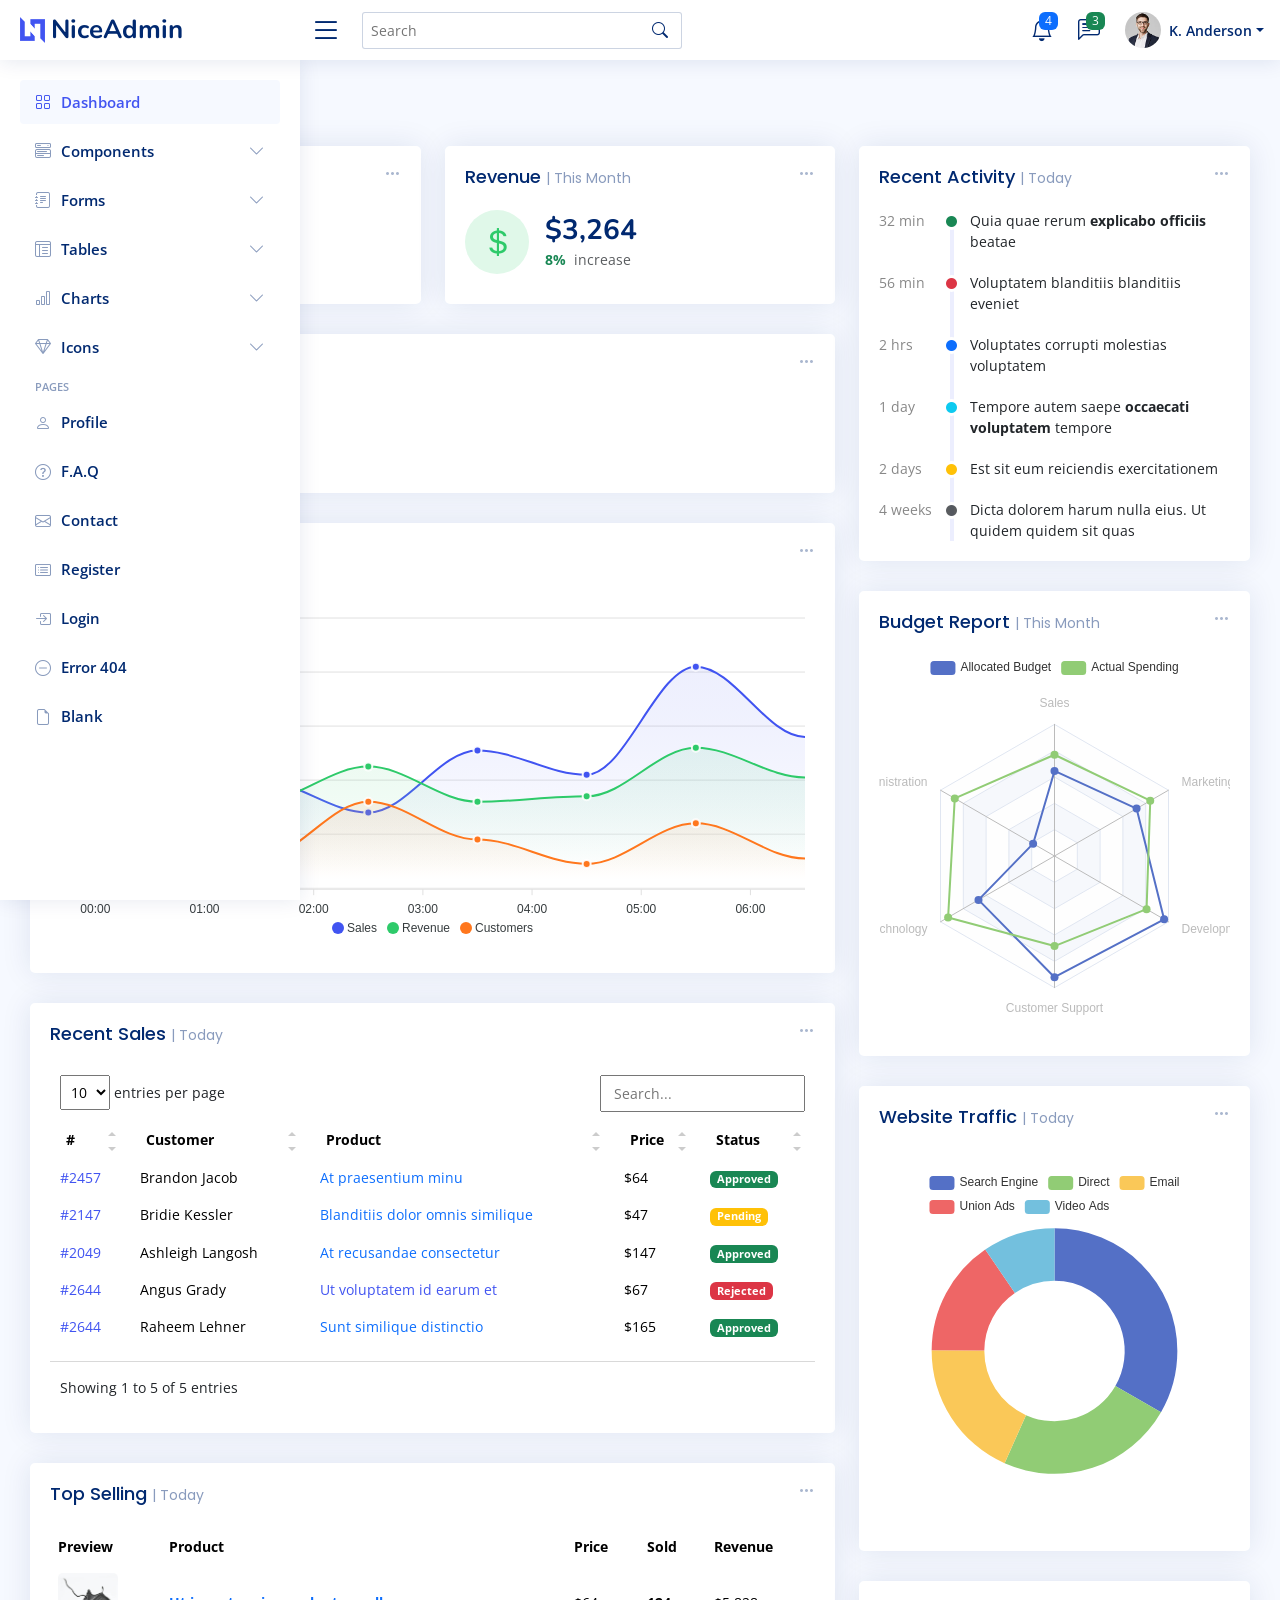
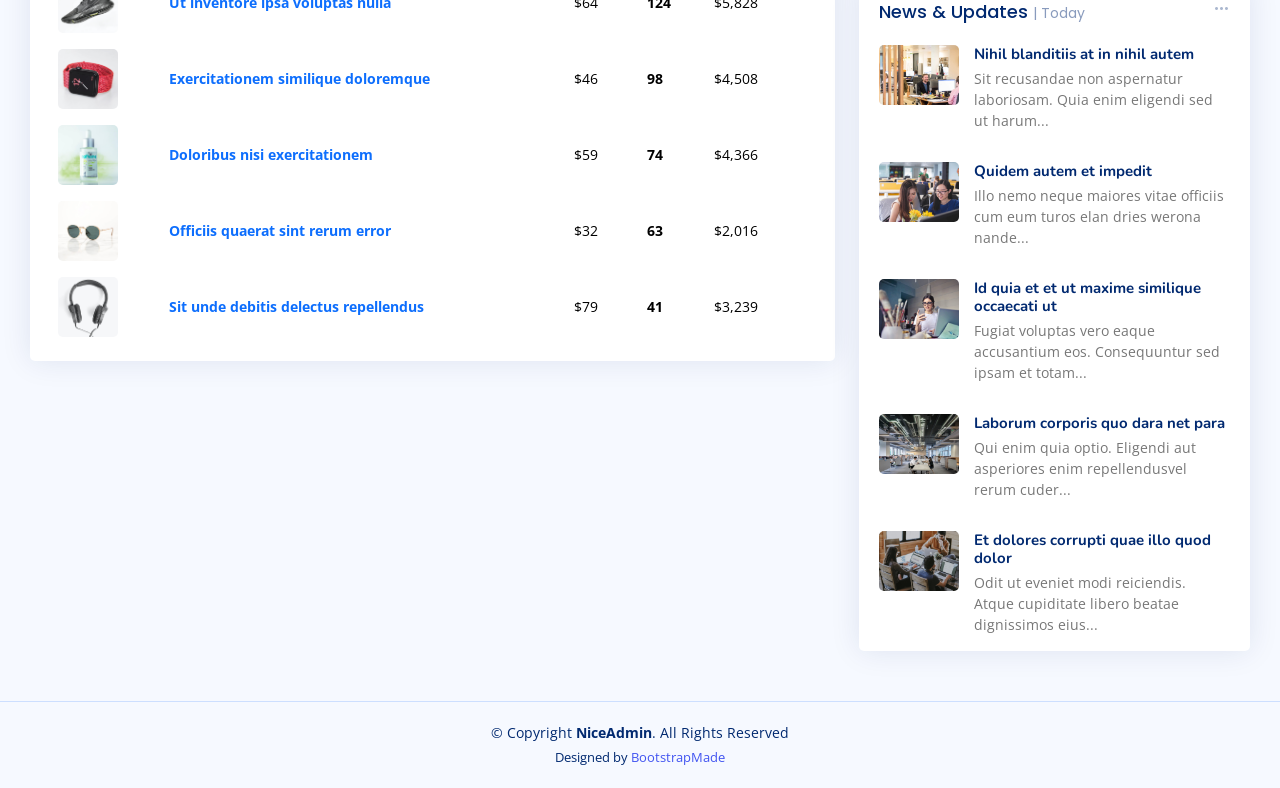
<file: public/asset/NiceAdmin/index.html>
<!DOCTYPE html>
<html lang="en">

<head>
  <meta charset="utf-8">
  <meta content="width=device-width, initial-scale=1.0" name="viewport">

  <title>Dashboard - NiceAdmin Bootstrap Template</title>
  <meta content="" name="description">
  <meta content="" name="keywords">

  <!-- Favicons -->
  <link href="assets/img/favicon.png" rel="icon">
  <link href="assets/img/apple-touch-icon.png" rel="apple-touch-icon">

  <!-- Google Fonts -->
  <link href="https://fonts.gstatic.com" rel="preconnect">
  <link href="https://fonts.googleapis.com/css?family=Open+Sans:300,300i,400,400i,600,600i,700,700i|Nunito:300,300i,400,400i,600,600i,700,700i|Poppins:300,300i,400,400i,500,500i,600,600i,700,700i" rel="stylesheet">

  <!-- Vendor CSS Files -->
  <link href="assets/vendor/bootstrap/css/bootstrap.min.css" rel="stylesheet">
  <link href="assets/vendor/bootstrap-icons/bootstrap-icons.css" rel="stylesheet">
  <link href="assets/vendor/boxicons/css/boxicons.min.css" rel="stylesheet">
  <link href="assets/vendor/quill/quill.snow.css" rel="stylesheet">
  <link href="assets/vendor/quill/quill.bubble.css" rel="stylesheet">
  <link href="assets/vendor/remixicon/remixicon.css" rel="stylesheet">
  <link href="assets/vendor/simple-datatables/style.css" rel="stylesheet">

  <!-- Template Main CSS File -->
  <link href="assets/css/style.css" rel="stylesheet">

  <!-- =======================================================
  * Template Name: NiceAdmin
  * Updated: Sep 18 2023 with Bootstrap v5.3.2
  * Template URL: https://bootstrapmade.com/nice-admin-bootstrap-admin-html-template/
  * Author: BootstrapMade.com
  * License: https://bootstrapmade.com/license/
  ======================================================== -->
</head>

<body>

  <!-- ======= Header ======= -->
  <header id="header" class="header fixed-top d-flex align-items-center">

    <div class="d-flex align-items-center justify-content-between">
      <a href="index.html" class="logo d-flex align-items-center">
        <img src="assets/img/logo.png" alt="">
        <span class="d-none d-lg-block">NiceAdmin</span>
      </a>
      <i class="bi bi-list toggle-sidebar-btn"></i>
    </div><!-- End Logo -->

    <div class="search-bar">
      <form class="search-form d-flex align-items-center" method="POST" action="#">
        <input type="text" name="query" placeholder="Search" title="Enter search keyword">
        <button type="submit" title="Search"><i class="bi bi-search"></i></button>
      </form>
    </div><!-- End Search Bar -->

    <nav class="header-nav ms-auto">
      <ul class="d-flex align-items-center">

        <li class="nav-item d-block d-lg-none">
          <a class="nav-link nav-icon search-bar-toggle " href="#">
            <i class="bi bi-search"></i>
          </a>
        </li><!-- End Search Icon-->

        <li class="nav-item dropdown">

          <a class="nav-link nav-icon" href="#" data-bs-toggle="dropdown">
            <i class="bi bi-bell"></i>
            <span class="badge bg-primary badge-number">4</span>
          </a><!-- End Notification Icon -->

          <ul class="dropdown-menu dropdown-menu-end dropdown-menu-arrow notifications">
            <li class="dropdown-header">
              You have 4 new notifications
              <a href="#"><span class="badge rounded-pill bg-primary p-2 ms-2">View all</span></a>
            </li>
            <li>
              <hr class="dropdown-divider">
            </li>

            <li class="notification-item">
              <i class="bi bi-exclamation-circle text-warning"></i>
              <div>
                <h4>Lorem Ipsum</h4>
                <p>Quae dolorem earum veritatis oditseno</p>
                <p>30 min. ago</p>
              </div>
            </li>

            <li>
              <hr class="dropdown-divider">
            </li>

            <li class="notification-item">
              <i class="bi bi-x-circle text-danger"></i>
              <div>
                <h4>Atque rerum nesciunt</h4>
                <p>Quae dolorem earum veritatis oditseno</p>
                <p>1 hr. ago</p>
              </div>
            </li>

            <li>
              <hr class="dropdown-divider">
            </li>

            <li class="notification-item">
              <i class="bi bi-check-circle text-success"></i>
              <div>
                <h4>Sit rerum fuga</h4>
                <p>Quae dolorem earum veritatis oditseno</p>
                <p>2 hrs. ago</p>
              </div>
            </li>

            <li>
              <hr class="dropdown-divider">
            </li>

            <li class="notification-item">
              <i class="bi bi-info-circle text-primary"></i>
              <div>
                <h4>Dicta reprehenderit</h4>
                <p>Quae dolorem earum veritatis oditseno</p>
                <p>4 hrs. ago</p>
              </div>
            </li>

            <li>
              <hr class="dropdown-divider">
            </li>
            <li class="dropdown-footer">
              <a href="#">Show all notifications</a>
            </li>

          </ul><!-- End Notification Dropdown Items -->

        </li><!-- End Notification Nav -->

        <li class="nav-item dropdown">

          <a class="nav-link nav-icon" href="#" data-bs-toggle="dropdown">
            <i class="bi bi-chat-left-text"></i>
            <span class="badge bg-success badge-number">3</span>
          </a><!-- End Messages Icon -->

          <ul class="dropdown-menu dropdown-menu-end dropdown-menu-arrow messages">
            <li class="dropdown-header">
              You have 3 new messages
              <a href="#"><span class="badge rounded-pill bg-primary p-2 ms-2">View all</span></a>
            </li>
            <li>
              <hr class="dropdown-divider">
            </li>

            <li class="message-item">
              <a href="#">
                <img src="assets/img/messages-1.jpg" alt="" class="rounded-circle">
                <div>
                  <h4>Maria Hudson</h4>
                  <p>Velit asperiores et ducimus soluta repudiandae labore officia est ut...</p>
                  <p>4 hrs. ago</p>
                </div>
              </a>
            </li>
            <li>
              <hr class="dropdown-divider">
            </li>

            <li class="message-item">
              <a href="#">
                <img src="assets/img/messages-2.jpg" alt="" class="rounded-circle">
                <div>
                  <h4>Anna Nelson</h4>
                  <p>Velit asperiores et ducimus soluta repudiandae labore officia est ut...</p>
                  <p>6 hrs. ago</p>
                </div>
              </a>
            </li>
            <li>
              <hr class="dropdown-divider">
            </li>

            <li class="message-item">
              <a href="#">
                <img src="assets/img/messages-3.jpg" alt="" class="rounded-circle">
                <div>
                  <h4>David Muldon</h4>
                  <p>Velit asperiores et ducimus soluta repudiandae labore officia est ut...</p>
                  <p>8 hrs. ago</p>
                </div>
              </a>
            </li>
            <li>
              <hr class="dropdown-divider">
            </li>

            <li class="dropdown-footer">
              <a href="#">Show all messages</a>
            </li>

          </ul><!-- End Messages Dropdown Items -->

        </li><!-- End Messages Nav -->

        <li class="nav-item dropdown pe-3">

          <a class="nav-link nav-profile d-flex align-items-center pe-0" href="#" data-bs-toggle="dropdown">
            <img src="assets/img/profile-img.jpg" alt="Profile" class="rounded-circle">
            <span class="d-none d-md-block dropdown-toggle ps-2">K. Anderson</span>
          </a><!-- End Profile Iamge Icon -->

          <ul class="dropdown-menu dropdown-menu-end dropdown-menu-arrow profile">
            <li class="dropdown-header">
              <h6>Kevin Anderson</h6>
              <span>Web Designer</span>
            </li>
            <li>
              <hr class="dropdown-divider">
            </li>

            <li>
              <a class="dropdown-item d-flex align-items-center" href="users-profile.html">
                <i class="bi bi-person"></i>
                <span>My Profile</span>
              </a>
            </li>
            <li>
              <hr class="dropdown-divider">
            </li>

            <li>
              <a class="dropdown-item d-flex align-items-center" href="users-profile.html">
                <i class="bi bi-gear"></i>
                <span>Account Settings</span>
              </a>
            </li>
            <li>
              <hr class="dropdown-divider">
            </li>

            <li>
              <a class="dropdown-item d-flex align-items-center" href="pages-faq.html">
                <i class="bi bi-question-circle"></i>
                <span>Need Help?</span>
              </a>
            </li>
            <li>
              <hr class="dropdown-divider">
            </li>

            <li>
              <a class="dropdown-item d-flex align-items-center" href="#">
                <i class="bi bi-box-arrow-right"></i>
                <span>Sign Out</span>
              </a>
            </li>

          </ul><!-- End Profile Dropdown Items -->
        </li><!-- End Profile Nav -->

      </ul>
    </nav><!-- End Icons Navigation -->

  </header><!-- End Header -->

  <!-- ======= Sidebar ======= -->
  <aside id="sidebar" class="sidebar">

    <ul class="sidebar-nav" id="sidebar-nav">

      <li class="nav-item">
        <a class="nav-link " href="index.html">
          <i class="bi bi-grid"></i>
          <span>Dashboard</span>
        </a>
      </li><!-- End Dashboard Nav -->

      <li class="nav-item">
        <a class="nav-link collapsed" data-bs-target="#components-nav" data-bs-toggle="collapse" href="#">
          <i class="bi bi-menu-button-wide"></i><span>Components</span><i class="bi bi-chevron-down ms-auto"></i>
        </a>
        <ul id="components-nav" class="nav-content collapse " data-bs-parent="#sidebar-nav">
          <li>
            <a href="components-alerts.html">
              <i class="bi bi-circle"></i><span>Alerts</span>
            </a>
          </li>
          <li>
            <a href="components-accordion.html">
              <i class="bi bi-circle"></i><span>Accordion</span>
            </a>
          </li>
          <li>
            <a href="components-badges.html">
              <i class="bi bi-circle"></i><span>Badges</span>
            </a>
          </li>
          <li>
            <a href="components-breadcrumbs.html">
              <i class="bi bi-circle"></i><span>Breadcrumbs</span>
            </a>
          </li>
          <li>
            <a href="components-buttons.html">
              <i class="bi bi-circle"></i><span>Buttons</span>
            </a>
          </li>
          <li>
            <a href="components-cards.html">
              <i class="bi bi-circle"></i><span>Cards</span>
            </a>
          </li>
          <li>
            <a href="components-carousel.html">
              <i class="bi bi-circle"></i><span>Carousel</span>
            </a>
          </li>
          <li>
            <a href="components-list-group.html">
              <i class="bi bi-circle"></i><span>List group</span>
            </a>
          </li>
          <li>
            <a href="components-modal.html">
              <i class="bi bi-circle"></i><span>Modal</span>
            </a>
          </li>
          <li>
            <a href="components-tabs.html">
              <i class="bi bi-circle"></i><span>Tabs</span>
            </a>
          </li>
          <li>
            <a href="components-pagination.html">
              <i class="bi bi-circle"></i><span>Pagination</span>
            </a>
          </li>
          <li>
            <a href="components-progress.html">
              <i class="bi bi-circle"></i><span>Progress</span>
            </a>
          </li>
          <li>
            <a href="components-spinners.html">
              <i class="bi bi-circle"></i><span>Spinners</span>
            </a>
          </li>
          <li>
            <a href="components-tooltips.html">
              <i class="bi bi-circle"></i><span>Tooltips</span>
            </a>
          </li>
        </ul>
      </li><!-- End Components Nav -->

      <li class="nav-item">
        <a class="nav-link collapsed" data-bs-target="#forms-nav" data-bs-toggle="collapse" href="#">
          <i class="bi bi-journal-text"></i><span>Forms</span><i class="bi bi-chevron-down ms-auto"></i>
        </a>
        <ul id="forms-nav" class="nav-content collapse " data-bs-parent="#sidebar-nav">
          <li>
            <a href="forms-elements.html">
              <i class="bi bi-circle"></i><span>Form Elements</span>
            </a>
          </li>
          <li>
            <a href="forms-layouts.html">
              <i class="bi bi-circle"></i><span>Form Layouts</span>
            </a>
          </li>
          <li>
            <a href="forms-editors.html">
              <i class="bi bi-circle"></i><span>Form Editors</span>
            </a>
          </li>
          <li>
            <a href="forms-validation.html">
              <i class="bi bi-circle"></i><span>Form Validation</span>
            </a>
          </li>
        </ul>
      </li><!-- End Forms Nav -->

      <li class="nav-item">
        <a class="nav-link collapsed" data-bs-target="#tables-nav" data-bs-toggle="collapse" href="#">
          <i class="bi bi-layout-text-window-reverse"></i><span>Tables</span><i class="bi bi-chevron-down ms-auto"></i>
        </a>
        <ul id="tables-nav" class="nav-content collapse " data-bs-parent="#sidebar-nav">
          <li>
            <a href="tables-general.html">
              <i class="bi bi-circle"></i><span>General Tables</span>
            </a>
          </li>
          <li>
            <a href="tables-data.html">
              <i class="bi bi-circle"></i><span>Data Tables</span>
            </a>
          </li>
        </ul>
      </li><!-- End Tables Nav -->

      <li class="nav-item">
        <a class="nav-link collapsed" data-bs-target="#charts-nav" data-bs-toggle="collapse" href="#">
          <i class="bi bi-bar-chart"></i><span>Charts</span><i class="bi bi-chevron-down ms-auto"></i>
        </a>
        <ul id="charts-nav" class="nav-content collapse " data-bs-parent="#sidebar-nav">
          <li>
            <a href="charts-chartjs.html">
              <i class="bi bi-circle"></i><span>Chart.js</span>
            </a>
          </li>
          <li>
            <a href="charts-apexcharts.html">
              <i class="bi bi-circle"></i><span>ApexCharts</span>
            </a>
          </li>
          <li>
            <a href="charts-echarts.html">
              <i class="bi bi-circle"></i><span>ECharts</span>
            </a>
          </li>
        </ul>
      </li><!-- End Charts Nav -->

      <li class="nav-item">
        <a class="nav-link collapsed" data-bs-target="#icons-nav" data-bs-toggle="collapse" href="#">
          <i class="bi bi-gem"></i><span>Icons</span><i class="bi bi-chevron-down ms-auto"></i>
        </a>
        <ul id="icons-nav" class="nav-content collapse " data-bs-parent="#sidebar-nav">
          <li>
            <a href="icons-bootstrap.html">
              <i class="bi bi-circle"></i><span>Bootstrap Icons</span>
            </a>
          </li>
          <li>
            <a href="icons-remix.html">
              <i class="bi bi-circle"></i><span>Remix Icons</span>
            </a>
          </li>
          <li>
            <a href="icons-boxicons.html">
              <i class="bi bi-circle"></i><span>Boxicons</span>
            </a>
          </li>
        </ul>
      </li><!-- End Icons Nav -->

      <li class="nav-heading">Pages</li>

      <li class="nav-item">
        <a class="nav-link collapsed" href="users-profile.html">
          <i class="bi bi-person"></i>
          <span>Profile</span>
        </a>
      </li><!-- End Profile Page Nav -->

      <li class="nav-item">
        <a class="nav-link collapsed" href="pages-faq.html">
          <i class="bi bi-question-circle"></i>
          <span>F.A.Q</span>
        </a>
      </li><!-- End F.A.Q Page Nav -->

      <li class="nav-item">
        <a class="nav-link collapsed" href="pages-contact.html">
          <i class="bi bi-envelope"></i>
          <span>Contact</span>
        </a>
      </li><!-- End Contact Page Nav -->

      <li class="nav-item">
        <a class="nav-link collapsed" href="pages-register.html">
          <i class="bi bi-card-list"></i>
          <span>Register</span>
        </a>
      </li><!-- End Register Page Nav -->

      <li class="nav-item">
        <a class="nav-link collapsed" href="pages-login.html">
          <i class="bi bi-box-arrow-in-right"></i>
          <span>Login</span>
        </a>
      </li><!-- End Login Page Nav -->

      <li class="nav-item">
        <a class="nav-link collapsed" href="pages-error-404.html">
          <i class="bi bi-dash-circle"></i>
          <span>Error 404</span>
        </a>
      </li><!-- End Error 404 Page Nav -->

      <li class="nav-item">
        <a class="nav-link collapsed" href="pages-blank.html">
          <i class="bi bi-file-earmark"></i>
          <span>Blank</span>
        </a>
      </li><!-- End Blank Page Nav -->

    </ul>

  </aside><!-- End Sidebar-->

  <main id="main" class="main">

    <div class="pagetitle">
      <h1>Dashboard</h1>
      <nav>
        <ol class="breadcrumb">
          <li class="breadcrumb-item"><a href="index.html">Home</a></li>
          <li class="breadcrumb-item active">Dashboard</li>
        </ol>
      </nav>
    </div><!-- End Page Title -->

    <section class="section dashboard">
      <div class="row">

        <!-- Left side columns -->
        <div class="col-lg-8">
          <div class="row">

            <!-- Sales Card -->
            <div class="col-xxl-4 col-md-6">
              <div class="card info-card sales-card">

                <div class="filter">
                  <a class="icon" href="#" data-bs-toggle="dropdown"><i class="bi bi-three-dots"></i></a>
                  <ul class="dropdown-menu dropdown-menu-end dropdown-menu-arrow">
                    <li class="dropdown-header text-start">
                      <h6>Filter</h6>
                    </li>

                    <li><a class="dropdown-item" href="#">Today</a></li>
                    <li><a class="dropdown-item" href="#">This Month</a></li>
                    <li><a class="dropdown-item" href="#">This Year</a></li>
                  </ul>
                </div>

                <div class="card-body">
                  <h5 class="card-title">Sales <span>| Today</span></h5>

                  <div class="d-flex align-items-center">
                    <div class="card-icon rounded-circle d-flex align-items-center justify-content-center">
                      <i class="bi bi-cart"></i>
                    </div>
                    <div class="ps-3">
                      <h6>145</h6>
                      <span class="text-success small pt-1 fw-bold">12%</span> <span class="text-muted small pt-2 ps-1">increase</span>

                    </div>
                  </div>
                </div>

              </div>
            </div><!-- End Sales Card -->

            <!-- Revenue Card -->
            <div class="col-xxl-4 col-md-6">
              <div class="card info-card revenue-card">

                <div class="filter">
                  <a class="icon" href="#" data-bs-toggle="dropdown"><i class="bi bi-three-dots"></i></a>
                  <ul class="dropdown-menu dropdown-menu-end dropdown-menu-arrow">
                    <li class="dropdown-header text-start">
                      <h6>Filter</h6>
                    </li>

                    <li><a class="dropdown-item" href="#">Today</a></li>
                    <li><a class="dropdown-item" href="#">This Month</a></li>
                    <li><a class="dropdown-item" href="#">This Year</a></li>
                  </ul>
                </div>

                <div class="card-body">
                  <h5 class="card-title">Revenue <span>| This Month</span></h5>

                  <div class="d-flex align-items-center">
                    <div class="card-icon rounded-circle d-flex align-items-center justify-content-center">
                      <i class="bi bi-currency-dollar"></i>
                    </div>
                    <div class="ps-3">
                      <h6>$3,264</h6>
                      <span class="text-success small pt-1 fw-bold">8%</span> <span class="text-muted small pt-2 ps-1">increase</span>

                    </div>
                  </div>
                </div>

              </div>
            </div><!-- End Revenue Card -->

            <!-- Customers Card -->
            <div class="col-xxl-4 col-xl-12">

              <div class="card info-card customers-card">

                <div class="filter">
                  <a class="icon" href="#" data-bs-toggle="dropdown"><i class="bi bi-three-dots"></i></a>
                  <ul class="dropdown-menu dropdown-menu-end dropdown-menu-arrow">
                    <li class="dropdown-header text-start">
                      <h6>Filter</h6>
                    </li>

                    <li><a class="dropdown-item" href="#">Today</a></li>
                    <li><a class="dropdown-item" href="#">This Month</a></li>
                    <li><a class="dropdown-item" href="#">This Year</a></li>
                  </ul>
                </div>

                <div class="card-body">
                  <h5 class="card-title">Customers <span>| This Year</span></h5>

                  <div class="d-flex align-items-center">
                    <div class="card-icon rounded-circle d-flex align-items-center justify-content-center">
                      <i class="bi bi-people"></i>
                    </div>
                    <div class="ps-3">
                      <h6>1244</h6>
                      <span class="text-danger small pt-1 fw-bold">12%</span> <span class="text-muted small pt-2 ps-1">decrease</span>

                    </div>
                  </div>

                </div>
              </div>

            </div><!-- End Customers Card -->

            <!-- Reports -->
            <div class="col-12">
              <div class="card">

                <div class="filter">
                  <a class="icon" href="#" data-bs-toggle="dropdown"><i class="bi bi-three-dots"></i></a>
                  <ul class="dropdown-menu dropdown-menu-end dropdown-menu-arrow">
                    <li class="dropdown-header text-start">
                      <h6>Filter</h6>
                    </li>

                    <li><a class="dropdown-item" href="#">Today</a></li>
                    <li><a class="dropdown-item" href="#">This Month</a></li>
                    <li><a class="dropdown-item" href="#">This Year</a></li>
                  </ul>
                </div>

                <div class="card-body">
                  <h5 class="card-title">Reports <span>/Today</span></h5>

                  <!-- Line Chart -->
                  <div id="reportsChart"></div>

                  <script>
                    document.addEventListener("DOMContentLoaded", () => {
                      new ApexCharts(document.querySelector("#reportsChart"), {
                        series: [{
                          name: 'Sales',
                          data: [31, 40, 28, 51, 42, 82, 56],
                        }, {
                          name: 'Revenue',
                          data: [11, 32, 45, 32, 34, 52, 41]
                        }, {
                          name: 'Customers',
                          data: [15, 11, 32, 18, 9, 24, 11]
                        }],
                        chart: {
                          height: 350,
                          type: 'area',
                          toolbar: {
                            show: false
                          },
                        },
                        markers: {
                          size: 4
                        },
                        colors: ['#4154f1', '#2eca6a', '#ff771d'],
                        fill: {
                          type: "gradient",
                          gradient: {
                            shadeIntensity: 1,
                            opacityFrom: 0.3,
                            opacityTo: 0.4,
                            stops: [0, 90, 100]
                          }
                        },
                        dataLabels: {
                          enabled: false
                        },
                        stroke: {
                          curve: 'smooth',
                          width: 2
                        },
                        xaxis: {
                          type: 'datetime',
                          categories: ["2018-09-19T00:00:00.000Z", "2018-09-19T01:30:00.000Z", "2018-09-19T02:30:00.000Z", "2018-09-19T03:30:00.000Z", "2018-09-19T04:30:00.000Z", "2018-09-19T05:30:00.000Z", "2018-09-19T06:30:00.000Z"]
                        },
                        tooltip: {
                          x: {
                            format: 'dd/MM/yy HH:mm'
                          },
                        }
                      }).render();
                    });
                  </script>
                  <!-- End Line Chart -->

                </div>

              </div>
            </div><!-- End Reports -->

            <!-- Recent Sales -->
            <div class="col-12">
              <div class="card recent-sales overflow-auto">

                <div class="filter">
                  <a class="icon" href="#" data-bs-toggle="dropdown"><i class="bi bi-three-dots"></i></a>
                  <ul class="dropdown-menu dropdown-menu-end dropdown-menu-arrow">
                    <li class="dropdown-header text-start">
                      <h6>Filter</h6>
                    </li>

                    <li><a class="dropdown-item" href="#">Today</a></li>
                    <li><a class="dropdown-item" href="#">This Month</a></li>
                    <li><a class="dropdown-item" href="#">This Year</a></li>
                  </ul>
                </div>

                <div class="card-body">
                  <h5 class="card-title">Recent Sales <span>| Today</span></h5>

                  <table class="table table-borderless datatable">
                    <thead>
                      <tr>
                        <th scope="col">#</th>
                        <th scope="col">Customer</th>
                        <th scope="col">Product</th>
                        <th scope="col">Price</th>
                        <th scope="col">Status</th>
                      </tr>
                    </thead>
                    <tbody>
                      <tr>
                        <th scope="row"><a href="#">#2457</a></th>
                        <td>Brandon Jacob</td>
                        <td><a href="#" class="text-primary">At praesentium minu</a></td>
                        <td>$64</td>
                        <td><span class="badge bg-success">Approved</span></td>
                      </tr>
                      <tr>
                        <th scope="row"><a href="#">#2147</a></th>
                        <td>Bridie Kessler</td>
                        <td><a href="#" class="text-primary">Blanditiis dolor omnis similique</a></td>
                        <td>$47</td>
                        <td><span class="badge bg-warning">Pending</span></td>
                      </tr>
                      <tr>
                        <th scope="row"><a href="#">#2049</a></th>
                        <td>Ashleigh Langosh</td>
                        <td><a href="#" class="text-primary">At recusandae consectetur</a></td>
                        <td>$147</td>
                        <td><span class="badge bg-success">Approved</span></td>
                      </tr>
                      <tr>
                        <th scope="row"><a href="#">#2644</a></th>
                        <td>Angus Grady</td>
                        <td><a href="#" class="text-primar">Ut voluptatem id earum et</a></td>
                        <td>$67</td>
                        <td><span class="badge bg-danger">Rejected</span></td>
                      </tr>
                      <tr>
                        <th scope="row"><a href="#">#2644</a></th>
                        <td>Raheem Lehner</td>
                        <td><a href="#" class="text-primary">Sunt similique distinctio</a></td>
                        <td>$165</td>
                        <td><span class="badge bg-success">Approved</span></td>
                      </tr>
                    </tbody>
                  </table>

                </div>

              </div>
            </div><!-- End Recent Sales -->

            <!-- Top Selling -->
            <div class="col-12">
              <div class="card top-selling overflow-auto">

                <div class="filter">
                  <a class="icon" href="#" data-bs-toggle="dropdown"><i class="bi bi-three-dots"></i></a>
                  <ul class="dropdown-menu dropdown-menu-end dropdown-menu-arrow">
                    <li class="dropdown-header text-start">
                      <h6>Filter</h6>
                    </li>

                    <li><a class="dropdown-item" href="#">Today</a></li>
                    <li><a class="dropdown-item" href="#">This Month</a></li>
                    <li><a class="dropdown-item" href="#">This Year</a></li>
                  </ul>
                </div>

                <div class="card-body pb-0">
                  <h5 class="card-title">Top Selling <span>| Today</span></h5>

                  <table class="table table-borderless">
                    <thead>
                      <tr>
                        <th scope="col">Preview</th>
                        <th scope="col">Product</th>
                        <th scope="col">Price</th>
                        <th scope="col">Sold</th>
                        <th scope="col">Revenue</th>
                      </tr>
                    </thead>
                    <tbody>
                      <tr>
                        <th scope="row"><a href="#"><img src="assets/img/product-1.jpg" alt=""></a></th>
                        <td><a href="#" class="text-primary fw-bold">Ut inventore ipsa voluptas nulla</a></td>
                        <td>$64</td>
                        <td class="fw-bold">124</td>
                        <td>$5,828</td>
                      </tr>
                      <tr>
                        <th scope="row"><a href="#"><img src="assets/img/product-2.jpg" alt=""></a></th>
                        <td><a href="#" class="text-primary fw-bold">Exercitationem similique doloremque</a></td>
                        <td>$46</td>
                        <td class="fw-bold">98</td>
                        <td>$4,508</td>
                      </tr>
                      <tr>
                        <th scope="row"><a href="#"><img src="assets/img/product-3.jpg" alt=""></a></th>
                        <td><a href="#" class="text-primary fw-bold">Doloribus nisi exercitationem</a></td>
                        <td>$59</td>
                        <td class="fw-bold">74</td>
                        <td>$4,366</td>
                      </tr>
                      <tr>
                        <th scope="row"><a href="#"><img src="assets/img/product-4.jpg" alt=""></a></th>
                        <td><a href="#" class="text-primary fw-bold">Officiis quaerat sint rerum error</a></td>
                        <td>$32</td>
                        <td class="fw-bold">63</td>
                        <td>$2,016</td>
                      </tr>
                      <tr>
                        <th scope="row"><a href="#"><img src="assets/img/product-5.jpg" alt=""></a></th>
                        <td><a href="#" class="text-primary fw-bold">Sit unde debitis delectus repellendus</a></td>
                        <td>$79</td>
                        <td class="fw-bold">41</td>
                        <td>$3,239</td>
                      </tr>
                    </tbody>
                  </table>

                </div>

              </div>
            </div><!-- End Top Selling -->

          </div>
        </div><!-- End Left side columns -->

        <!-- Right side columns -->
        <div class="col-lg-4">

          <!-- Recent Activity -->
          <div class="card">
            <div class="filter">
              <a class="icon" href="#" data-bs-toggle="dropdown"><i class="bi bi-three-dots"></i></a>
              <ul class="dropdown-menu dropdown-menu-end dropdown-menu-arrow">
                <li class="dropdown-header text-start">
                  <h6>Filter</h6>
                </li>

                <li><a class="dropdown-item" href="#">Today</a></li>
                <li><a class="dropdown-item" href="#">This Month</a></li>
                <li><a class="dropdown-item" href="#">This Year</a></li>
              </ul>
            </div>

            <div class="card-body">
              <h5 class="card-title">Recent Activity <span>| Today</span></h5>

              <div class="activity">

                <div class="activity-item d-flex">
                  <div class="activite-label">32 min</div>
                  <i class='bi bi-circle-fill activity-badge text-success align-self-start'></i>
                  <div class="activity-content">
                    Quia quae rerum <a href="#" class="fw-bold text-dark">explicabo officiis</a> beatae
                  </div>
                </div><!-- End activity item-->

                <div class="activity-item d-flex">
                  <div class="activite-label">56 min</div>
                  <i class='bi bi-circle-fill activity-badge text-danger align-self-start'></i>
                  <div class="activity-content">
                    Voluptatem blanditiis blanditiis eveniet
                  </div>
                </div><!-- End activity item-->

                <div class="activity-item d-flex">
                  <div class="activite-label">2 hrs</div>
                  <i class='bi bi-circle-fill activity-badge text-primary align-self-start'></i>
                  <div class="activity-content">
                    Voluptates corrupti molestias voluptatem
                  </div>
                </div><!-- End activity item-->

                <div class="activity-item d-flex">
                  <div class="activite-label">1 day</div>
                  <i class='bi bi-circle-fill activity-badge text-info align-self-start'></i>
                  <div class="activity-content">
                    Tempore autem saepe <a href="#" class="fw-bold text-dark">occaecati voluptatem</a> tempore
                  </div>
                </div><!-- End activity item-->

                <div class="activity-item d-flex">
                  <div class="activite-label">2 days</div>
                  <i class='bi bi-circle-fill activity-badge text-warning align-self-start'></i>
                  <div class="activity-content">
                    Est sit eum reiciendis exercitationem
                  </div>
                </div><!-- End activity item-->

                <div class="activity-item d-flex">
                  <div class="activite-label">4 weeks</div>
                  <i class='bi bi-circle-fill activity-badge text-muted align-self-start'></i>
                  <div class="activity-content">
                    Dicta dolorem harum nulla eius. Ut quidem quidem sit quas
                  </div>
                </div><!-- End activity item-->

              </div>

            </div>
          </div><!-- End Recent Activity -->

          <!-- Budget Report -->
          <div class="card">
            <div class="filter">
              <a class="icon" href="#" data-bs-toggle="dropdown"><i class="bi bi-three-dots"></i></a>
              <ul class="dropdown-menu dropdown-menu-end dropdown-menu-arrow">
                <li class="dropdown-header text-start">
                  <h6>Filter</h6>
                </li>

                <li><a class="dropdown-item" href="#">Today</a></li>
                <li><a class="dropdown-item" href="#">This Month</a></li>
                <li><a class="dropdown-item" href="#">This Year</a></li>
              </ul>
            </div>

            <div class="card-body pb-0">
              <h5 class="card-title">Budget Report <span>| This Month</span></h5>

              <div id="budgetChart" style="min-height: 400px;" class="echart"></div>

              <script>
                document.addEventListener("DOMContentLoaded", () => {
                  var budgetChart = echarts.init(document.querySelector("#budgetChart")).setOption({
                    legend: {
                      data: ['Allocated Budget', 'Actual Spending']
                    },
                    radar: {
                      // shape: 'circle',
                      indicator: [{
                          name: 'Sales',
                          max: 6500
                        },
                        {
                          name: 'Administration',
                          max: 16000
                        },
                        {
                          name: 'Information Technology',
                          max: 30000
                        },
                        {
                          name: 'Customer Support',
                          max: 38000
                        },
                        {
                          name: 'Development',
                          max: 52000
                        },
                        {
                          name: 'Marketing',
                          max: 25000
                        }
                      ]
                    },
                    series: [{
                      name: 'Budget vs spending',
                      type: 'radar',
                      data: [{
                          value: [4200, 3000, 20000, 35000, 50000, 18000],
                          name: 'Allocated Budget'
                        },
                        {
                          value: [5000, 14000, 28000, 26000, 42000, 21000],
                          name: 'Actual Spending'
                        }
                      ]
                    }]
                  });
                });
              </script>

            </div>
          </div><!-- End Budget Report -->

          <!-- Website Traffic -->
          <div class="card">
            <div class="filter">
              <a class="icon" href="#" data-bs-toggle="dropdown"><i class="bi bi-three-dots"></i></a>
              <ul class="dropdown-menu dropdown-menu-end dropdown-menu-arrow">
                <li class="dropdown-header text-start">
                  <h6>Filter</h6>
                </li>

                <li><a class="dropdown-item" href="#">Today</a></li>
                <li><a class="dropdown-item" href="#">This Month</a></li>
                <li><a class="dropdown-item" href="#">This Year</a></li>
              </ul>
            </div>

            <div class="card-body pb-0">
              <h5 class="card-title">Website Traffic <span>| Today</span></h5>

              <div id="trafficChart" style="min-height: 400px;" class="echart"></div>

              <script>
                document.addEventListener("DOMContentLoaded", () => {
                  echarts.init(document.querySelector("#trafficChart")).setOption({
                    tooltip: {
                      trigger: 'item'
                    },
                    legend: {
                      top: '5%',
                      left: 'center'
                    },
                    series: [{
                      name: 'Access From',
                      type: 'pie',
                      radius: ['40%', '70%'],
                      avoidLabelOverlap: false,
                      label: {
                        show: false,
                        position: 'center'
                      },
                      emphasis: {
                        label: {
                          show: true,
                          fontSize: '18',
                          fontWeight: 'bold'
                        }
                      },
                      labelLine: {
                        show: false
                      },
                      data: [{
                          value: 1048,
                          name: 'Search Engine'
                        },
                        {
                          value: 735,
                          name: 'Direct'
                        },
                        {
                          value: 580,
                          name: 'Email'
                        },
                        {
                          value: 484,
                          name: 'Union Ads'
                        },
                        {
                          value: 300,
                          name: 'Video Ads'
                        }
                      ]
                    }]
                  });
                });
              </script>

            </div>
          </div><!-- End Website Traffic -->

          <!-- News & Updates Traffic -->
          <div class="card">
            <div class="filter">
              <a class="icon" href="#" data-bs-toggle="dropdown"><i class="bi bi-three-dots"></i></a>
              <ul class="dropdown-menu dropdown-menu-end dropdown-menu-arrow">
                <li class="dropdown-header text-start">
                  <h6>Filter</h6>
                </li>

                <li><a class="dropdown-item" href="#">Today</a></li>
                <li><a class="dropdown-item" href="#">This Month</a></li>
                <li><a class="dropdown-item" href="#">This Year</a></li>
              </ul>
            </div>

            <div class="card-body pb-0">
              <h5 class="card-title">News &amp; Updates <span>| Today</span></h5>

              <div class="news">
                <div class="post-item clearfix">
                  <img src="assets/img/news-1.jpg" alt="">
                  <h4><a href="#">Nihil blanditiis at in nihil autem</a></h4>
                  <p>Sit recusandae non aspernatur laboriosam. Quia enim eligendi sed ut harum...</p>
                </div>

                <div class="post-item clearfix">
                  <img src="assets/img/news-2.jpg" alt="">
                  <h4><a href="#">Quidem autem et impedit</a></h4>
                  <p>Illo nemo neque maiores vitae officiis cum eum turos elan dries werona nande...</p>
                </div>

                <div class="post-item clearfix">
                  <img src="assets/img/news-3.jpg" alt="">
                  <h4><a href="#">Id quia et et ut maxime similique occaecati ut</a></h4>
                  <p>Fugiat voluptas vero eaque accusantium eos. Consequuntur sed ipsam et totam...</p>
                </div>

                <div class="post-item clearfix">
                  <img src="assets/img/news-4.jpg" alt="">
                  <h4><a href="#">Laborum corporis quo dara net para</a></h4>
                  <p>Qui enim quia optio. Eligendi aut asperiores enim repellendusvel rerum cuder...</p>
                </div>

                <div class="post-item clearfix">
                  <img src="assets/img/news-5.jpg" alt="">
                  <h4><a href="#">Et dolores corrupti quae illo quod dolor</a></h4>
                  <p>Odit ut eveniet modi reiciendis. Atque cupiditate libero beatae dignissimos eius...</p>
                </div>

              </div><!-- End sidebar recent posts-->

            </div>
          </div><!-- End News & Updates -->

        </div><!-- End Right side columns -->

      </div>
    </section>

  </main><!-- End #main -->

  <!-- ======= Footer ======= -->
  <footer id="footer" class="footer">
    <div class="copyright">
      &copy; Copyright <strong><span>NiceAdmin</span></strong>. All Rights Reserved
    </div>
    <div class="credits">
      <!-- All the links in the footer should remain intact. -->
      <!-- You can delete the links only if you purchased the pro version. -->
      <!-- Licensing information: https://bootstrapmade.com/license/ -->
      <!-- Purchase the pro version with working PHP/AJAX contact form: https://bootstrapmade.com/nice-admin-bootstrap-admin-html-template/ -->
      Designed by <a href="https://bootstrapmade.com/">BootstrapMade</a>
    </div>
  </footer><!-- End Footer -->

  <a href="#" class="back-to-top d-flex align-items-center justify-content-center"><i class="bi bi-arrow-up-short"></i></a>

  <!-- Vendor JS Files -->
  <script src="assets/vendor/apexcharts/apexcharts.min.js"></script>
  <script src="assets/vendor/bootstrap/js/bootstrap.bundle.min.js"></script>
  <script src="assets/vendor/chart.js/chart.umd.js"></script>
  <script src="assets/vendor/echarts/echarts.min.js"></script>
  <script src="assets/vendor/quill/quill.min.js"></script>
  <script src="assets/vendor/simple-datatables/simple-datatables.js"></script>
  <script src="assets/vendor/tinymce/tinymce.min.js"></script>
  <script src="assets/vendor/php-email-form/validate.js"></script>

  <!-- Template Main JS File -->
  <script src="assets/js/main.js"></script>

</body>

</html>
</file>
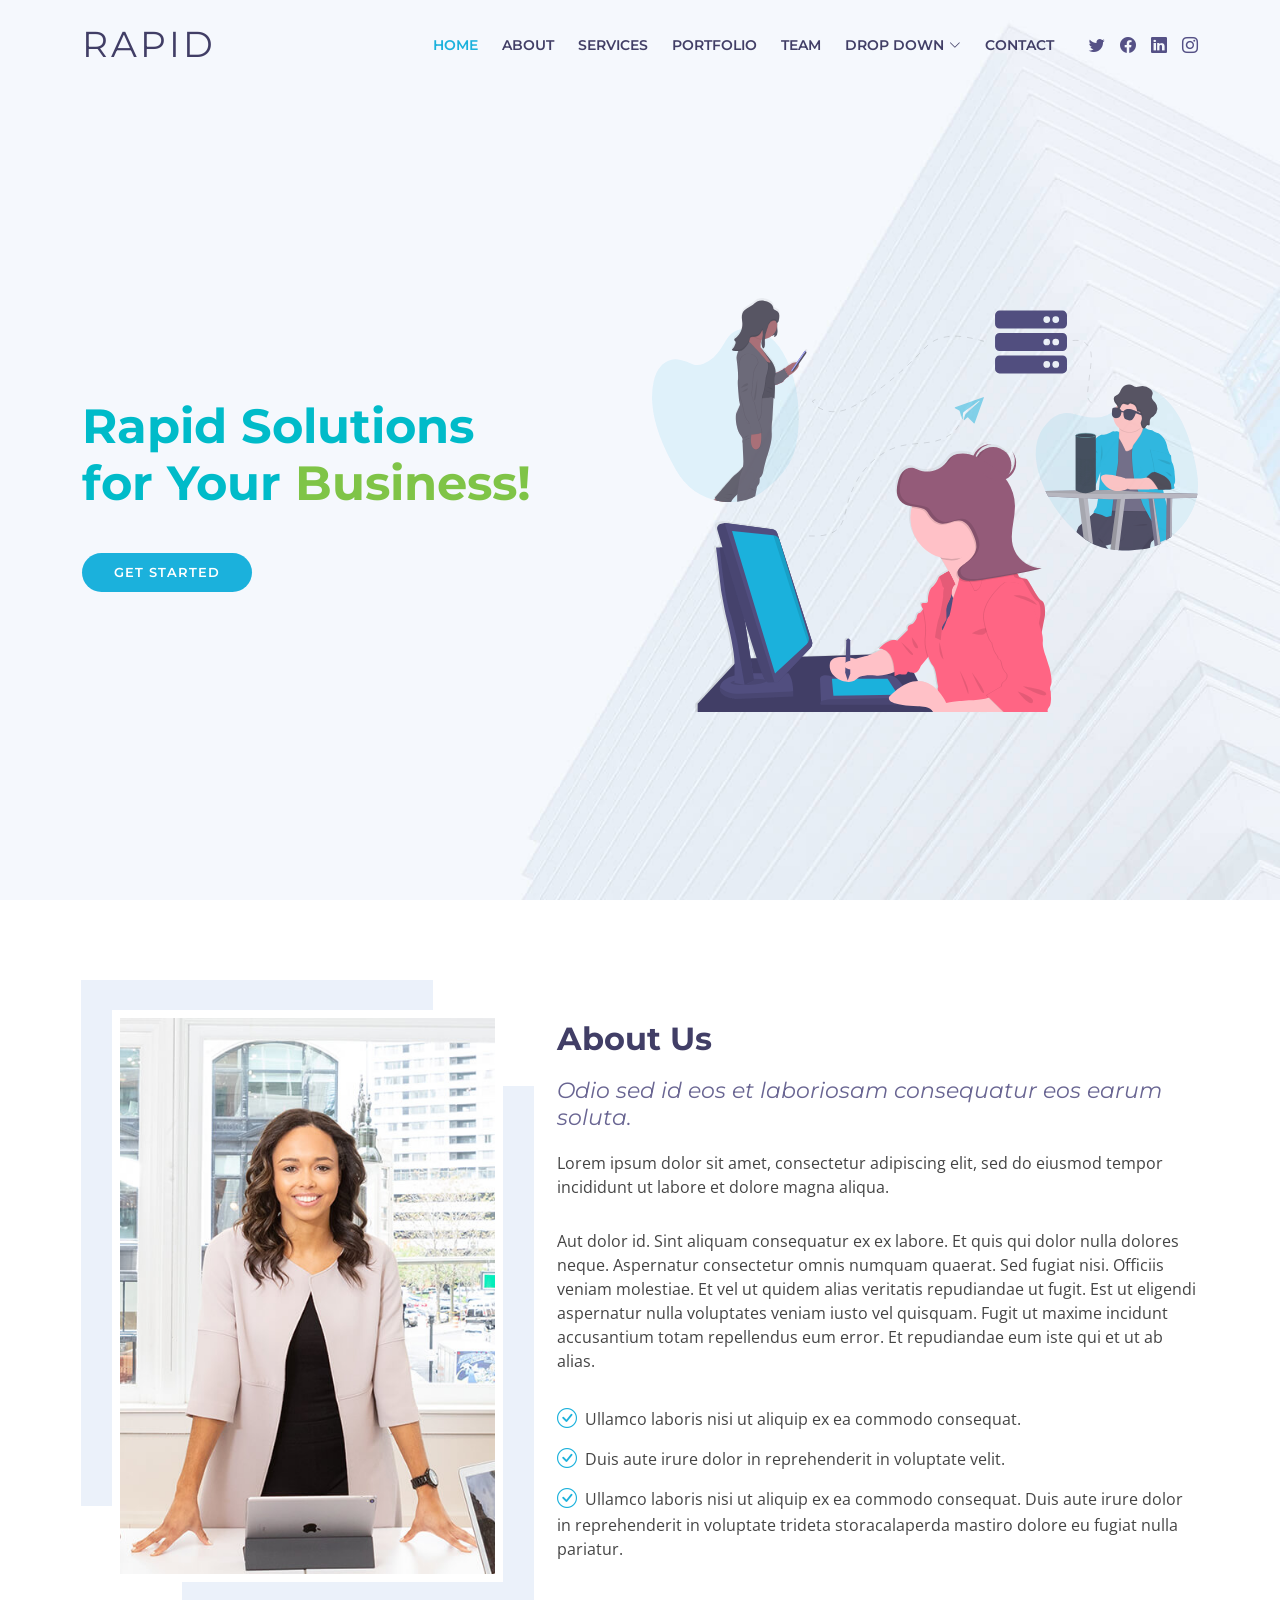
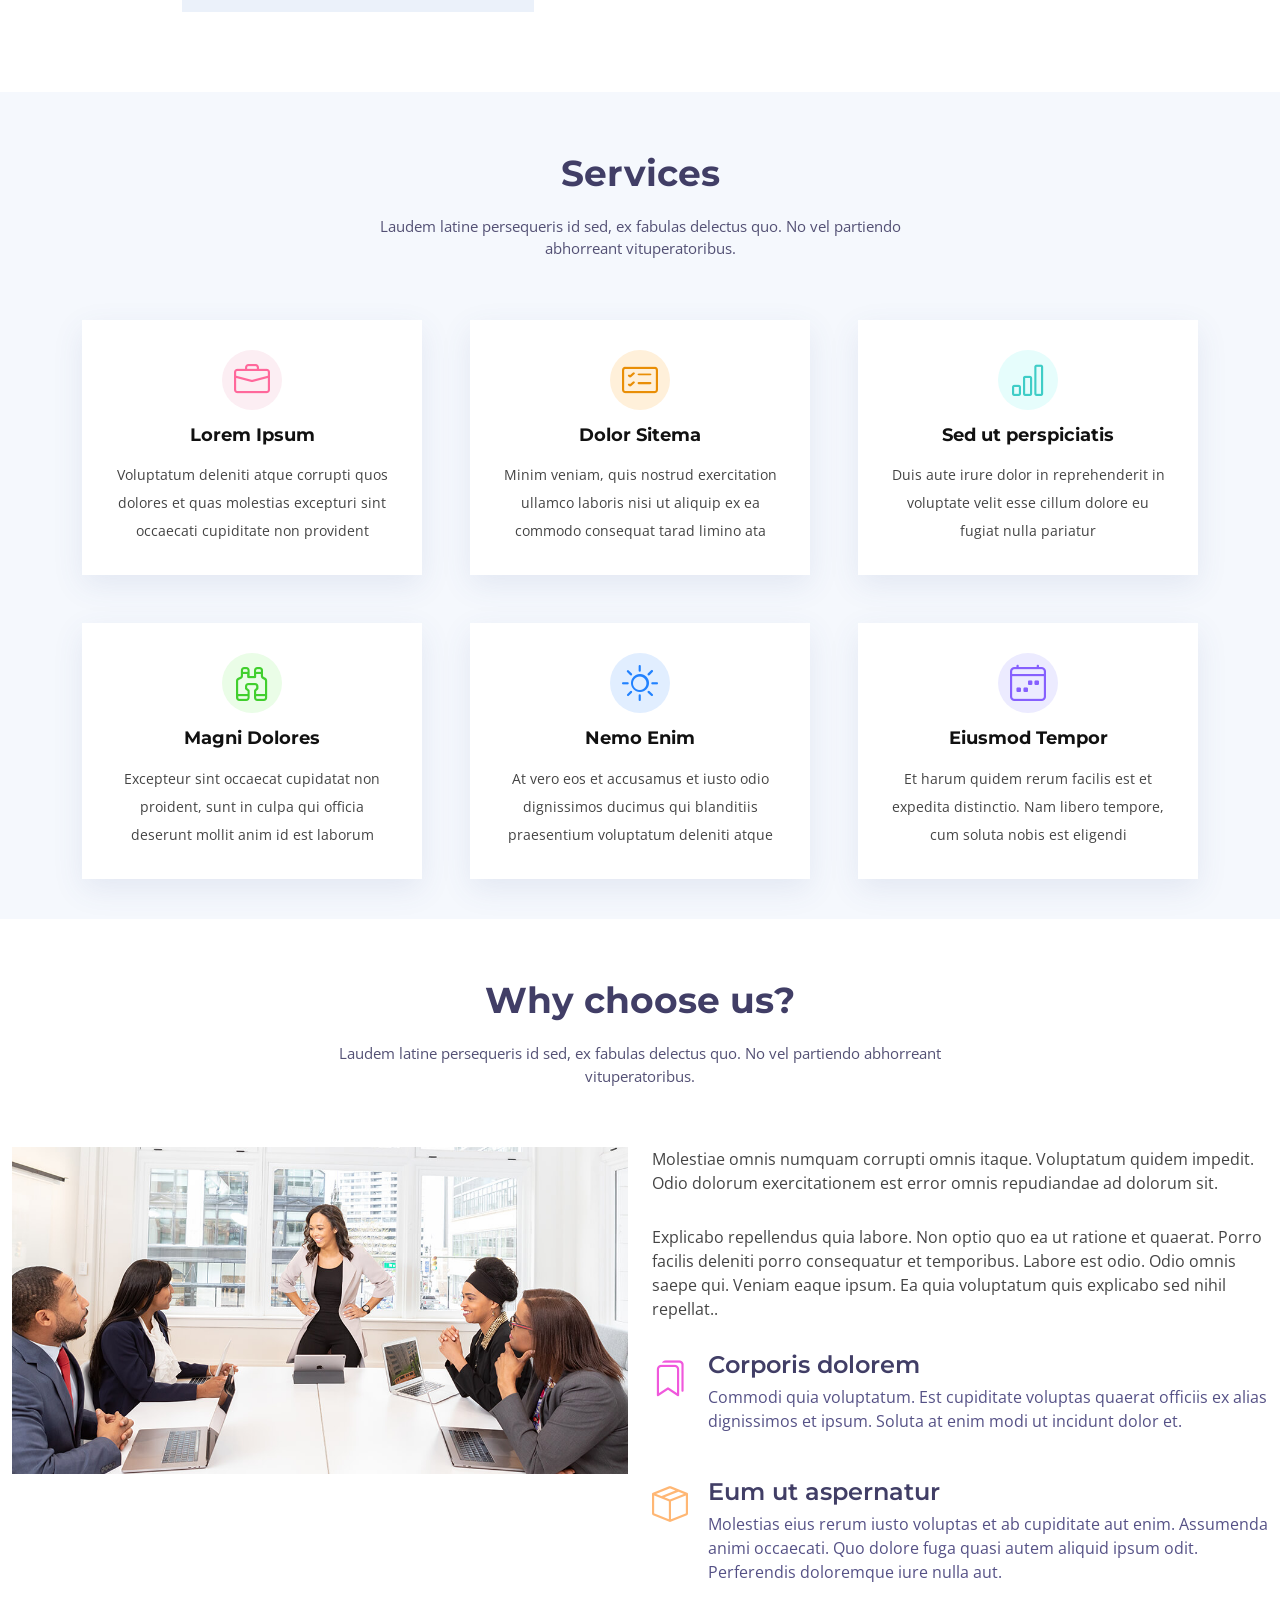
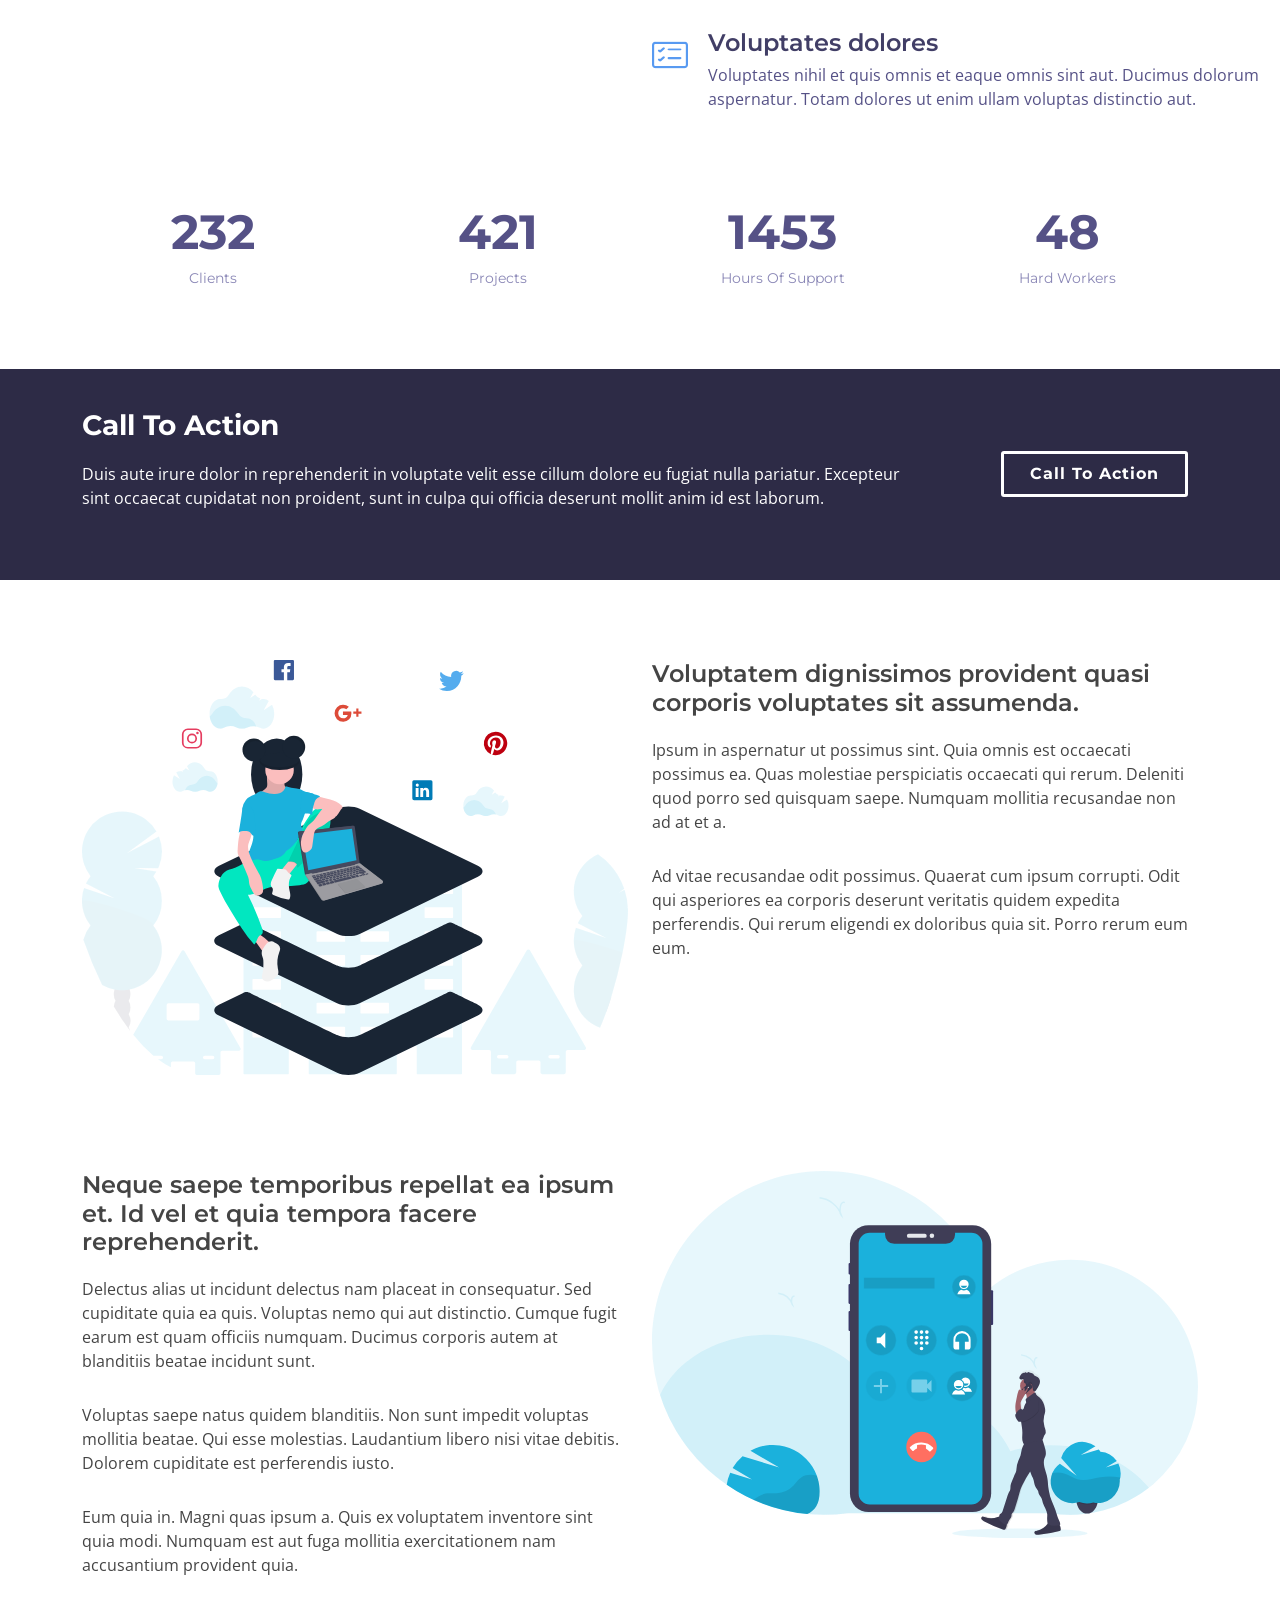
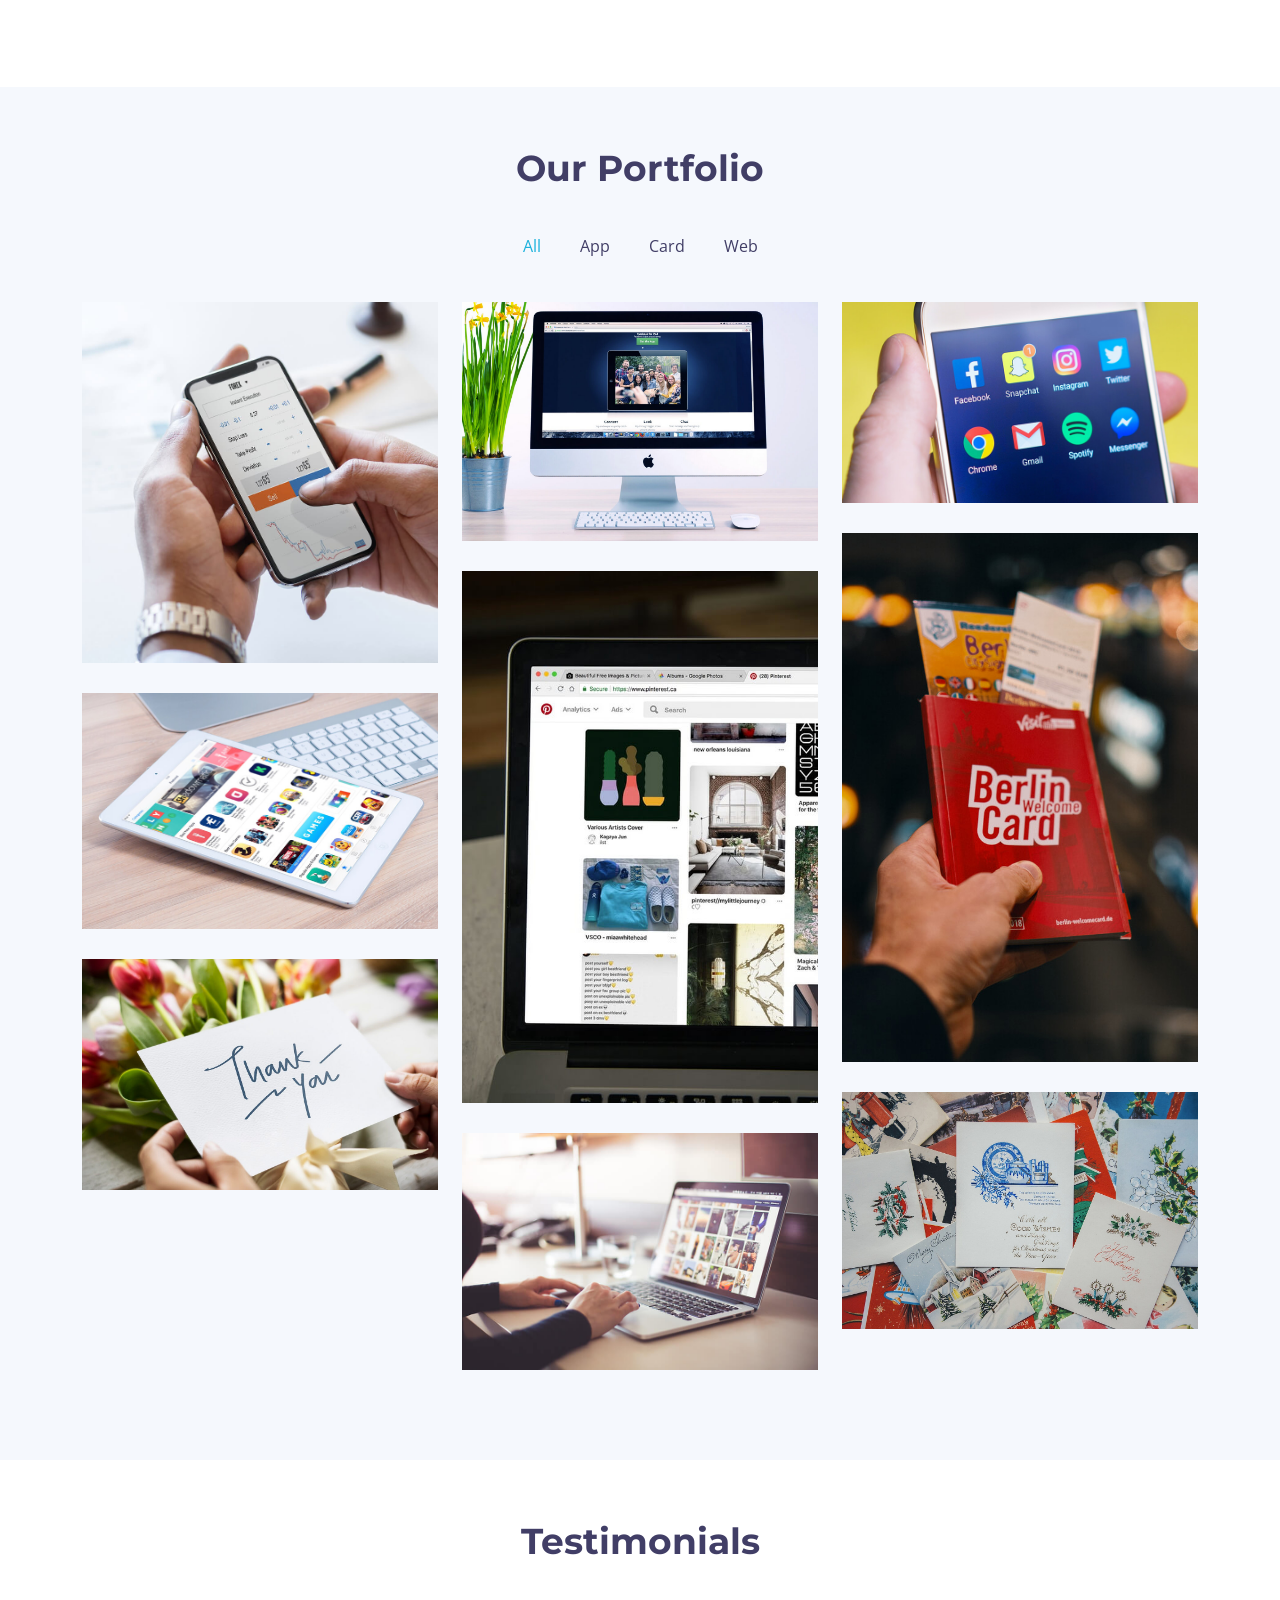
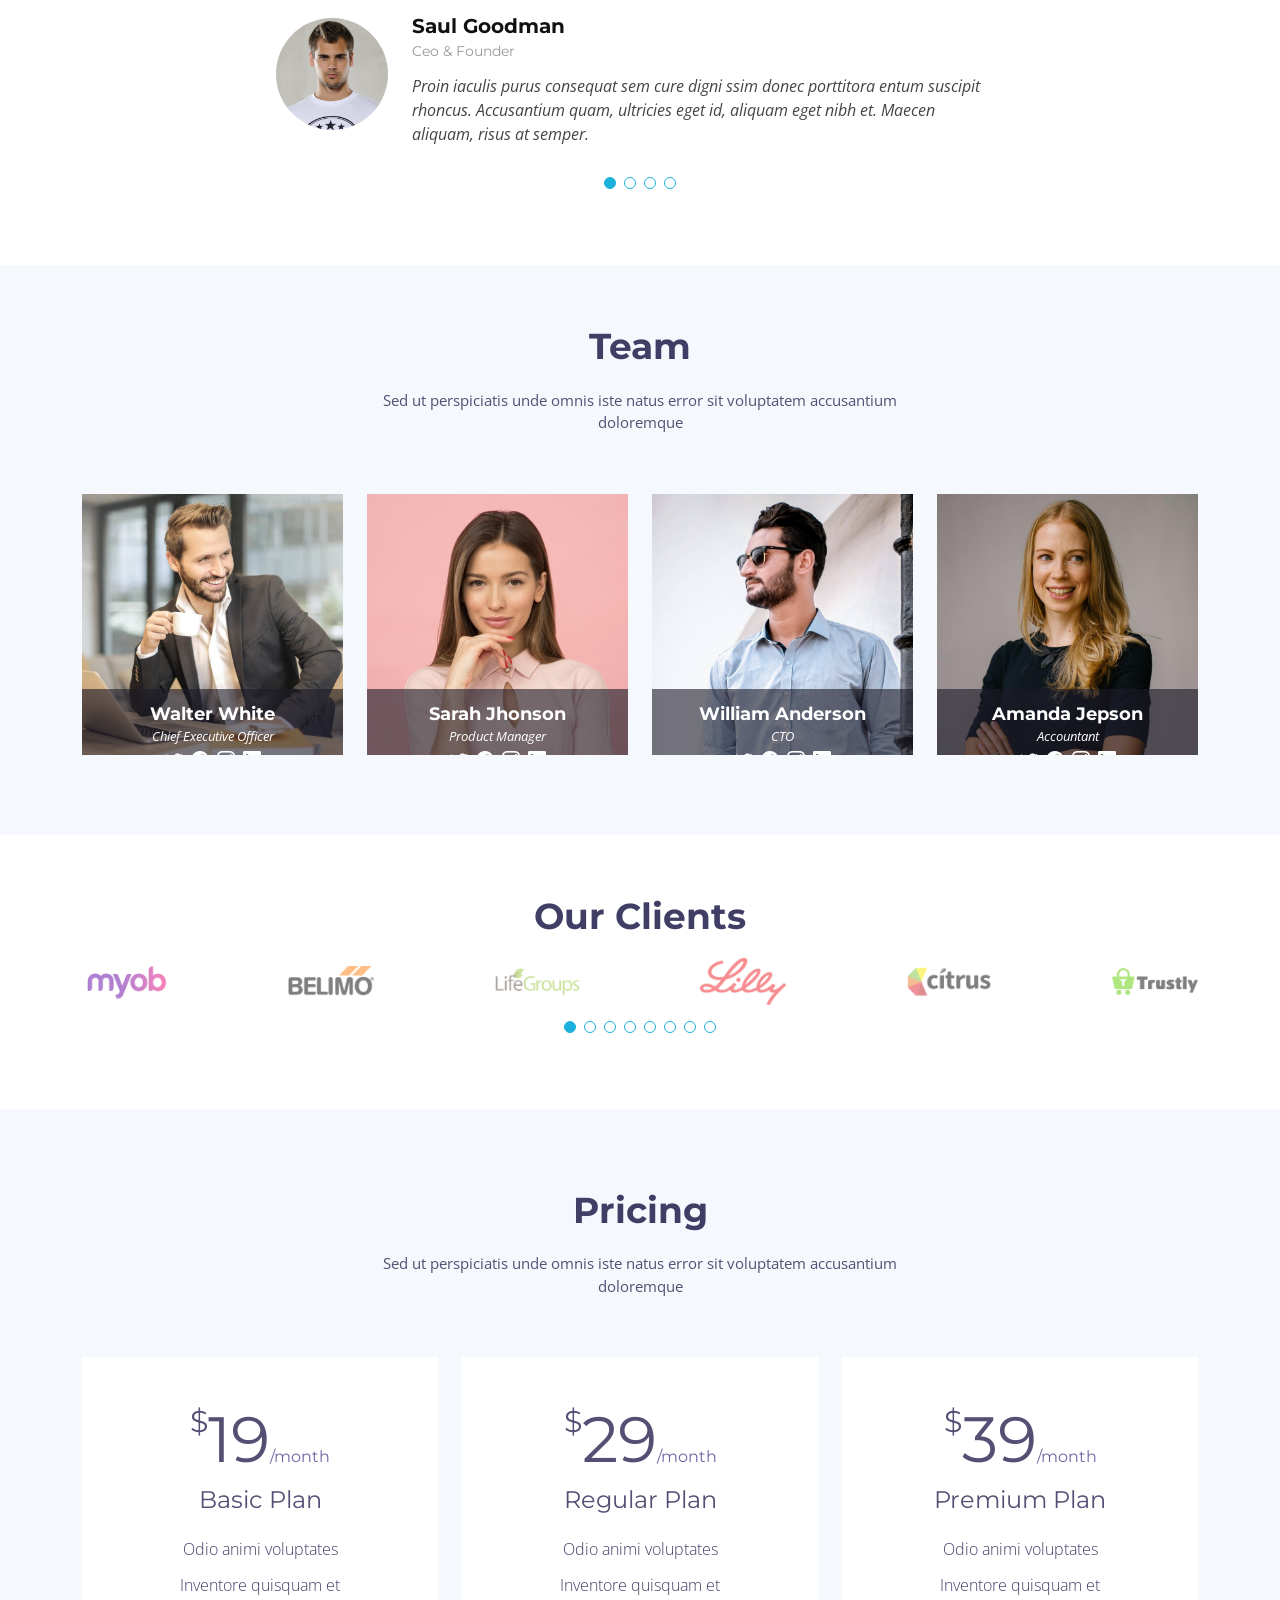
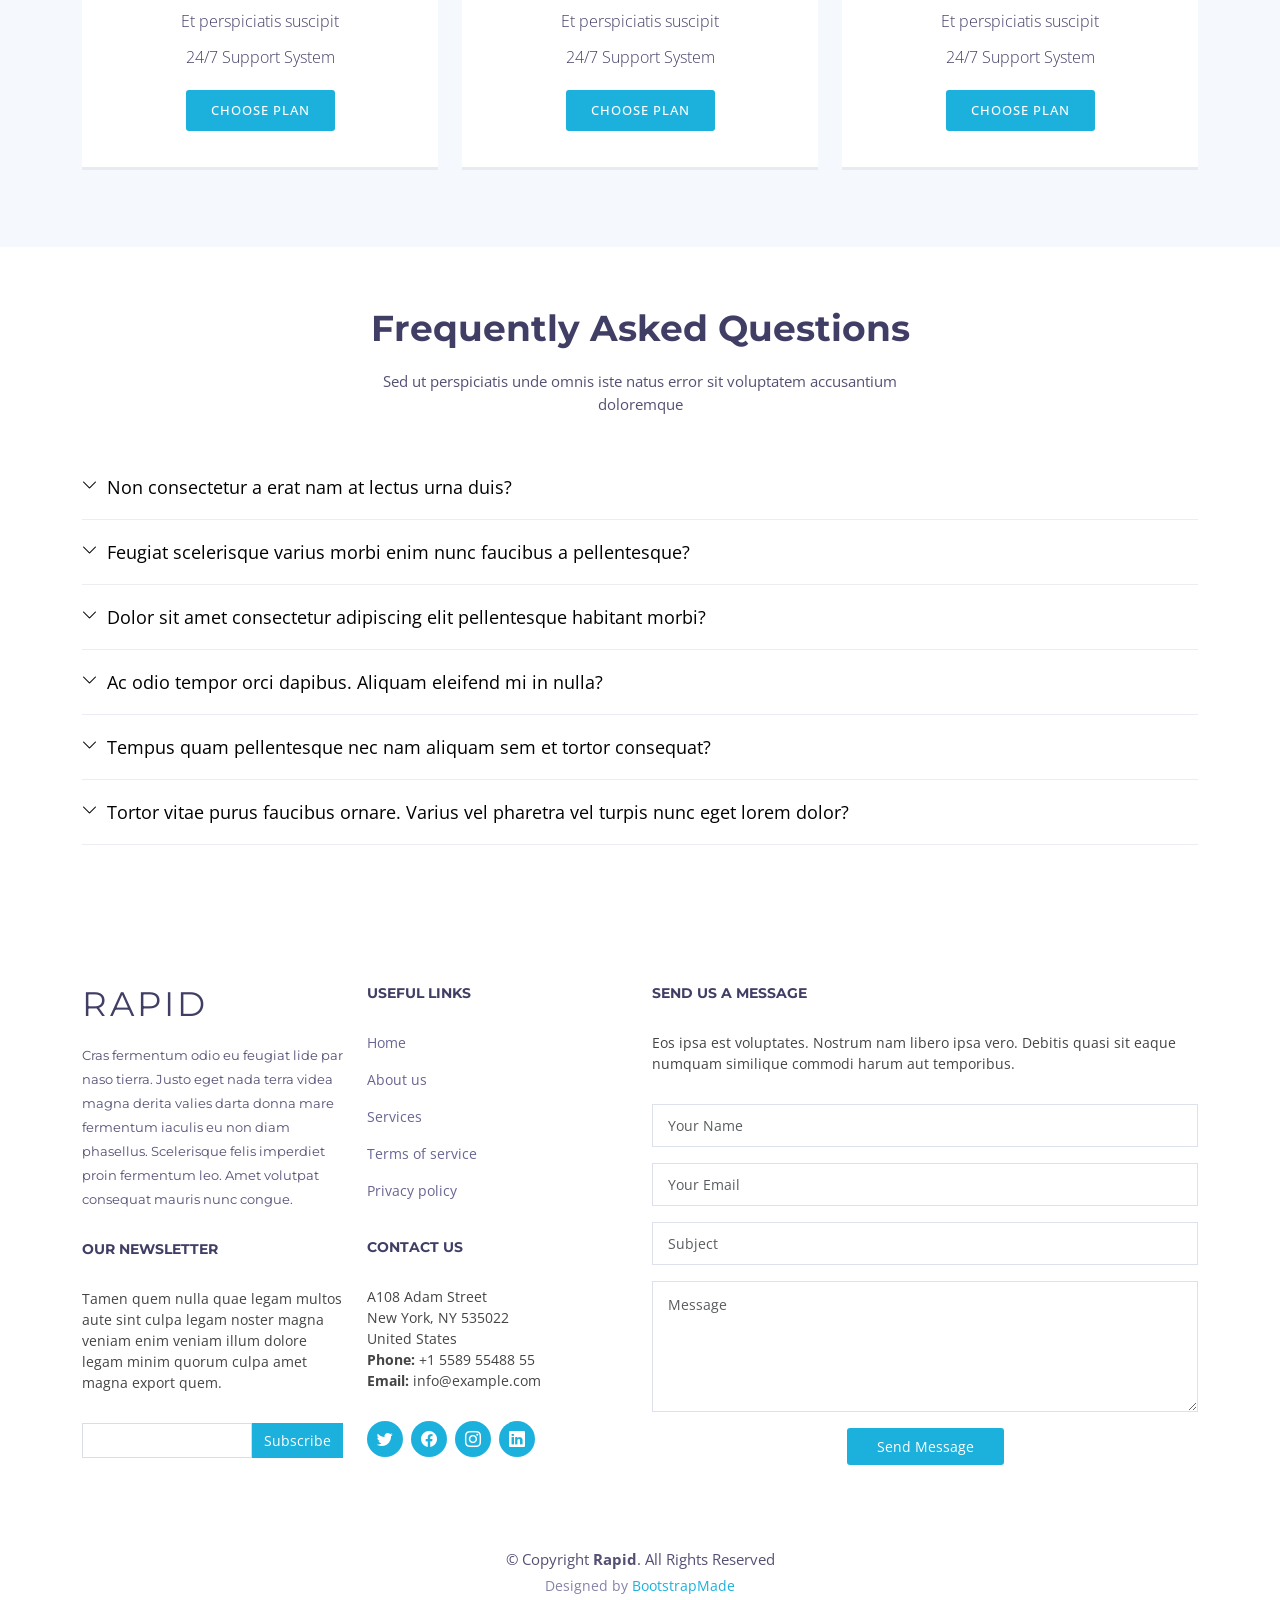
<file: public/asset/Rapid/index.html>
<!DOCTYPE html>
<html lang="en">

<head>
  <meta charset="utf-8">
  <meta content="width=device-width, initial-scale=1.0" name="viewport">

  <title>Rapid Bootstrap Template - Index</title>
  <meta content="" name="description">
  <meta content="" name="keywords">

  <!-- Favicons -->
  <link href="assets/img/favicon.png" rel="icon">
  <link href="assets/img/apple-touch-icon.png" rel="apple-touch-icon">

  <!-- Google Fonts -->
  <link href="https://fonts.googleapis.com/css?family=Open+Sans:300,300i,400,400i,600,600i,700,700i|Montserrat:300,400,500,600,700" rel="stylesheet">

  <!-- Vendor CSS Files -->
  <link href="assets/vendor/aos/aos.css" rel="stylesheet">
  <link href="assets/vendor/bootstrap/css/bootstrap.min.css" rel="stylesheet">
  <link href="assets/vendor/bootstrap-icons/bootstrap-icons.css" rel="stylesheet">
  <link href="assets/vendor/glightbox/css/glightbox.min.css" rel="stylesheet">
  <link href="assets/vendor/swiper/swiper-bundle.min.css" rel="stylesheet">

  <!-- Template Main CSS File -->
  <link href="assets/css/style.css" rel="stylesheet">

  <!-- =======================================================
  * Template Name: Rapid
  * Updated: Sep 18 2023 with Bootstrap v5.3.2
  * Template URL: https://bootstrapmade.com/rapid-multipurpose-bootstrap-business-template/
  * Author: BootstrapMade.com
  * License: https://bootstrapmade.com/license/
  ======================================================== -->
</head>

<body>

  <!-- ======= Header ======= -->
  <header id="header" class="fixed-top d-flex align-items-center header-transparent">
    <div class="container d-flex align-items-center">

      <h1 class="logo me-auto"><a href="index.html">Rapid</a></h1>
      <!-- Uncomment below if you prefer to use an image logo -->
      <!-- <a href="index.html" class="logo me-auto"><img src="assets/img/logo.png" alt="" class="img-fluid"></a>-->

      <nav id="navbar" class="navbar order-last order-lg-0">
        <ul>
          <li><a class="nav-link scrollto active" href="#hero">Home</a></li>
          <li><a class="nav-link scrollto" href="#about">About</a></li>
          <li><a class="nav-link scrollto" href="#services">Services</a></li>
          <li><a class="nav-link scrollto " href="#portfolio">Portfolio</a></li>
          <li><a class="nav-link scrollto" href="#team">Team</a></li>
          <li class="dropdown"><a href="#"><span>Drop Down</span> <i class="bi bi-chevron-down"></i></a>
            <ul>
              <li><a href="#">Drop Down 1</a></li>
              <li class="dropdown"><a href="#"><span>Deep Drop Down</span> <i class="bi bi-chevron-right"></i></a>
                <ul>
                  <li><a href="#">Deep Drop Down 1</a></li>
                  <li><a href="#">Deep Drop Down 2</a></li>
                  <li><a href="#">Deep Drop Down 3</a></li>
                  <li><a href="#">Deep Drop Down 4</a></li>
                  <li><a href="#">Deep Drop Down 5</a></li>
                </ul>
              </li>
              <li><a href="#">Drop Down 2</a></li>
              <li><a href="#">Drop Down 3</a></li>
              <li><a href="#">Drop Down 4</a></li>
            </ul>
          </li>
          <li><a class="nav-link scrollto" href="#footer">Contact</a></li>
        </ul>
        <i class="bi bi-list mobile-nav-toggle"></i>
      </nav><!-- .navbar -->

      <div class="social-links">
        <a href="#" class="twitter"><i class="bi bi-twitter"></i></a>
        <a href="#" class="facebook"><i class="bi bi-facebook"></i></a>
        <a href="#" class="linkedin"><i class="bi bi-linkedin"></i></a>
        <a href="#" class="instagram"><i class="bi bi-instagram"></i></a>
      </div>

    </div>
  </header><!-- End Header -->

  <!-- ======= Hero Section ======= -->
  <section id="hero" class="clearfix">
    <div class="container d-flex h-100">
      <div class="row justify-content-center align-self-center" data-aos="fade-up">
        <div class="col-lg-6 intro-info order-lg-first order-last" data-aos="zoom-in" data-aos-delay="100">
          <h2>Rapid Solutions<br>for Your <span>Business!</span></h2>
          <div>
            <a href="#about" class="btn-get-started scrollto">Get Started</a>
          </div>
        </div>

        <div class="col-lg-6 intro-img order-lg-last order-first" data-aos="zoom-out" data-aos-delay="200">
          <img src="assets/img/intro-img.svg" alt="" class="img-fluid">
        </div>
      </div>

    </div>
  </section><!-- End Hero -->

  <main id="main">

    <!-- ======= About Section ======= -->
    <section id="about" class="about">

      <div class="container" data-aos="fade-up">
        <div class="row">

          <div class="col-lg-5 col-md-6">
            <div class="about-img" data-aos="fade-right" data-aos-delay="100">
              <img src="assets/img/about-img.jpg" alt="">
            </div>
          </div>

          <div class="col-lg-7 col-md-6">
            <div class="about-content" data-aos="fade-left" data-aos-delay="100">
              <h2>About Us</h2>
              <h3>Odio sed id eos et laboriosam consequatur eos earum soluta.</h3>
              <p>Lorem ipsum dolor sit amet, consectetur adipiscing elit, sed do eiusmod tempor incididunt ut labore et dolore magna aliqua.</p>
              <p>Aut dolor id. Sint aliquam consequatur ex ex labore. Et quis qui dolor nulla dolores neque. Aspernatur consectetur omnis numquam quaerat. Sed fugiat nisi. Officiis veniam molestiae. Et vel ut quidem alias veritatis repudiandae ut fugit. Est ut eligendi aspernatur nulla voluptates veniam iusto vel quisquam. Fugit ut maxime incidunt accusantium totam repellendus eum error. Et repudiandae eum iste qui et ut ab alias.</p>
              <ul>
                <li><i class="bi bi-check-circle"></i> Ullamco laboris nisi ut aliquip ex ea commodo consequat.</li>
                <li><i class="bi bi-check-circle"></i> Duis aute irure dolor in reprehenderit in voluptate velit.</li>
                <li><i class="bi bi-check-circle"></i> Ullamco laboris nisi ut aliquip ex ea commodo consequat. Duis aute irure dolor in reprehenderit in voluptate trideta storacalaperda mastiro dolore eu fugiat nulla pariatur.</li>
              </ul>
            </div>
          </div>
        </div>
      </div>

    </section><!-- End About Section -->

    <!-- ======= Services Section ======= -->
    <section id="services" class="services section-bg">
      <div class="container" data-aos="fade-up">

        <header class="section-header">
          <h3>Services</h3>
          <p>Laudem latine persequeris id sed, ex fabulas delectus quo. No vel partiendo abhorreant vituperatoribus.</p>
        </header>

        <div class="row g-5">

          <div class="col-md-6 col-lg-4 wow bounceInUp" data-aos="zoom-in" data-aos-delay="100">
            <div class="box">
              <div class="icon" style="background: #fceef3;"><i class="bi bi-briefcase" style="color: #ff689b;"></i></div>
              <h4 class="title"><a href="">Lorem Ipsum</a></h4>
              <p class="description">Voluptatum deleniti atque corrupti quos dolores et quas molestias excepturi sint occaecati cupiditate non provident</p>
            </div>
          </div>
          <div class="col-md-6 col-lg-4" data-aos="zoom-in" data-aos-delay="200">
            <div class="box">
              <div class="icon" style="background: #fff0da;"><i class="bi bi-card-checklist" style="color: #e98e06;"></i></div>
              <h4 class="title"><a href="">Dolor Sitema</a></h4>
              <p class="description">Minim veniam, quis nostrud exercitation ullamco laboris nisi ut aliquip ex ea commodo consequat tarad limino ata</p>
            </div>
          </div>

          <div class="col-md-6 col-lg-4" data-aos="zoom-in" data-aos-delay="300">
            <div class="box">
              <div class="icon" style="background: #e6fdfc;"><i class="bi bi-bar-chart" style="color: #3fcdc7;"></i></div>
              <h4 class="title"><a href="">Sed ut perspiciatis</a></h4>
              <p class="description">Duis aute irure dolor in reprehenderit in voluptate velit esse cillum dolore eu fugiat nulla pariatur</p>
            </div>
          </div>
          <div class="col-md-6 col-lg-4 wow" data-aos="zoom-in" data-aos-delay="100">
            <div class="box">
              <div class="icon" style="background: #eafde7;"><i class="bi bi-binoculars" style="color:#41cf2e;"></i></div>
              <h4 class="title"><a href="">Magni Dolores</a></h4>
              <p class="description">Excepteur sint occaecat cupidatat non proident, sunt in culpa qui officia deserunt mollit anim id est laborum</p>
            </div>
          </div>

          <div class="col-md-6 col-lg-4" data-aos="zoom-in" data-aos-delay="200"">
        <div class=" box">
            <div class="icon" style="background: #e1eeff;"><i class="bi bi-brightness-high" style="color: #2282ff;"></i></div>
            <h4 class="title"><a href="">Nemo Enim</a></h4>
            <p class="description">At vero eos et accusamus et iusto odio dignissimos ducimus qui blanditiis praesentium voluptatum deleniti atque</p>
          </div>
        </div>

        <div class="col-md-6 col-lg-4" data-aos="zoom-in" data-aos-delay="300">
          <div class="box">
            <div class="icon" style="background: #ecebff;"><i class="bi bi-calendar4-week" style="color: #8660fe;"></i></div>
            <h4 class="title"><a href="">Eiusmod Tempor</a></h4>
            <p class="description">Et harum quidem rerum facilis est et expedita distinctio. Nam libero tempore, cum soluta nobis est eligendi</p>
          </div>
        </div>

      </div>

      </div>
    </section><!-- End Services Section -->

    <!-- ======= Why Us Section ======= -->
    <section id="why-us" class="why-us">
      <div class="container-fluid" data-aos="fade-up">

        <header class="section-header">
          <h3>Why choose us?</h3>
          <p>Laudem latine persequeris id sed, ex fabulas delectus quo. No vel partiendo abhorreant vituperatoribus.</p>
        </header>

        <div class="row">

          <div class="col-lg-6" data-aos="zoom-in" data-aos-delay="100">
            <div class="why-us-img">
              <img src="assets/img/why-us.jpg" alt="" class="img-fluid">
            </div>
          </div>

          <div class="col-lg-6">
            <div class="why-us-content">
              <p>Molestiae omnis numquam corrupti omnis itaque. Voluptatum quidem impedit. Odio dolorum exercitationem est error omnis repudiandae ad dolorum sit.</p>
              <p>
                Explicabo repellendus quia labore. Non optio quo ea ut ratione et quaerat. Porro facilis deleniti porro consequatur
                et temporibus. Labore est odio.

                Odio omnis saepe qui. Veniam eaque ipsum. Ea quia voluptatum quis explicabo sed nihil repellat..
              </p>

              <div class="features clearfix" data-aos="fade-up" data-aos-delay="100">
                <i class="bi bi-bookmarks" style="color: #f058dc;"></i>
                <h4>Corporis dolorem</h4>
                <p>Commodi quia voluptatum. Est cupiditate voluptas quaerat officiis ex alias dignissimos et ipsum. Soluta at enim modi ut incidunt dolor et.</p>
              </div>

              <div class="features clearfix" data-aos="fade-up" data-aos-delay="200">
                <i class="bi bi-box-seam" style="color: #ffb774;"></i>
                <h4>Eum ut aspernatur</h4>
                <p>Molestias eius rerum iusto voluptas et ab cupiditate aut enim. Assumenda animi occaecati. Quo dolore fuga quasi autem aliquid ipsum odit. Perferendis doloremque iure nulla aut.</p>
              </div>

              <div class="features clearfix" data-aos="fade-up" data-aos-delay="300">
                <i class="bi bi-card-checklist" style="color: #589af1;"></i>
                <h4>Voluptates dolores</h4>
                <p>Voluptates nihil et quis omnis et eaque omnis sint aut. Ducimus dolorum aspernatur. Totam dolores ut enim ullam voluptas distinctio aut.</p>
              </div>

            </div>

          </div>

        </div>

      </div>

      <div class="container">
        <div class="row counters" data-aos="fade-up" data-aos-delay="100">

          <div class="col-lg-3 col-6 text-center">
            <span data-purecounter-start="0" data-purecounter-end="232" data-purecounter-duration="1" class="purecounter"></span>
            <p>Clients</p>
          </div>

          <div class="col-lg-3 col-6 text-center">
            <span data-purecounter-start="0" data-purecounter-end="421" data-purecounter-duration="1" class="purecounter"></span>
            <p>Projects</p>
          </div>

          <div class="col-lg-3 col-6 text-center">
            <span data-purecounter-start="0" data-purecounter-end="1453" data-purecounter-duration="1" class="purecounter"></span>
            <p>Hours Of Support</p>
          </div>

          <div class="col-lg-3 col-6 text-center">
            <span data-purecounter-start="0" data-purecounter-end="48" data-purecounter-duration="1" class="purecounter"></span>
            <p>Hard Workers</p>
          </div>

        </div>

      </div>
    </section><!-- End Why Us Section -->

    <!-- ======= Call To Action Section ======= -->
    <section id="call-to-action" class="call-to-action">
      <div class="container" data-aos="zoom-out">
        <div class="row">
          <div class="col-lg-9 text-center text-lg-start">
            <h3 class="cta-title">Call To Action</h3>
            <p class="cta-text"> Duis aute irure dolor in reprehenderit in voluptate velit esse cillum dolore eu fugiat nulla pariatur. Excepteur sint occaecat cupidatat non proident, sunt in culpa qui officia deserunt mollit anim id est laborum.</p>
          </div>
          <div class="col-lg-3 cta-btn-container text-center">
            <a class="cta-btn align-middle" href="#">Call To Action</a>
          </div>
        </div>

      </div>
    </section><!--  End Call To Action Section -->

    <!-- ======= Features Section ======= -->
    <section id="features" class="features">
      <div class="container" data-aos="fade-up">

        <div class="row feature-item">
          <div class="col-lg-6" data-aos="fade-right" data-aos-delay="100">
            <img src="assets/img/features-1.svg" class="img-fluid" alt="">
          </div>
          <div class="col-lg-6 wow fadeInUp pt-5 pt-lg-0" data-aos="fade-left" data-aos-delay="150">
            <h4>Voluptatem dignissimos provident quasi corporis voluptates sit assumenda.</h4>
            <p>
              Ipsum in aspernatur ut possimus sint. Quia omnis est occaecati possimus ea. Quas molestiae perspiciatis occaecati qui rerum. Deleniti quod porro sed quisquam saepe. Numquam mollitia recusandae non ad at et a.
            </p>
            <p>
              Ad vitae recusandae odit possimus. Quaerat cum ipsum corrupti. Odit qui asperiores ea corporis deserunt veritatis quidem expedita perferendis. Qui rerum eligendi ex doloribus quia sit. Porro rerum eum eum.
            </p>
          </div>
        </div>

        <div class="row feature-item mt-5 pt-5">
          <div class="col-lg-6 wow fadeInUp order-1 order-lg-2" data-aos="fade-left" data-aos-delay="100">
            <img src="assets/img/features-2.svg" class="img-fluid" alt="">
          </div>

          <div class="col-lg-6 wow fadeInUp pt-4 pt-lg-0 order-2 order-lg-1" data-aos="fade-right" data-aos-delay="150">
            <h4>Neque saepe temporibus repellat ea ipsum et. Id vel et quia tempora facere reprehenderit.</h4>
            <p>
              Delectus alias ut incidunt delectus nam placeat in consequatur. Sed cupiditate quia ea quis. Voluptas nemo qui aut distinctio. Cumque fugit earum est quam officiis numquam. Ducimus corporis autem at blanditiis beatae incidunt sunt.
            </p>
            <p>
              Voluptas saepe natus quidem blanditiis. Non sunt impedit voluptas mollitia beatae. Qui esse molestias. Laudantium libero nisi vitae debitis. Dolorem cupiditate est perferendis iusto.
            </p>
            <p>
              Eum quia in. Magni quas ipsum a. Quis ex voluptatem inventore sint quia modi. Numquam est aut fuga mollitia exercitationem nam accusantium provident quia.
            </p>
          </div>

        </div>

      </div>
    </section><!-- End Features Section -->

    <!-- ======= Portfolio Section ======= -->
    <section id="portfolio" class="portfolio section-bg">
      <div class="container" data-aos="fade-up">

        <header class="section-header">
          <h3 class="section-title">Our Portfolio</h3>
        </header>

        <div class="row" data-aos="fade-up" data-aos-delay="100">
          <div class="col-lg-12">
            <ul id="portfolio-flters">
              <li data-filter="*" class="filter-active">All</li>
              <li data-filter=".filter-app">App</li>
              <li data-filter=".filter-card">Card</li>
              <li data-filter=".filter-web">Web</li>
            </ul>
          </div>
        </div>

        <div class="row portfolio-container" data-aos="fade-up" data-aos-delay="200">

          <div class="col-lg-4 col-md-6 portfolio-item filter-app">
            <div class="portfolio-wrap">
              <img src="assets/img/portfolio/app1.jpg" class="img-fluid" alt="">
              <div class="portfolio-info">
                <h4><a href="portfolio-details.html">App 1</a></h4>
                <p>App</p>
                <div>
                  <a href="assets/img/portfolio/app1.jpg" data-gallery="portfolioGallery" title="App 1" class="link-preview portfolio-lightbox"><i class="bi bi-plus"></i></a>
                  <a href="portfolio-details.html" class="link-details" title="More Details"><i class="bi bi-link"></i></a>
                </div>
              </div>
            </div>
          </div>

          <div class="col-lg-4 col-md-6 portfolio-item filter-web" data-wow-delay="0.1s">
            <div class="portfolio-wrap">
              <img src="assets/img/portfolio/web3.jpg" class="img-fluid" alt="">
              <div class="portfolio-info">
                <h4><a href="portfolio-details.html">Web 3</a></h4>
                <p>Web</p>
                <div>
                  <a href="assets/img/portfolio/web3.jpg" class="link-preview portfolio-lightbox" data-gallery="portfolioGallery" title="Web 3"><i class="bi bi-plus"></i></a>
                  <a href="portfolio-details.html" class="link-details" title="More Details"><i class="bi bi-link"></i></a>
                </div>
              </div>
            </div>
          </div>

          <div class="col-lg-4 col-md-6 portfolio-item filter-app" data-wow-delay="0.2s">
            <div class="portfolio-wrap">
              <img src="assets/img/portfolio/app2.jpg" class="img-fluid" alt="">
              <div class="portfolio-info">
                <h4><a href="portfolio-details.html">App 2</a></h4>
                <p>App</p>
                <div>
                  <a href="assets/img/portfolio/app2.jpg" class="link-preview portfolio-lightbox" data-gallery="portfolioGallery" title="App 2"><i class="bi bi-plus"></i></a>
                  <a href="portfolio-details.html" class="link-details" title="More Details"><i class="bi bi-link"></i></a>
                </div>
              </div>
            </div>
          </div>

          <div class="col-lg-4 col-md-6 portfolio-item filter-card">
            <div class="portfolio-wrap">
              <img src="assets/img/portfolio/card2.jpg" class="img-fluid" alt="">
              <div class="portfolio-info">
                <h4><a href="portfolio-details.html">Card 2</a></h4>
                <p>Card</p>
                <div>
                  <a href="assets/img/portfolio/card2.jpg" class="link-preview portfolio-lightbox" data-gallery="portfolioGallery" title="Card 2"><i class="bi bi-plus"></i></a>
                  <a href="portfolio-details.html" class="link-details" title="More Details"><i class="bi bi-link"></i></a>
                </div>
              </div>
            </div>
          </div>

          <div class="col-lg-4 col-md-6 portfolio-item filter-web" data-wow-delay="0.1s">
            <div class="portfolio-wrap">
              <img src="assets/img/portfolio/web2.jpg" class="img-fluid" alt="">
              <div class="portfolio-info">
                <h4><a href="portfolio-details.html">Web 2</a></h4>
                <p>Web</p>
                <div>
                  <a href="assets/img/portfolio/web2.jpg" class="link-preview portfolio-lightbox" data-gallery="portfolioGallery" title="Web 2"><i class="bi bi-plus"></i></a>
                  <a href="portfolio-details.html" class="link-details" title="More Details"><i class="bi bi-link"></i></a>
                </div>
              </div>
            </div>
          </div>

          <div class="col-lg-4 col-md-6 portfolio-item filter-app" data-wow-delay="0.2s">
            <div class="portfolio-wrap">
              <img src="assets/img/portfolio/app3.jpg" class="img-fluid" alt="">
              <div class="portfolio-info">
                <h4><a href="portfolio-details.html">App 3</a></h4>
                <p>App</p>
                <div>
                  <a href="assets/img/portfolio/app3.jpg" class="link-preview portfolio-lightbox" data-gallery="portfolioGallery" title="App 3"><i class="bi bi-plus"></i></a>
                  <a href="portfolio-details.html" class="link-details" title="More Details"><i class="bi bi-link"></i></a>
                </div>
              </div>
            </div>
          </div>

          <div class="col-lg-4 col-md-6 portfolio-item filter-card">
            <div class="portfolio-wrap">
              <img src="assets/img/portfolio/card1.jpg" class="img-fluid" alt="">
              <div class="portfolio-info">
                <h4><a href="portfolio-details.html">Card 1</a></h4>
                <p>Card</p>
                <div>
                  <a href="assets/img/portfolio/card1.jpg" class="link-preview portfolio-lightbox" data-gallery="portfolioGallery" title="Card 1"><i class="bi bi-plus"></i></a>
                  <a href="portfolio-details.html" class="link-details" title="More Details"><i class="bi bi-link"></i></a>
                </div>
              </div>
            </div>
          </div>

          <div class="col-lg-4 col-md-6 portfolio-item filter-card" data-wow-delay="0.1s">
            <div class="portfolio-wrap">
              <img src="assets/img/portfolio/card3.jpg" class="img-fluid" alt="">
              <div class="portfolio-info">
                <h4><a href="portfolio-details.html">Card 3</a></h4>
                <p>Card</p>
                <div>
                  <a href="assets/img/portfolio/card3.jpg" class="link-preview portfolio-lightbox" data-gallery="portfolioGallery" title="Card 3"><i class="bi bi-plus"></i></a>
                  <a href="portfolio-details.html" class="link-details" title="More Details"><i class="bi bi-link"></i></a>
                </div>
              </div>
            </div>
          </div>

          <div class="col-lg-4 col-md-6 portfolio-item filter-web" data-wow-delay="0.2s">
            <div class="portfolio-wrap">
              <img src="assets/img/portfolio/web1.jpg" class="img-fluid" alt="">
              <div class="portfolio-info">
                <h4><a href="portfolio-details.html">Web 1</a></h4>
                <p>Web</p>
                <div>
                  <a href="assets/img/portfolio/web1.jpg" class="link-preview portfolio-lightbox" data-gallery="portfolioGallery" title="Web 1"><i class="bi bi-plus"></i></a>
                  <a href="portfolio-details.html" class="link-details" title="More Details"><i class="bi bi-link"></i></a>
                </div>
              </div>
            </div>
          </div>

        </div>

      </div>
    </section><!-- End Portfolio Section -->

    <!-- ======= Testimonials Section ======= -->
    <section id="testimonials" class="testimonials">
      <div class="container" data-aos="zoom-in">

        <header class="section-header">
          <h3>Testimonials</h3>
        </header>

        <div class="row justify-content-center">
          <div class="col-lg-8">

            <div class="testimonials-slider swiper" data-aos="fade-up" data-aos-delay="100">
              <div class="swiper-wrapper">

                <div class="swiper-slide">
                  <div class="testimonial-item">
                    <img src="assets/img/testimonial-1.jpg" class="testimonial-img" alt="">
                    <h3>Saul Goodman</h3>
                    <h4>Ceo &amp; Founder</h4>
                    <p>
                      Proin iaculis purus consequat sem cure digni ssim donec porttitora entum suscipit rhoncus. Accusantium quam, ultricies eget id, aliquam eget nibh et. Maecen aliquam, risus at semper.
                    </p>
                  </div>
                </div><!-- End testimonial item -->

                <div class="swiper-slide">
                  <div class="testimonial-item">
                    <img src="assets/img/testimonial-2.jpg" class="testimonial-img" alt="">
                    <h3>Sara Wilsson</h3>
                    <h4>Designer</h4>
                    <p>
                      Export tempor illum tamen malis malis eram quae irure esse labore quem cillum quid cillum eram malis quorum velit fore eram velit sunt aliqua noster fugiat irure amet legam anim culpa.
                    </p>
                  </div>
                </div><!-- End testimonial item -->

                <div class="swiper-slide">
                  <div class="testimonial-item">
                    <img src="assets/img/testimonial-3.jpg" class="testimonial-img" alt="">
                    <h3>Jena Karlis</h3>
                    <h4>Store Owner</h4>
                    <p>
                      Enim nisi quem export duis labore cillum quae magna enim sint quorum nulla quem veniam duis minim tempor labore quem eram duis noster aute amet eram fore quis sint minim.
                    </p>
                  </div>
                </div><!-- End testimonial item -->

                <div class="swiper-slide">
                  <div class="testimonial-item">
                    <img src="assets/img/testimonial-4.jpg" class="testimonial-img" alt="">
                    <h3>Matt Brandon</h3>
                    <h4>Freelancer</h4>
                    <p>
                      Fugiat enim eram quae cillum dolore dolor amet nulla culpa multos export minim fugiat minim velit minim dolor enim duis veniam ipsum anim magna sunt elit fore quem dolore labore illum veniam.
                    </p>
                  </div>
                </div><!-- End testimonial item -->

              </div>
              <div class="swiper-pagination"></div>
            </div>
          </div>
        </div>

      </div>
    </section><!-- End Testimonials Section -->

    <!-- ======= Team Section ======= -->
    <section id="team" class="team section-bg">
      <div class="container" data-aos="fade-up">
        <div class="section-header">
          <h3>Team</h3>
          <p>Sed ut perspiciatis unde omnis iste natus error sit voluptatem accusantium doloremque</p>
        </div>

        <div class="row">

          <div class="col-lg-3 col-md-6" data-aos="fade-up" data-aos-delay="100">
            <div class="member">
              <img src="assets/img/team-1.jpg" class="img-fluid" alt="">
              <div class="member-info">
                <div class="member-info-content">
                  <h4>Walter White</h4>
                  <span>Chief Executive Officer</span>
                  <div class="social">
                    <a href=""><i class="bi bi-twitter"></i></a>
                    <a href=""><i class="bi bi-facebook"></i></a>
                    <a href=""><i class="bi bi-instagram"></i></a>
                    <a href=""><i class="bi bi-linkedin"></i></a>
                  </div>
                </div>
              </div>
            </div>
          </div>

          <div class="col-lg-3 col-md-6" data-aos="fade-up" data-aos-delay="200">
            <div class="member">
              <img src="assets/img/team-2.jpg" class="img-fluid" alt="">
              <div class="member-info">
                <div class="member-info-content">
                  <h4>Sarah Jhonson</h4>
                  <span>Product Manager</span>
                  <div class="social">
                    <a href=""><i class="bi bi-twitter"></i></a>
                    <a href=""><i class="bi bi-facebook"></i></a>
                    <a href=""><i class="bi bi-instagram"></i></a>
                    <a href=""><i class="bi bi-linkedin"></i></a>
                  </div>
                </div>
              </div>
            </div>
          </div>

          <div class="col-lg-3 col-md-6" data-aos="fade-up" data-aos-delay="300">
            <div class="member">
              <img src="assets/img/team-3.jpg" class="img-fluid" alt="">
              <div class="member-info">
                <div class="member-info-content">
                  <h4>William Anderson</h4>
                  <span>CTO</span>
                  <div class="social">
                    <a href=""><i class="bi bi-twitter"></i></a>
                    <a href=""><i class="bi bi-facebook"></i></a>
                    <a href=""><i class="bi bi-instagram"></i></a>
                    <a href=""><i class="bi bi-linkedin"></i></a>
                  </div>
                </div>
              </div>
            </div>
          </div>

          <div class="col-lg-3 col-md-6" data-aos="fade-up" data-aos-delay="400">
            <div class="member">
              <img src="assets/img/team-4.jpg" class="img-fluid" alt="">
              <div class="member-info">
                <div class="member-info-content">
                  <h4>Amanda Jepson</h4>
                  <span>Accountant</span>
                  <div class="social">
                    <a href=""><i class="bi bi-twitter"></i></a>
                    <a href=""><i class="bi bi-facebook"></i></a>
                    <a href=""><i class="bi bi-instagram"></i></a>
                    <a href=""><i class="bi bi-linkedin"></i></a>
                  </div>
                </div>
              </div>
            </div>
          </div>

        </div>

      </div>
    </section><!-- End Team Section -->

    <!-- ======= Clients Section ======= -->
    <section id="clients" class="clients">
      <div class="container" data-aos="zoom-in">

        <header class="section-header">
          <h3>Our Clients</h3>
        </header>

        <div class="clients-slider swiper">
          <div class="swiper-wrapper align-items-center">
            <div class="swiper-slide"><img src="assets/img/clients/client-1.png" class="img-fluid" alt=""></div>
            <div class="swiper-slide"><img src="assets/img/clients/client-2.png" class="img-fluid" alt=""></div>
            <div class="swiper-slide"><img src="assets/img/clients/client-3.png" class="img-fluid" alt=""></div>
            <div class="swiper-slide"><img src="assets/img/clients/client-4.png" class="img-fluid" alt=""></div>
            <div class="swiper-slide"><img src="assets/img/clients/client-5.png" class="img-fluid" alt=""></div>
            <div class="swiper-slide"><img src="assets/img/clients/client-6.png" class="img-fluid" alt=""></div>
            <div class="swiper-slide"><img src="assets/img/clients/client-7.png" class="img-fluid" alt=""></div>
            <div class="swiper-slide"><img src="assets/img/clients/client-8.png" class="img-fluid" alt=""></div>
          </div>
          <div class="swiper-pagination"></div>
        </div>

      </div>
    </section><!-- End Clients Section -->

    <!-- ======= Pricing Section ======= -->
    <section id="pricing" class="pricing section-bg wow fadeInUp">

      <div class="container" data-aos="fade-up">

        <header class="section-header">
          <h3>Pricing</h3>
          <p>Sed ut perspiciatis unde omnis iste natus error sit voluptatem accusantium doloremque</p>
        </header>

        <div class="row flex-items-xs-middle flex-items-xs-center">

          <!-- Basic Plan  -->
          <div class="col-xs-12 col-lg-4" data-aos="fade-up" data-aos-delay="100">
            <div class="card">
              <div class="card-header">
                <h3><span class="currency">$</span>19<span class="period">/month</span></h3>
              </div>
              <div class="card-block">
                <h4 class="card-title">
                  Basic Plan
                </h4>
                <ul class="list-group">
                  <li class="list-group-item">Odio animi voluptates</li>
                  <li class="list-group-item">Inventore quisquam et</li>
                  <li class="list-group-item">Et perspiciatis suscipit</li>
                  <li class="list-group-item">24/7 Support System</li>
                </ul>
                <a href="#" class="btn">Choose Plan</a>
              </div>
            </div>
          </div>

          <!-- Regular Plan  -->
          <div class="col-xs-12 col-lg-4" data-aos="fade-up" data-aos-delay="200">
            <div class="card">
              <div class="card-header">
                <h3><span class="currency">$</span>29<span class="period">/month</span></h3>
              </div>
              <div class="card-block">
                <h4 class="card-title">
                  Regular Plan
                </h4>
                <ul class="list-group">
                  <li class="list-group-item">Odio animi voluptates</li>
                  <li class="list-group-item">Inventore quisquam et</li>
                  <li class="list-group-item">Et perspiciatis suscipit</li>
                  <li class="list-group-item">24/7 Support System</li>
                </ul>
                <a href="#" class="btn">Choose Plan</a>
              </div>
            </div>
          </div>

          <!-- Premium Plan  -->
          <div class="col-xs-12 col-lg-4" data-aos="fade-up" data-aos-delay="300">
            <div class="card">
              <div class="card-header">
                <h3><span class="currency">$</span>39<span class="period">/month</span></h3>
              </div>
              <div class="card-block">
                <h4 class="card-title">
                  Premium Plan
                </h4>
                <ul class="list-group">
                  <li class="list-group-item">Odio animi voluptates</li>
                  <li class="list-group-item">Inventore quisquam et</li>
                  <li class="list-group-item">Et perspiciatis suscipit</li>
                  <li class="list-group-item">24/7 Support System</li>
                </ul>
                <a href="#" class="btn">Choose Plan</a>
              </div>
            </div>
          </div>

        </div>
      </div>

    </section><!-- End Pricing Section -->

    <!-- ======= F.A.Q Section ======= -->
    <section id="faq" class="faq">
      <div class="container" data-aos="fade-up">
        <header class="section-header">
          <h3>Frequently Asked Questions</h3>
          <p>Sed ut perspiciatis unde omnis iste natus error sit voluptatem accusantium doloremque</p>
        </header>

        <ul class="faq-list" data-aso="fade-up" data-aos-delay="100">

          <li>
            <div data-bs-toggle="collapse" class="collapsed question" href="#faq1">Non consectetur a erat nam at lectus urna duis? <i class="bi bi-chevron-down icon-show"></i><i class="bi bi-chevron-up icon-close"></i></div>
            <div id="faq1" class="collapse" data-bs-parent=".faq-list">
              <p>
                Feugiat pretium nibh ipsum consequat. Tempus iaculis urna id volutpat lacus laoreet non curabitur gravida. Venenatis lectus magna fringilla urna porttitor rhoncus dolor purus non.
              </p>
            </div>
          </li>

          <li>
            <div data-bs-toggle="collapse" href="#faq2" class="collapsed question">Feugiat scelerisque varius morbi enim nunc faucibus a pellentesque? <i class="bi bi-chevron-down icon-show"></i><i class="bi bi-chevron-up icon-close"></i></div>
            <div id="faq2" class="collapse" data-bs-parent=".faq-list">
              <p>
                Dolor sit amet consectetur adipiscing elit pellentesque habitant morbi. Id interdum velit laoreet id donec ultrices. Fringilla phasellus faucibus scelerisque eleifend donec pretium. Est pellentesque elit ullamcorper dignissim. Mauris ultrices eros in cursus turpis massa tincidunt dui.
              </p>
            </div>
          </li>

          <li>
            <div data-bs-toggle="collapse" href="#faq3" class="collapsed question">Dolor sit amet consectetur adipiscing elit pellentesque habitant morbi? <i class="bi bi-chevron-down icon-show"></i><i class="bi bi-chevron-up icon-close"></i></div>
            <div id="faq3" class="collapse" data-bs-parent=".faq-list">
              <p>
                Eleifend mi in nulla posuere sollicitudin aliquam ultrices sagittis orci. Faucibus pulvinar elementum integer enim. Sem nulla pharetra diam sit amet nisl suscipit. Rutrum tellus pellentesque eu tincidunt. Lectus urna duis convallis convallis tellus. Urna molestie at elementum eu facilisis sed odio morbi quis
              </p>
            </div>
          </li>

          <li>
            <div data-bs-toggle="collapse" href="#faq4" class="collapsed question">Ac odio tempor orci dapibus. Aliquam eleifend mi in nulla? <i class="bi bi-chevron-down icon-show"></i><i class="bi bi-chevron-up icon-close"></i></div>
            <div id="faq4" class="collapse" data-bs-parent=".faq-list">
              <p>
                Dolor sit amet consectetur adipiscing elit pellentesque habitant morbi. Id interdum velit laoreet id donec ultrices. Fringilla phasellus faucibus scelerisque eleifend donec pretium. Est pellentesque elit ullamcorper dignissim. Mauris ultrices eros in cursus turpis massa tincidunt dui.
              </p>
            </div>
          </li>

          <li>
            <div data-bs-toggle="collapse" href="#faq5" class="collapsed question">Tempus quam pellentesque nec nam aliquam sem et tortor consequat? <i class="bi bi-chevron-down icon-show"></i><i class="bi bi-chevron-up icon-close"></i></div>
            <div id="faq5" class="collapse" data-bs-parent=".faq-list">
              <p>
                Molestie a iaculis at erat pellentesque adipiscing commodo. Dignissim suspendisse in est ante in. Nunc vel risus commodo viverra maecenas accumsan. Sit amet nisl suscipit adipiscing bibendum est. Purus gravida quis blandit turpis cursus in
              </p>
            </div>
          </li>

          <li>
            <div data-bs-toggle="collapse" href="#faq6" class="collapsed question">Tortor vitae purus faucibus ornare. Varius vel pharetra vel turpis nunc eget lorem dolor? <i class="bi bi-chevron-down icon-show"></i><i class="bi bi-chevron-up icon-close"></i></div>
            <div id="faq6" class="collapse" data-bs-parent=".faq-list">
              <p>
                Laoreet sit amet cursus sit amet dictum sit amet justo. Mauris vitae ultricies leo integer malesuada nunc vel. Tincidunt eget nullam non nisi est sit amet. Turpis nunc eget lorem dolor sed. Ut venenatis tellus in metus vulputate eu scelerisque. Pellentesque diam volutpat commodo sed egestas egestas fringilla phasellus faucibus. Nibh tellus molestie nunc non blandit massa enim nec.
              </p>
            </div>
          </li>

        </ul>

      </div>
    </section><!-- End F.A.Q Section -->

  </main><!-- End #main -->

  <!-- ======= Footer ======= -->
  <footer id="footer" class="section-bg">
    <div class="footer-top">
      <div class="container">

        <div class="row">

          <div class="col-lg-6">

            <div class="row">

              <div class="col-sm-6">

                <div class="footer-info">
                  <h3>Rapid</h3>
                  <p>Cras fermentum odio eu feugiat lide par naso tierra. Justo eget nada terra videa magna derita valies darta donna mare fermentum iaculis eu non diam phasellus. Scelerisque felis imperdiet proin fermentum leo. Amet volutpat consequat mauris nunc congue.</p>
                </div>

                <div class="footer-newsletter">
                  <h4>Our Newsletter</h4>
                  <p>Tamen quem nulla quae legam multos aute sint culpa legam noster magna veniam enim veniam illum dolore legam minim quorum culpa amet magna export quem.</p>
                  <form action="" method="post">
                    <input type="email" name="email"><input type="submit" value="Subscribe">
                  </form>
                </div>

              </div>

              <div class="col-sm-6">
                <div class="footer-links">
                  <h4>Useful Links</h4>
                  <ul>
                    <li><a href="#">Home</a></li>
                    <li><a href="#about">About us</a></li>
                    <li><a href="#">Services</a></li>
                    <li><a href="#">Terms of service</a></li>
                    <li><a href="#">Privacy policy</a></li>
                  </ul>
                </div>

                <div class="footer-links">
                  <h4>Contact Us</h4>
                  <p>
                    A108 Adam Street <br>
                    New York, NY 535022<br>
                    United States <br>
                    <strong>Phone:</strong> +1 5589 55488 55<br>
                    <strong>Email:</strong> info@example.com<br>
                  </p>
                </div>

                <div class="social-links">
                  <a href="#" class="twitter"><i class="bi bi-twitter"></i></a>
                  <a href="#" class="facebook"><i class="bi bi-facebook"></i></a>
                  <a href="#" class="instagram"><i class="bi bi-instagram"></i></a>
                  <a href="#" class="linkedin"><i class="bi bi-linkedin"></i></a>
                </div>

              </div>

            </div>

          </div>

          <div class="col-lg-6">

            <div class="form">

              <h4>Send us a message</h4>
              <p>Eos ipsa est voluptates. Nostrum nam libero ipsa vero. Debitis quasi sit eaque numquam similique commodi harum aut temporibus.</p>

              <form action="forms/contact.php" method="post" role="form" class="php-email-form">
                <div class="form-group">
                  <input type="text" name="name" class="form-control" id="name" placeholder="Your Name" required>
                </div>
                <div class="form-group mt-3">
                  <input type="email" class="form-control" name="email" id="email" placeholder="Your Email" required>
                </div>
                <div class="form-group mt-3">
                  <input type="text" class="form-control" name="subject" id="subject" placeholder="Subject" required>
                </div>
                <div class="form-group mt-3">
                  <textarea class="form-control" name="message" rows="5" placeholder="Message" required></textarea>
                </div>

                <div class="my-3">
                  <div class="loading">Loading</div>
                  <div class="error-message"></div>
                  <div class="sent-message">Your message has been sent. Thank you!</div>
                </div>

                <div class="text-center"><button type="submit" title="Send Message">Send Message</button></div>
              </form>

            </div>

          </div>

        </div>

      </div>
    </div>

    <div class="container">
      <div class="copyright">
        &copy; Copyright <strong>Rapid</strong>. All Rights Reserved
      </div>
      <div class="credits">
        <!--
        All the links in the footer should remain intact.
        You can delete the links only if you purchased the pro version.
        Licensing information: https://bootstrapmade.com/license/
        Purchase the pro version with working PHP/AJAX contact form: https://bootstrapmade.com/buy/?theme=Rapid
      -->
        Designed by <a href="https://bootstrapmade.com/">BootstrapMade</a>
      </div>
    </div>
  </footer><!-- End  Footer -->

  <a href="#" class="back-to-top d-flex align-items-center justify-content-center"><i class="bi bi-arrow-up-short"></i></a>

  <!-- Vendor JS Files -->
  <script src="assets/vendor/purecounter/purecounter_vanilla.js"></script>
  <script src="assets/vendor/aos/aos.js"></script>
  <script src="assets/vendor/bootstrap/js/bootstrap.bundle.min.js"></script>
  <script src="assets/vendor/glightbox/js/glightbox.min.js"></script>
  <script src="assets/vendor/isotope-layout/isotope.pkgd.min.js"></script>
  <script src="assets/vendor/swiper/swiper-bundle.min.js"></script>
  <script src="assets/vendor/php-email-form/validate.js"></script>

  <!-- Template Main JS File -->
  <script src="assets/js/main.js"></script>

</body>

</html>
</file>
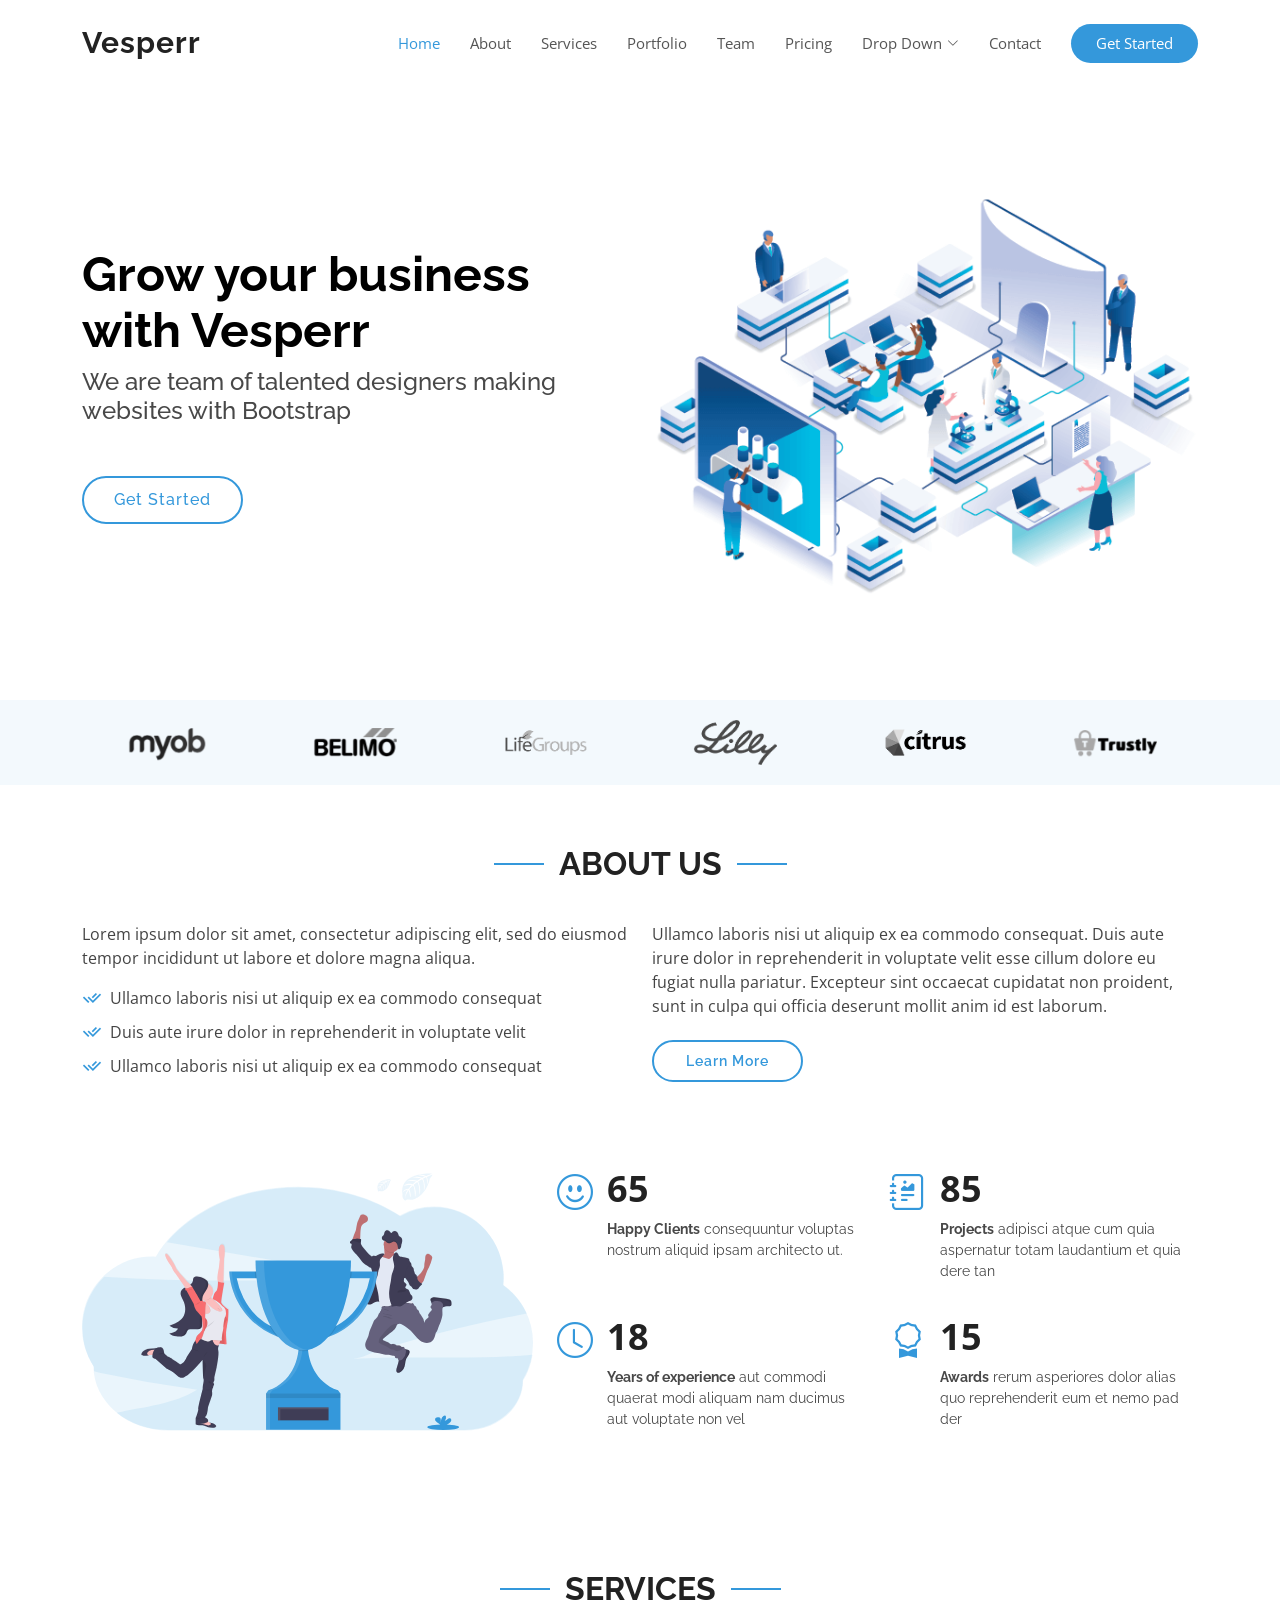
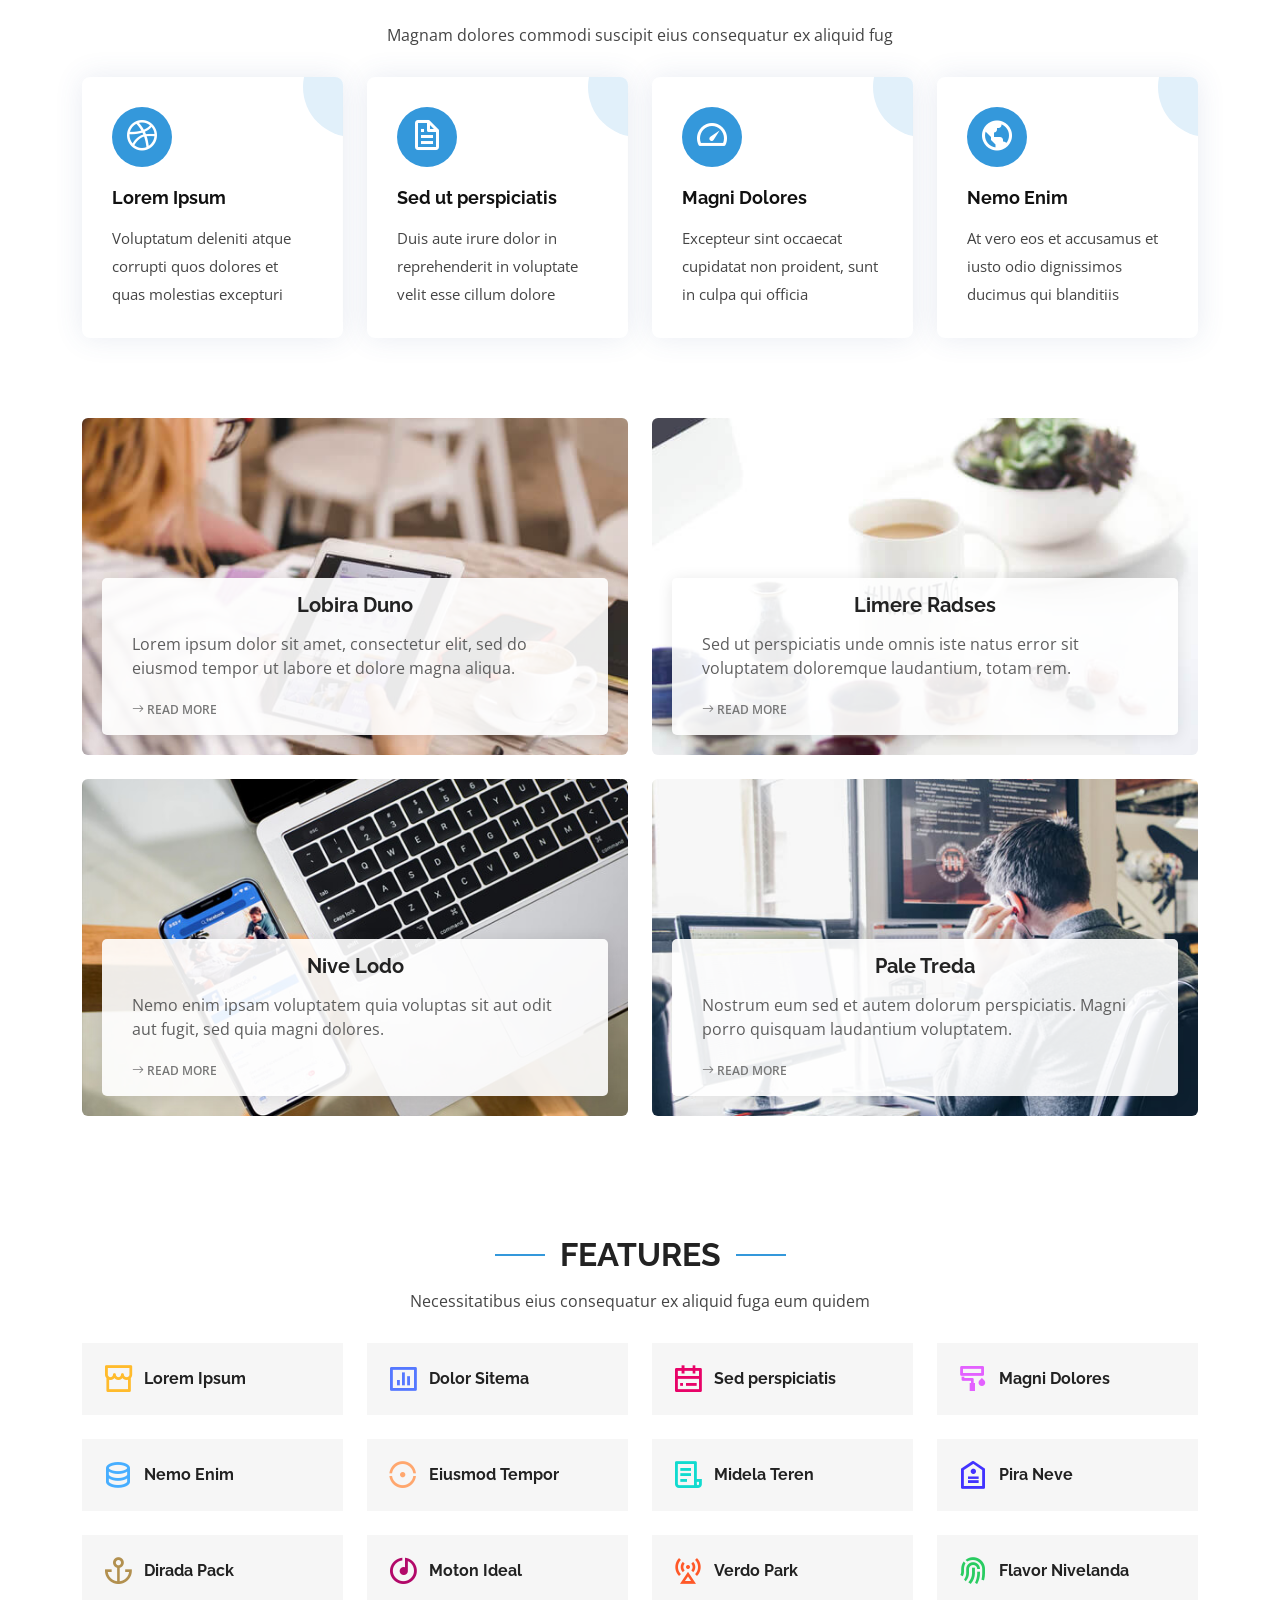
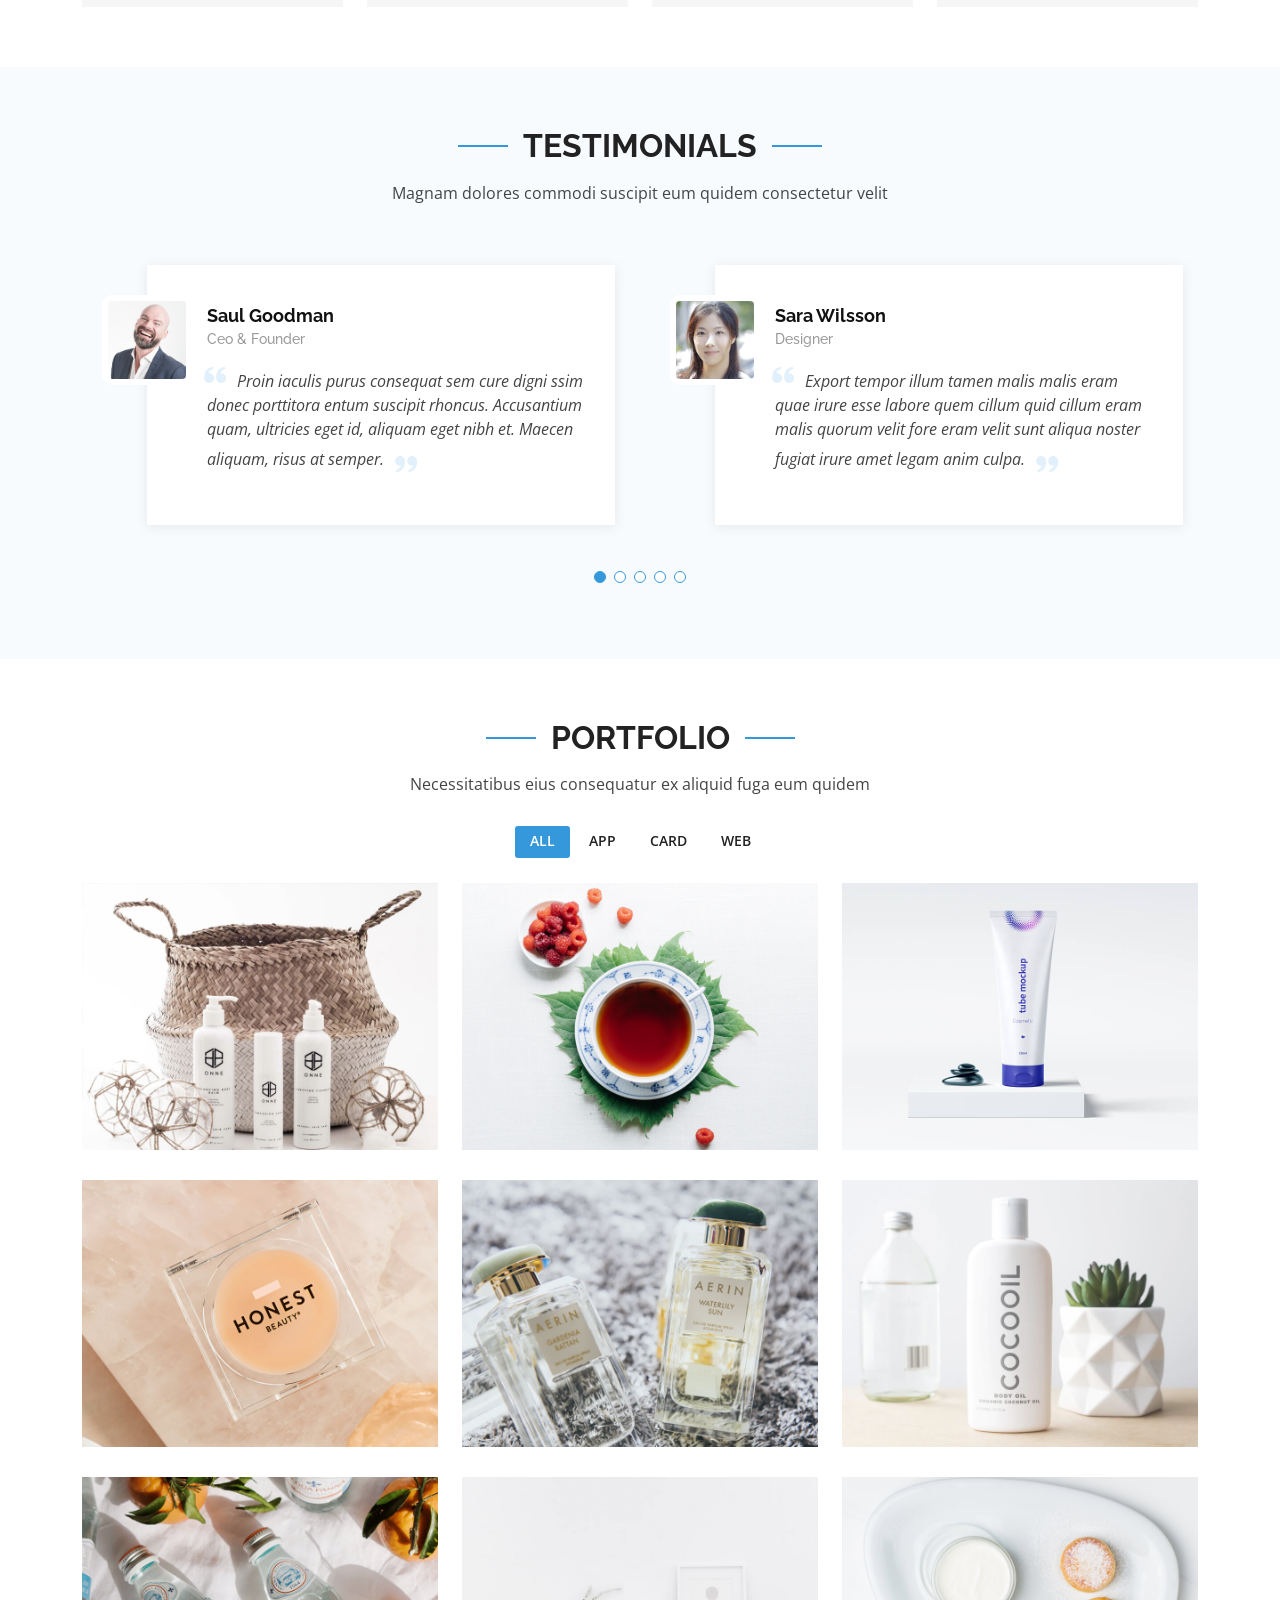
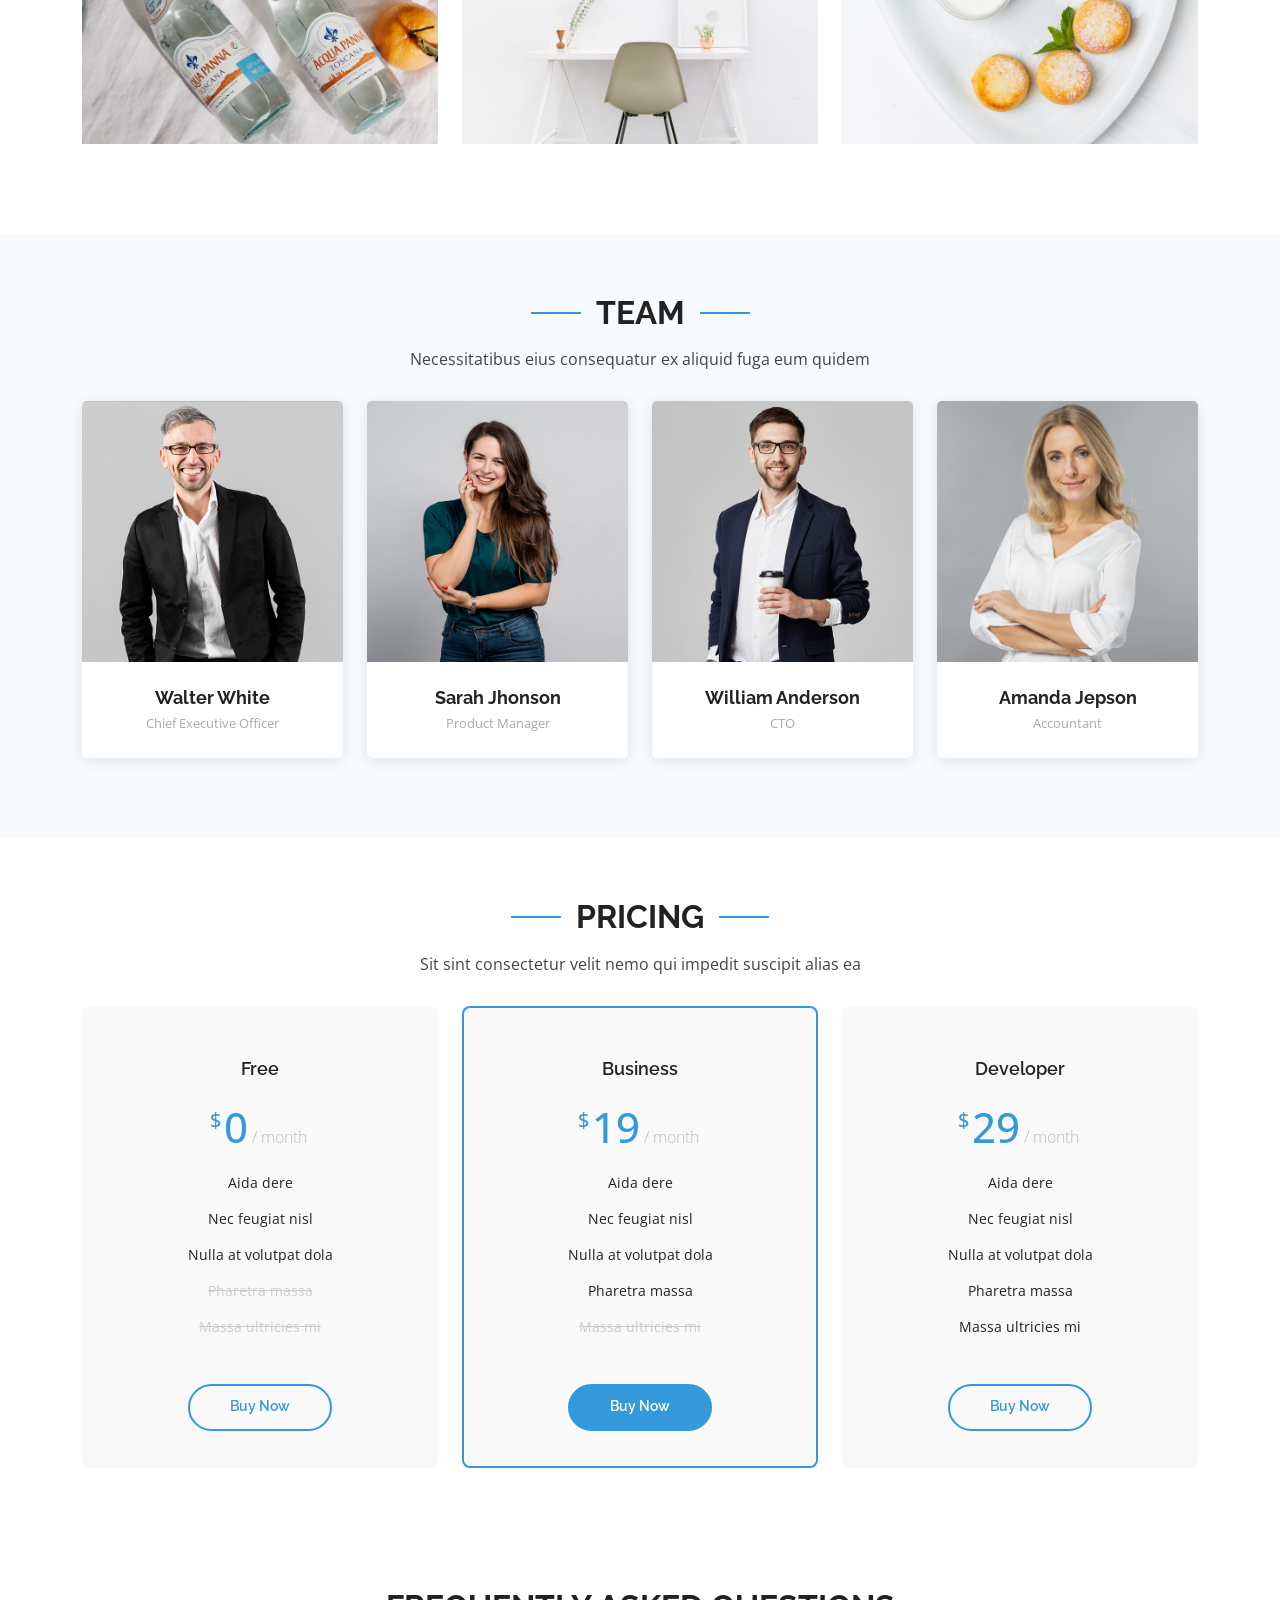
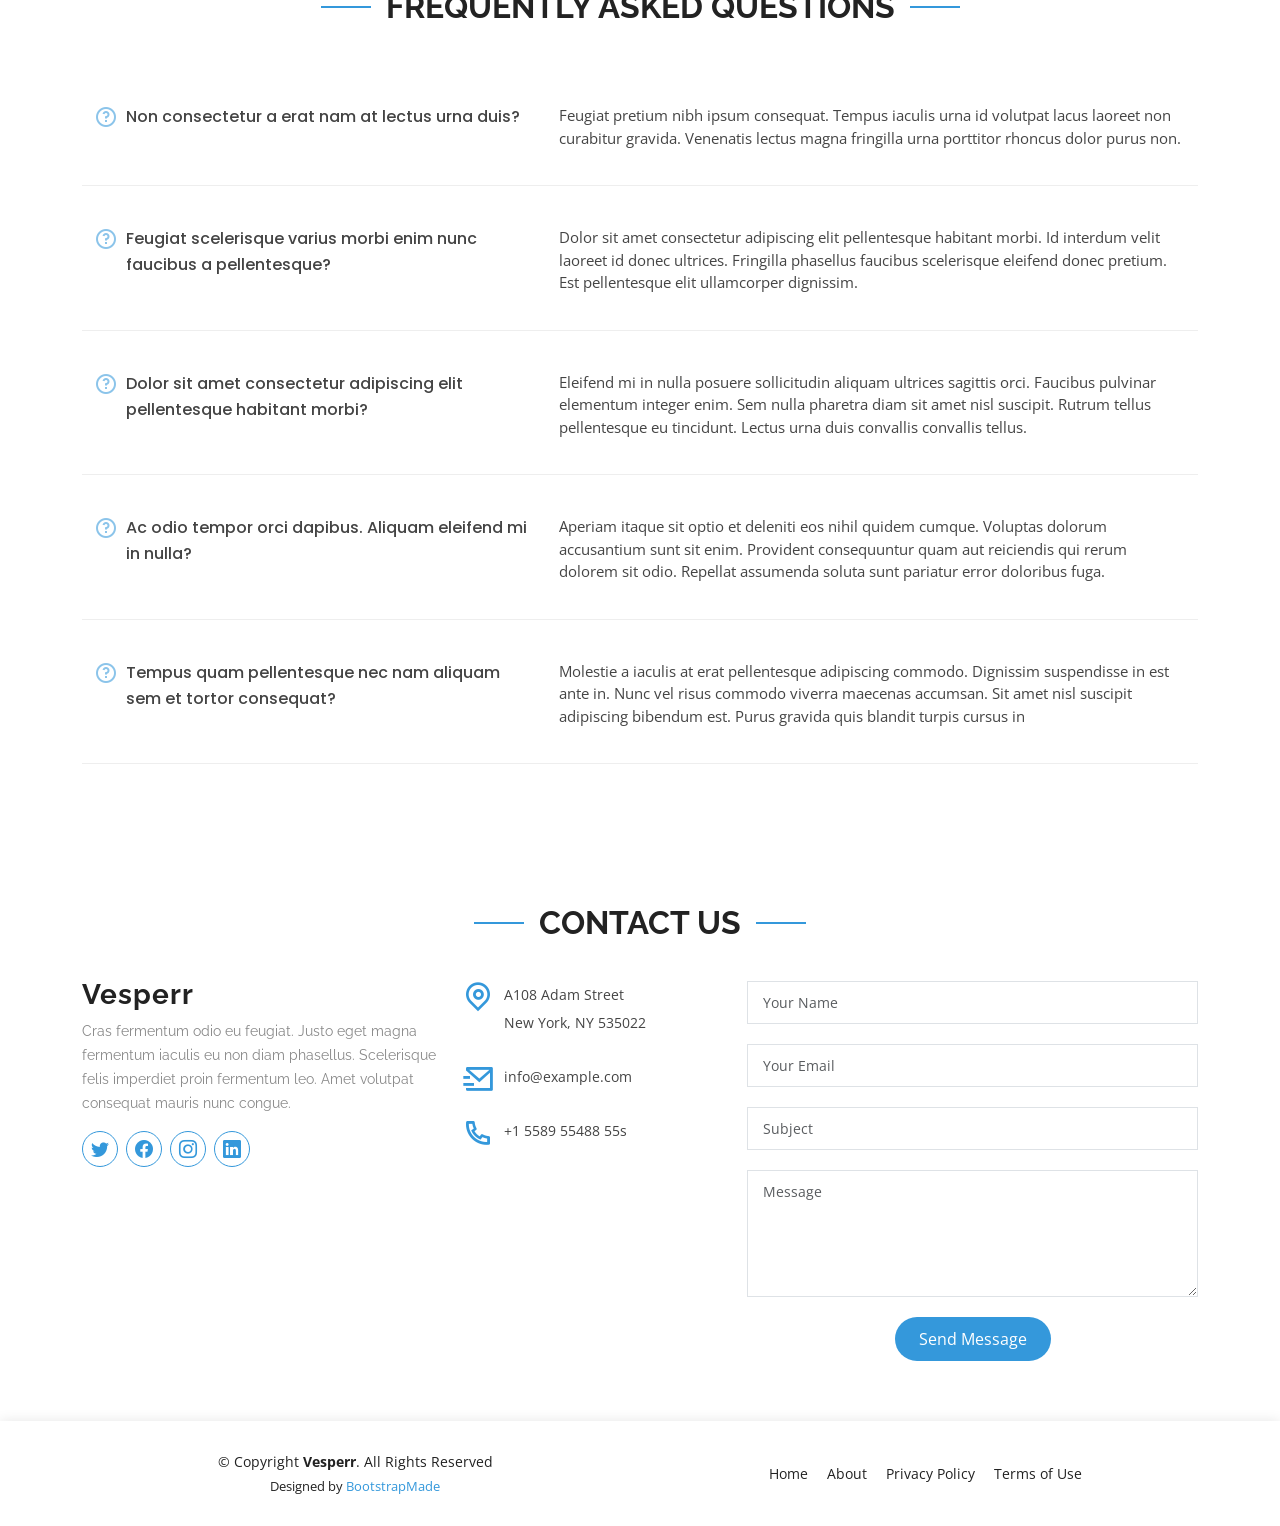
<file: public/asset/Vesperr/index.html>
<!DOCTYPE html>
<html lang="en">

<head>
  <meta charset="utf-8">
  <meta content="width=device-width, initial-scale=1.0" name="viewport">

  <title>Vesperr Bootstrap Template - Index</title>
  <meta content="" name="description">
  <meta content="" name="keywords">

  <!-- Favicons -->
  <link href="assets/img/favicon.png" rel="icon">
  <link href="assets/img/apple-touch-icon.png" rel="apple-touch-icon">

  <!-- Google Fonts -->
  <link href="https://fonts.googleapis.com/css?family=Open+Sans:300,300i,400,400i,600,600i,700,700i|Raleway:300,300i,400,400i,500,500i,600,600i,700,700i|Poppins:300,300i,400,400i,500,500i,600,600i,700,700i" rel="stylesheet">

  <!-- Vendor CSS Files -->
  <link href="assets/vendor/aos/aos.css" rel="stylesheet">
  <link href="assets/vendor/bootstrap/css/bootstrap.min.css" rel="stylesheet">
  <link href="assets/vendor/bootstrap-icons/bootstrap-icons.css" rel="stylesheet">
  <link href="assets/vendor/boxicons/css/boxicons.min.css" rel="stylesheet">
  <link href="assets/vendor/glightbox/css/glightbox.min.css" rel="stylesheet">
  <link href="assets/vendor/remixicon/remixicon.css" rel="stylesheet">
  <link href="assets/vendor/swiper/swiper-bundle.min.css" rel="stylesheet">

  <!-- Template Main CSS File -->
  <link href="assets/css/style.css" rel="stylesheet">

  <!-- =======================================================
  * Template Name: Vesperr
  * Updated: Sep 18 2023 with Bootstrap v5.3.2
  * Template URL: https://bootstrapmade.com/vesperr-free-bootstrap-template/
  * Author: BootstrapMade.com
  * License: https://bootstrapmade.com/license/
  ======================================================== -->
</head>

<body>

  <!-- ======= Header ======= -->
  <header id="header" class="fixed-top d-flex align-items-center">
    <div class="container d-flex align-items-center justify-content-between">

      <div class="logo">
        <h1><a href="index.html">Vesperr</a></h1>
        <!-- Uncomment below if you prefer to use an image logo -->
        <!-- <a href="index.html"><img src="assets/img/logo.png" alt="" class="img-fluid"></a>-->
      </div>

      <nav id="navbar" class="navbar">
        <ul>
          <li><a class="nav-link scrollto active" href="#hero">Home</a></li>
          <li><a class="nav-link scrollto" href="#about">About</a></li>
          <li><a class="nav-link scrollto" href="#services">Services</a></li>
          <li><a class="nav-link scrollto " href="#portfolio">Portfolio</a></li>
          <li><a class="nav-link scrollto" href="#team">Team</a></li>
          <li><a class="nav-link scrollto" href="#pricing">Pricing</a></li>
          <li class="dropdown"><a href="#"><span>Drop Down</span> <i class="bi bi-chevron-down"></i></a>
            <ul>
              <li><a href="#">Drop Down 1</a></li>
              <li class="dropdown"><a href="#"><span>Deep Drop Down</span> <i class="bi bi-chevron-right"></i></a>
                <ul>
                  <li><a href="#">Deep Drop Down 1</a></li>
                  <li><a href="#">Deep Drop Down 2</a></li>
                  <li><a href="#">Deep Drop Down 3</a></li>
                  <li><a href="#">Deep Drop Down 4</a></li>
                  <li><a href="#">Deep Drop Down 5</a></li>
                </ul>
              </li>
              <li><a href="#">Drop Down 2</a></li>
              <li><a href="#">Drop Down 3</a></li>
              <li><a href="#">Drop Down 4</a></li>
            </ul>
          </li>
          <li><a class="nav-link scrollto" href="#contact">Contact</a></li>
          <li><a class="getstarted scrollto" href="#about">Get Started</a></li>
        </ul>
        <i class="bi bi-list mobile-nav-toggle"></i>
      </nav><!-- .navbar -->

    </div>
  </header><!-- End Header -->

  <!-- ======= Hero Section ======= -->
  <section id="hero" class="d-flex align-items-center">

    <div class="container">
      <div class="row">
        <div class="col-lg-6 pt-5 pt-lg-0 order-2 order-lg-1 d-flex flex-column justify-content-center">
          <h1 data-aos="fade-up">Grow your business with Vesperr</h1>
          <h2 data-aos="fade-up" data-aos-delay="400">We are team of talented designers making websites with Bootstrap</h2>
          <div data-aos="fade-up" data-aos-delay="800">
            <a href="#about" class="btn-get-started scrollto">Get Started</a>
          </div>
        </div>
        <div class="col-lg-6 order-1 order-lg-2 hero-img" data-aos="fade-left" data-aos-delay="200">
          <img src="assets/img/hero-img.png" class="img-fluid animated" alt="">
        </div>
      </div>
    </div>

  </section><!-- End Hero -->

  <main id="main">

    <!-- ======= Clients Section ======= -->
    <section id="clients" class="clients clients">
      <div class="container">

        <div class="row">

          <div class="col-lg-2 col-md-4 col-6">
            <img src="assets/img/clients/client-1.png" class="img-fluid" alt="" data-aos="zoom-in">
          </div>

          <div class="col-lg-2 col-md-4 col-6">
            <img src="assets/img/clients/client-2.png" class="img-fluid" alt="" data-aos="zoom-in" data-aos-delay="100">
          </div>

          <div class="col-lg-2 col-md-4 col-6">
            <img src="assets/img/clients/client-3.png" class="img-fluid" alt="" data-aos="zoom-in" data-aos-delay="200">
          </div>

          <div class="col-lg-2 col-md-4 col-6">
            <img src="assets/img/clients/client-4.png" class="img-fluid" alt="" data-aos="zoom-in" data-aos-delay="300">
          </div>

          <div class="col-lg-2 col-md-4 col-6">
            <img src="assets/img/clients/client-5.png" class="img-fluid" alt="" data-aos="zoom-in" data-aos-delay="400">
          </div>

          <div class="col-lg-2 col-md-4 col-6">
            <img src="assets/img/clients/client-6.png" class="img-fluid" alt="" data-aos="zoom-in" data-aos-delay="500">
          </div>

        </div>

      </div>
    </section><!-- End Clients Section -->

    <!-- ======= About Us Section ======= -->
    <section id="about" class="about">
      <div class="container">

        <div class="section-title" data-aos="fade-up">
          <h2>About Us</h2>
        </div>

        <div class="row content">
          <div class="col-lg-6" data-aos="fade-up" data-aos-delay="150">
            <p>
              Lorem ipsum dolor sit amet, consectetur adipiscing elit, sed do eiusmod tempor incididunt ut labore et dolore
              magna aliqua.
            </p>
            <ul>
              <li><i class="ri-check-double-line"></i> Ullamco laboris nisi ut aliquip ex ea commodo consequat</li>
              <li><i class="ri-check-double-line"></i> Duis aute irure dolor in reprehenderit in voluptate velit</li>
              <li><i class="ri-check-double-line"></i> Ullamco laboris nisi ut aliquip ex ea commodo consequat</li>
            </ul>
          </div>
          <div class="col-lg-6 pt-4 pt-lg-0" data-aos="fade-up" data-aos-delay="300">
            <p>
              Ullamco laboris nisi ut aliquip ex ea commodo consequat. Duis aute irure dolor in reprehenderit in voluptate
              velit esse cillum dolore eu fugiat nulla pariatur. Excepteur sint occaecat cupidatat non proident, sunt in
              culpa qui officia deserunt mollit anim id est laborum.
            </p>
            <a href="#" class="btn-learn-more">Learn More</a>
          </div>
        </div>

      </div>
    </section><!-- End About Us Section -->

    <!-- ======= Counts Section ======= -->
    <section id="counts" class="counts">
      <div class="container">

        <div class="row">
          <div class="image col-xl-5 d-flex align-items-stretch justify-content-center justify-content-xl-start" data-aos="fade-right" data-aos-delay="150">
            <img src="assets/img/counts-img.svg" alt="" class="img-fluid">
          </div>

          <div class="col-xl-7 d-flex align-items-stretch pt-4 pt-xl-0" data-aos="fade-left" data-aos-delay="300">
            <div class="content d-flex flex-column justify-content-center">
              <div class="row">
                <div class="col-md-6 d-md-flex align-items-md-stretch">
                  <div class="count-box">
                    <i class="bi bi-emoji-smile"></i>
                    <span data-purecounter-start="0" data-purecounter-end="65" data-purecounter-duration="1" class="purecounter"></span>
                    <p><strong>Happy Clients</strong> consequuntur voluptas nostrum aliquid ipsam architecto ut.</p>
                  </div>
                </div>

                <div class="col-md-6 d-md-flex align-items-md-stretch">
                  <div class="count-box">
                    <i class="bi bi-journal-richtext"></i>
                    <span data-purecounter-start="0" data-purecounter-end="85" data-purecounter-duration="1" class="purecounter"></span>
                    <p><strong>Projects</strong> adipisci atque cum quia aspernatur totam laudantium et quia dere tan</p>
                  </div>
                </div>

                <div class="col-md-6 d-md-flex align-items-md-stretch">
                  <div class="count-box">
                    <i class="bi bi-clock"></i>
                    <span data-purecounter-start="0" data-purecounter-end="18" data-purecounter-duration="1" class="purecounter"></span>
                    <p><strong>Years of experience</strong> aut commodi quaerat modi aliquam nam ducimus aut voluptate non vel</p>
                  </div>
                </div>

                <div class="col-md-6 d-md-flex align-items-md-stretch">
                  <div class="count-box">
                    <i class="bi bi-award"></i>
                    <span data-purecounter-start="0" data-purecounter-end="15" data-purecounter-duration="1" class="purecounter"></span>
                    <p><strong>Awards</strong> rerum asperiores dolor alias quo reprehenderit eum et nemo pad der</p>
                  </div>
                </div>
              </div>
            </div><!-- End .content-->
          </div>
        </div>

      </div>
    </section><!-- End Counts Section -->

    <!-- ======= Services Section ======= -->
    <section id="services" class="services">
      <div class="container">

        <div class="section-title" data-aos="fade-up">
          <h2>Services</h2>
          <p>Magnam dolores commodi suscipit eius consequatur ex aliquid fug</p>
        </div>

        <div class="row">
          <div class="col-md-6 col-lg-3 d-flex align-items-stretch mb-5 mb-lg-0">
            <div class="icon-box" data-aos="fade-up" data-aos-delay="100">
              <div class="icon"><i class="bx bxl-dribbble"></i></div>
              <h4 class="title"><a href="">Lorem Ipsum</a></h4>
              <p class="description">Voluptatum deleniti atque corrupti quos dolores et quas molestias excepturi</p>
            </div>
          </div>

          <div class="col-md-6 col-lg-3 d-flex align-items-stretch mb-5 mb-lg-0">
            <div class="icon-box" data-aos="fade-up" data-aos-delay="200">
              <div class="icon"><i class="bx bx-file"></i></div>
              <h4 class="title"><a href="">Sed ut perspiciatis</a></h4>
              <p class="description">Duis aute irure dolor in reprehenderit in voluptate velit esse cillum dolore</p>
            </div>
          </div>

          <div class="col-md-6 col-lg-3 d-flex align-items-stretch mb-5 mb-lg-0">
            <div class="icon-box" data-aos="fade-up" data-aos-delay="300">
              <div class="icon"><i class="bx bx-tachometer"></i></div>
              <h4 class="title"><a href="">Magni Dolores</a></h4>
              <p class="description">Excepteur sint occaecat cupidatat non proident, sunt in culpa qui officia</p>
            </div>
          </div>

          <div class="col-md-6 col-lg-3 d-flex align-items-stretch mb-5 mb-lg-0">
            <div class="icon-box" data-aos="fade-up" data-aos-delay="400">
              <div class="icon"><i class="bx bx-world"></i></div>
              <h4 class="title"><a href="">Nemo Enim</a></h4>
              <p class="description">At vero eos et accusamus et iusto odio dignissimos ducimus qui blanditiis</p>
            </div>
          </div>

        </div>

      </div>
    </section><!-- End Services Section -->

    <!-- ======= More Services Section ======= -->
    <section id="more-services" class="more-services">
      <div class="container">

        <div class="row">
          <div class="col-md-6 d-flex align-items-stretch">
            <div class="card" style='background-image: url("assets/img/more-services-1.jpg");' data-aos="fade-up" data-aos-delay="100">
              <div class="card-body">
                <h5 class="card-title"><a href="">Lobira Duno</a></h5>
                <p class="card-text">Lorem ipsum dolor sit amet, consectetur elit, sed do eiusmod tempor ut labore et dolore magna aliqua.</p>
                <div class="read-more"><a href="#"><i class="bi bi-arrow-right"></i> Read More</a></div>
              </div>
            </div>
          </div>
          <div class="col-md-6 d-flex align-items-stretch mt-4 mt-md-0">
            <div class="card" style='background-image: url("assets/img/more-services-2.jpg");' data-aos="fade-up" data-aos-delay="200">
              <div class="card-body">
                <h5 class="card-title"><a href="">Limere Radses</a></h5>
                <p class="card-text">Sed ut perspiciatis unde omnis iste natus error sit voluptatem doloremque laudantium, totam rem.</p>
                <div class="read-more"><a href="#"><i class="bi bi-arrow-right"></i> Read More</a></div>
              </div>
            </div>

          </div>
          <div class="col-md-6 d-flex align-items-stretch mt-4">
            <div class="card" style='background-image: url("assets/img/more-services-3.jpg");' data-aos="fade-up" data-aos-delay="100">
              <div class="card-body">
                <h5 class="card-title"><a href="">Nive Lodo</a></h5>
                <p class="card-text">Nemo enim ipsam voluptatem quia voluptas sit aut odit aut fugit, sed quia magni dolores.</p>
                <div class="read-more"><a href="#"><i class="bi bi-arrow-right"></i> Read More</a></div>
              </div>
            </div>
          </div>
          <div class="col-md-6 d-flex align-items-stretch mt-4">
            <div class="card" style='background-image: url("assets/img/more-services-4.jpg");' data-aos="fade-up" data-aos-delay="200">
              <div class="card-body">
                <h5 class="card-title"><a href="">Pale Treda</a></h5>
                <p class="card-text">Nostrum eum sed et autem dolorum perspiciatis. Magni porro quisquam laudantium voluptatem.</p>
                <div class="read-more"><a href="#"><i class="bi bi-arrow-right"></i> Read More</a></div>
              </div>
            </div>
          </div>
        </div>

      </div>
    </section><!-- End More Services Section -->

    <!-- ======= Features Section ======= -->
    <section id="features" class="features">
      <div class="container">

        <div class="section-title" data-aos="fade-up">
          <h2>Features</h2>
          <p>Necessitatibus eius consequatur ex aliquid fuga eum quidem</p>
        </div>

        <div class="row" data-aos="fade-up" data-aos-delay="300">
          <div class="col-lg-3 col-md-4">
            <div class="icon-box">
              <i class="ri-store-line" style="color: #ffbb2c;"></i>
              <h3><a href="">Lorem Ipsum</a></h3>
            </div>
          </div>
          <div class="col-lg-3 col-md-4 mt-4 mt-md-0">
            <div class="icon-box">
              <i class="ri-bar-chart-box-line" style="color: #5578ff;"></i>
              <h3><a href="">Dolor Sitema</a></h3>
            </div>
          </div>
          <div class="col-lg-3 col-md-4 mt-4 mt-md-0">
            <div class="icon-box">
              <i class="ri-calendar-todo-line" style="color: #e80368;"></i>
              <h3><a href="">Sed perspiciatis</a></h3>
            </div>
          </div>
          <div class="col-lg-3 col-md-4 mt-4 mt-lg-0">
            <div class="icon-box">
              <i class="ri-paint-brush-line" style="color: #e361ff;"></i>
              <h3><a href="">Magni Dolores</a></h3>
            </div>
          </div>
          <div class="col-lg-3 col-md-4 mt-4">
            <div class="icon-box">
              <i class="ri-database-2-line" style="color: #47aeff;"></i>
              <h3><a href="">Nemo Enim</a></h3>
            </div>
          </div>
          <div class="col-lg-3 col-md-4 mt-4">
            <div class="icon-box">
              <i class="ri-gradienter-line" style="color: #ffa76e;"></i>
              <h3><a href="">Eiusmod Tempor</a></h3>
            </div>
          </div>
          <div class="col-lg-3 col-md-4 mt-4">
            <div class="icon-box">
              <i class="ri-file-list-3-line" style="color: #11dbcf;"></i>
              <h3><a href="">Midela Teren</a></h3>
            </div>
          </div>
          <div class="col-lg-3 col-md-4 mt-4">
            <div class="icon-box">
              <i class="ri-price-tag-2-line" style="color: #4233ff;"></i>
              <h3><a href="">Pira Neve</a></h3>
            </div>
          </div>
          <div class="col-lg-3 col-md-4 mt-4">
            <div class="icon-box">
              <i class="ri-anchor-line" style="color: #b2904f;"></i>
              <h3><a href="">Dirada Pack</a></h3>
            </div>
          </div>
          <div class="col-lg-3 col-md-4 mt-4">
            <div class="icon-box">
              <i class="ri-disc-line" style="color: #b20969;"></i>
              <h3><a href="">Moton Ideal</a></h3>
            </div>
          </div>
          <div class="col-lg-3 col-md-4 mt-4">
            <div class="icon-box">
              <i class="ri-base-station-line" style="color: #ff5828;"></i>
              <h3><a href="">Verdo Park</a></h3>
            </div>
          </div>
          <div class="col-lg-3 col-md-4 mt-4">
            <div class="icon-box">
              <i class="ri-fingerprint-line" style="color: #29cc61;"></i>
              <h3><a href="">Flavor Nivelanda</a></h3>
            </div>
          </div>
        </div>

      </div>
    </section><!-- End Features Section -->

    <!-- ======= Testimonials Section ======= -->
    <section id="testimonials" class="testimonials section-bg">
      <div class="container">

        <div class="section-title" data-aos="fade-up">
          <h2>Testimonials</h2>
          <p>Magnam dolores commodi suscipit eum quidem consectetur velit</p>
        </div>

        <div class="testimonials-slider swiper" data-aos="fade-up" data-aos-delay="100">
          <div class="swiper-wrapper">

            <div class="swiper-slide">
              <div class="testimonial-wrap">
                <div class="testimonial-item">
                  <img src="assets/img/testimonials/testimonials-1.jpg" class="testimonial-img" alt="">
                  <h3>Saul Goodman</h3>
                  <h4>Ceo &amp; Founder</h4>
                  <p>
                    <i class="bx bxs-quote-alt-left quote-icon-left"></i>
                    Proin iaculis purus consequat sem cure digni ssim donec porttitora entum suscipit rhoncus. Accusantium quam, ultricies eget id, aliquam eget nibh et. Maecen aliquam, risus at semper.
                    <i class="bx bxs-quote-alt-right quote-icon-right"></i>
                  </p>
                </div>
              </div>
            </div><!-- End testimonial item -->

            <div class="swiper-slide">
              <div class="testimonial-wrap">
                <div class="testimonial-item">
                  <img src="assets/img/testimonials/testimonials-2.jpg" class="testimonial-img" alt="">
                  <h3>Sara Wilsson</h3>
                  <h4>Designer</h4>
                  <p>
                    <i class="bx bxs-quote-alt-left quote-icon-left"></i>
                    Export tempor illum tamen malis malis eram quae irure esse labore quem cillum quid cillum eram malis quorum velit fore eram velit sunt aliqua noster fugiat irure amet legam anim culpa.
                    <i class="bx bxs-quote-alt-right quote-icon-right"></i>
                  </p>
                </div>
              </div>
            </div><!-- End testimonial item -->

            <div class="swiper-slide">
              <div class="testimonial-wrap">
                <div class="testimonial-item">
                  <img src="assets/img/testimonials/testimonials-3.jpg" class="testimonial-img" alt="">
                  <h3>Jena Karlis</h3>
                  <h4>Store Owner</h4>
                  <p>
                    <i class="bx bxs-quote-alt-left quote-icon-left"></i>
                    Enim nisi quem export duis labore cillum quae magna enim sint quorum nulla quem veniam duis minim tempor labore quem eram duis noster aute amet eram fore quis sint minim.
                    <i class="bx bxs-quote-alt-right quote-icon-right"></i>
                  </p>
                </div>
              </div>
            </div><!-- End testimonial item -->

            <div class="swiper-slide">
              <div class="testimonial-wrap">
                <div class="testimonial-item">
                  <img src="assets/img/testimonials/testimonials-4.jpg" class="testimonial-img" alt="">
                  <h3>Matt Brandon</h3>
                  <h4>Freelancer</h4>
                  <p>
                    <i class="bx bxs-quote-alt-left quote-icon-left"></i>
                    Fugiat enim eram quae cillum dolore dolor amet nulla culpa multos export minim fugiat minim velit minim dolor enim duis veniam ipsum anim magna sunt elit fore quem dolore labore illum veniam.
                    <i class="bx bxs-quote-alt-right quote-icon-right"></i>
                  </p>
                </div>
              </div>
            </div><!-- End testimonial item -->

            <div class="swiper-slide">
              <div class="testimonial-wrap">
                <div class="testimonial-item">
                  <img src="assets/img/testimonials/testimonials-5.jpg" class="testimonial-img" alt="">
                  <h3>John Larson</h3>
                  <h4>Entrepreneur</h4>
                  <p>
                    <i class="bx bxs-quote-alt-left quote-icon-left"></i>
                    Quis quorum aliqua sint quem legam fore sunt eram irure aliqua veniam tempor noster veniam enim culpa labore duis sunt culpa nulla illum cillum fugiat legam esse veniam culpa fore nisi cillum quid.
                    <i class="bx bxs-quote-alt-right quote-icon-right"></i>
                  </p>
                </div>
              </div>
            </div><!-- End testimonial item -->

          </div>
          <div class="swiper-pagination"></div>
        </div>

      </div>
    </section><!-- End Testimonials Section -->

    <!-- ======= Portfolio Section ======= -->
    <section id="portfolio" class="portfolio">
      <div class="container">

        <div class="section-title" data-aos="fade-up">
          <h2>Portfolio</h2>
          <p>Necessitatibus eius consequatur ex aliquid fuga eum quidem</p>
        </div>

        <div class="row" data-aos="fade-up" data-aos-delay="200">
          <div class="col-lg-12 d-flex justify-content-center">
            <ul id="portfolio-flters">
              <li data-filter="*" class="filter-active">All</li>
              <li data-filter=".filter-app">App</li>
              <li data-filter=".filter-card">Card</li>
              <li data-filter=".filter-web">Web</li>
            </ul>
          </div>
        </div>

        <div class="row portfolio-container" data-aos="fade-up" data-aos-delay="400">

          <div class="col-lg-4 col-md-6 portfolio-item filter-app">
            <div class="portfolio-wrap">
              <img src="assets/img/portfolio/portfolio-1.jpg" class="img-fluid" alt="">
              <div class="portfolio-info">
                <h4>App 1</h4>
                <p>App</p>
                <div class="portfolio-links">
                  <a href="assets/img/portfolio/portfolio-1.jpg" data-gallery="portfolioGallery" class="portfolio-lightbox" title="App 1"><i class="bx bx-plus"></i></a>
                  <a href="portfolio-details.html" title="More Details"><i class="bx bx-link"></i></a>
                </div>
              </div>
            </div>
          </div>

          <div class="col-lg-4 col-md-6 portfolio-item filter-web">
            <div class="portfolio-wrap">
              <img src="assets/img/portfolio/portfolio-2.jpg" class="img-fluid" alt="">
              <div class="portfolio-info">
                <h4>Web 3</h4>
                <p>Web</p>
                <div class="portfolio-links">
                  <a href="assets/img/portfolio/portfolio-2.jpg" data-gallery="portfolioGallery" class="portfolio-lightbox" title="Web 3"><i class="bx bx-plus"></i></a>
                  <a href="portfolio-details.html" title="More Details"><i class="bx bx-link"></i></a>
                </div>
              </div>
            </div>
          </div>

          <div class="col-lg-4 col-md-6 portfolio-item filter-app">
            <div class="portfolio-wrap">
              <img src="assets/img/portfolio/portfolio-3.jpg" class="img-fluid" alt="">
              <div class="portfolio-info">
                <h4>App 2</h4>
                <p>App</p>
                <div class="portfolio-links">
                  <a href="assets/img/portfolio/portfolio-3.jpg" data-gallery="portfolioGallery" class="portfolio-lightbox" title="App 2"><i class="bx bx-plus"></i></a>
                  <a href="portfolio-details.html" title="More Details"><i class="bx bx-link"></i></a>
                </div>
              </div>
            </div>
          </div>

          <div class="col-lg-4 col-md-6 portfolio-item filter-card">
            <div class="portfolio-wrap">
              <img src="assets/img/portfolio/portfolio-4.jpg" class="img-fluid" alt="">
              <div class="portfolio-info">
                <h4>Card 2</h4>
                <p>Card</p>
                <div class="portfolio-links">
                  <a href="assets/img/portfolio/portfolio-4.jpg" data-gallery="portfolioGallery" class="portfolio-lightbox" title="Card 2"><i class="bx bx-plus"></i></a>
                  <a href="portfolio-details.html" title="More Details"><i class="bx bx-link"></i></a>
                </div>
              </div>
            </div>
          </div>

          <div class="col-lg-4 col-md-6 portfolio-item filter-web">
            <div class="portfolio-wrap">
              <img src="assets/img/portfolio/portfolio-5.jpg" class="img-fluid" alt="">
              <div class="portfolio-info">
                <h4>Web 2</h4>
                <p>Web</p>
                <div class="portfolio-links">
                  <a href="assets/img/portfolio/portfolio-5.jpg" data-gallery="portfolioGallery" class="portfolio-lightbox" title="Web 2"><i class="bx bx-plus"></i></a>
                  <a href="portfolio-details.html" title="More Details"><i class="bx bx-link"></i></a>
                </div>
              </div>
            </div>
          </div>

          <div class="col-lg-4 col-md-6 portfolio-item filter-app">
            <div class="portfolio-wrap">
              <img src="assets/img/portfolio/portfolio-6.jpg" class="img-fluid" alt="">
              <div class="portfolio-info">
                <h4>App 3</h4>
                <p>App</p>
                <div class="portfolio-links">
                  <a href="assets/img/portfolio/portfolio-6.jpg" data-gallery="portfolioGallery" class="portfolio-lightbox" title="App 3"><i class="bx bx-plus"></i></a>
                  <a href="portfolio-details.html" title="More Details"><i class="bx bx-link"></i></a>
                </div>
              </div>
            </div>
          </div>

          <div class="col-lg-4 col-md-6 portfolio-item filter-card">
            <div class="portfolio-wrap">
              <img src="assets/img/portfolio/portfolio-7.jpg" class="img-fluid" alt="">
              <div class="portfolio-info">
                <h4>Card 1</h4>
                <p>Card</p>
                <div class="portfolio-links">
                  <a href="assets/img/portfolio/portfolio-7.jpg" data-gallery="portfolioGallery" class="portfolio-lightbox" title="Card 1"><i class="bx bx-plus"></i></a>
                  <a href="portfolio-details.html" title="More Details"><i class="bx bx-link"></i></a>
                </div>
              </div>
            </div>
          </div>

          <div class="col-lg-4 col-md-6 portfolio-item filter-card">
            <div class="portfolio-wrap">
              <img src="assets/img/portfolio/portfolio-8.jpg" class="img-fluid" alt="">
              <div class="portfolio-info">
                <h4>Card 3</h4>
                <p>Card</p>
                <div class="portfolio-links">
                  <a href="assets/img/portfolio/portfolio-8.jpg" data-gallery="portfolioGallery" class="portfolio-lightbox" title="Card 3"><i class="bx bx-plus"></i></a>
                  <a href="portfolio-details.html" title="More Details"><i class="bx bx-link"></i></a>
                </div>
              </div>
            </div>
          </div>

          <div class="col-lg-4 col-md-6 portfolio-item filter-web">
            <div class="portfolio-wrap">
              <img src="assets/img/portfolio/portfolio-9.jpg" class="img-fluid" alt="">
              <div class="portfolio-info">
                <h4>Web 3</h4>
                <p>Web</p>
                <div class="portfolio-links">
                  <a href="assets/img/portfolio/portfolio-9.jpg" data-gallery="portfolioGallery" class="portfolio-lightbox" title="Web 3"><i class="bx bx-plus"></i></a>
                  <a href="portfolio-details.html" title="More Details"><i class="bx bx-link"></i></a>
                </div>
              </div>
            </div>
          </div>

        </div>

      </div>
    </section><!-- End Portfolio Section -->

    <!-- ======= Team Section ======= -->
    <section id="team" class="team section-bg">
      <div class="container">

        <div class="section-title" data-aos="fade-up">
          <h2>Team</h2>
          <p>Necessitatibus eius consequatur ex aliquid fuga eum quidem</p>
        </div>

        <div class="row">

          <div class="col-lg-3 col-md-6 d-flex align-items-stretch">
            <div class="member" data-aos="fade-up" data-aos-delay="100">
              <div class="member-img">
                <img src="assets/img/team/team-1.jpg" class="img-fluid" alt="">
                <div class="social">
                  <a href=""><i class="bi bi-twitter"></i></a>
                  <a href=""><i class="bi bi-facebook"></i></a>
                  <a href=""><i class="bi bi-instagram"></i></a>
                  <a href=""><i class="bi bi-linkedin"></i></a>
                </div>
              </div>
              <div class="member-info">
                <h4>Walter White</h4>
                <span>Chief Executive Officer</span>
              </div>
            </div>
          </div>

          <div class="col-lg-3 col-md-6 d-flex align-items-stretch">
            <div class="member" data-aos="fade-up" data-aos-delay="200">
              <div class="member-img">
                <img src="assets/img/team/team-2.jpg" class="img-fluid" alt="">
                <div class="social">
                  <a href=""><i class="bi bi-twitter"></i></a>
                  <a href=""><i class="bi bi-facebook"></i></a>
                  <a href=""><i class="bi bi-instagram"></i></a>
                  <a href=""><i class="bi bi-linkedin"></i></a>
                </div>
              </div>
              <div class="member-info">
                <h4>Sarah Jhonson</h4>
                <span>Product Manager</span>
              </div>
            </div>
          </div>

          <div class="col-lg-3 col-md-6 d-flex align-items-stretch">
            <div class="member" data-aos="fade-up" data-aos-delay="300">
              <div class="member-img">
                <img src="assets/img/team/team-3.jpg" class="img-fluid" alt="">
                <div class="social">
                  <a href=""><i class="bi bi-twitter"></i></a>
                  <a href=""><i class="bi bi-facebook"></i></a>
                  <a href=""><i class="bi bi-instagram"></i></a>
                  <a href=""><i class="bi bi-linkedin"></i></a>
                </div>
              </div>
              <div class="member-info">
                <h4>William Anderson</h4>
                <span>CTO</span>
              </div>
            </div>
          </div>

          <div class="col-lg-3 col-md-6 d-flex align-items-stretch">
            <div class="member" data-aos="fade-up" data-aos-delay="400">
              <div class="member-img">
                <img src="assets/img/team/team-4.jpg" class="img-fluid" alt="">
                <div class="social">
                  <a href=""><i class="bi bi-twitter"></i></a>
                  <a href=""><i class="bi bi-facebook"></i></a>
                  <a href=""><i class="bi bi-instagram"></i></a>
                  <a href=""><i class="bi bi-linkedin"></i></a>
                </div>
              </div>
              <div class="member-info">
                <h4>Amanda Jepson</h4>
                <span>Accountant</span>
              </div>
            </div>
          </div>

        </div>

      </div>
    </section><!-- End Team Section -->

    <!-- ======= Pricing Section ======= -->
    <section id="pricing" class="pricing">
      <div class="container">

        <div class="section-title">
          <h2>Pricing</h2>
          <p>Sit sint consectetur velit nemo qui impedit suscipit alias ea</p>
        </div>

        <div class="row">

          <div class="col-lg-4 col-md-6">
            <div class="box" data-aos="zoom-in-right" data-aos-delay="200">
              <h3>Free</h3>
              <h4><sup>$</sup>0<span> / month</span></h4>
              <ul>
                <li>Aida dere</li>
                <li>Nec feugiat nisl</li>
                <li>Nulla at volutpat dola</li>
                <li class="na">Pharetra massa</li>
                <li class="na">Massa ultricies mi</li>
              </ul>
              <div class="btn-wrap">
                <a href="#" class="btn-buy">Buy Now</a>
              </div>
            </div>
          </div>

          <div class="col-lg-4 col-md-6 mt-4 mt-md-0">
            <div class="box recommended" data-aos="zoom-in" data-aos-delay="100">
              <h3>Business</h3>
              <h4><sup>$</sup>19<span> / month</span></h4>
              <ul>
                <li>Aida dere</li>
                <li>Nec feugiat nisl</li>
                <li>Nulla at volutpat dola</li>
                <li>Pharetra massa</li>
                <li class="na">Massa ultricies mi</li>
              </ul>
              <div class="btn-wrap">
                <a href="#" class="btn-buy">Buy Now</a>
              </div>
            </div>
          </div>

          <div class="col-lg-4 col-md-6 mt-4 mt-lg-0">
            <div class="box" data-aos="zoom-in-left" data-aos-delay="200">
              <h3>Developer</h3>
              <h4><sup>$</sup>29<span> / month</span></h4>
              <ul>
                <li>Aida dere</li>
                <li>Nec feugiat nisl</li>
                <li>Nulla at volutpat dola</li>
                <li>Pharetra massa</li>
                <li>Massa ultricies mi</li>
              </ul>
              <div class="btn-wrap">
                <a href="#" class="btn-buy">Buy Now</a>
              </div>
            </div>
          </div>

        </div>

      </div>
    </section><!-- End Pricing Section -->

    <!-- ======= F.A.Q Section ======= -->
    <section id="faq" class="faq">
      <div class="container">

        <div class="section-title" data-aos="fade-up">
          <h2>Frequently Asked Questions</h2>
        </div>

        <div class="row faq-item d-flex align-items-stretch" data-aos="fade-up" data-aos-delay="100">
          <div class="col-lg-5">
            <i class="ri-question-line"></i>
            <h4>Non consectetur a erat nam at lectus urna duis?</h4>
          </div>
          <div class="col-lg-7">
            <p>
              Feugiat pretium nibh ipsum consequat. Tempus iaculis urna id volutpat lacus laoreet non curabitur gravida. Venenatis lectus magna fringilla urna porttitor rhoncus dolor purus non.
            </p>
          </div>
        </div><!-- End F.A.Q Item-->

        <div class="row faq-item d-flex align-items-stretch" data-aos="fade-up" data-aos-delay="200">
          <div class="col-lg-5">
            <i class="ri-question-line"></i>
            <h4>Feugiat scelerisque varius morbi enim nunc faucibus a pellentesque?</h4>
          </div>
          <div class="col-lg-7">
            <p>
              Dolor sit amet consectetur adipiscing elit pellentesque habitant morbi. Id interdum velit laoreet id donec ultrices. Fringilla phasellus faucibus scelerisque eleifend donec pretium. Est pellentesque elit ullamcorper dignissim.
            </p>
          </div>
        </div><!-- End F.A.Q Item-->

        <div class="row faq-item d-flex align-items-stretch" data-aos="fade-up" data-aos-delay="300">
          <div class="col-lg-5">
            <i class="ri-question-line"></i>
            <h4>Dolor sit amet consectetur adipiscing elit pellentesque habitant morbi?</h4>
          </div>
          <div class="col-lg-7">
            <p>
              Eleifend mi in nulla posuere sollicitudin aliquam ultrices sagittis orci. Faucibus pulvinar elementum integer enim. Sem nulla pharetra diam sit amet nisl suscipit. Rutrum tellus pellentesque eu tincidunt. Lectus urna duis convallis convallis tellus.
            </p>
          </div>
        </div><!-- End F.A.Q Item-->

        <div class="row faq-item d-flex align-items-stretch" data-aos="fade-up" data-aos-delay="400">
          <div class="col-lg-5">
            <i class="ri-question-line"></i>
            <h4>Ac odio tempor orci dapibus. Aliquam eleifend mi in nulla?</h4>
          </div>
          <div class="col-lg-7">
            <p>
              Aperiam itaque sit optio et deleniti eos nihil quidem cumque. Voluptas dolorum accusantium sunt sit enim. Provident consequuntur quam aut reiciendis qui rerum dolorem sit odio. Repellat assumenda soluta sunt pariatur error doloribus fuga.
            </p>
          </div>
        </div><!-- End F.A.Q Item-->

        <div class="row faq-item d-flex align-items-stretch" data-aos="fade-up" data-aos-delay="500">
          <div class="col-lg-5">
            <i class="ri-question-line"></i>
            <h4>Tempus quam pellentesque nec nam aliquam sem et tortor consequat?</h4>
          </div>
          <div class="col-lg-7">
            <p>
              Molestie a iaculis at erat pellentesque adipiscing commodo. Dignissim suspendisse in est ante in. Nunc vel risus commodo viverra maecenas accumsan. Sit amet nisl suscipit adipiscing bibendum est. Purus gravida quis blandit turpis cursus in
            </p>
          </div>
        </div><!-- End F.A.Q Item-->

      </div>
    </section><!-- End F.A.Q Section -->

    <!-- ======= Contact Section ======= -->
    <section id="contact" class="contact">
      <div class="container">

        <div class="section-title" data-aos="fade-up">
          <h2>Contact Us</h2>
        </div>

        <div class="row">

          <div class="col-lg-4 col-md-6" data-aos="fade-up" data-aos-delay="100">
            <div class="contact-about">
              <h3>Vesperr</h3>
              <p>Cras fermentum odio eu feugiat. Justo eget magna fermentum iaculis eu non diam phasellus. Scelerisque felis imperdiet proin fermentum leo. Amet volutpat consequat mauris nunc congue.</p>
              <div class="social-links">
                <a href="#" class="twitter"><i class="bi bi-twitter"></i></a>
                <a href="#" class="facebook"><i class="bi bi-facebook"></i></a>
                <a href="#" class="instagram"><i class="bi bi-instagram"></i></a>
                <a href="#" class="linkedin"><i class="bi bi-linkedin"></i></a>
              </div>
            </div>
          </div>

          <div class="col-lg-3 col-md-6 mt-4 mt-md-0" data-aos="fade-up" data-aos-delay="200">
            <div class="info">
              <div>
                <i class="ri-map-pin-line"></i>
                <p>A108 Adam Street<br>New York, NY 535022</p>
              </div>

              <div>
                <i class="ri-mail-send-line"></i>
                <p>info@example.com</p>
              </div>

              <div>
                <i class="ri-phone-line"></i>
                <p>+1 5589 55488 55s</p>
              </div>

            </div>
          </div>

          <div class="col-lg-5 col-md-12" data-aos="fade-up" data-aos-delay="300">
            <form action="forms/contact.php" method="post" role="form" class="php-email-form">
              <div class="form-group">
                <input type="text" name="name" class="form-control" id="name" placeholder="Your Name" required>
              </div>
              <div class="form-group">
                <input type="email" class="form-control" name="email" id="email" placeholder="Your Email" required>
              </div>
              <div class="form-group">
                <input type="text" class="form-control" name="subject" id="subject" placeholder="Subject" required>
              </div>
              <div class="form-group">
                <textarea class="form-control" name="message" rows="5" placeholder="Message" required></textarea>
              </div>
              <div class="my-3">
                <div class="loading">Loading</div>
                <div class="error-message"></div>
                <div class="sent-message">Your message has been sent. Thank you!</div>
              </div>
              <div class="text-center"><button type="submit">Send Message</button></div>
            </form>
          </div>

        </div>

      </div>
    </section><!-- End Contact Section -->

  </main><!-- End #main -->

  <!-- ======= Footer ======= -->
  <footer id="footer">
    <div class="container">
      <div class="row d-flex align-items-center">
        <div class="col-lg-6 text-lg-left text-center">
          <div class="copyright">
            &copy; Copyright <strong>Vesperr</strong>. All Rights Reserved
          </div>
          <div class="credits">
            <!-- All the links in the footer should remain intact. -->
            <!-- You can delete the links only if you purchased the pro version. -->
            <!-- Licensing information: https://bootstrapmade.com/license/ -->
            <!-- Purchase the pro version with working PHP/AJAX contact form: https://bootstrapmade.com/vesperr-free-bootstrap-template/ -->
            Designed by <a href="https://bootstrapmade.com/">BootstrapMade</a>
          </div>
        </div>
        <div class="col-lg-6">
          <nav class="footer-links text-lg-right text-center pt-2 pt-lg-0">
            <a href="#intro" class="scrollto">Home</a>
            <a href="#about" class="scrollto">About</a>
            <a href="#">Privacy Policy</a>
            <a href="#">Terms of Use</a>
          </nav>
        </div>
      </div>
    </div>
  </footer><!-- End Footer -->

  <a href="#" class="back-to-top d-flex align-items-center justify-content-center"><i class="bi bi-arrow-up-short"></i></a>

  <!-- Vendor JS Files -->
  <script src="assets/vendor/purecounter/purecounter_vanilla.js"></script>
  <script src="assets/vendor/aos/aos.js"></script>
  <script src="assets/vendor/bootstrap/js/bootstrap.bundle.min.js"></script>
  <script src="assets/vendor/glightbox/js/glightbox.min.js"></script>
  <script src="assets/vendor/isotope-layout/isotope.pkgd.min.js"></script>
  <script src="assets/vendor/swiper/swiper-bundle.min.js"></script>
  <script src="assets/vendor/php-email-form/validate.js"></script>

  <!-- Template Main JS File -->
  <script src="assets/js/main.js"></script>

</body>

</html>
</file>
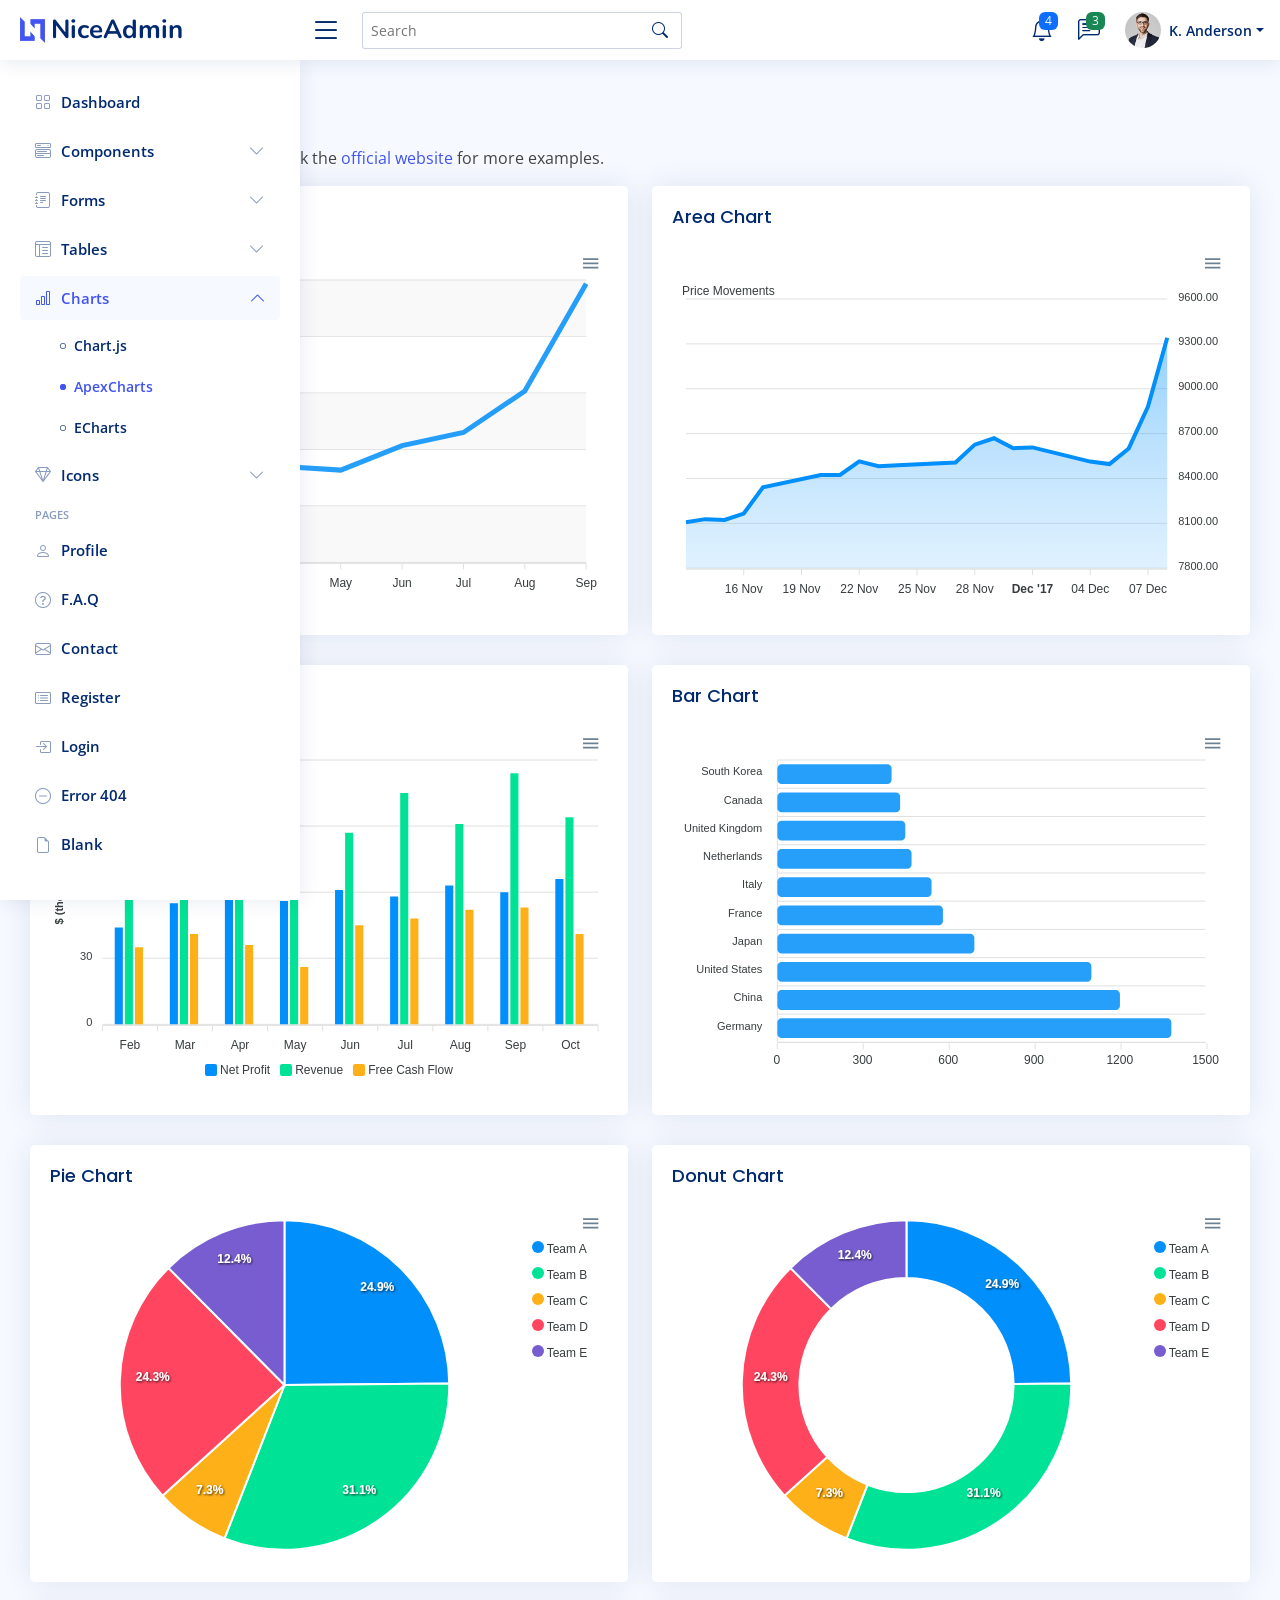
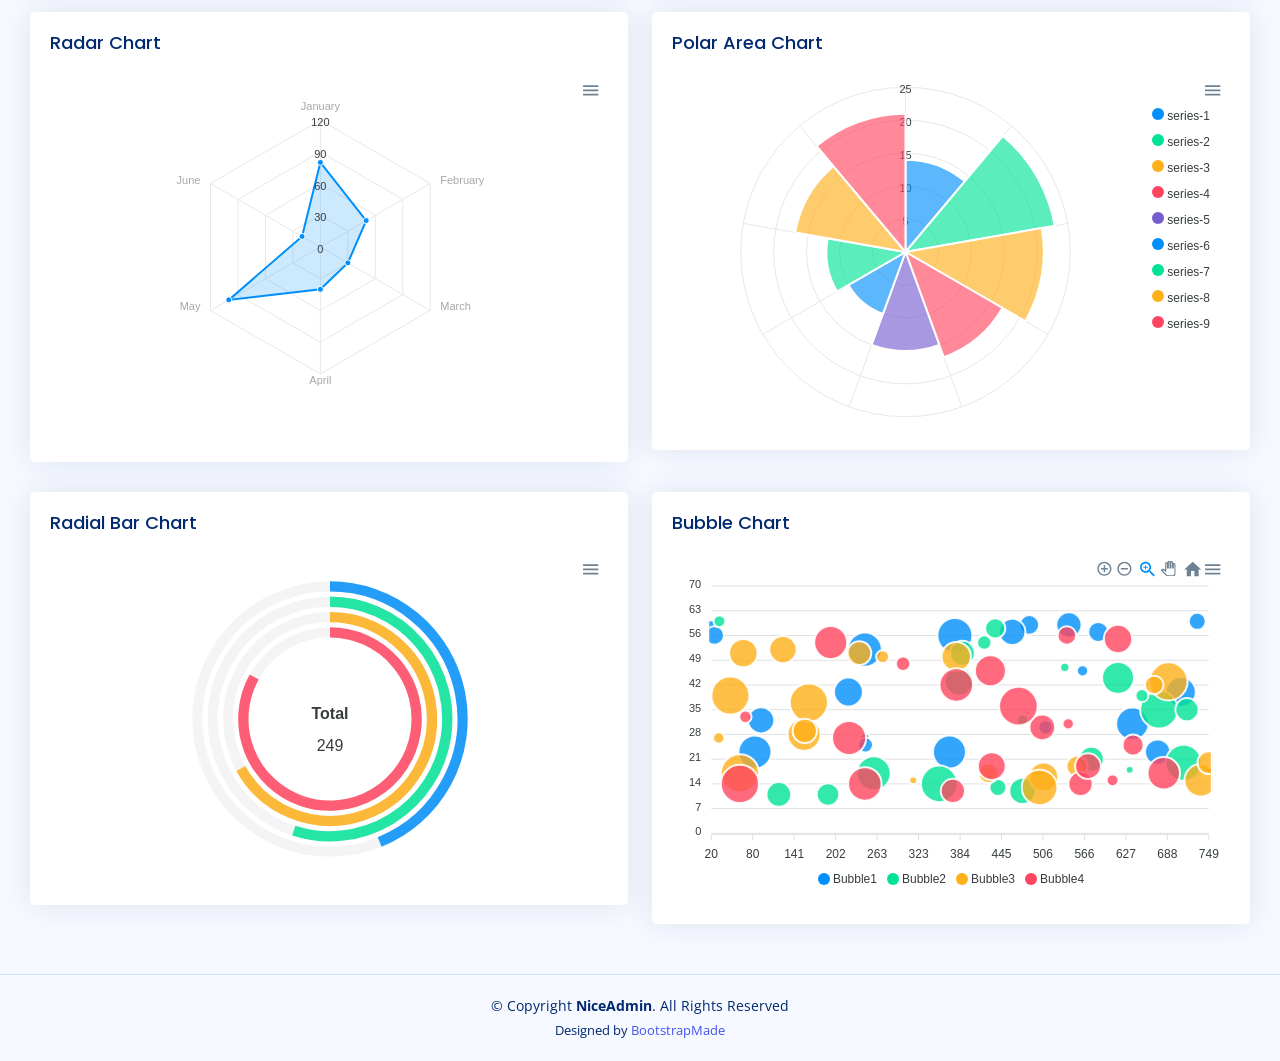
<file: public/asset/NiceAdmin/charts-apexcharts.html>
<!DOCTYPE html>
<html lang="en">

<head>
  <meta charset="utf-8">
  <meta content="width=device-width, initial-scale=1.0" name="viewport">

  <title>Charts / ApexCharts - NiceAdmin Bootstrap Template</title>
  <meta content="" name="description">
  <meta content="" name="keywords">

  <!-- Favicons -->
  <link href="assets/img/favicon.png" rel="icon">
  <link href="assets/img/apple-touch-icon.png" rel="apple-touch-icon">

  <!-- Google Fonts -->
  <link href="https://fonts.gstatic.com" rel="preconnect">
  <link href="https://fonts.googleapis.com/css?family=Open+Sans:300,300i,400,400i,600,600i,700,700i|Nunito:300,300i,400,400i,600,600i,700,700i|Poppins:300,300i,400,400i,500,500i,600,600i,700,700i" rel="stylesheet">

  <!-- Vendor CSS Files -->
  <link href="assets/vendor/bootstrap/css/bootstrap.min.css" rel="stylesheet">
  <link href="assets/vendor/bootstrap-icons/bootstrap-icons.css" rel="stylesheet">
  <link href="assets/vendor/boxicons/css/boxicons.min.css" rel="stylesheet">
  <link href="assets/vendor/quill/quill.snow.css" rel="stylesheet">
  <link href="assets/vendor/quill/quill.bubble.css" rel="stylesheet">
  <link href="assets/vendor/remixicon/remixicon.css" rel="stylesheet">
  <link href="assets/vendor/simple-datatables/style.css" rel="stylesheet">

  <!-- Template Main CSS File -->
  <link href="assets/css/style.css" rel="stylesheet">

  <!-- =======================================================
  * Template Name: NiceAdmin
  * Updated: Sep 18 2023 with Bootstrap v5.3.2
  * Template URL: https://bootstrapmade.com/nice-admin-bootstrap-admin-html-template/
  * Author: BootstrapMade.com
  * License: https://bootstrapmade.com/license/
  ======================================================== -->
</head>

<body>

  <!-- ======= Header ======= -->
  <header id="header" class="header fixed-top d-flex align-items-center">

    <div class="d-flex align-items-center justify-content-between">
      <a href="index.html" class="logo d-flex align-items-center">
        <img src="assets/img/logo.png" alt="">
        <span class="d-none d-lg-block">NiceAdmin</span>
      </a>
      <i class="bi bi-list toggle-sidebar-btn"></i>
    </div><!-- End Logo -->

    <div class="search-bar">
      <form class="search-form d-flex align-items-center" method="POST" action="#">
        <input type="text" name="query" placeholder="Search" title="Enter search keyword">
        <button type="submit" title="Search"><i class="bi bi-search"></i></button>
      </form>
    </div><!-- End Search Bar -->

    <nav class="header-nav ms-auto">
      <ul class="d-flex align-items-center">

        <li class="nav-item d-block d-lg-none">
          <a class="nav-link nav-icon search-bar-toggle " href="#">
            <i class="bi bi-search"></i>
          </a>
        </li><!-- End Search Icon-->

        <li class="nav-item dropdown">

          <a class="nav-link nav-icon" href="#" data-bs-toggle="dropdown">
            <i class="bi bi-bell"></i>
            <span class="badge bg-primary badge-number">4</span>
          </a><!-- End Notification Icon -->

          <ul class="dropdown-menu dropdown-menu-end dropdown-menu-arrow notifications">
            <li class="dropdown-header">
              You have 4 new notifications
              <a href="#"><span class="badge rounded-pill bg-primary p-2 ms-2">View all</span></a>
            </li>
            <li>
              <hr class="dropdown-divider">
            </li>

            <li class="notification-item">
              <i class="bi bi-exclamation-circle text-warning"></i>
              <div>
                <h4>Lorem Ipsum</h4>
                <p>Quae dolorem earum veritatis oditseno</p>
                <p>30 min. ago</p>
              </div>
            </li>

            <li>
              <hr class="dropdown-divider">
            </li>

            <li class="notification-item">
              <i class="bi bi-x-circle text-danger"></i>
              <div>
                <h4>Atque rerum nesciunt</h4>
                <p>Quae dolorem earum veritatis oditseno</p>
                <p>1 hr. ago</p>
              </div>
            </li>

            <li>
              <hr class="dropdown-divider">
            </li>

            <li class="notification-item">
              <i class="bi bi-check-circle text-success"></i>
              <div>
                <h4>Sit rerum fuga</h4>
                <p>Quae dolorem earum veritatis oditseno</p>
                <p>2 hrs. ago</p>
              </div>
            </li>

            <li>
              <hr class="dropdown-divider">
            </li>

            <li class="notification-item">
              <i class="bi bi-info-circle text-primary"></i>
              <div>
                <h4>Dicta reprehenderit</h4>
                <p>Quae dolorem earum veritatis oditseno</p>
                <p>4 hrs. ago</p>
              </div>
            </li>

            <li>
              <hr class="dropdown-divider">
            </li>
            <li class="dropdown-footer">
              <a href="#">Show all notifications</a>
            </li>

          </ul><!-- End Notification Dropdown Items -->

        </li><!-- End Notification Nav -->

        <li class="nav-item dropdown">

          <a class="nav-link nav-icon" href="#" data-bs-toggle="dropdown">
            <i class="bi bi-chat-left-text"></i>
            <span class="badge bg-success badge-number">3</span>
          </a><!-- End Messages Icon -->

          <ul class="dropdown-menu dropdown-menu-end dropdown-menu-arrow messages">
            <li class="dropdown-header">
              You have 3 new messages
              <a href="#"><span class="badge rounded-pill bg-primary p-2 ms-2">View all</span></a>
            </li>
            <li>
              <hr class="dropdown-divider">
            </li>

            <li class="message-item">
              <a href="#">
                <img src="assets/img/messages-1.jpg" alt="" class="rounded-circle">
                <div>
                  <h4>Maria Hudson</h4>
                  <p>Velit asperiores et ducimus soluta repudiandae labore officia est ut...</p>
                  <p>4 hrs. ago</p>
                </div>
              </a>
            </li>
            <li>
              <hr class="dropdown-divider">
            </li>

            <li class="message-item">
              <a href="#">
                <img src="assets/img/messages-2.jpg" alt="" class="rounded-circle">
                <div>
                  <h4>Anna Nelson</h4>
                  <p>Velit asperiores et ducimus soluta repudiandae labore officia est ut...</p>
                  <p>6 hrs. ago</p>
                </div>
              </a>
            </li>
            <li>
              <hr class="dropdown-divider">
            </li>

            <li class="message-item">
              <a href="#">
                <img src="assets/img/messages-3.jpg" alt="" class="rounded-circle">
                <div>
                  <h4>David Muldon</h4>
                  <p>Velit asperiores et ducimus soluta repudiandae labore officia est ut...</p>
                  <p>8 hrs. ago</p>
                </div>
              </a>
            </li>
            <li>
              <hr class="dropdown-divider">
            </li>

            <li class="dropdown-footer">
              <a href="#">Show all messages</a>
            </li>

          </ul><!-- End Messages Dropdown Items -->

        </li><!-- End Messages Nav -->

        <li class="nav-item dropdown pe-3">

          <a class="nav-link nav-profile d-flex align-items-center pe-0" href="#" data-bs-toggle="dropdown">
            <img src="assets/img/profile-img.jpg" alt="Profile" class="rounded-circle">
            <span class="d-none d-md-block dropdown-toggle ps-2">K. Anderson</span>
          </a><!-- End Profile Iamge Icon -->

          <ul class="dropdown-menu dropdown-menu-end dropdown-menu-arrow profile">
            <li class="dropdown-header">
              <h6>Kevin Anderson</h6>
              <span>Web Designer</span>
            </li>
            <li>
              <hr class="dropdown-divider">
            </li>

            <li>
              <a class="dropdown-item d-flex align-items-center" href="users-profile.html">
                <i class="bi bi-person"></i>
                <span>My Profile</span>
              </a>
            </li>
            <li>
              <hr class="dropdown-divider">
            </li>

            <li>
              <a class="dropdown-item d-flex align-items-center" href="users-profile.html">
                <i class="bi bi-gear"></i>
                <span>Account Settings</span>
              </a>
            </li>
            <li>
              <hr class="dropdown-divider">
            </li>

            <li>
              <a class="dropdown-item d-flex align-items-center" href="pages-faq.html">
                <i class="bi bi-question-circle"></i>
                <span>Need Help?</span>
              </a>
            </li>
            <li>
              <hr class="dropdown-divider">
            </li>

            <li>
              <a class="dropdown-item d-flex align-items-center" href="#">
                <i class="bi bi-box-arrow-right"></i>
                <span>Sign Out</span>
              </a>
            </li>

          </ul><!-- End Profile Dropdown Items -->
        </li><!-- End Profile Nav -->

      </ul>
    </nav><!-- End Icons Navigation -->

  </header><!-- End Header -->

  <!-- ======= Sidebar ======= -->
  <aside id="sidebar" class="sidebar">

    <ul class="sidebar-nav" id="sidebar-nav">

      <li class="nav-item">
        <a class="nav-link collapsed" href="index.html">
          <i class="bi bi-grid"></i>
          <span>Dashboard</span>
        </a>
      </li><!-- End Dashboard Nav -->

      <li class="nav-item">
        <a class="nav-link collapsed" data-bs-target="#components-nav" data-bs-toggle="collapse" href="#">
          <i class="bi bi-menu-button-wide"></i><span>Components</span><i class="bi bi-chevron-down ms-auto"></i>
        </a>
        <ul id="components-nav" class="nav-content collapse " data-bs-parent="#sidebar-nav">
          <li>
            <a href="components-alerts.html">
              <i class="bi bi-circle"></i><span>Alerts</span>
            </a>
          </li>
          <li>
            <a href="components-accordion.html">
              <i class="bi bi-circle"></i><span>Accordion</span>
            </a>
          </li>
          <li>
            <a href="components-badges.html">
              <i class="bi bi-circle"></i><span>Badges</span>
            </a>
          </li>
          <li>
            <a href="components-breadcrumbs.html">
              <i class="bi bi-circle"></i><span>Breadcrumbs</span>
            </a>
          </li>
          <li>
            <a href="components-buttons.html">
              <i class="bi bi-circle"></i><span>Buttons</span>
            </a>
          </li>
          <li>
            <a href="components-cards.html">
              <i class="bi bi-circle"></i><span>Cards</span>
            </a>
          </li>
          <li>
            <a href="components-carousel.html">
              <i class="bi bi-circle"></i><span>Carousel</span>
            </a>
          </li>
          <li>
            <a href="components-list-group.html">
              <i class="bi bi-circle"></i><span>List group</span>
            </a>
          </li>
          <li>
            <a href="components-modal.html">
              <i class="bi bi-circle"></i><span>Modal</span>
            </a>
          </li>
          <li>
            <a href="components-tabs.html">
              <i class="bi bi-circle"></i><span>Tabs</span>
            </a>
          </li>
          <li>
            <a href="components-pagination.html">
              <i class="bi bi-circle"></i><span>Pagination</span>
            </a>
          </li>
          <li>
            <a href="components-progress.html">
              <i class="bi bi-circle"></i><span>Progress</span>
            </a>
          </li>
          <li>
            <a href="components-spinners.html">
              <i class="bi bi-circle"></i><span>Spinners</span>
            </a>
          </li>
          <li>
            <a href="components-tooltips.html">
              <i class="bi bi-circle"></i><span>Tooltips</span>
            </a>
          </li>
        </ul>
      </li><!-- End Components Nav -->

      <li class="nav-item">
        <a class="nav-link collapsed" data-bs-target="#forms-nav" data-bs-toggle="collapse" href="#">
          <i class="bi bi-journal-text"></i><span>Forms</span><i class="bi bi-chevron-down ms-auto"></i>
        </a>
        <ul id="forms-nav" class="nav-content collapse " data-bs-parent="#sidebar-nav">
          <li>
            <a href="forms-elements.html">
              <i class="bi bi-circle"></i><span>Form Elements</span>
            </a>
          </li>
          <li>
            <a href="forms-layouts.html">
              <i class="bi bi-circle"></i><span>Form Layouts</span>
            </a>
          </li>
          <li>
            <a href="forms-editors.html">
              <i class="bi bi-circle"></i><span>Form Editors</span>
            </a>
          </li>
          <li>
            <a href="forms-validation.html">
              <i class="bi bi-circle"></i><span>Form Validation</span>
            </a>
          </li>
        </ul>
      </li><!-- End Forms Nav -->

      <li class="nav-item">
        <a class="nav-link collapsed" data-bs-target="#tables-nav" data-bs-toggle="collapse" href="#">
          <i class="bi bi-layout-text-window-reverse"></i><span>Tables</span><i class="bi bi-chevron-down ms-auto"></i>
        </a>
        <ul id="tables-nav" class="nav-content collapse " data-bs-parent="#sidebar-nav">
          <li>
            <a href="tables-general.html">
              <i class="bi bi-circle"></i><span>General Tables</span>
            </a>
          </li>
          <li>
            <a href="tables-data.html">
              <i class="bi bi-circle"></i><span>Data Tables</span>
            </a>
          </li>
        </ul>
      </li><!-- End Tables Nav -->

      <li class="nav-item">
        <a class="nav-link " data-bs-target="#charts-nav" data-bs-toggle="collapse" href="#">
          <i class="bi bi-bar-chart"></i><span>Charts</span><i class="bi bi-chevron-down ms-auto"></i>
        </a>
        <ul id="charts-nav" class="nav-content collapse show" data-bs-parent="#sidebar-nav">
          <li>
            <a href="charts-chartjs.html">
              <i class="bi bi-circle"></i><span>Chart.js</span>
            </a>
          </li>
          <li>
            <a href="charts-apexcharts.html" class="active">
              <i class="bi bi-circle"></i><span>ApexCharts</span>
            </a>
          </li>
          <li>
            <a href="charts-echarts.html">
              <i class="bi bi-circle"></i><span>ECharts</span>
            </a>
          </li>
        </ul>
      </li><!-- End Charts Nav -->

      <li class="nav-item">
        <a class="nav-link collapsed" data-bs-target="#icons-nav" data-bs-toggle="collapse" href="#">
          <i class="bi bi-gem"></i><span>Icons</span><i class="bi bi-chevron-down ms-auto"></i>
        </a>
        <ul id="icons-nav" class="nav-content collapse " data-bs-parent="#sidebar-nav">
          <li>
            <a href="icons-bootstrap.html">
              <i class="bi bi-circle"></i><span>Bootstrap Icons</span>
            </a>
          </li>
          <li>
            <a href="icons-remix.html">
              <i class="bi bi-circle"></i><span>Remix Icons</span>
            </a>
          </li>
          <li>
            <a href="icons-boxicons.html">
              <i class="bi bi-circle"></i><span>Boxicons</span>
            </a>
          </li>
        </ul>
      </li><!-- End Icons Nav -->

      <li class="nav-heading">Pages</li>

      <li class="nav-item">
        <a class="nav-link collapsed" href="users-profile.html">
          <i class="bi bi-person"></i>
          <span>Profile</span>
        </a>
      </li><!-- End Profile Page Nav -->

      <li class="nav-item">
        <a class="nav-link collapsed" href="pages-faq.html">
          <i class="bi bi-question-circle"></i>
          <span>F.A.Q</span>
        </a>
      </li><!-- End F.A.Q Page Nav -->

      <li class="nav-item">
        <a class="nav-link collapsed" href="pages-contact.html">
          <i class="bi bi-envelope"></i>
          <span>Contact</span>
        </a>
      </li><!-- End Contact Page Nav -->

      <li class="nav-item">
        <a class="nav-link collapsed" href="pages-register.html">
          <i class="bi bi-card-list"></i>
          <span>Register</span>
        </a>
      </li><!-- End Register Page Nav -->

      <li class="nav-item">
        <a class="nav-link collapsed" href="pages-login.html">
          <i class="bi bi-box-arrow-in-right"></i>
          <span>Login</span>
        </a>
      </li><!-- End Login Page Nav -->

      <li class="nav-item">
        <a class="nav-link collapsed" href="pages-error-404.html">
          <i class="bi bi-dash-circle"></i>
          <span>Error 404</span>
        </a>
      </li><!-- End Error 404 Page Nav -->

      <li class="nav-item">
        <a class="nav-link collapsed" href="pages-blank.html">
          <i class="bi bi-file-earmark"></i>
          <span>Blank</span>
        </a>
      </li><!-- End Blank Page Nav -->

    </ul>

  </aside><!-- End Sidebar-->

  <main id="main" class="main">

    <div class="pagetitle">
      <h1>ApexCharts</h1>
      <nav>
        <ol class="breadcrumb">
          <li class="breadcrumb-item"><a href="index.html">Home</a></li>
          <li class="breadcrumb-item">Charts</li>
          <li class="breadcrumb-item active">ApexCharts</li>
        </ol>
      </nav>
    </div><!-- End Page Title -->

    <p>ApexCharts Examples. You can check the <a href="https://apexcharts.com/javascript-chart-demos/" target="_blank">official website</a> for more examples.</p>

    <section class="section">
      <div class="row">

        <div class="col-lg-6">
          <div class="card">
            <div class="card-body">
              <h5 class="card-title">Line Chart</h5>

              <!-- Line Chart -->
              <div id="lineChart"></div>

              <script>
                document.addEventListener("DOMContentLoaded", () => {
                  new ApexCharts(document.querySelector("#lineChart"), {
                    series: [{
                      name: "Desktops",
                      data: [10, 41, 35, 51, 49, 62, 69, 91, 148]
                    }],
                    chart: {
                      height: 350,
                      type: 'line',
                      zoom: {
                        enabled: false
                      }
                    },
                    dataLabels: {
                      enabled: false
                    },
                    stroke: {
                      curve: 'straight'
                    },
                    grid: {
                      row: {
                        colors: ['#f3f3f3', 'transparent'], // takes an array which will be repeated on columns
                        opacity: 0.5
                      },
                    },
                    xaxis: {
                      categories: ['Jan', 'Feb', 'Mar', 'Apr', 'May', 'Jun', 'Jul', 'Aug', 'Sep'],
                    }
                  }).render();
                });
              </script>
              <!-- End Line Chart -->

            </div>
          </div>
        </div>

        <div class="col-lg-6">
          <div class="card">
            <div class="card-body">
              <h5 class="card-title">Area Chart</h5>

              <!-- Area Chart -->
              <div id="areaChart"></div>

              <script>
                document.addEventListener("DOMContentLoaded", () => {
                  const series = {
                    "monthDataSeries1": {
                      "prices": [
                        8107.85,
                        8128.0,
                        8122.9,
                        8165.5,
                        8340.7,
                        8423.7,
                        8423.5,
                        8514.3,
                        8481.85,
                        8487.7,
                        8506.9,
                        8626.2,
                        8668.95,
                        8602.3,
                        8607.55,
                        8512.9,
                        8496.25,
                        8600.65,
                        8881.1,
                        9340.85
                      ],
                      "dates": [
                        "13 Nov 2017",
                        "14 Nov 2017",
                        "15 Nov 2017",
                        "16 Nov 2017",
                        "17 Nov 2017",
                        "20 Nov 2017",
                        "21 Nov 2017",
                        "22 Nov 2017",
                        "23 Nov 2017",
                        "24 Nov 2017",
                        "27 Nov 2017",
                        "28 Nov 2017",
                        "29 Nov 2017",
                        "30 Nov 2017",
                        "01 Dec 2017",
                        "04 Dec 2017",
                        "05 Dec 2017",
                        "06 Dec 2017",
                        "07 Dec 2017",
                        "08 Dec 2017"
                      ]
                    },
                    "monthDataSeries2": {
                      "prices": [
                        8423.7,
                        8423.5,
                        8514.3,
                        8481.85,
                        8487.7,
                        8506.9,
                        8626.2,
                        8668.95,
                        8602.3,
                        8607.55,
                        8512.9,
                        8496.25,
                        8600.65,
                        8881.1,
                        9040.85,
                        8340.7,
                        8165.5,
                        8122.9,
                        8107.85,
                        8128.0
                      ],
                      "dates": [
                        "13 Nov 2017",
                        "14 Nov 2017",
                        "15 Nov 2017",
                        "16 Nov 2017",
                        "17 Nov 2017",
                        "20 Nov 2017",
                        "21 Nov 2017",
                        "22 Nov 2017",
                        "23 Nov 2017",
                        "24 Nov 2017",
                        "27 Nov 2017",
                        "28 Nov 2017",
                        "29 Nov 2017",
                        "30 Nov 2017",
                        "01 Dec 2017",
                        "04 Dec 2017",
                        "05 Dec 2017",
                        "06 Dec 2017",
                        "07 Dec 2017",
                        "08 Dec 2017"
                      ]
                    },
                    "monthDataSeries3": {
                      "prices": [
                        7114.25,
                        7126.6,
                        7116.95,
                        7203.7,
                        7233.75,
                        7451.0,
                        7381.15,
                        7348.95,
                        7347.75,
                        7311.25,
                        7266.4,
                        7253.25,
                        7215.45,
                        7266.35,
                        7315.25,
                        7237.2,
                        7191.4,
                        7238.95,
                        7222.6,
                        7217.9,
                        7359.3,
                        7371.55,
                        7371.15,
                        7469.2,
                        7429.25,
                        7434.65,
                        7451.1,
                        7475.25,
                        7566.25,
                        7556.8,
                        7525.55,
                        7555.45,
                        7560.9,
                        7490.7,
                        7527.6,
                        7551.9,
                        7514.85,
                        7577.95,
                        7592.3,
                        7621.95,
                        7707.95,
                        7859.1,
                        7815.7,
                        7739.0,
                        7778.7,
                        7839.45,
                        7756.45,
                        7669.2,
                        7580.45,
                        7452.85,
                        7617.25,
                        7701.6,
                        7606.8,
                        7620.05,
                        7513.85,
                        7498.45,
                        7575.45,
                        7601.95,
                        7589.1,
                        7525.85,
                        7569.5,
                        7702.5,
                        7812.7,
                        7803.75,
                        7816.3,
                        7851.15,
                        7912.2,
                        7972.8,
                        8145.0,
                        8161.1,
                        8121.05,
                        8071.25,
                        8088.2,
                        8154.45,
                        8148.3,
                        8122.05,
                        8132.65,
                        8074.55,
                        7952.8,
                        7885.55,
                        7733.9,
                        7897.15,
                        7973.15,
                        7888.5,
                        7842.8,
                        7838.4,
                        7909.85,
                        7892.75,
                        7897.75,
                        7820.05,
                        7904.4,
                        7872.2,
                        7847.5,
                        7849.55,
                        7789.6,
                        7736.35,
                        7819.4,
                        7875.35,
                        7871.8,
                        8076.5,
                        8114.8,
                        8193.55,
                        8217.1,
                        8235.05,
                        8215.3,
                        8216.4,
                        8301.55,
                        8235.25,
                        8229.75,
                        8201.95,
                        8164.95,
                        8107.85,
                        8128.0,
                        8122.9,
                        8165.5,
                        8340.7,
                        8423.7,
                        8423.5,
                        8514.3,
                        8481.85,
                        8487.7,
                        8506.9,
                        8626.2
                      ],
                      "dates": [
                        "02 Jun 2017",
                        "05 Jun 2017",
                        "06 Jun 2017",
                        "07 Jun 2017",
                        "08 Jun 2017",
                        "09 Jun 2017",
                        "12 Jun 2017",
                        "13 Jun 2017",
                        "14 Jun 2017",
                        "15 Jun 2017",
                        "16 Jun 2017",
                        "19 Jun 2017",
                        "20 Jun 2017",
                        "21 Jun 2017",
                        "22 Jun 2017",
                        "23 Jun 2017",
                        "27 Jun 2017",
                        "28 Jun 2017",
                        "29 Jun 2017",
                        "30 Jun 2017",
                        "03 Jul 2017",
                        "04 Jul 2017",
                        "05 Jul 2017",
                        "06 Jul 2017",
                        "07 Jul 2017",
                        "10 Jul 2017",
                        "11 Jul 2017",
                        "12 Jul 2017",
                        "13 Jul 2017",
                        "14 Jul 2017",
                        "17 Jul 2017",
                        "18 Jul 2017",
                        "19 Jul 2017",
                        "20 Jul 2017",
                        "21 Jul 2017",
                        "24 Jul 2017",
                        "25 Jul 2017",
                        "26 Jul 2017",
                        "27 Jul 2017",
                        "28 Jul 2017",
                        "31 Jul 2017",
                        "01 Aug 2017",
                        "02 Aug 2017",
                        "03 Aug 2017",
                        "04 Aug 2017",
                        "07 Aug 2017",
                        "08 Aug 2017",
                        "09 Aug 2017",
                        "10 Aug 2017",
                        "11 Aug 2017",
                        "14 Aug 2017",
                        "16 Aug 2017",
                        "17 Aug 2017",
                        "18 Aug 2017",
                        "21 Aug 2017",
                        "22 Aug 2017",
                        "23 Aug 2017",
                        "24 Aug 2017",
                        "28 Aug 2017",
                        "29 Aug 2017",
                        "30 Aug 2017",
                        "31 Aug 2017",
                        "01 Sep 2017",
                        "04 Sep 2017",
                        "05 Sep 2017",
                        "06 Sep 2017",
                        "07 Sep 2017",
                        "08 Sep 2017",
                        "11 Sep 2017",
                        "12 Sep 2017",
                        "13 Sep 2017",
                        "14 Sep 2017",
                        "15 Sep 2017",
                        "18 Sep 2017",
                        "19 Sep 2017",
                        "20 Sep 2017",
                        "21 Sep 2017",
                        "22 Sep 2017",
                        "25 Sep 2017",
                        "26 Sep 2017",
                        "27 Sep 2017",
                        "28 Sep 2017",
                        "29 Sep 2017",
                        "03 Oct 2017",
                        "04 Oct 2017",
                        "05 Oct 2017",
                        "06 Oct 2017",
                        "09 Oct 2017",
                        "10 Oct 2017",
                        "11 Oct 2017",
                        "12 Oct 2017",
                        "13 Oct 2017",
                        "16 Oct 2017",
                        "17 Oct 2017",
                        "18 Oct 2017",
                        "19 Oct 2017",
                        "23 Oct 2017",
                        "24 Oct 2017",
                        "25 Oct 2017",
                        "26 Oct 2017",
                        "27 Oct 2017",
                        "30 Oct 2017",
                        "31 Oct 2017",
                        "01 Nov 2017",
                        "02 Nov 2017",
                        "03 Nov 2017",
                        "06 Nov 2017",
                        "07 Nov 2017",
                        "08 Nov 2017",
                        "09 Nov 2017",
                        "10 Nov 2017",
                        "13 Nov 2017",
                        "14 Nov 2017",
                        "15 Nov 2017",
                        "16 Nov 2017",
                        "17 Nov 2017",
                        "20 Nov 2017",
                        "21 Nov 2017",
                        "22 Nov 2017",
                        "23 Nov 2017",
                        "24 Nov 2017",
                        "27 Nov 2017",
                        "28 Nov 2017"
                      ]
                    }
                  }
                  new ApexCharts(document.querySelector("#areaChart"), {
                    series: [{
                      name: "STOCK ABC",
                      data: series.monthDataSeries1.prices
                    }],
                    chart: {
                      type: 'area',
                      height: 350,
                      zoom: {
                        enabled: false
                      }
                    },
                    dataLabels: {
                      enabled: false
                    },
                    stroke: {
                      curve: 'straight'
                    },
                    subtitle: {
                      text: 'Price Movements',
                      align: 'left'
                    },
                    labels: series.monthDataSeries1.dates,
                    xaxis: {
                      type: 'datetime',
                    },
                    yaxis: {
                      opposite: true
                    },
                    legend: {
                      horizontalAlign: 'left'
                    }
                  }).render();
                });
              </script>
              <!-- End Area Chart -->

            </div>
          </div>
        </div>

        <div class="col-lg-6">
          <div class="card">
            <div class="card-body">
              <h5 class="card-title">Column Chart</h5>

              <!-- Column Chart -->
              <div id="columnChart"></div>

              <script>
                document.addEventListener("DOMContentLoaded", () => {
                  new ApexCharts(document.querySelector("#columnChart"), {
                    series: [{
                      name: 'Net Profit',
                      data: [44, 55, 57, 56, 61, 58, 63, 60, 66]
                    }, {
                      name: 'Revenue',
                      data: [76, 85, 101, 98, 87, 105, 91, 114, 94]
                    }, {
                      name: 'Free Cash Flow',
                      data: [35, 41, 36, 26, 45, 48, 52, 53, 41]
                    }],
                    chart: {
                      type: 'bar',
                      height: 350
                    },
                    plotOptions: {
                      bar: {
                        horizontal: false,
                        columnWidth: '55%',
                        endingShape: 'rounded'
                      },
                    },
                    dataLabels: {
                      enabled: false
                    },
                    stroke: {
                      show: true,
                      width: 2,
                      colors: ['transparent']
                    },
                    xaxis: {
                      categories: ['Feb', 'Mar', 'Apr', 'May', 'Jun', 'Jul', 'Aug', 'Sep', 'Oct'],
                    },
                    yaxis: {
                      title: {
                        text: '$ (thousands)'
                      }
                    },
                    fill: {
                      opacity: 1
                    },
                    tooltip: {
                      y: {
                        formatter: function(val) {
                          return "$ " + val + " thousands"
                        }
                      }
                    }
                  }).render();
                });
              </script>
              <!-- End Column Chart -->

            </div>
          </div>
        </div>

        <div class="col-lg-6">
          <div class="card">
            <div class="card-body">
              <h5 class="card-title">Bar Chart</h5>

              <!-- Bar Chart -->
              <div id="barChart"></div>

              <script>
                document.addEventListener("DOMContentLoaded", () => {
                  new ApexCharts(document.querySelector("#barChart"), {
                    series: [{
                      data: [400, 430, 448, 470, 540, 580, 690, 1100, 1200, 1380]
                    }],
                    chart: {
                      type: 'bar',
                      height: 350
                    },
                    plotOptions: {
                      bar: {
                        borderRadius: 4,
                        horizontal: true,
                      }
                    },
                    dataLabels: {
                      enabled: false
                    },
                    xaxis: {
                      categories: ['South Korea', 'Canada', 'United Kingdom', 'Netherlands', 'Italy', 'France', 'Japan',
                        'United States', 'China', 'Germany'
                      ],
                    }
                  }).render();
                });
              </script>
              <!-- End Bar Chart -->

            </div>
          </div>
        </div>

        <div class="col-lg-6">
          <div class="card">
            <div class="card-body">
              <h5 class="card-title">Pie Chart</h5>

              <!-- Pie Chart -->
              <div id="pieChart"></div>

              <script>
                document.addEventListener("DOMContentLoaded", () => {
                  new ApexCharts(document.querySelector("#pieChart"), {
                    series: [44, 55, 13, 43, 22],
                    chart: {
                      height: 350,
                      type: 'pie',
                      toolbar: {
                        show: true
                      }
                    },
                    labels: ['Team A', 'Team B', 'Team C', 'Team D', 'Team E']
                  }).render();
                });
              </script>
              <!-- End Pie Chart -->

            </div>
          </div>
        </div>

        <div class="col-lg-6">
          <div class="card">
            <div class="card-body">
              <h5 class="card-title">Donut Chart</h5>

              <!-- Donut Chart -->
              <div id="donutChart"></div>

              <script>
                document.addEventListener("DOMContentLoaded", () => {
                  new ApexCharts(document.querySelector("#donutChart"), {
                    series: [44, 55, 13, 43, 22],
                    chart: {
                      height: 350,
                      type: 'donut',
                      toolbar: {
                        show: true
                      }
                    },
                    labels: ['Team A', 'Team B', 'Team C', 'Team D', 'Team E'],
                  }).render();
                });
              </script>
              <!-- End Donut Chart -->

            </div>
          </div>
        </div>

        <div class="col-lg-6">
          <div class="card">
            <div class="card-body">
              <h5 class="card-title">Radar Chart</h5>

              <!-- Radar Chart -->
              <div id="radarChart"></div>

              <script>
                document.addEventListener("DOMContentLoaded", () => {
                  new ApexCharts(document.querySelector("#radarChart"), {
                    series: [{
                      name: 'Series 1',
                      data: [80, 50, 30, 40, 100, 20],
                    }],
                    chart: {
                      height: 350,
                      type: 'radar',
                    },
                    xaxis: {
                      categories: ['January', 'February', 'March', 'April', 'May', 'June']
                    }
                  }).render();
                });
              </script>
              <!-- End Radar Chart -->

            </div>
          </div>
        </div>

        <div class="col-lg-6">
          <div class="card">
            <div class="card-body">
              <h5 class="card-title">Polar Area Chart</h5>

              <!-- Polar Area Chart -->
              <div id="polarAreaChart"></div>

              <script>
                document.addEventListener("DOMContentLoaded", () => {
                  new ApexCharts(document.querySelector("#polarAreaChart"), {
                    series: [14, 23, 21, 17, 15, 10, 12, 17, 21],
                    chart: {
                      type: 'polarArea',
                      height: 350,
                      toolbar: {
                        show: true
                      }
                    },
                    stroke: {
                      colors: ['#fff']
                    },
                    fill: {
                      opacity: 0.8
                    }
                  }).render();
                });
              </script>
              <!-- End Polar Area Chart -->

            </div>
          </div>
        </div>

        <div class="col-lg-6">
          <div class="card">
            <div class="card-body">
              <h5 class="card-title">Radial Bar Chart</h5>

              <!-- Radial Bar Chart -->
              <div id="radialBarChart"></div>

              <script>
                document.addEventListener("DOMContentLoaded", () => {
                  new ApexCharts(document.querySelector("#radialBarChart"), {
                    series: [44, 55, 67, 83],
                    chart: {
                      height: 350,
                      type: 'radialBar',
                      toolbar: {
                        show: true
                      }
                    },
                    plotOptions: {
                      radialBar: {
                        dataLabels: {
                          name: {
                            fontSize: '22px',
                          },
                          value: {
                            fontSize: '16px',
                          },
                          total: {
                            show: true,
                            label: 'Total',
                            formatter: function(w) {
                              // By default this function returns the average of all series. The below is just an example to show the use of custom formatter function
                              return 249
                            }
                          }
                        }
                      }
                    },
                    labels: ['Apples', 'Oranges', 'Bananas', 'Berries'],
                  }).render();
                });
              </script>
              <!-- End Radial Bar Chart -->

            </div>
          </div>
        </div>

        <div class="col-lg-6">
          <div class="card">
            <div class="card-body">
              <h5 class="card-title">Bubble Chart</h5>

              <!-- Bubble Chart -->
              <div id="bubbleChart"></div>

              <script>
                document.addEventListener("DOMContentLoaded", () => {
                  function generateData(baseval, count, yrange) {
                    var i = 0;
                    var series = [];
                    while (i < count) {
                      var x = Math.floor(Math.random() * (750 - 1 + 1)) + 1;;
                      var y = Math.floor(Math.random() * (yrange.max - yrange.min + 1)) + yrange.min;
                      var z = Math.floor(Math.random() * (75 - 15 + 1)) + 15;
                      series.push([x, y, z]);
                      baseval += 86400000;
                      i++;
                    }
                    return series;
                  }
                  new ApexCharts(document.querySelector("#bubbleChart"), {
                    series: [{
                        name: 'Bubble1',
                        data: generateData(new Date('11 Feb 2017 GMT').getTime(), 20, {
                          min: 10,
                          max: 60
                        })
                      },
                      {
                        name: 'Bubble2',
                        data: generateData(new Date('11 Feb 2017 GMT').getTime(), 20, {
                          min: 10,
                          max: 60
                        })
                      },
                      {
                        name: 'Bubble3',
                        data: generateData(new Date('11 Feb 2017 GMT').getTime(), 20, {
                          min: 10,
                          max: 60
                        })
                      },
                      {
                        name: 'Bubble4',
                        data: generateData(new Date('11 Feb 2017 GMT').getTime(), 20, {
                          min: 10,
                          max: 60
                        })
                      }
                    ],
                    chart: {
                      height: 333,
                      type: 'bubble',
                    },
                    dataLabels: {
                      enabled: false
                    },
                    fill: {
                      opacity: 0.8
                    },
                    xaxis: {
                      tickAmount: 12,
                      type: 'category',
                    },
                    yaxis: {
                      max: 70
                    }
                  }).render();
                });
              </script>
              <!-- End Bubble Chart -->

            </div>
          </div>
        </div>

      </div>
    </section>

  </main><!-- End #main -->

  <!-- ======= Footer ======= -->
  <footer id="footer" class="footer">
    <div class="copyright">
      &copy; Copyright <strong><span>NiceAdmin</span></strong>. All Rights Reserved
    </div>
    <div class="credits">
      <!-- All the links in the footer should remain intact. -->
      <!-- You can delete the links only if you purchased the pro version. -->
      <!-- Licensing information: https://bootstrapmade.com/license/ -->
      <!-- Purchase the pro version with working PHP/AJAX contact form: https://bootstrapmade.com/nice-admin-bootstrap-admin-html-template/ -->
      Designed by <a href="https://bootstrapmade.com/">BootstrapMade</a>
    </div>
  </footer><!-- End Footer -->

  <a href="#" class="back-to-top d-flex align-items-center justify-content-center"><i class="bi bi-arrow-up-short"></i></a>

  <!-- Vendor JS Files -->
  <script src="assets/vendor/apexcharts/apexcharts.min.js"></script>
  <script src="assets/vendor/bootstrap/js/bootstrap.bundle.min.js"></script>
  <script src="assets/vendor/chart.js/chart.umd.js"></script>
  <script src="assets/vendor/echarts/echarts.min.js"></script>
  <script src="assets/vendor/quill/quill.min.js"></script>
  <script src="assets/vendor/simple-datatables/simple-datatables.js"></script>
  <script src="assets/vendor/tinymce/tinymce.min.js"></script>
  <script src="assets/vendor/php-email-form/validate.js"></script>

  <!-- Template Main JS File -->
  <script src="assets/js/main.js"></script>

</body>

</html>
</file>
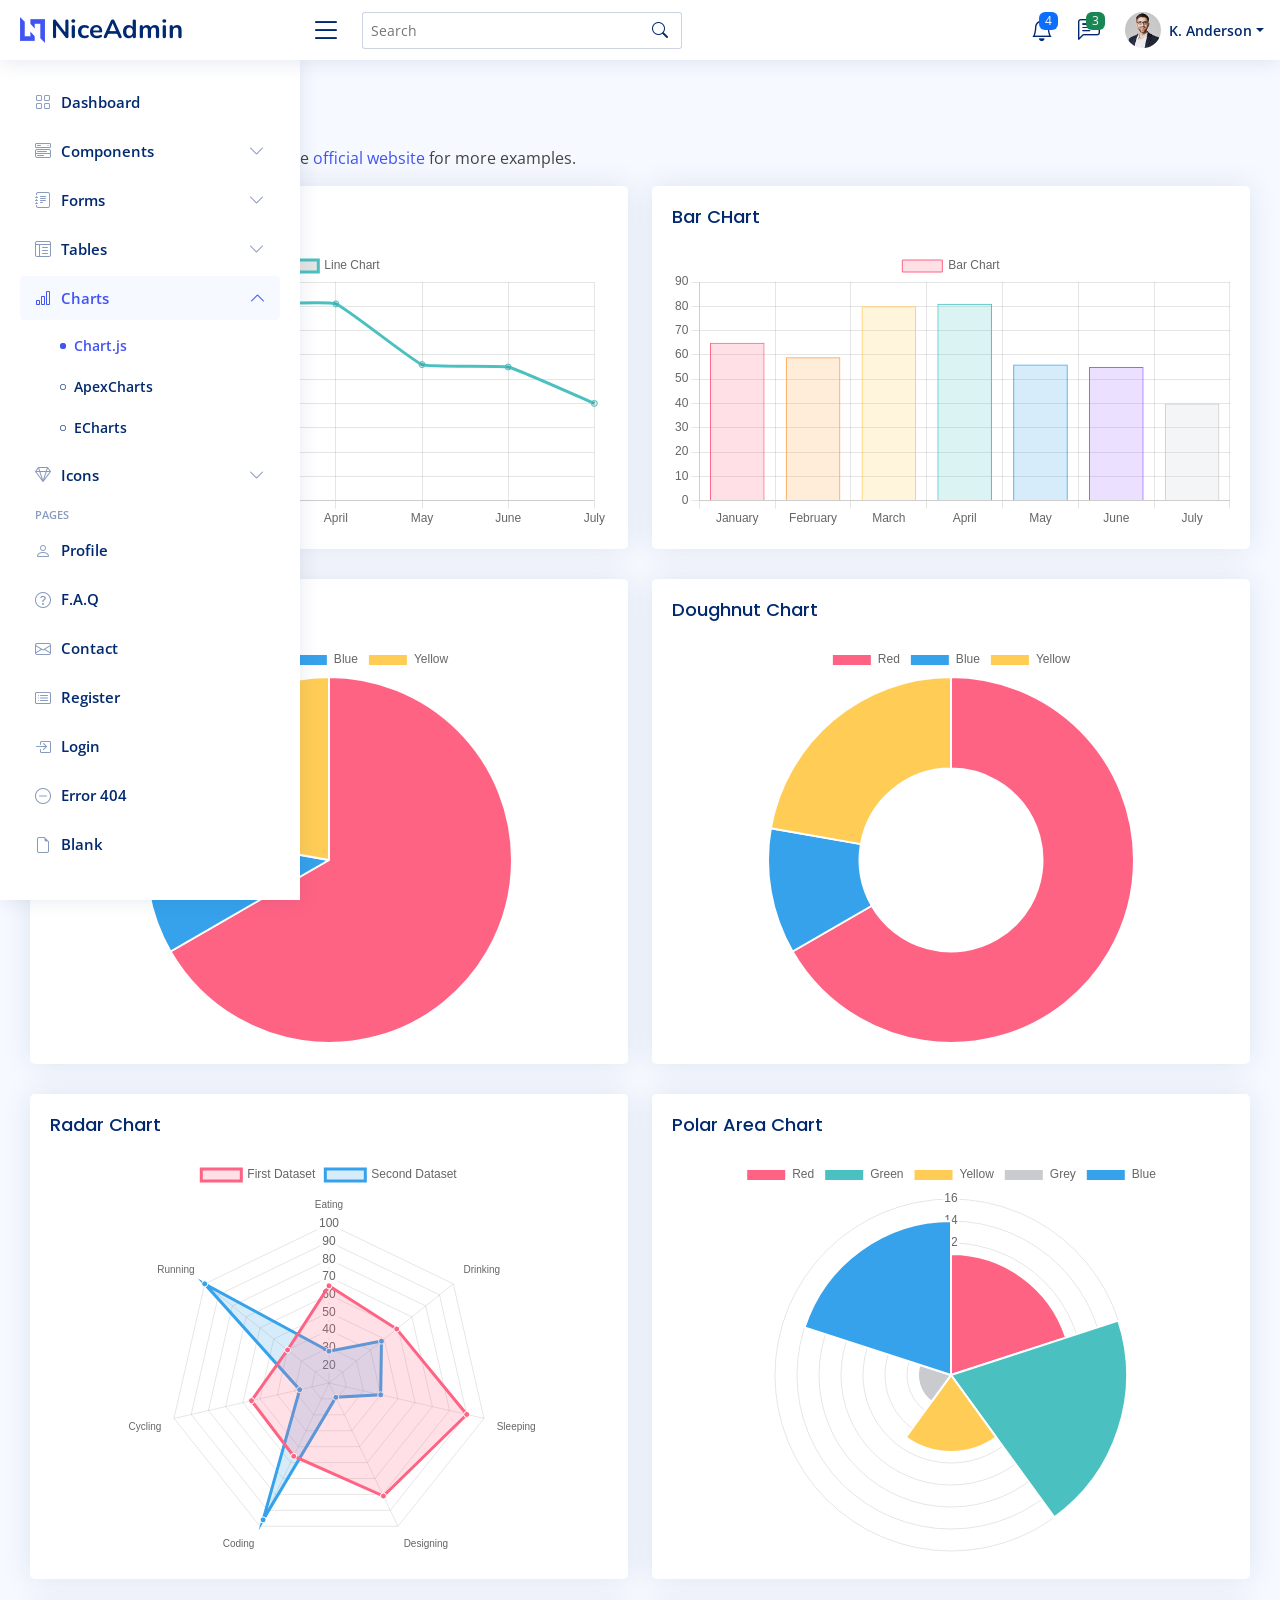
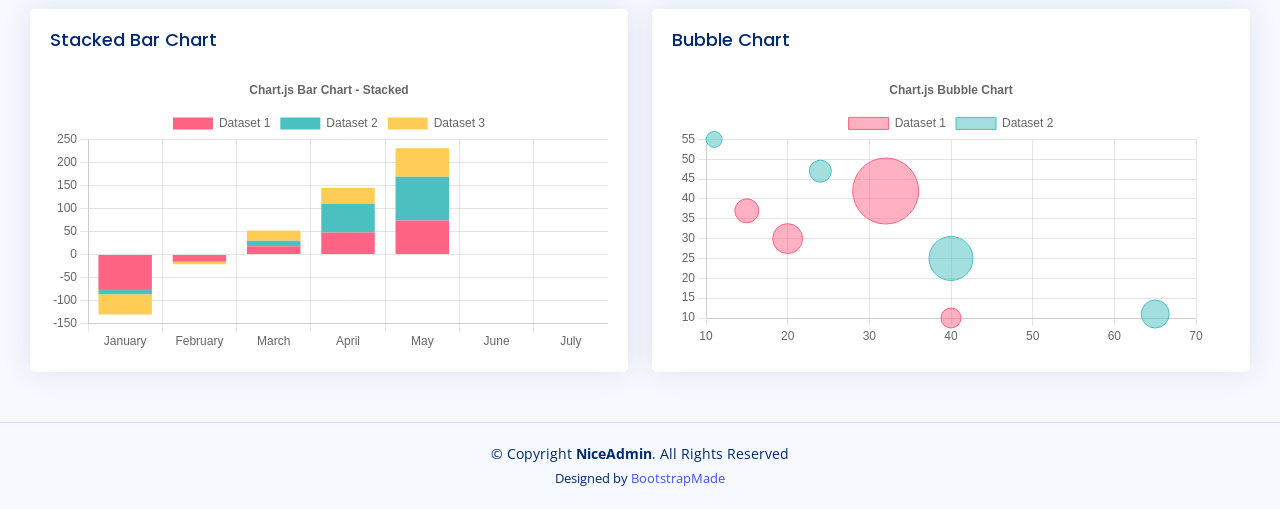
<file: public/asset/NiceAdmin/charts-chartjs.html>
<!DOCTYPE html>
<html lang="en">

<head>
  <meta charset="utf-8">
  <meta content="width=device-width, initial-scale=1.0" name="viewport">

  <title>Charts / Chart.js - NiceAdmin Bootstrap Template</title>
  <meta content="" name="description">
  <meta content="" name="keywords">

  <!-- Favicons -->
  <link href="assets/img/favicon.png" rel="icon">
  <link href="assets/img/apple-touch-icon.png" rel="apple-touch-icon">

  <!-- Google Fonts -->
  <link href="https://fonts.gstatic.com" rel="preconnect">
  <link href="https://fonts.googleapis.com/css?family=Open+Sans:300,300i,400,400i,600,600i,700,700i|Nunito:300,300i,400,400i,600,600i,700,700i|Poppins:300,300i,400,400i,500,500i,600,600i,700,700i" rel="stylesheet">

  <!-- Vendor CSS Files -->
  <link href="assets/vendor/bootstrap/css/bootstrap.min.css" rel="stylesheet">
  <link href="assets/vendor/bootstrap-icons/bootstrap-icons.css" rel="stylesheet">
  <link href="assets/vendor/boxicons/css/boxicons.min.css" rel="stylesheet">
  <link href="assets/vendor/quill/quill.snow.css" rel="stylesheet">
  <link href="assets/vendor/quill/quill.bubble.css" rel="stylesheet">
  <link href="assets/vendor/remixicon/remixicon.css" rel="stylesheet">
  <link href="assets/vendor/simple-datatables/style.css" rel="stylesheet">

  <!-- Template Main CSS File -->
  <link href="assets/css/style.css" rel="stylesheet">

  <!-- =======================================================
  * Template Name: NiceAdmin
  * Updated: Sep 18 2023 with Bootstrap v5.3.2
  * Template URL: https://bootstrapmade.com/nice-admin-bootstrap-admin-html-template/
  * Author: BootstrapMade.com
  * License: https://bootstrapmade.com/license/
  ======================================================== -->
</head>

<body>

  <!-- ======= Header ======= -->
  <header id="header" class="header fixed-top d-flex align-items-center">

    <div class="d-flex align-items-center justify-content-between">
      <a href="index.html" class="logo d-flex align-items-center">
        <img src="assets/img/logo.png" alt="">
        <span class="d-none d-lg-block">NiceAdmin</span>
      </a>
      <i class="bi bi-list toggle-sidebar-btn"></i>
    </div><!-- End Logo -->

    <div class="search-bar">
      <form class="search-form d-flex align-items-center" method="POST" action="#">
        <input type="text" name="query" placeholder="Search" title="Enter search keyword">
        <button type="submit" title="Search"><i class="bi bi-search"></i></button>
      </form>
    </div><!-- End Search Bar -->

    <nav class="header-nav ms-auto">
      <ul class="d-flex align-items-center">

        <li class="nav-item d-block d-lg-none">
          <a class="nav-link nav-icon search-bar-toggle " href="#">
            <i class="bi bi-search"></i>
          </a>
        </li><!-- End Search Icon-->

        <li class="nav-item dropdown">

          <a class="nav-link nav-icon" href="#" data-bs-toggle="dropdown">
            <i class="bi bi-bell"></i>
            <span class="badge bg-primary badge-number">4</span>
          </a><!-- End Notification Icon -->

          <ul class="dropdown-menu dropdown-menu-end dropdown-menu-arrow notifications">
            <li class="dropdown-header">
              You have 4 new notifications
              <a href="#"><span class="badge rounded-pill bg-primary p-2 ms-2">View all</span></a>
            </li>
            <li>
              <hr class="dropdown-divider">
            </li>

            <li class="notification-item">
              <i class="bi bi-exclamation-circle text-warning"></i>
              <div>
                <h4>Lorem Ipsum</h4>
                <p>Quae dolorem earum veritatis oditseno</p>
                <p>30 min. ago</p>
              </div>
            </li>

            <li>
              <hr class="dropdown-divider">
            </li>

            <li class="notification-item">
              <i class="bi bi-x-circle text-danger"></i>
              <div>
                <h4>Atque rerum nesciunt</h4>
                <p>Quae dolorem earum veritatis oditseno</p>
                <p>1 hr. ago</p>
              </div>
            </li>

            <li>
              <hr class="dropdown-divider">
            </li>

            <li class="notification-item">
              <i class="bi bi-check-circle text-success"></i>
              <div>
                <h4>Sit rerum fuga</h4>
                <p>Quae dolorem earum veritatis oditseno</p>
                <p>2 hrs. ago</p>
              </div>
            </li>

            <li>
              <hr class="dropdown-divider">
            </li>

            <li class="notification-item">
              <i class="bi bi-info-circle text-primary"></i>
              <div>
                <h4>Dicta reprehenderit</h4>
                <p>Quae dolorem earum veritatis oditseno</p>
                <p>4 hrs. ago</p>
              </div>
            </li>

            <li>
              <hr class="dropdown-divider">
            </li>
            <li class="dropdown-footer">
              <a href="#">Show all notifications</a>
            </li>

          </ul><!-- End Notification Dropdown Items -->

        </li><!-- End Notification Nav -->

        <li class="nav-item dropdown">

          <a class="nav-link nav-icon" href="#" data-bs-toggle="dropdown">
            <i class="bi bi-chat-left-text"></i>
            <span class="badge bg-success badge-number">3</span>
          </a><!-- End Messages Icon -->

          <ul class="dropdown-menu dropdown-menu-end dropdown-menu-arrow messages">
            <li class="dropdown-header">
              You have 3 new messages
              <a href="#"><span class="badge rounded-pill bg-primary p-2 ms-2">View all</span></a>
            </li>
            <li>
              <hr class="dropdown-divider">
            </li>

            <li class="message-item">
              <a href="#">
                <img src="assets/img/messages-1.jpg" alt="" class="rounded-circle">
                <div>
                  <h4>Maria Hudson</h4>
                  <p>Velit asperiores et ducimus soluta repudiandae labore officia est ut...</p>
                  <p>4 hrs. ago</p>
                </div>
              </a>
            </li>
            <li>
              <hr class="dropdown-divider">
            </li>

            <li class="message-item">
              <a href="#">
                <img src="assets/img/messages-2.jpg" alt="" class="rounded-circle">
                <div>
                  <h4>Anna Nelson</h4>
                  <p>Velit asperiores et ducimus soluta repudiandae labore officia est ut...</p>
                  <p>6 hrs. ago</p>
                </div>
              </a>
            </li>
            <li>
              <hr class="dropdown-divider">
            </li>

            <li class="message-item">
              <a href="#">
                <img src="assets/img/messages-3.jpg" alt="" class="rounded-circle">
                <div>
                  <h4>David Muldon</h4>
                  <p>Velit asperiores et ducimus soluta repudiandae labore officia est ut...</p>
                  <p>8 hrs. ago</p>
                </div>
              </a>
            </li>
            <li>
              <hr class="dropdown-divider">
            </li>

            <li class="dropdown-footer">
              <a href="#">Show all messages</a>
            </li>

          </ul><!-- End Messages Dropdown Items -->

        </li><!-- End Messages Nav -->

        <li class="nav-item dropdown pe-3">

          <a class="nav-link nav-profile d-flex align-items-center pe-0" href="#" data-bs-toggle="dropdown">
            <img src="assets/img/profile-img.jpg" alt="Profile" class="rounded-circle">
            <span class="d-none d-md-block dropdown-toggle ps-2">K. Anderson</span>
          </a><!-- End Profile Iamge Icon -->

          <ul class="dropdown-menu dropdown-menu-end dropdown-menu-arrow profile">
            <li class="dropdown-header">
              <h6>Kevin Anderson</h6>
              <span>Web Designer</span>
            </li>
            <li>
              <hr class="dropdown-divider">
            </li>

            <li>
              <a class="dropdown-item d-flex align-items-center" href="users-profile.html">
                <i class="bi bi-person"></i>
                <span>My Profile</span>
              </a>
            </li>
            <li>
              <hr class="dropdown-divider">
            </li>

            <li>
              <a class="dropdown-item d-flex align-items-center" href="users-profile.html">
                <i class="bi bi-gear"></i>
                <span>Account Settings</span>
              </a>
            </li>
            <li>
              <hr class="dropdown-divider">
            </li>

            <li>
              <a class="dropdown-item d-flex align-items-center" href="pages-faq.html">
                <i class="bi bi-question-circle"></i>
                <span>Need Help?</span>
              </a>
            </li>
            <li>
              <hr class="dropdown-divider">
            </li>

            <li>
              <a class="dropdown-item d-flex align-items-center" href="#">
                <i class="bi bi-box-arrow-right"></i>
                <span>Sign Out</span>
              </a>
            </li>

          </ul><!-- End Profile Dropdown Items -->
        </li><!-- End Profile Nav -->

      </ul>
    </nav><!-- End Icons Navigation -->

  </header><!-- End Header -->

  <!-- ======= Sidebar ======= -->
  <aside id="sidebar" class="sidebar">

    <ul class="sidebar-nav" id="sidebar-nav">

      <li class="nav-item">
        <a class="nav-link collapsed" href="index.html">
          <i class="bi bi-grid"></i>
          <span>Dashboard</span>
        </a>
      </li><!-- End Dashboard Nav -->

      <li class="nav-item">
        <a class="nav-link collapsed" data-bs-target="#components-nav" data-bs-toggle="collapse" href="#">
          <i class="bi bi-menu-button-wide"></i><span>Components</span><i class="bi bi-chevron-down ms-auto"></i>
        </a>
        <ul id="components-nav" class="nav-content collapse " data-bs-parent="#sidebar-nav">
          <li>
            <a href="components-alerts.html">
              <i class="bi bi-circle"></i><span>Alerts</span>
            </a>
          </li>
          <li>
            <a href="components-accordion.html">
              <i class="bi bi-circle"></i><span>Accordion</span>
            </a>
          </li>
          <li>
            <a href="components-badges.html">
              <i class="bi bi-circle"></i><span>Badges</span>
            </a>
          </li>
          <li>
            <a href="components-breadcrumbs.html">
              <i class="bi bi-circle"></i><span>Breadcrumbs</span>
            </a>
          </li>
          <li>
            <a href="components-buttons.html">
              <i class="bi bi-circle"></i><span>Buttons</span>
            </a>
          </li>
          <li>
            <a href="components-cards.html">
              <i class="bi bi-circle"></i><span>Cards</span>
            </a>
          </li>
          <li>
            <a href="components-carousel.html">
              <i class="bi bi-circle"></i><span>Carousel</span>
            </a>
          </li>
          <li>
            <a href="components-list-group.html">
              <i class="bi bi-circle"></i><span>List group</span>
            </a>
          </li>
          <li>
            <a href="components-modal.html">
              <i class="bi bi-circle"></i><span>Modal</span>
            </a>
          </li>
          <li>
            <a href="components-tabs.html">
              <i class="bi bi-circle"></i><span>Tabs</span>
            </a>
          </li>
          <li>
            <a href="components-pagination.html">
              <i class="bi bi-circle"></i><span>Pagination</span>
            </a>
          </li>
          <li>
            <a href="components-progress.html">
              <i class="bi bi-circle"></i><span>Progress</span>
            </a>
          </li>
          <li>
            <a href="components-spinners.html">
              <i class="bi bi-circle"></i><span>Spinners</span>
            </a>
          </li>
          <li>
            <a href="components-tooltips.html">
              <i class="bi bi-circle"></i><span>Tooltips</span>
            </a>
          </li>
        </ul>
      </li><!-- End Components Nav -->

      <li class="nav-item">
        <a class="nav-link collapsed" data-bs-target="#forms-nav" data-bs-toggle="collapse" href="#">
          <i class="bi bi-journal-text"></i><span>Forms</span><i class="bi bi-chevron-down ms-auto"></i>
        </a>
        <ul id="forms-nav" class="nav-content collapse " data-bs-parent="#sidebar-nav">
          <li>
            <a href="forms-elements.html">
              <i class="bi bi-circle"></i><span>Form Elements</span>
            </a>
          </li>
          <li>
            <a href="forms-layouts.html">
              <i class="bi bi-circle"></i><span>Form Layouts</span>
            </a>
          </li>
          <li>
            <a href="forms-editors.html">
              <i class="bi bi-circle"></i><span>Form Editors</span>
            </a>
          </li>
          <li>
            <a href="forms-validation.html">
              <i class="bi bi-circle"></i><span>Form Validation</span>
            </a>
          </li>
        </ul>
      </li><!-- End Forms Nav -->

      <li class="nav-item">
        <a class="nav-link collapsed" data-bs-target="#tables-nav" data-bs-toggle="collapse" href="#">
          <i class="bi bi-layout-text-window-reverse"></i><span>Tables</span><i class="bi bi-chevron-down ms-auto"></i>
        </a>
        <ul id="tables-nav" class="nav-content collapse " data-bs-parent="#sidebar-nav">
          <li>
            <a href="tables-general.html">
              <i class="bi bi-circle"></i><span>General Tables</span>
            </a>
          </li>
          <li>
            <a href="tables-data.html">
              <i class="bi bi-circle"></i><span>Data Tables</span>
            </a>
          </li>
        </ul>
      </li><!-- End Tables Nav -->

      <li class="nav-item">
        <a class="nav-link " data-bs-target="#charts-nav" data-bs-toggle="collapse" href="#">
          <i class="bi bi-bar-chart"></i><span>Charts</span><i class="bi bi-chevron-down ms-auto"></i>
        </a>
        <ul id="charts-nav" class="nav-content collapse show" data-bs-parent="#sidebar-nav">
          <li>
            <a href="charts-chartjs.html" class="active">
              <i class="bi bi-circle"></i><span>Chart.js</span>
            </a>
          </li>
          <li>
            <a href="charts-apexcharts.html">
              <i class="bi bi-circle"></i><span>ApexCharts</span>
            </a>
          </li>
          <li>
            <a href="charts-echarts.html">
              <i class="bi bi-circle"></i><span>ECharts</span>
            </a>
          </li>
        </ul>
      </li><!-- End Charts Nav -->

      <li class="nav-item">
        <a class="nav-link collapsed" data-bs-target="#icons-nav" data-bs-toggle="collapse" href="#">
          <i class="bi bi-gem"></i><span>Icons</span><i class="bi bi-chevron-down ms-auto"></i>
        </a>
        <ul id="icons-nav" class="nav-content collapse " data-bs-parent="#sidebar-nav">
          <li>
            <a href="icons-bootstrap.html">
              <i class="bi bi-circle"></i><span>Bootstrap Icons</span>
            </a>
          </li>
          <li>
            <a href="icons-remix.html">
              <i class="bi bi-circle"></i><span>Remix Icons</span>
            </a>
          </li>
          <li>
            <a href="icons-boxicons.html">
              <i class="bi bi-circle"></i><span>Boxicons</span>
            </a>
          </li>
        </ul>
      </li><!-- End Icons Nav -->

      <li class="nav-heading">Pages</li>

      <li class="nav-item">
        <a class="nav-link collapsed" href="users-profile.html">
          <i class="bi bi-person"></i>
          <span>Profile</span>
        </a>
      </li><!-- End Profile Page Nav -->

      <li class="nav-item">
        <a class="nav-link collapsed" href="pages-faq.html">
          <i class="bi bi-question-circle"></i>
          <span>F.A.Q</span>
        </a>
      </li><!-- End F.A.Q Page Nav -->

      <li class="nav-item">
        <a class="nav-link collapsed" href="pages-contact.html">
          <i class="bi bi-envelope"></i>
          <span>Contact</span>
        </a>
      </li><!-- End Contact Page Nav -->

      <li class="nav-item">
        <a class="nav-link collapsed" href="pages-register.html">
          <i class="bi bi-card-list"></i>
          <span>Register</span>
        </a>
      </li><!-- End Register Page Nav -->

      <li class="nav-item">
        <a class="nav-link collapsed" href="pages-login.html">
          <i class="bi bi-box-arrow-in-right"></i>
          <span>Login</span>
        </a>
      </li><!-- End Login Page Nav -->

      <li class="nav-item">
        <a class="nav-link collapsed" href="pages-error-404.html">
          <i class="bi bi-dash-circle"></i>
          <span>Error 404</span>
        </a>
      </li><!-- End Error 404 Page Nav -->

      <li class="nav-item">
        <a class="nav-link collapsed" href="pages-blank.html">
          <i class="bi bi-file-earmark"></i>
          <span>Blank</span>
        </a>
      </li><!-- End Blank Page Nav -->

    </ul>

  </aside><!-- End Sidebar-->

  <main id="main" class="main">

    <div class="pagetitle">
      <h1>Chart.js</h1>
      <nav>
        <ol class="breadcrumb">
          <li class="breadcrumb-item"><a href="index.html">Home</a></li>
          <li class="breadcrumb-item">Charts</li>
          <li class="breadcrumb-item active">Chart.js</li>
        </ol>
      </nav>
    </div><!-- End Page Title -->

    <p>Chart.JS Examples. You can check the <a href="https://www.chartjs.org/docs/latest/samples/" target="_blank">official website</a> for more examples.</p>

    <section class="section">
      <div class="row">

        <div class="col-lg-6">
          <div class="card">
            <div class="card-body">
              <h5 class="card-title">Line Chart</h5>

              <!-- Line Chart -->
              <canvas id="lineChart" style="max-height: 400px;"></canvas>
              <script>
                document.addEventListener("DOMContentLoaded", () => {
                  new Chart(document.querySelector('#lineChart'), {
                    type: 'line',
                    data: {
                      labels: ['January', 'February', 'March', 'April', 'May', 'June', 'July'],
                      datasets: [{
                        label: 'Line Chart',
                        data: [65, 59, 80, 81, 56, 55, 40],
                        fill: false,
                        borderColor: 'rgb(75, 192, 192)',
                        tension: 0.1
                      }]
                    },
                    options: {
                      scales: {
                        y: {
                          beginAtZero: true
                        }
                      }
                    }
                  });
                });
              </script>
              <!-- End Line CHart -->

            </div>
          </div>
        </div>

        <div class="col-lg-6">
          <div class="card">
            <div class="card-body">
              <h5 class="card-title">Bar CHart</h5>

              <!-- Bar Chart -->
              <canvas id="barChart" style="max-height: 400px;"></canvas>
              <script>
                document.addEventListener("DOMContentLoaded", () => {
                  new Chart(document.querySelector('#barChart'), {
                    type: 'bar',
                    data: {
                      labels: ['January', 'February', 'March', 'April', 'May', 'June', 'July'],
                      datasets: [{
                        label: 'Bar Chart',
                        data: [65, 59, 80, 81, 56, 55, 40],
                        backgroundColor: [
                          'rgba(255, 99, 132, 0.2)',
                          'rgba(255, 159, 64, 0.2)',
                          'rgba(255, 205, 86, 0.2)',
                          'rgba(75, 192, 192, 0.2)',
                          'rgba(54, 162, 235, 0.2)',
                          'rgba(153, 102, 255, 0.2)',
                          'rgba(201, 203, 207, 0.2)'
                        ],
                        borderColor: [
                          'rgb(255, 99, 132)',
                          'rgb(255, 159, 64)',
                          'rgb(255, 205, 86)',
                          'rgb(75, 192, 192)',
                          'rgb(54, 162, 235)',
                          'rgb(153, 102, 255)',
                          'rgb(201, 203, 207)'
                        ],
                        borderWidth: 1
                      }]
                    },
                    options: {
                      scales: {
                        y: {
                          beginAtZero: true
                        }
                      }
                    }
                  });
                });
              </script>
              <!-- End Bar CHart -->

            </div>
          </div>
        </div>

        <div class="col-lg-6">
          <div class="card">
            <div class="card-body">
              <h5 class="card-title">Pie Chart</h5>

              <!-- Pie Chart -->
              <canvas id="pieChart" style="max-height: 400px;"></canvas>
              <script>
                document.addEventListener("DOMContentLoaded", () => {
                  new Chart(document.querySelector('#pieChart'), {
                    type: 'pie',
                    data: {
                      labels: [
                        'Red',
                        'Blue',
                        'Yellow'
                      ],
                      datasets: [{
                        label: 'My First Dataset',
                        data: [300, 50, 100],
                        backgroundColor: [
                          'rgb(255, 99, 132)',
                          'rgb(54, 162, 235)',
                          'rgb(255, 205, 86)'
                        ],
                        hoverOffset: 4
                      }]
                    }
                  });
                });
              </script>
              <!-- End Pie CHart -->

            </div>
          </div>
        </div>

        <div class="col-lg-6">
          <div class="card">
            <div class="card-body">
              <h5 class="card-title">Doughnut Chart</h5>

              <!-- Doughnut Chart -->
              <canvas id="doughnutChart" style="max-height: 400px;"></canvas>
              <script>
                document.addEventListener("DOMContentLoaded", () => {
                  new Chart(document.querySelector('#doughnutChart'), {
                    type: 'doughnut',
                    data: {
                      labels: [
                        'Red',
                        'Blue',
                        'Yellow'
                      ],
                      datasets: [{
                        label: 'My First Dataset',
                        data: [300, 50, 100],
                        backgroundColor: [
                          'rgb(255, 99, 132)',
                          'rgb(54, 162, 235)',
                          'rgb(255, 205, 86)'
                        ],
                        hoverOffset: 4
                      }]
                    }
                  });
                });
              </script>
              <!-- End Doughnut CHart -->

            </div>
          </div>
        </div>

        <div class="col-lg-6">
          <div class="card">
            <div class="card-body">
              <h5 class="card-title">Radar Chart</h5>

              <!-- Radar Chart -->
              <canvas id="radarChart" style="max-height: 400px;"></canvas>
              <script>
                document.addEventListener("DOMContentLoaded", () => {
                  new Chart(document.querySelector('#radarChart'), {
                    type: 'radar',
                    data: {
                      labels: [
                        'Eating',
                        'Drinking',
                        'Sleeping',
                        'Designing',
                        'Coding',
                        'Cycling',
                        'Running'
                      ],
                      datasets: [{
                        label: 'First Dataset',
                        data: [65, 59, 90, 81, 56, 55, 40],
                        fill: true,
                        backgroundColor: 'rgba(255, 99, 132, 0.2)',
                        borderColor: 'rgb(255, 99, 132)',
                        pointBackgroundColor: 'rgb(255, 99, 132)',
                        pointBorderColor: '#fff',
                        pointHoverBackgroundColor: '#fff',
                        pointHoverBorderColor: 'rgb(255, 99, 132)'
                      }, {
                        label: 'Second Dataset',
                        data: [28, 48, 40, 19, 96, 27, 100],
                        fill: true,
                        backgroundColor: 'rgba(54, 162, 235, 0.2)',
                        borderColor: 'rgb(54, 162, 235)',
                        pointBackgroundColor: 'rgb(54, 162, 235)',
                        pointBorderColor: '#fff',
                        pointHoverBackgroundColor: '#fff',
                        pointHoverBorderColor: 'rgb(54, 162, 235)'
                      }]
                    },
                    options: {
                      elements: {
                        line: {
                          borderWidth: 3
                        }
                      }
                    }
                  });
                });
              </script>
              <!-- End Radar CHart -->

            </div>
          </div>
        </div>

        <div class="col-lg-6">
          <div class="card">
            <div class="card-body">
              <h5 class="card-title">Polar Area Chart</h5>

              <!-- Polar Area Chart -->
              <canvas id="polarAreaChart" style="max-height: 400px;"></canvas>
              <script>
                document.addEventListener("DOMContentLoaded", () => {
                  new Chart(document.querySelector('#polarAreaChart'), {
                    type: 'polarArea',
                    data: {
                      labels: [
                        'Red',
                        'Green',
                        'Yellow',
                        'Grey',
                        'Blue'
                      ],
                      datasets: [{
                        label: 'My First Dataset',
                        data: [11, 16, 7, 3, 14],
                        backgroundColor: [
                          'rgb(255, 99, 132)',
                          'rgb(75, 192, 192)',
                          'rgb(255, 205, 86)',
                          'rgb(201, 203, 207)',
                          'rgb(54, 162, 235)'
                        ]
                      }]
                    }
                  });
                });
              </script>
              <!-- End Polar Area Chart -->

            </div>
          </div>
        </div>

        <div class="col-lg-6">
          <div class="card">
            <div class="card-body">
              <h5 class="card-title">Stacked Bar Chart</h5>

              <!-- Stacked Bar Chart -->
              <canvas id="stakedBarChart" style="max-height: 400px;"></canvas>
              <script>
                document.addEventListener("DOMContentLoaded", () => {
                  new Chart(document.querySelector('#stakedBarChart'), {
                    type: 'bar',
                    data: {
                      labels: ['January', 'February', 'March', 'April', 'May', 'June', 'July'],
                      datasets: [{
                          label: 'Dataset 1',
                          data: [-75, -15, 18, 48, 74],
                          backgroundColor: 'rgb(255, 99, 132)',
                        },
                        {
                          label: 'Dataset 2',
                          data: [-11, -1, 12, 62, 95],
                          backgroundColor: 'rgb(75, 192, 192)',
                        },
                        {
                          label: 'Dataset 3',
                          data: [-44, -5, 22, 35, 62],
                          backgroundColor: 'rgb(255, 205, 86)',
                        },
                      ]
                    },
                    options: {
                      plugins: {
                        title: {
                          display: true,
                          text: 'Chart.js Bar Chart - Stacked'
                        },
                      },
                      responsive: true,
                      scales: {
                        x: {
                          stacked: true,
                        },
                        y: {
                          stacked: true
                        }
                      }
                    }
                  });
                });
              </script>
              <!-- End Stacked Bar Chart -->

            </div>
          </div>
        </div>

        <div class="col-lg-6">
          <div class="card">
            <div class="card-body">
              <h5 class="card-title">Bubble Chart</h5>

              <!-- Bubble Chart -->
              <canvas id="bubbleChart" style="max-height: 400px;"></canvas>
              <script>
                document.addEventListener("DOMContentLoaded", () => {
                  new Chart(document.querySelector('#bubbleChart'), {
                    type: 'bubble',
                    data: {
                      labels: ['January', 'February', 'March', 'April', 'May', 'June', 'July'],
                      datasets: [{
                          label: 'Dataset 1',
                          data: [{
                              x: 20,
                              y: 30,
                              r: 15
                            },
                            {
                              x: 40,
                              y: 10,
                              r: 10
                            },
                            {
                              x: 15,
                              y: 37,
                              r: 12
                            },
                            {
                              x: 32,
                              y: 42,
                              r: 33
                            }
                          ],
                          borderColor: 'rgb(255, 99, 132)',
                          backgroundColor: 'rgba(255, 99, 132, 0.5)'
                        },
                        {
                          label: 'Dataset 2',
                          data: [{
                              x: 40,
                              y: 25,
                              r: 22
                            },
                            {
                              x: 24,
                              y: 47,
                              r: 11
                            },
                            {
                              x: 65,
                              y: 11,
                              r: 14
                            },
                            {
                              x: 11,
                              y: 55,
                              r: 8
                            }
                          ],
                          borderColor: 'rgb(75, 192, 192)',
                          backgroundColor: 'rgba(75, 192, 192, 0.5)'
                        }
                      ]
                    },
                    options: {
                      responsive: true,
                      plugins: {
                        legend: {
                          position: 'top',
                        },
                        title: {
                          display: true,
                          text: 'Chart.js Bubble Chart'
                        }
                      }
                    }
                  });
                });
              </script>
              <!-- End Bubble Chart -->

            </div>
          </div>
        </div>

      </div>
    </section>

  </main><!-- End #main -->

  <!-- ======= Footer ======= -->
  <footer id="footer" class="footer">
    <div class="copyright">
      &copy; Copyright <strong><span>NiceAdmin</span></strong>. All Rights Reserved
    </div>
    <div class="credits">
      <!-- All the links in the footer should remain intact. -->
      <!-- You can delete the links only if you purchased the pro version. -->
      <!-- Licensing information: https://bootstrapmade.com/license/ -->
      <!-- Purchase the pro version with working PHP/AJAX contact form: https://bootstrapmade.com/nice-admin-bootstrap-admin-html-template/ -->
      Designed by <a href="https://bootstrapmade.com/">BootstrapMade</a>
    </div>
  </footer><!-- End Footer -->

  <a href="#" class="back-to-top d-flex align-items-center justify-content-center"><i class="bi bi-arrow-up-short"></i></a>

  <!-- Vendor JS Files -->
  <script src="assets/vendor/apexcharts/apexcharts.min.js"></script>
  <script src="assets/vendor/bootstrap/js/bootstrap.bundle.min.js"></script>
  <script src="assets/vendor/chart.js/chart.umd.js"></script>
  <script src="assets/vendor/echarts/echarts.min.js"></script>
  <script src="assets/vendor/quill/quill.min.js"></script>
  <script src="assets/vendor/simple-datatables/simple-datatables.js"></script>
  <script src="assets/vendor/tinymce/tinymce.min.js"></script>
  <script src="assets/vendor/php-email-form/validate.js"></script>

  <!-- Template Main JS File -->
  <script src="assets/js/main.js"></script>

</body>

</html>
</file>
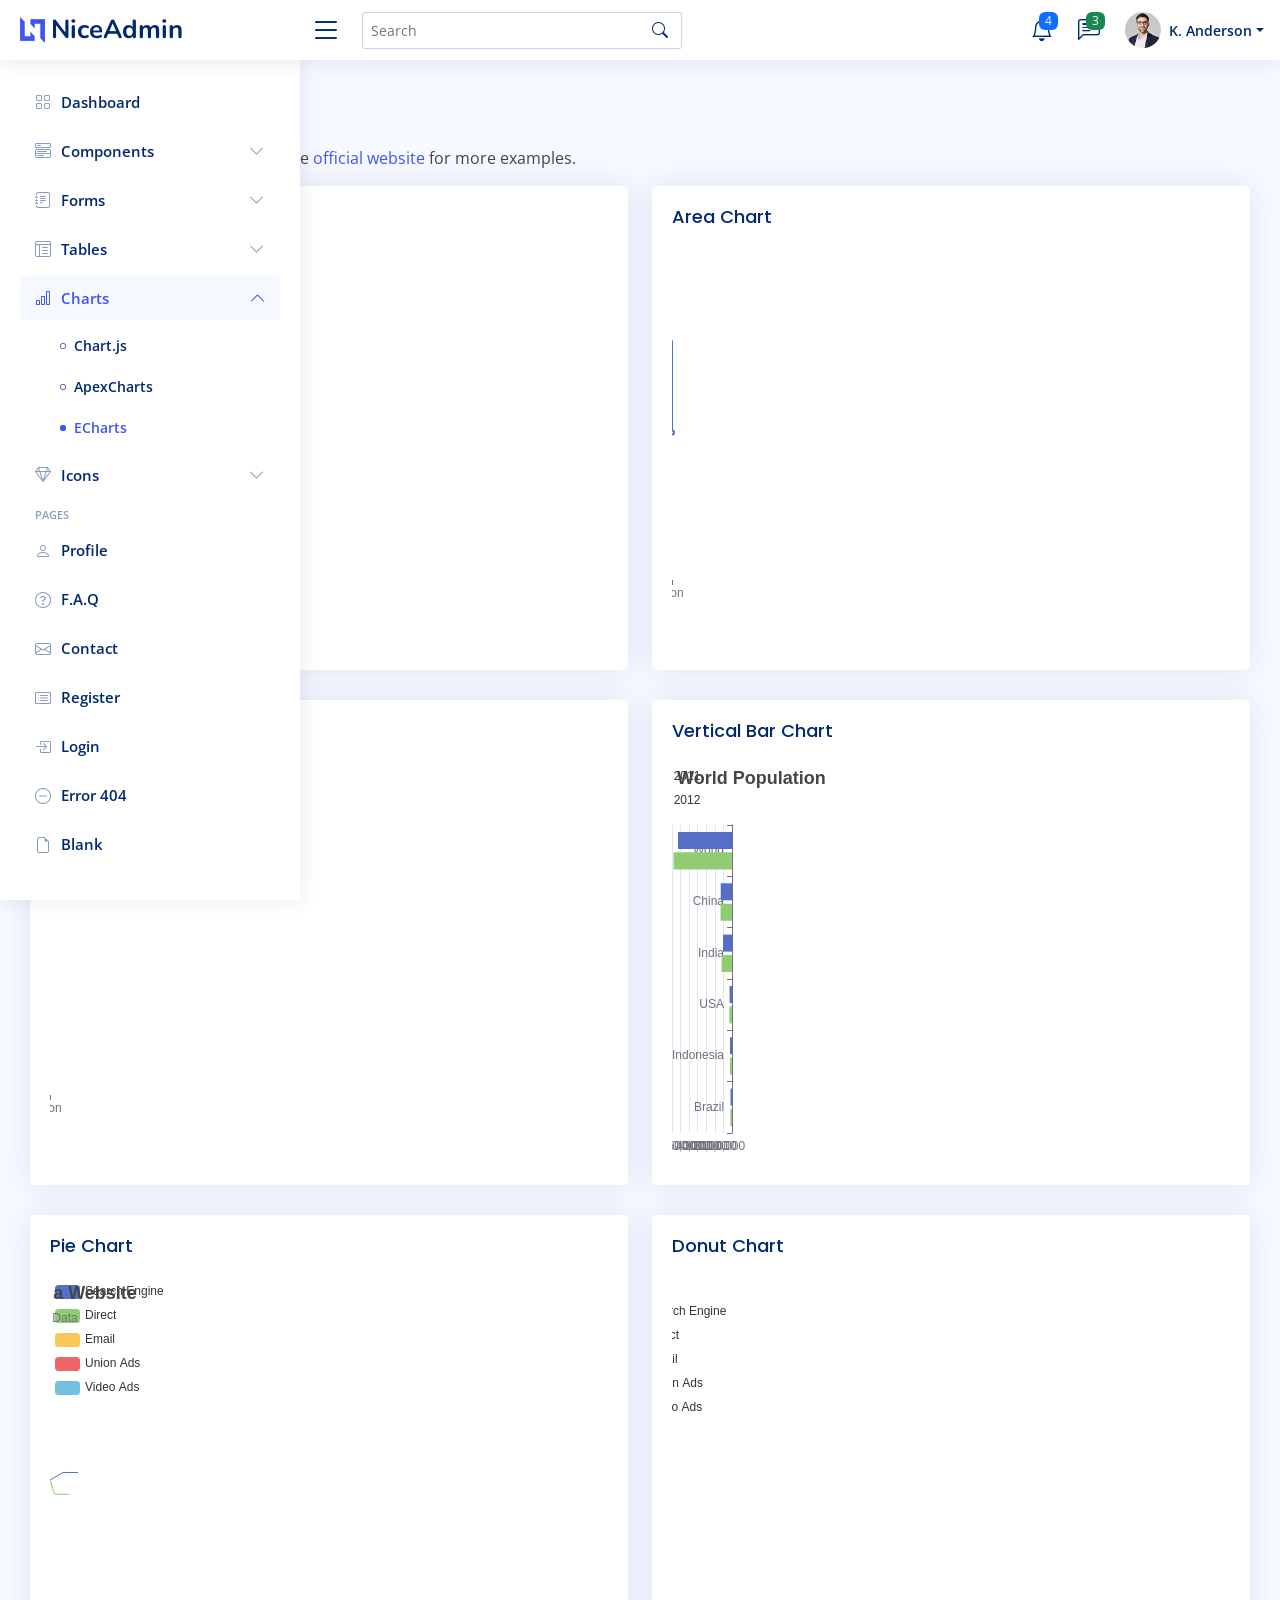
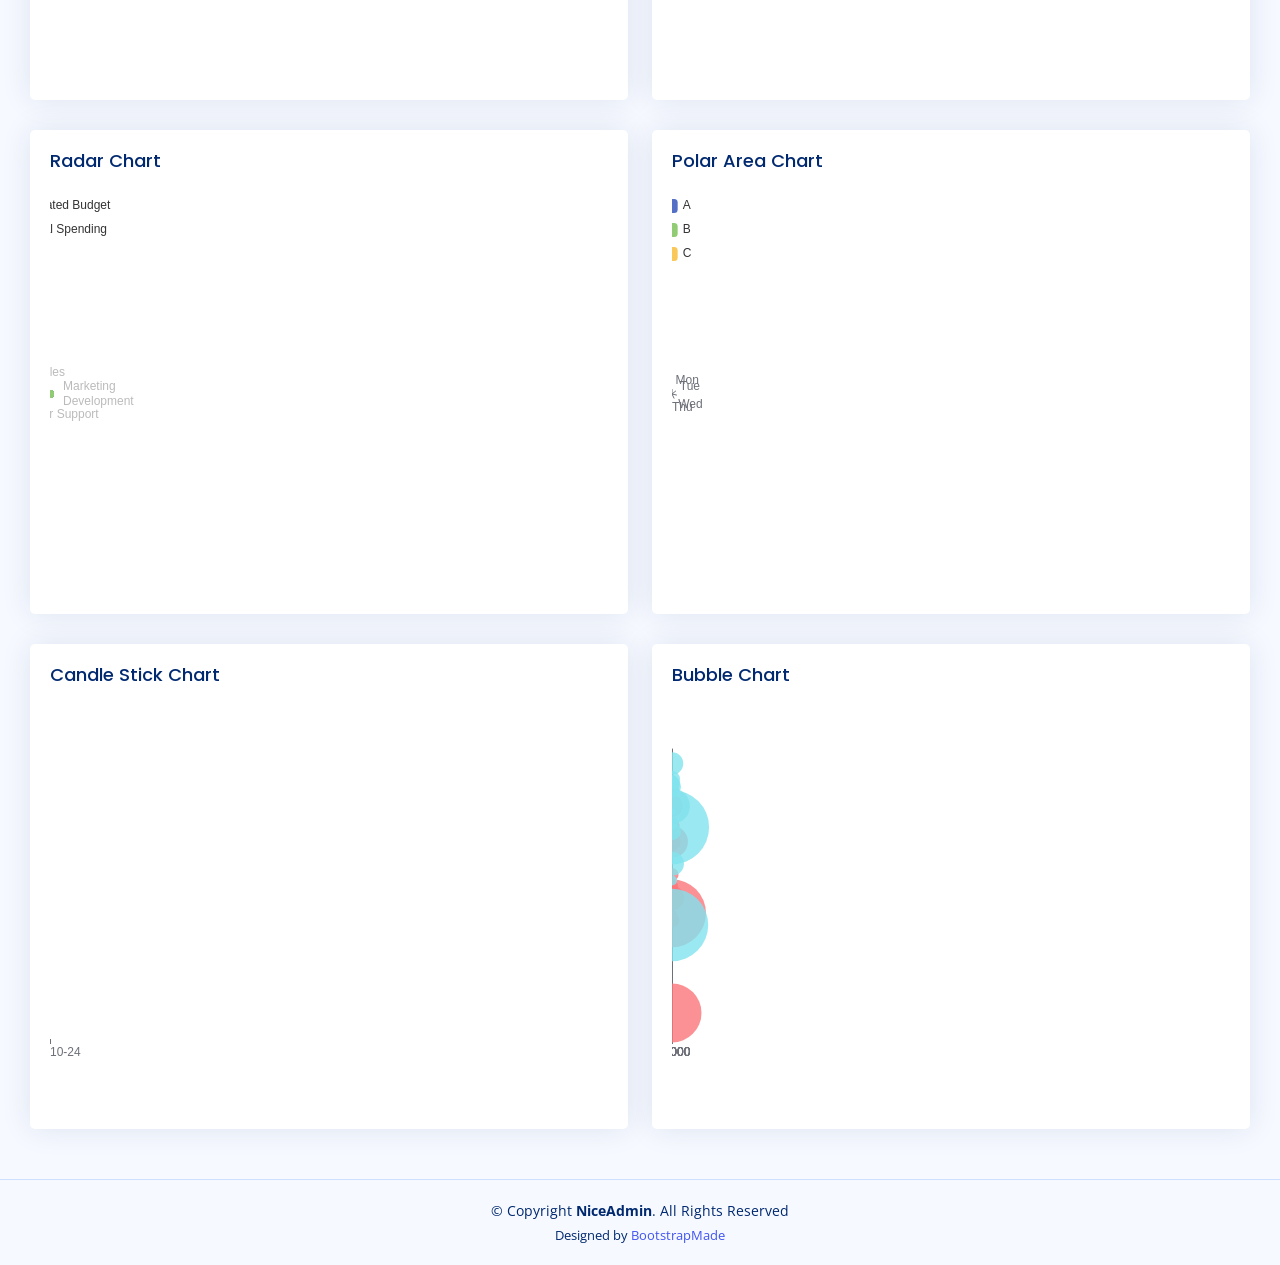
<file: public/asset/NiceAdmin/charts-echarts.html>
<!DOCTYPE html>
<html lang="en">

<head>
  <meta charset="utf-8">
  <meta content="width=device-width, initial-scale=1.0" name="viewport">

  <title>Charts / ECharts - NiceAdmin Bootstrap Template</title>
  <meta content="" name="description">
  <meta content="" name="keywords">

  <!-- Favicons -->
  <link href="assets/img/favicon.png" rel="icon">
  <link href="assets/img/apple-touch-icon.png" rel="apple-touch-icon">

  <!-- Google Fonts -->
  <link href="https://fonts.gstatic.com" rel="preconnect">
  <link href="https://fonts.googleapis.com/css?family=Open+Sans:300,300i,400,400i,600,600i,700,700i|Nunito:300,300i,400,400i,600,600i,700,700i|Poppins:300,300i,400,400i,500,500i,600,600i,700,700i" rel="stylesheet">

  <!-- Vendor CSS Files -->
  <link href="assets/vendor/bootstrap/css/bootstrap.min.css" rel="stylesheet">
  <link href="assets/vendor/bootstrap-icons/bootstrap-icons.css" rel="stylesheet">
  <link href="assets/vendor/boxicons/css/boxicons.min.css" rel="stylesheet">
  <link href="assets/vendor/quill/quill.snow.css" rel="stylesheet">
  <link href="assets/vendor/quill/quill.bubble.css" rel="stylesheet">
  <link href="assets/vendor/remixicon/remixicon.css" rel="stylesheet">
  <link href="assets/vendor/simple-datatables/style.css" rel="stylesheet">

  <!-- Template Main CSS File -->
  <link href="assets/css/style.css" rel="stylesheet">

  <!-- =======================================================
  * Template Name: NiceAdmin
  * Updated: Sep 18 2023 with Bootstrap v5.3.2
  * Template URL: https://bootstrapmade.com/nice-admin-bootstrap-admin-html-template/
  * Author: BootstrapMade.com
  * License: https://bootstrapmade.com/license/
  ======================================================== -->
</head>

<body>

  <!-- ======= Header ======= -->
  <header id="header" class="header fixed-top d-flex align-items-center">

    <div class="d-flex align-items-center justify-content-between">
      <a href="index.html" class="logo d-flex align-items-center">
        <img src="assets/img/logo.png" alt="">
        <span class="d-none d-lg-block">NiceAdmin</span>
      </a>
      <i class="bi bi-list toggle-sidebar-btn"></i>
    </div><!-- End Logo -->

    <div class="search-bar">
      <form class="search-form d-flex align-items-center" method="POST" action="#">
        <input type="text" name="query" placeholder="Search" title="Enter search keyword">
        <button type="submit" title="Search"><i class="bi bi-search"></i></button>
      </form>
    </div><!-- End Search Bar -->

    <nav class="header-nav ms-auto">
      <ul class="d-flex align-items-center">

        <li class="nav-item d-block d-lg-none">
          <a class="nav-link nav-icon search-bar-toggle " href="#">
            <i class="bi bi-search"></i>
          </a>
        </li><!-- End Search Icon-->

        <li class="nav-item dropdown">

          <a class="nav-link nav-icon" href="#" data-bs-toggle="dropdown">
            <i class="bi bi-bell"></i>
            <span class="badge bg-primary badge-number">4</span>
          </a><!-- End Notification Icon -->

          <ul class="dropdown-menu dropdown-menu-end dropdown-menu-arrow notifications">
            <li class="dropdown-header">
              You have 4 new notifications
              <a href="#"><span class="badge rounded-pill bg-primary p-2 ms-2">View all</span></a>
            </li>
            <li>
              <hr class="dropdown-divider">
            </li>

            <li class="notification-item">
              <i class="bi bi-exclamation-circle text-warning"></i>
              <div>
                <h4>Lorem Ipsum</h4>
                <p>Quae dolorem earum veritatis oditseno</p>
                <p>30 min. ago</p>
              </div>
            </li>

            <li>
              <hr class="dropdown-divider">
            </li>

            <li class="notification-item">
              <i class="bi bi-x-circle text-danger"></i>
              <div>
                <h4>Atque rerum nesciunt</h4>
                <p>Quae dolorem earum veritatis oditseno</p>
                <p>1 hr. ago</p>
              </div>
            </li>

            <li>
              <hr class="dropdown-divider">
            </li>

            <li class="notification-item">
              <i class="bi bi-check-circle text-success"></i>
              <div>
                <h4>Sit rerum fuga</h4>
                <p>Quae dolorem earum veritatis oditseno</p>
                <p>2 hrs. ago</p>
              </div>
            </li>

            <li>
              <hr class="dropdown-divider">
            </li>

            <li class="notification-item">
              <i class="bi bi-info-circle text-primary"></i>
              <div>
                <h4>Dicta reprehenderit</h4>
                <p>Quae dolorem earum veritatis oditseno</p>
                <p>4 hrs. ago</p>
              </div>
            </li>

            <li>
              <hr class="dropdown-divider">
            </li>
            <li class="dropdown-footer">
              <a href="#">Show all notifications</a>
            </li>

          </ul><!-- End Notification Dropdown Items -->

        </li><!-- End Notification Nav -->

        <li class="nav-item dropdown">

          <a class="nav-link nav-icon" href="#" data-bs-toggle="dropdown">
            <i class="bi bi-chat-left-text"></i>
            <span class="badge bg-success badge-number">3</span>
          </a><!-- End Messages Icon -->

          <ul class="dropdown-menu dropdown-menu-end dropdown-menu-arrow messages">
            <li class="dropdown-header">
              You have 3 new messages
              <a href="#"><span class="badge rounded-pill bg-primary p-2 ms-2">View all</span></a>
            </li>
            <li>
              <hr class="dropdown-divider">
            </li>

            <li class="message-item">
              <a href="#">
                <img src="assets/img/messages-1.jpg" alt="" class="rounded-circle">
                <div>
                  <h4>Maria Hudson</h4>
                  <p>Velit asperiores et ducimus soluta repudiandae labore officia est ut...</p>
                  <p>4 hrs. ago</p>
                </div>
              </a>
            </li>
            <li>
              <hr class="dropdown-divider">
            </li>

            <li class="message-item">
              <a href="#">
                <img src="assets/img/messages-2.jpg" alt="" class="rounded-circle">
                <div>
                  <h4>Anna Nelson</h4>
                  <p>Velit asperiores et ducimus soluta repudiandae labore officia est ut...</p>
                  <p>6 hrs. ago</p>
                </div>
              </a>
            </li>
            <li>
              <hr class="dropdown-divider">
            </li>

            <li class="message-item">
              <a href="#">
                <img src="assets/img/messages-3.jpg" alt="" class="rounded-circle">
                <div>
                  <h4>David Muldon</h4>
                  <p>Velit asperiores et ducimus soluta repudiandae labore officia est ut...</p>
                  <p>8 hrs. ago</p>
                </div>
              </a>
            </li>
            <li>
              <hr class="dropdown-divider">
            </li>

            <li class="dropdown-footer">
              <a href="#">Show all messages</a>
            </li>

          </ul><!-- End Messages Dropdown Items -->

        </li><!-- End Messages Nav -->

        <li class="nav-item dropdown pe-3">

          <a class="nav-link nav-profile d-flex align-items-center pe-0" href="#" data-bs-toggle="dropdown">
            <img src="assets/img/profile-img.jpg" alt="Profile" class="rounded-circle">
            <span class="d-none d-md-block dropdown-toggle ps-2">K. Anderson</span>
          </a><!-- End Profile Iamge Icon -->

          <ul class="dropdown-menu dropdown-menu-end dropdown-menu-arrow profile">
            <li class="dropdown-header">
              <h6>Kevin Anderson</h6>
              <span>Web Designer</span>
            </li>
            <li>
              <hr class="dropdown-divider">
            </li>

            <li>
              <a class="dropdown-item d-flex align-items-center" href="users-profile.html">
                <i class="bi bi-person"></i>
                <span>My Profile</span>
              </a>
            </li>
            <li>
              <hr class="dropdown-divider">
            </li>

            <li>
              <a class="dropdown-item d-flex align-items-center" href="users-profile.html">
                <i class="bi bi-gear"></i>
                <span>Account Settings</span>
              </a>
            </li>
            <li>
              <hr class="dropdown-divider">
            </li>

            <li>
              <a class="dropdown-item d-flex align-items-center" href="pages-faq.html">
                <i class="bi bi-question-circle"></i>
                <span>Need Help?</span>
              </a>
            </li>
            <li>
              <hr class="dropdown-divider">
            </li>

            <li>
              <a class="dropdown-item d-flex align-items-center" href="#">
                <i class="bi bi-box-arrow-right"></i>
                <span>Sign Out</span>
              </a>
            </li>

          </ul><!-- End Profile Dropdown Items -->
        </li><!-- End Profile Nav -->

      </ul>
    </nav><!-- End Icons Navigation -->

  </header><!-- End Header -->

  <!-- ======= Sidebar ======= -->
  <aside id="sidebar" class="sidebar">

    <ul class="sidebar-nav" id="sidebar-nav">

      <li class="nav-item">
        <a class="nav-link collapsed" href="index.html">
          <i class="bi bi-grid"></i>
          <span>Dashboard</span>
        </a>
      </li><!-- End Dashboard Nav -->

      <li class="nav-item">
        <a class="nav-link collapsed" data-bs-target="#components-nav" data-bs-toggle="collapse" href="#">
          <i class="bi bi-menu-button-wide"></i><span>Components</span><i class="bi bi-chevron-down ms-auto"></i>
        </a>
        <ul id="components-nav" class="nav-content collapse " data-bs-parent="#sidebar-nav">
          <li>
            <a href="components-alerts.html">
              <i class="bi bi-circle"></i><span>Alerts</span>
            </a>
          </li>
          <li>
            <a href="components-accordion.html">
              <i class="bi bi-circle"></i><span>Accordion</span>
            </a>
          </li>
          <li>
            <a href="components-badges.html">
              <i class="bi bi-circle"></i><span>Badges</span>
            </a>
          </li>
          <li>
            <a href="components-breadcrumbs.html">
              <i class="bi bi-circle"></i><span>Breadcrumbs</span>
            </a>
          </li>
          <li>
            <a href="components-buttons.html">
              <i class="bi bi-circle"></i><span>Buttons</span>
            </a>
          </li>
          <li>
            <a href="components-cards.html">
              <i class="bi bi-circle"></i><span>Cards</span>
            </a>
          </li>
          <li>
            <a href="components-carousel.html">
              <i class="bi bi-circle"></i><span>Carousel</span>
            </a>
          </li>
          <li>
            <a href="components-list-group.html">
              <i class="bi bi-circle"></i><span>List group</span>
            </a>
          </li>
          <li>
            <a href="components-modal.html">
              <i class="bi bi-circle"></i><span>Modal</span>
            </a>
          </li>
          <li>
            <a href="components-tabs.html">
              <i class="bi bi-circle"></i><span>Tabs</span>
            </a>
          </li>
          <li>
            <a href="components-pagination.html">
              <i class="bi bi-circle"></i><span>Pagination</span>
            </a>
          </li>
          <li>
            <a href="components-progress.html">
              <i class="bi bi-circle"></i><span>Progress</span>
            </a>
          </li>
          <li>
            <a href="components-spinners.html">
              <i class="bi bi-circle"></i><span>Spinners</span>
            </a>
          </li>
          <li>
            <a href="components-tooltips.html">
              <i class="bi bi-circle"></i><span>Tooltips</span>
            </a>
          </li>
        </ul>
      </li><!-- End Components Nav -->

      <li class="nav-item">
        <a class="nav-link collapsed" data-bs-target="#forms-nav" data-bs-toggle="collapse" href="#">
          <i class="bi bi-journal-text"></i><span>Forms</span><i class="bi bi-chevron-down ms-auto"></i>
        </a>
        <ul id="forms-nav" class="nav-content collapse " data-bs-parent="#sidebar-nav">
          <li>
            <a href="forms-elements.html">
              <i class="bi bi-circle"></i><span>Form Elements</span>
            </a>
          </li>
          <li>
            <a href="forms-layouts.html">
              <i class="bi bi-circle"></i><span>Form Layouts</span>
            </a>
          </li>
          <li>
            <a href="forms-editors.html">
              <i class="bi bi-circle"></i><span>Form Editors</span>
            </a>
          </li>
          <li>
            <a href="forms-validation.html">
              <i class="bi bi-circle"></i><span>Form Validation</span>
            </a>
          </li>
        </ul>
      </li><!-- End Forms Nav -->

      <li class="nav-item">
        <a class="nav-link collapsed" data-bs-target="#tables-nav" data-bs-toggle="collapse" href="#">
          <i class="bi bi-layout-text-window-reverse"></i><span>Tables</span><i class="bi bi-chevron-down ms-auto"></i>
        </a>
        <ul id="tables-nav" class="nav-content collapse " data-bs-parent="#sidebar-nav">
          <li>
            <a href="tables-general.html">
              <i class="bi bi-circle"></i><span>General Tables</span>
            </a>
          </li>
          <li>
            <a href="tables-data.html">
              <i class="bi bi-circle"></i><span>Data Tables</span>
            </a>
          </li>
        </ul>
      </li><!-- End Tables Nav -->

      <li class="nav-item">
        <a class="nav-link " data-bs-target="#charts-nav" data-bs-toggle="collapse" href="#">
          <i class="bi bi-bar-chart"></i><span>Charts</span><i class="bi bi-chevron-down ms-auto"></i>
        </a>
        <ul id="charts-nav" class="nav-content collapse show" data-bs-parent="#sidebar-nav">
          <li>
            <a href="charts-chartjs.html">
              <i class="bi bi-circle"></i><span>Chart.js</span>
            </a>
          </li>
          <li>
            <a href="charts-apexcharts.html">
              <i class="bi bi-circle"></i><span>ApexCharts</span>
            </a>
          </li>
          <li>
            <a href="charts-echarts.html" class="active">
              <i class="bi bi-circle"></i><span>ECharts</span>
            </a>
          </li>
        </ul>
      </li><!-- End Charts Nav -->

      <li class="nav-item">
        <a class="nav-link collapsed" data-bs-target="#icons-nav" data-bs-toggle="collapse" href="#">
          <i class="bi bi-gem"></i><span>Icons</span><i class="bi bi-chevron-down ms-auto"></i>
        </a>
        <ul id="icons-nav" class="nav-content collapse " data-bs-parent="#sidebar-nav">
          <li>
            <a href="icons-bootstrap.html">
              <i class="bi bi-circle"></i><span>Bootstrap Icons</span>
            </a>
          </li>
          <li>
            <a href="icons-remix.html">
              <i class="bi bi-circle"></i><span>Remix Icons</span>
            </a>
          </li>
          <li>
            <a href="icons-boxicons.html">
              <i class="bi bi-circle"></i><span>Boxicons</span>
            </a>
          </li>
        </ul>
      </li><!-- End Icons Nav -->

      <li class="nav-heading">Pages</li>

      <li class="nav-item">
        <a class="nav-link collapsed" href="users-profile.html">
          <i class="bi bi-person"></i>
          <span>Profile</span>
        </a>
      </li><!-- End Profile Page Nav -->

      <li class="nav-item">
        <a class="nav-link collapsed" href="pages-faq.html">
          <i class="bi bi-question-circle"></i>
          <span>F.A.Q</span>
        </a>
      </li><!-- End F.A.Q Page Nav -->

      <li class="nav-item">
        <a class="nav-link collapsed" href="pages-contact.html">
          <i class="bi bi-envelope"></i>
          <span>Contact</span>
        </a>
      </li><!-- End Contact Page Nav -->

      <li class="nav-item">
        <a class="nav-link collapsed" href="pages-register.html">
          <i class="bi bi-card-list"></i>
          <span>Register</span>
        </a>
      </li><!-- End Register Page Nav -->

      <li class="nav-item">
        <a class="nav-link collapsed" href="pages-login.html">
          <i class="bi bi-box-arrow-in-right"></i>
          <span>Login</span>
        </a>
      </li><!-- End Login Page Nav -->

      <li class="nav-item">
        <a class="nav-link collapsed" href="pages-error-404.html">
          <i class="bi bi-dash-circle"></i>
          <span>Error 404</span>
        </a>
      </li><!-- End Error 404 Page Nav -->

      <li class="nav-item">
        <a class="nav-link collapsed" href="pages-blank.html">
          <i class="bi bi-file-earmark"></i>
          <span>Blank</span>
        </a>
      </li><!-- End Blank Page Nav -->

    </ul>

  </aside><!-- End Sidebar-->

  <main id="main" class="main">

    <div class="pagetitle">
      <h1>ECharts</h1>
      <nav>
        <ol class="breadcrumb">
          <li class="breadcrumb-item"><a href="index.html">Home</a></li>
          <li class="breadcrumb-item">Charts</li>
          <li class="breadcrumb-item active">ECharts</li>
        </ol>
      </nav>
    </div><!-- End Page Title -->

    <p>ECharts Examples. You can check the <a href="https://echarts.apache.org/examples/en/index.html" target="_blank">official website</a> for more examples.</p>

    <section class="section">
      <div class="row">

        <div class="col-lg-6">
          <div class="card">
            <div class="card-body">
              <h5 class="card-title">Line Chart</h5>

              <!-- Line Chart -->
              <div id="lineChart" style="min-height: 400px;" class="echart"></div>

              <script>
                document.addEventListener("DOMContentLoaded", () => {
                  echarts.init(document.querySelector("#lineChart")).setOption({
                    xAxis: {
                      type: 'category',
                      data: ['Mon', 'Tue', 'Wed', 'Thu', 'Fri', 'Sat', 'Sun']
                    },
                    yAxis: {
                      type: 'value'
                    },
                    series: [{
                      data: [150, 230, 224, 218, 135, 147, 260],
                      type: 'line',
                      smooth: true
                    }]
                  });
                });
              </script>
              <!-- End Line Chart -->

            </div>
          </div>
        </div>

        <div class="col-lg-6">
          <div class="card">
            <div class="card-body">
              <h5 class="card-title">Area Chart</h5>

              <!-- Area Chart -->
              <div id="areaChart" style="min-height: 400px;" class="echart"></div>

              <script>
                document.addEventListener("DOMContentLoaded", () => {
                  echarts.init(document.querySelector("#areaChart")).setOption({
                    xAxis: {
                      type: 'category',
                      boundaryGap: false,
                      data: ['Mon', 'Tue', 'Wed', 'Thu', 'Fri', 'Sat', 'Sun']
                    },
                    yAxis: {
                      type: 'value'
                    },
                    series: [{
                      data: [820, 932, 901, 934, 1290, 1330, 1320],
                      type: 'line',
                      smooth: true,
                      areaStyle: {}
                    }]
                  });
                });
              </script>
              <!-- End Area Chart -->

            </div>
          </div>
        </div>

        <div class="col-lg-6">
          <div class="card">
            <div class="card-body">
              <h5 class="card-title">Bar Chart</h5>

              <!-- Bar Chart -->
              <div id="barChart" style="min-height: 400px;" class="echart"></div>

              <script>
                document.addEventListener("DOMContentLoaded", () => {
                  echarts.init(document.querySelector("#barChart")).setOption({
                    xAxis: {
                      type: 'category',
                      data: ['Mon', 'Tue', 'Wed', 'Thu', 'Fri', 'Sat', 'Sun']
                    },
                    yAxis: {
                      type: 'value'
                    },
                    series: [{
                      data: [120, 200, 150, 80, 70, 110, 130],
                      type: 'bar'
                    }]
                  });
                });
              </script>
              <!-- End Bar Chart -->

            </div>
          </div>
        </div>

        <div class="col-lg-6">
          <div class="card">
            <div class="card-body">
              <h5 class="card-title">Vertical Bar Chart</h5>

              <!-- Vertical Bar Chart -->
              <div id="verticalBarChart" style="min-height: 400px;" class="echart"></div>

              <script>
                document.addEventListener("DOMContentLoaded", () => {
                  echarts.init(document.querySelector("#verticalBarChart")).setOption({
                    title: {
                      text: 'World Population'
                    },
                    tooltip: {
                      trigger: 'axis',
                      axisPointer: {
                        type: 'shadow'
                      }
                    },
                    legend: {},
                    grid: {
                      left: '3%',
                      right: '4%',
                      bottom: '3%',
                      containLabel: true
                    },
                    xAxis: {
                      type: 'value',
                      boundaryGap: [0, 0.01]
                    },
                    yAxis: {
                      type: 'category',
                      data: ['Brazil', 'Indonesia', 'USA', 'India', 'China', 'World']
                    },
                    series: [{
                        name: '2011',
                        type: 'bar',
                        data: [18203, 23489, 29034, 104970, 131744, 630230]
                      },
                      {
                        name: '2012',
                        type: 'bar',
                        data: [19325, 23438, 31000, 121594, 134141, 681807]
                      }
                    ]
                  });
                });
              </script>
              <!-- End Vertical Bar Chart -->

            </div>
          </div>
        </div>

        <div class="col-lg-6">
          <div class="card">
            <div class="card-body">
              <h5 class="card-title">Pie Chart</h5>

              <!-- Pie Chart -->
              <div id="pieChart" style="min-height: 400px;" class="echart"></div>

              <script>
                document.addEventListener("DOMContentLoaded", () => {
                  echarts.init(document.querySelector("#pieChart")).setOption({
                    title: {
                      text: 'Referer of a Website',
                      subtext: 'Fake Data',
                      left: 'center'
                    },
                    tooltip: {
                      trigger: 'item'
                    },
                    legend: {
                      orient: 'vertical',
                      left: 'left'
                    },
                    series: [{
                      name: 'Access From',
                      type: 'pie',
                      radius: '50%',
                      data: [{
                          value: 1048,
                          name: 'Search Engine'
                        },
                        {
                          value: 735,
                          name: 'Direct'
                        },
                        {
                          value: 580,
                          name: 'Email'
                        },
                        {
                          value: 484,
                          name: 'Union Ads'
                        },
                        {
                          value: 300,
                          name: 'Video Ads'
                        }
                      ],
                      emphasis: {
                        itemStyle: {
                          shadowBlur: 10,
                          shadowOffsetX: 0,
                          shadowColor: 'rgba(0, 0, 0, 0.5)'
                        }
                      }
                    }]
                  });
                });
              </script>
              <!-- End Pie Chart -->

            </div>
          </div>
        </div>

        <div class="col-lg-6">
          <div class="card">
            <div class="card-body">
              <h5 class="card-title">Donut Chart</h5>

              <!-- Donut Chart -->
              <div id="donutChart" style="min-height: 400px;" class="echart"></div>

              <script>
                document.addEventListener("DOMContentLoaded", () => {
                  echarts.init(document.querySelector("#donutChart")).setOption({
                    tooltip: {
                      trigger: 'item'
                    },
                    legend: {
                      top: '5%',
                      left: 'center'
                    },
                    series: [{
                      name: 'Access From',
                      type: 'pie',
                      radius: ['40%', '70%'],
                      avoidLabelOverlap: false,
                      label: {
                        show: false,
                        position: 'center'
                      },
                      emphasis: {
                        label: {
                          show: true,
                          fontSize: '18',
                          fontWeight: 'bold'
                        }
                      },
                      labelLine: {
                        show: false
                      },
                      data: [{
                          value: 1048,
                          name: 'Search Engine'
                        },
                        {
                          value: 735,
                          name: 'Direct'
                        },
                        {
                          value: 580,
                          name: 'Email'
                        },
                        {
                          value: 484,
                          name: 'Union Ads'
                        },
                        {
                          value: 300,
                          name: 'Video Ads'
                        }
                      ]
                    }]
                  });
                });
              </script>
              <!-- End Donut Chart -->

            </div>
          </div>
        </div>

        <div class="col-lg-6">
          <div class="card">
            <div class="card-body">
              <h5 class="card-title">Radar Chart</h5>

              <!-- Radar Chart -->
              <div id="radarChart" style="min-height: 400px;" class="echart"></div>

              <script>
                document.addEventListener("DOMContentLoaded", () => {
                  echarts.init(document.querySelector("#radarChart")).setOption({
                    legend: {
                      data: ['Allocated Budget', 'Actual Spending']
                    },
                    radar: {
                      // shape: 'circle',
                      indicator: [{
                          name: 'Sales',
                          max: 6500
                        },
                        {
                          name: 'Administration',
                          max: 16000
                        },
                        {
                          name: 'Information Technology',
                          max: 30000
                        },
                        {
                          name: 'Customer Support',
                          max: 38000
                        },
                        {
                          name: 'Development',
                          max: 52000
                        },
                        {
                          name: 'Marketing',
                          max: 25000
                        }
                      ]
                    },
                    series: [{
                      name: 'Budget vs spending',
                      type: 'radar',
                      data: [{
                          value: [4200, 3000, 20000, 35000, 50000, 18000],
                          name: 'Allocated Budget'
                        },
                        {
                          value: [5000, 14000, 28000, 26000, 42000, 21000],
                          name: 'Actual Spending'
                        }
                      ]
                    }]
                  });
                });
              </script>
              <!-- End Radar Chart -->

            </div>
          </div>
        </div>

        <div class="col-lg-6">
          <div class="card">
            <div class="card-body">
              <h5 class="card-title">Polar Area Chart</h5>

              <!-- Polar Area Chart -->
              <div id="polarAreaChart" style="min-height: 400px;" class="echart"></div>

              <script>
                document.addEventListener("DOMContentLoaded", () => {
                  echarts.init(document.querySelector("#polarAreaChart")).setOption({
                    angleAxis: {
                      type: 'category',
                      data: ['Mon', 'Tue', 'Wed', 'Thu', 'Fri', 'Sat', 'Sun']
                    },
                    radiusAxis: {},
                    polar: {},
                    series: [{
                        type: 'bar',
                        data: [1, 2, 3, 4, 3, 5, 1],
                        coordinateSystem: 'polar',
                        name: 'A',
                        stack: 'a',
                        emphasis: {
                          focus: 'series'
                        }
                      },
                      {
                        type: 'bar',
                        data: [2, 4, 6, 1, 3, 2, 1],
                        coordinateSystem: 'polar',
                        name: 'B',
                        stack: 'a',
                        emphasis: {
                          focus: 'series'
                        }
                      },
                      {
                        type: 'bar',
                        data: [1, 2, 3, 4, 1, 2, 5],
                        coordinateSystem: 'polar',
                        name: 'C',
                        stack: 'a',
                        emphasis: {
                          focus: 'series'
                        }
                      }
                    ],
                    legend: {
                      show: true,
                      data: ['A', 'B', 'C']
                    }
                  });
                });
              </script>
              <!-- End Polar Area Chart -->

            </div>
          </div>
        </div>

        <div class="col-lg-6">
          <div class="card">
            <div class="card-body">
              <h5 class="card-title">Candle Stick Chart</h5>

              <!-- Candle Stick Chart -->
              <div id="candleStickChart" style="min-height: 400px;" class="echart"></div>

              <script>
                document.addEventListener("DOMContentLoaded", () => {
                  echarts.init(document.querySelector("#candleStickChart")).setOption({
                    xAxis: {
                      data: ['2017-10-24', '2017-10-25', '2017-10-26', '2017-10-27']
                    },
                    yAxis: {},
                    series: [{
                      type: 'candlestick',
                      data: [
                        [20, 34, 10, 38],
                        [40, 35, 30, 50],
                        [31, 38, 33, 44],
                        [38, 15, 5, 42]
                      ]
                    }]
                  });
                });
              </script>
              <!-- End Candle Stick Chart -->

            </div>
          </div>
        </div>

        <div class="col-lg-6">
          <div class="card">
            <div class="card-body">
              <h5 class="card-title">Bubble Chart</h5>

              <!-- Bubble Chart -->
              <div id="bubbleChart" style="min-height: 400px;" class="echart"></div>

              <script>
                document.addEventListener("DOMContentLoaded", () => {
                  const data = [
                    [
                      [28604, 77, 17096869, 'Australia', 1990],
                      [31163, 77.4, 27662440, 'Canada', 1990],
                      [1516, 68, 1154605773, 'China', 1990],
                      [13670, 74.7, 10582082, 'Cuba', 1990],
                      [28599, 75, 4986705, 'Finland', 1990],
                      [29476, 77.1, 56943299, 'France', 1990],
                      [31476, 75.4, 78958237, 'Germany', 1990],
                      [28666, 78.1, 254830, 'Iceland', 1990],
                      [1777, 57.7, 870601776, 'India', 1990],
                      [29550, 79.1, 122249285, 'Japan', 1990],
                      [2076, 67.9, 20194354, 'North Korea', 1990],
                      [12087, 72, 42972254, 'South Korea', 1990],
                      [24021, 75.4, 3397534, 'New Zealand', 1990],
                      [43296, 76.8, 4240375, 'Norway', 1990],
                      [10088, 70.8, 38195258, 'Poland', 1990],
                      [19349, 69.6, 147568552, 'Russia', 1990],
                      [10670, 67.3, 53994605, 'Turkey', 1990],
                      [26424, 75.7, 57110117, 'United Kingdom', 1990],
                      [37062, 75.4, 252847810, 'United States', 1990]
                    ],
                    [
                      [44056, 81.8, 23968973, 'Australia', 2015],
                      [43294, 81.7, 35939927, 'Canada', 2015],
                      [13334, 76.9, 1376048943, 'China', 2015],
                      [21291, 78.5, 11389562, 'Cuba', 2015],
                      [38923, 80.8, 5503457, 'Finland', 2015],
                      [37599, 81.9, 64395345, 'France', 2015],
                      [44053, 81.1, 80688545, 'Germany', 2015],
                      [42182, 82.8, 329425, 'Iceland', 2015],
                      [5903, 66.8, 1311050527, 'India', 2015],
                      [36162, 83.5, 126573481, 'Japan', 2015],
                      [1390, 71.4, 25155317, 'North Korea', 2015],
                      [34644, 80.7, 50293439, 'South Korea', 2015],
                      [34186, 80.6, 4528526, 'New Zealand', 2015],
                      [64304, 81.6, 5210967, 'Norway', 2015],
                      [24787, 77.3, 38611794, 'Poland', 2015],
                      [23038, 73.13, 143456918, 'Russia', 2015],
                      [19360, 76.5, 78665830, 'Turkey', 2015],
                      [38225, 81.4, 64715810, 'United Kingdom', 2015],
                      [53354, 79.1, 321773631, 'United States', 2015]
                    ]
                  ];
                  echarts.init(document.querySelector("#bubbleChart")).setOption({
                    legend: {
                      right: '10%',
                      top: '3%',
                      data: ['1990', '2015']
                    },
                    grid: {
                      left: '8%',
                      top: '10%'
                    },
                    xAxis: {
                      splitLine: {
                        lineStyle: {
                          type: 'dashed'
                        }
                      }
                    },
                    yAxis: {
                      splitLine: {
                        lineStyle: {
                          type: 'dashed'
                        }
                      },
                      scale: true
                    },
                    series: [{
                        name: '1990',
                        data: data[0],
                        type: 'scatter',
                        symbolSize: function(data) {
                          return Math.sqrt(data[2]) / 5e2;
                        },
                        emphasis: {
                          focus: 'series',
                          label: {
                            show: true,
                            formatter: function(param) {
                              return param.data[3];
                            },
                            position: 'top'
                          }
                        },
                        itemStyle: {
                          color: 'rgb(251, 118, 123)'
                        }
                      },
                      {
                        name: '2015',
                        data: data[1],
                        type: 'scatter',
                        symbolSize: function(data) {
                          return Math.sqrt(data[2]) / 5e2;
                        },
                        emphasis: {
                          focus: 'series',
                          label: {
                            show: true,
                            formatter: function(param) {
                              return param.data[3];
                            },
                            position: 'top'
                          }
                        },
                        itemStyle: {
                          color: 'rgb(129, 227, 238)'
                        }
                      }
                    ]
                  });
                });
              </script>
              <!-- End Bubble Chart -->

            </div>
          </div>
        </div>

      </div>
    </section>

  </main><!-- End #main -->

  <!-- ======= Footer ======= -->
  <footer id="footer" class="footer">
    <div class="copyright">
      &copy; Copyright <strong><span>NiceAdmin</span></strong>. All Rights Reserved
    </div>
    <div class="credits">
      <!-- All the links in the footer should remain intact. -->
      <!-- You can delete the links only if you purchased the pro version. -->
      <!-- Licensing information: https://bootstrapmade.com/license/ -->
      <!-- Purchase the pro version with working PHP/AJAX contact form: https://bootstrapmade.com/nice-admin-bootstrap-admin-html-template/ -->
      Designed by <a href="https://bootstrapmade.com/">BootstrapMade</a>
    </div>
  </footer><!-- End Footer -->

  <a href="#" class="back-to-top d-flex align-items-center justify-content-center"><i class="bi bi-arrow-up-short"></i></a>

  <!-- Vendor JS Files -->
  <script src="assets/vendor/apexcharts/apexcharts.min.js"></script>
  <script src="assets/vendor/bootstrap/js/bootstrap.bundle.min.js"></script>
  <script src="assets/vendor/chart.js/chart.umd.js"></script>
  <script src="assets/vendor/echarts/echarts.min.js"></script>
  <script src="assets/vendor/quill/quill.min.js"></script>
  <script src="assets/vendor/simple-datatables/simple-datatables.js"></script>
  <script src="assets/vendor/tinymce/tinymce.min.js"></script>
  <script src="assets/vendor/php-email-form/validate.js"></script>

  <!-- Template Main JS File -->
  <script src="assets/js/main.js"></script>

</body>

</html>
</file>
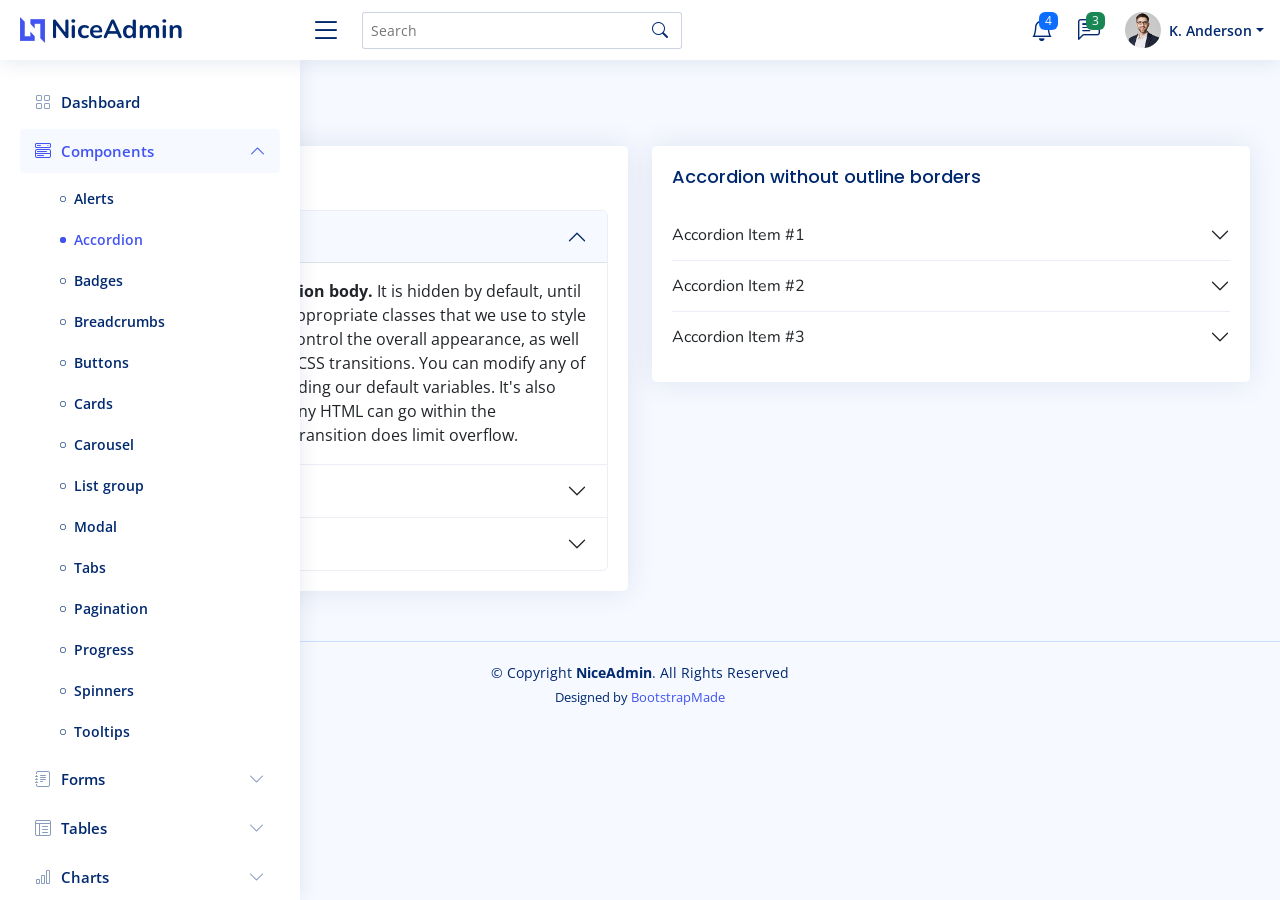
<file: public/asset/NiceAdmin/components-accordion.html>
<!DOCTYPE html>
<html lang="en">

<head>
  <meta charset="utf-8">
  <meta content="width=device-width, initial-scale=1.0" name="viewport">

  <title>Components / Accordion - NiceAdmin Bootstrap Template</title>
  <meta content="" name="description">
  <meta content="" name="keywords">

  <!-- Favicons -->
  <link href="assets/img/favicon.png" rel="icon">
  <link href="assets/img/apple-touch-icon.png" rel="apple-touch-icon">

  <!-- Google Fonts -->
  <link href="https://fonts.gstatic.com" rel="preconnect">
  <link href="https://fonts.googleapis.com/css?family=Open+Sans:300,300i,400,400i,600,600i,700,700i|Nunito:300,300i,400,400i,600,600i,700,700i|Poppins:300,300i,400,400i,500,500i,600,600i,700,700i" rel="stylesheet">

  <!-- Vendor CSS Files -->
  <link href="assets/vendor/bootstrap/css/bootstrap.min.css" rel="stylesheet">
  <link href="assets/vendor/bootstrap-icons/bootstrap-icons.css" rel="stylesheet">
  <link href="assets/vendor/boxicons/css/boxicons.min.css" rel="stylesheet">
  <link href="assets/vendor/quill/quill.snow.css" rel="stylesheet">
  <link href="assets/vendor/quill/quill.bubble.css" rel="stylesheet">
  <link href="assets/vendor/remixicon/remixicon.css" rel="stylesheet">
  <link href="assets/vendor/simple-datatables/style.css" rel="stylesheet">

  <!-- Template Main CSS File -->
  <link href="assets/css/style.css" rel="stylesheet">

  <!-- =======================================================
  * Template Name: NiceAdmin
  * Updated: Sep 18 2023 with Bootstrap v5.3.2
  * Template URL: https://bootstrapmade.com/nice-admin-bootstrap-admin-html-template/
  * Author: BootstrapMade.com
  * License: https://bootstrapmade.com/license/
  ======================================================== -->
</head>

<body>

  <!-- ======= Header ======= -->
  <header id="header" class="header fixed-top d-flex align-items-center">

    <div class="d-flex align-items-center justify-content-between">
      <a href="index.html" class="logo d-flex align-items-center">
        <img src="assets/img/logo.png" alt="">
        <span class="d-none d-lg-block">NiceAdmin</span>
      </a>
      <i class="bi bi-list toggle-sidebar-btn"></i>
    </div><!-- End Logo -->

    <div class="search-bar">
      <form class="search-form d-flex align-items-center" method="POST" action="#">
        <input type="text" name="query" placeholder="Search" title="Enter search keyword">
        <button type="submit" title="Search"><i class="bi bi-search"></i></button>
      </form>
    </div><!-- End Search Bar -->

    <nav class="header-nav ms-auto">
      <ul class="d-flex align-items-center">

        <li class="nav-item d-block d-lg-none">
          <a class="nav-link nav-icon search-bar-toggle " href="#">
            <i class="bi bi-search"></i>
          </a>
        </li><!-- End Search Icon-->

        <li class="nav-item dropdown">

          <a class="nav-link nav-icon" href="#" data-bs-toggle="dropdown">
            <i class="bi bi-bell"></i>
            <span class="badge bg-primary badge-number">4</span>
          </a><!-- End Notification Icon -->

          <ul class="dropdown-menu dropdown-menu-end dropdown-menu-arrow notifications">
            <li class="dropdown-header">
              You have 4 new notifications
              <a href="#"><span class="badge rounded-pill bg-primary p-2 ms-2">View all</span></a>
            </li>
            <li>
              <hr class="dropdown-divider">
            </li>

            <li class="notification-item">
              <i class="bi bi-exclamation-circle text-warning"></i>
              <div>
                <h4>Lorem Ipsum</h4>
                <p>Quae dolorem earum veritatis oditseno</p>
                <p>30 min. ago</p>
              </div>
            </li>

            <li>
              <hr class="dropdown-divider">
            </li>

            <li class="notification-item">
              <i class="bi bi-x-circle text-danger"></i>
              <div>
                <h4>Atque rerum nesciunt</h4>
                <p>Quae dolorem earum veritatis oditseno</p>
                <p>1 hr. ago</p>
              </div>
            </li>

            <li>
              <hr class="dropdown-divider">
            </li>

            <li class="notification-item">
              <i class="bi bi-check-circle text-success"></i>
              <div>
                <h4>Sit rerum fuga</h4>
                <p>Quae dolorem earum veritatis oditseno</p>
                <p>2 hrs. ago</p>
              </div>
            </li>

            <li>
              <hr class="dropdown-divider">
            </li>

            <li class="notification-item">
              <i class="bi bi-info-circle text-primary"></i>
              <div>
                <h4>Dicta reprehenderit</h4>
                <p>Quae dolorem earum veritatis oditseno</p>
                <p>4 hrs. ago</p>
              </div>
            </li>

            <li>
              <hr class="dropdown-divider">
            </li>
            <li class="dropdown-footer">
              <a href="#">Show all notifications</a>
            </li>

          </ul><!-- End Notification Dropdown Items -->

        </li><!-- End Notification Nav -->

        <li class="nav-item dropdown">

          <a class="nav-link nav-icon" href="#" data-bs-toggle="dropdown">
            <i class="bi bi-chat-left-text"></i>
            <span class="badge bg-success badge-number">3</span>
          </a><!-- End Messages Icon -->

          <ul class="dropdown-menu dropdown-menu-end dropdown-menu-arrow messages">
            <li class="dropdown-header">
              You have 3 new messages
              <a href="#"><span class="badge rounded-pill bg-primary p-2 ms-2">View all</span></a>
            </li>
            <li>
              <hr class="dropdown-divider">
            </li>

            <li class="message-item">
              <a href="#">
                <img src="assets/img/messages-1.jpg" alt="" class="rounded-circle">
                <div>
                  <h4>Maria Hudson</h4>
                  <p>Velit asperiores et ducimus soluta repudiandae labore officia est ut...</p>
                  <p>4 hrs. ago</p>
                </div>
              </a>
            </li>
            <li>
              <hr class="dropdown-divider">
            </li>

            <li class="message-item">
              <a href="#">
                <img src="assets/img/messages-2.jpg" alt="" class="rounded-circle">
                <div>
                  <h4>Anna Nelson</h4>
                  <p>Velit asperiores et ducimus soluta repudiandae labore officia est ut...</p>
                  <p>6 hrs. ago</p>
                </div>
              </a>
            </li>
            <li>
              <hr class="dropdown-divider">
            </li>

            <li class="message-item">
              <a href="#">
                <img src="assets/img/messages-3.jpg" alt="" class="rounded-circle">
                <div>
                  <h4>David Muldon</h4>
                  <p>Velit asperiores et ducimus soluta repudiandae labore officia est ut...</p>
                  <p>8 hrs. ago</p>
                </div>
              </a>
            </li>
            <li>
              <hr class="dropdown-divider">
            </li>

            <li class="dropdown-footer">
              <a href="#">Show all messages</a>
            </li>

          </ul><!-- End Messages Dropdown Items -->

        </li><!-- End Messages Nav -->

        <li class="nav-item dropdown pe-3">

          <a class="nav-link nav-profile d-flex align-items-center pe-0" href="#" data-bs-toggle="dropdown">
            <img src="assets/img/profile-img.jpg" alt="Profile" class="rounded-circle">
            <span class="d-none d-md-block dropdown-toggle ps-2">K. Anderson</span>
          </a><!-- End Profile Iamge Icon -->

          <ul class="dropdown-menu dropdown-menu-end dropdown-menu-arrow profile">
            <li class="dropdown-header">
              <h6>Kevin Anderson</h6>
              <span>Web Designer</span>
            </li>
            <li>
              <hr class="dropdown-divider">
            </li>

            <li>
              <a class="dropdown-item d-flex align-items-center" href="users-profile.html">
                <i class="bi bi-person"></i>
                <span>My Profile</span>
              </a>
            </li>
            <li>
              <hr class="dropdown-divider">
            </li>

            <li>
              <a class="dropdown-item d-flex align-items-center" href="users-profile.html">
                <i class="bi bi-gear"></i>
                <span>Account Settings</span>
              </a>
            </li>
            <li>
              <hr class="dropdown-divider">
            </li>

            <li>
              <a class="dropdown-item d-flex align-items-center" href="pages-faq.html">
                <i class="bi bi-question-circle"></i>
                <span>Need Help?</span>
              </a>
            </li>
            <li>
              <hr class="dropdown-divider">
            </li>

            <li>
              <a class="dropdown-item d-flex align-items-center" href="#">
                <i class="bi bi-box-arrow-right"></i>
                <span>Sign Out</span>
              </a>
            </li>

          </ul><!-- End Profile Dropdown Items -->
        </li><!-- End Profile Nav -->

      </ul>
    </nav><!-- End Icons Navigation -->

  </header><!-- End Header -->

  <!-- ======= Sidebar ======= -->
  <aside id="sidebar" class="sidebar">

    <ul class="sidebar-nav" id="sidebar-nav">

      <li class="nav-item">
        <a class="nav-link collapsed" href="index.html">
          <i class="bi bi-grid"></i>
          <span>Dashboard</span>
        </a>
      </li><!-- End Dashboard Nav -->

      <li class="nav-item">
        <a class="nav-link " data-bs-target="#components-nav" data-bs-toggle="collapse" href="#">
          <i class="bi bi-menu-button-wide"></i><span>Components</span><i class="bi bi-chevron-down ms-auto"></i>
        </a>
        <ul id="components-nav" class="nav-content collapse show" data-bs-parent="#sidebar-nav">
          <li>
            <a href="components-alerts.html">
              <i class="bi bi-circle"></i><span>Alerts</span>
            </a>
          </li>
          <li>
            <a href="components-accordion.html" class="active">
              <i class="bi bi-circle"></i><span>Accordion</span>
            </a>
          </li>
          <li>
            <a href="components-badges.html">
              <i class="bi bi-circle"></i><span>Badges</span>
            </a>
          </li>
          <li>
            <a href="components-breadcrumbs.html">
              <i class="bi bi-circle"></i><span>Breadcrumbs</span>
            </a>
          </li>
          <li>
            <a href="components-buttons.html">
              <i class="bi bi-circle"></i><span>Buttons</span>
            </a>
          </li>
          <li>
            <a href="components-cards.html">
              <i class="bi bi-circle"></i><span>Cards</span>
            </a>
          </li>
          <li>
            <a href="components-carousel.html">
              <i class="bi bi-circle"></i><span>Carousel</span>
            </a>
          </li>
          <li>
            <a href="components-list-group.html">
              <i class="bi bi-circle"></i><span>List group</span>
            </a>
          </li>
          <li>
            <a href="components-modal.html">
              <i class="bi bi-circle"></i><span>Modal</span>
            </a>
          </li>
          <li>
            <a href="components-tabs.html">
              <i class="bi bi-circle"></i><span>Tabs</span>
            </a>
          </li>
          <li>
            <a href="components-pagination.html">
              <i class="bi bi-circle"></i><span>Pagination</span>
            </a>
          </li>
          <li>
            <a href="components-progress.html">
              <i class="bi bi-circle"></i><span>Progress</span>
            </a>
          </li>
          <li>
            <a href="components-spinners.html">
              <i class="bi bi-circle"></i><span>Spinners</span>
            </a>
          </li>
          <li>
            <a href="components-tooltips.html">
              <i class="bi bi-circle"></i><span>Tooltips</span>
            </a>
          </li>
        </ul>
      </li><!-- End Components Nav -->

      <li class="nav-item">
        <a class="nav-link collapsed" data-bs-target="#forms-nav" data-bs-toggle="collapse" href="#">
          <i class="bi bi-journal-text"></i><span>Forms</span><i class="bi bi-chevron-down ms-auto"></i>
        </a>
        <ul id="forms-nav" class="nav-content collapse " data-bs-parent="#sidebar-nav">
          <li>
            <a href="forms-elements.html">
              <i class="bi bi-circle"></i><span>Form Elements</span>
            </a>
          </li>
          <li>
            <a href="forms-layouts.html">
              <i class="bi bi-circle"></i><span>Form Layouts</span>
            </a>
          </li>
          <li>
            <a href="forms-editors.html">
              <i class="bi bi-circle"></i><span>Form Editors</span>
            </a>
          </li>
          <li>
            <a href="forms-validation.html">
              <i class="bi bi-circle"></i><span>Form Validation</span>
            </a>
          </li>
        </ul>
      </li><!-- End Forms Nav -->

      <li class="nav-item">
        <a class="nav-link collapsed" data-bs-target="#tables-nav" data-bs-toggle="collapse" href="#">
          <i class="bi bi-layout-text-window-reverse"></i><span>Tables</span><i class="bi bi-chevron-down ms-auto"></i>
        </a>
        <ul id="tables-nav" class="nav-content collapse " data-bs-parent="#sidebar-nav">
          <li>
            <a href="tables-general.html">
              <i class="bi bi-circle"></i><span>General Tables</span>
            </a>
          </li>
          <li>
            <a href="tables-data.html">
              <i class="bi bi-circle"></i><span>Data Tables</span>
            </a>
          </li>
        </ul>
      </li><!-- End Tables Nav -->

      <li class="nav-item">
        <a class="nav-link collapsed" data-bs-target="#charts-nav" data-bs-toggle="collapse" href="#">
          <i class="bi bi-bar-chart"></i><span>Charts</span><i class="bi bi-chevron-down ms-auto"></i>
        </a>
        <ul id="charts-nav" class="nav-content collapse " data-bs-parent="#sidebar-nav">
          <li>
            <a href="charts-chartjs.html">
              <i class="bi bi-circle"></i><span>Chart.js</span>
            </a>
          </li>
          <li>
            <a href="charts-apexcharts.html">
              <i class="bi bi-circle"></i><span>ApexCharts</span>
            </a>
          </li>
          <li>
            <a href="charts-echarts.html">
              <i class="bi bi-circle"></i><span>ECharts</span>
            </a>
          </li>
        </ul>
      </li><!-- End Charts Nav -->

      <li class="nav-item">
        <a class="nav-link collapsed" data-bs-target="#icons-nav" data-bs-toggle="collapse" href="#">
          <i class="bi bi-gem"></i><span>Icons</span><i class="bi bi-chevron-down ms-auto"></i>
        </a>
        <ul id="icons-nav" class="nav-content collapse " data-bs-parent="#sidebar-nav">
          <li>
            <a href="icons-bootstrap.html">
              <i class="bi bi-circle"></i><span>Bootstrap Icons</span>
            </a>
          </li>
          <li>
            <a href="icons-remix.html">
              <i class="bi bi-circle"></i><span>Remix Icons</span>
            </a>
          </li>
          <li>
            <a href="icons-boxicons.html">
              <i class="bi bi-circle"></i><span>Boxicons</span>
            </a>
          </li>
        </ul>
      </li><!-- End Icons Nav -->

      <li class="nav-heading">Pages</li>

      <li class="nav-item">
        <a class="nav-link collapsed" href="users-profile.html">
          <i class="bi bi-person"></i>
          <span>Profile</span>
        </a>
      </li><!-- End Profile Page Nav -->

      <li class="nav-item">
        <a class="nav-link collapsed" href="pages-faq.html">
          <i class="bi bi-question-circle"></i>
          <span>F.A.Q</span>
        </a>
      </li><!-- End F.A.Q Page Nav -->

      <li class="nav-item">
        <a class="nav-link collapsed" href="pages-contact.html">
          <i class="bi bi-envelope"></i>
          <span>Contact</span>
        </a>
      </li><!-- End Contact Page Nav -->

      <li class="nav-item">
        <a class="nav-link collapsed" href="pages-register.html">
          <i class="bi bi-card-list"></i>
          <span>Register</span>
        </a>
      </li><!-- End Register Page Nav -->

      <li class="nav-item">
        <a class="nav-link collapsed" href="pages-login.html">
          <i class="bi bi-box-arrow-in-right"></i>
          <span>Login</span>
        </a>
      </li><!-- End Login Page Nav -->

      <li class="nav-item">
        <a class="nav-link collapsed" href="pages-error-404.html">
          <i class="bi bi-dash-circle"></i>
          <span>Error 404</span>
        </a>
      </li><!-- End Error 404 Page Nav -->

      <li class="nav-item">
        <a class="nav-link collapsed" href="pages-blank.html">
          <i class="bi bi-file-earmark"></i>
          <span>Blank</span>
        </a>
      </li><!-- End Blank Page Nav -->

    </ul>

  </aside><!-- End Sidebar-->

  <main id="main" class="main">

    <div class="pagetitle">
      <h1>Accordion</h1>
      <nav>
        <ol class="breadcrumb">
          <li class="breadcrumb-item"><a href="index.html">Home</a></li>
          <li class="breadcrumb-item">Components</li>
          <li class="breadcrumb-item active">Accordion</li>
        </ol>
      </nav>
    </div><!-- End Page Title -->

    <section class="section">
      <div class="row">
        <div class="col-lg-6">

          <div class="card">
            <div class="card-body">
              <h5 class="card-title">Default Accordion</h5>

              <!-- Default Accordion -->
              <div class="accordion" id="accordionExample">
                <div class="accordion-item">
                  <h2 class="accordion-header" id="headingOne">
                    <button class="accordion-button" type="button" data-bs-toggle="collapse" data-bs-target="#collapseOne" aria-expanded="true" aria-controls="collapseOne">
                      Accordion Item #1
                    </button>
                  </h2>
                  <div id="collapseOne" class="accordion-collapse collapse show" aria-labelledby="headingOne" data-bs-parent="#accordionExample">
                    <div class="accordion-body">
                      <strong>This is the first item's accordion body.</strong> It is hidden by default, until the collapse plugin adds the appropriate classes that we use to style each element. These classes control the overall appearance, as well as the showing and hiding via CSS transitions. You can modify any of this with custom CSS or overriding our default variables. It's also worth noting that just about any HTML can go within the <code>.accordion-body</code>, though the transition does limit overflow.
                    </div>
                  </div>
                </div>
                <div class="accordion-item">
                  <h2 class="accordion-header" id="headingTwo">
                    <button class="accordion-button collapsed" type="button" data-bs-toggle="collapse" data-bs-target="#collapseTwo" aria-expanded="false" aria-controls="collapseTwo">
                      Accordion Item #2
                    </button>
                  </h2>
                  <div id="collapseTwo" class="accordion-collapse collapse" aria-labelledby="headingTwo" data-bs-parent="#accordionExample">
                    <div class="accordion-body">
                      <strong>This is the second item's accordion body.</strong> It is hidden by default, until the collapse plugin adds the appropriate classes that we use to style each element. These classes control the overall appearance, as well as the showing and hiding via CSS transitions. You can modify any of this with custom CSS or overriding our default variables. It's also worth noting that just about any HTML can go within the <code>.accordion-body</code>, though the transition does limit overflow.
                    </div>
                  </div>
                </div>
                <div class="accordion-item">
                  <h2 class="accordion-header" id="headingThree">
                    <button class="accordion-button collapsed" type="button" data-bs-toggle="collapse" data-bs-target="#collapseThree" aria-expanded="false" aria-controls="collapseThree">
                      Accordion Item #3
                    </button>
                  </h2>
                  <div id="collapseThree" class="accordion-collapse collapse" aria-labelledby="headingThree" data-bs-parent="#accordionExample">
                    <div class="accordion-body">
                      <strong>This is the third item's accordion body.</strong> It is hidden by default, until the collapse plugin adds the appropriate classes that we use to style each element. These classes control the overall appearance, as well as the showing and hiding via CSS transitions. You can modify any of this with custom CSS or overriding our default variables. It's also worth noting that just about any HTML can go within the <code>.accordion-body</code>, though the transition does limit overflow.
                    </div>
                  </div>
                </div>
              </div><!-- End Default Accordion Example -->

            </div>
          </div>

        </div>

        <div class="col-lg-6">

          <div class="card">
            <div class="card-body">
              <h5 class="card-title">Accordion without outline borders</h5>

              <!-- Accordion without outline borders -->
              <div class="accordion accordion-flush" id="accordionFlushExample">
                <div class="accordion-item">
                  <h2 class="accordion-header" id="flush-headingOne">
                    <button class="accordion-button collapsed" type="button" data-bs-toggle="collapse" data-bs-target="#flush-collapseOne" aria-expanded="false" aria-controls="flush-collapseOne">
                      Accordion Item #1
                    </button>
                  </h2>
                  <div id="flush-collapseOne" class="accordion-collapse collapse" aria-labelledby="flush-headingOne" data-bs-parent="#accordionFlushExample">
                    <div class="accordion-body">Placeholder content for this accordion, which is intended to demonstrate the <code>.accordion-flush</code> class. This is the first item's accordion body.</div>
                  </div>
                </div>
                <div class="accordion-item">
                  <h2 class="accordion-header" id="flush-headingTwo">
                    <button class="accordion-button collapsed" type="button" data-bs-toggle="collapse" data-bs-target="#flush-collapseTwo" aria-expanded="false" aria-controls="flush-collapseTwo">
                      Accordion Item #2
                    </button>
                  </h2>
                  <div id="flush-collapseTwo" class="accordion-collapse collapse" aria-labelledby="flush-headingTwo" data-bs-parent="#accordionFlushExample">
                    <div class="accordion-body">Placeholder content for this accordion, which is intended to demonstrate the <code>.accordion-flush</code> class. This is the second item's accordion body. Let's imagine this being filled with some actual content.</div>
                  </div>
                </div>
                <div class="accordion-item">
                  <h2 class="accordion-header" id="flush-headingThree">
                    <button class="accordion-button collapsed" type="button" data-bs-toggle="collapse" data-bs-target="#flush-collapseThree" aria-expanded="false" aria-controls="flush-collapseThree">
                      Accordion Item #3
                    </button>
                  </h2>
                  <div id="flush-collapseThree" class="accordion-collapse collapse" aria-labelledby="flush-headingThree" data-bs-parent="#accordionFlushExample">
                    <div class="accordion-body">Placeholder content for this accordion, which is intended to demonstrate the <code>.accordion-flush</code> class. This is the third item's accordion body. Nothing more exciting happening here in terms of content, but just filling up the space to make it look, at least at first glance, a bit more representative of how this would look in a real-world application.</div>
                  </div>
                </div>
              </div><!-- End Accordion without outline borders -->

            </div>
          </div>

        </div>
      </div>
    </section>

  </main><!-- End #main -->

  <!-- ======= Footer ======= -->
  <footer id="footer" class="footer">
    <div class="copyright">
      &copy; Copyright <strong><span>NiceAdmin</span></strong>. All Rights Reserved
    </div>
    <div class="credits">
      <!-- All the links in the footer should remain intact. -->
      <!-- You can delete the links only if you purchased the pro version. -->
      <!-- Licensing information: https://bootstrapmade.com/license/ -->
      <!-- Purchase the pro version with working PHP/AJAX contact form: https://bootstrapmade.com/nice-admin-bootstrap-admin-html-template/ -->
      Designed by <a href="https://bootstrapmade.com/">BootstrapMade</a>
    </div>
  </footer><!-- End Footer -->

  <a href="#" class="back-to-top d-flex align-items-center justify-content-center"><i class="bi bi-arrow-up-short"></i></a>

  <!-- Vendor JS Files -->
  <script src="assets/vendor/apexcharts/apexcharts.min.js"></script>
  <script src="assets/vendor/bootstrap/js/bootstrap.bundle.min.js"></script>
  <script src="assets/vendor/chart.js/chart.umd.js"></script>
  <script src="assets/vendor/echarts/echarts.min.js"></script>
  <script src="assets/vendor/quill/quill.min.js"></script>
  <script src="assets/vendor/simple-datatables/simple-datatables.js"></script>
  <script src="assets/vendor/tinymce/tinymce.min.js"></script>
  <script src="assets/vendor/php-email-form/validate.js"></script>

  <!-- Template Main JS File -->
  <script src="assets/js/main.js"></script>

</body>

</html>
</file>
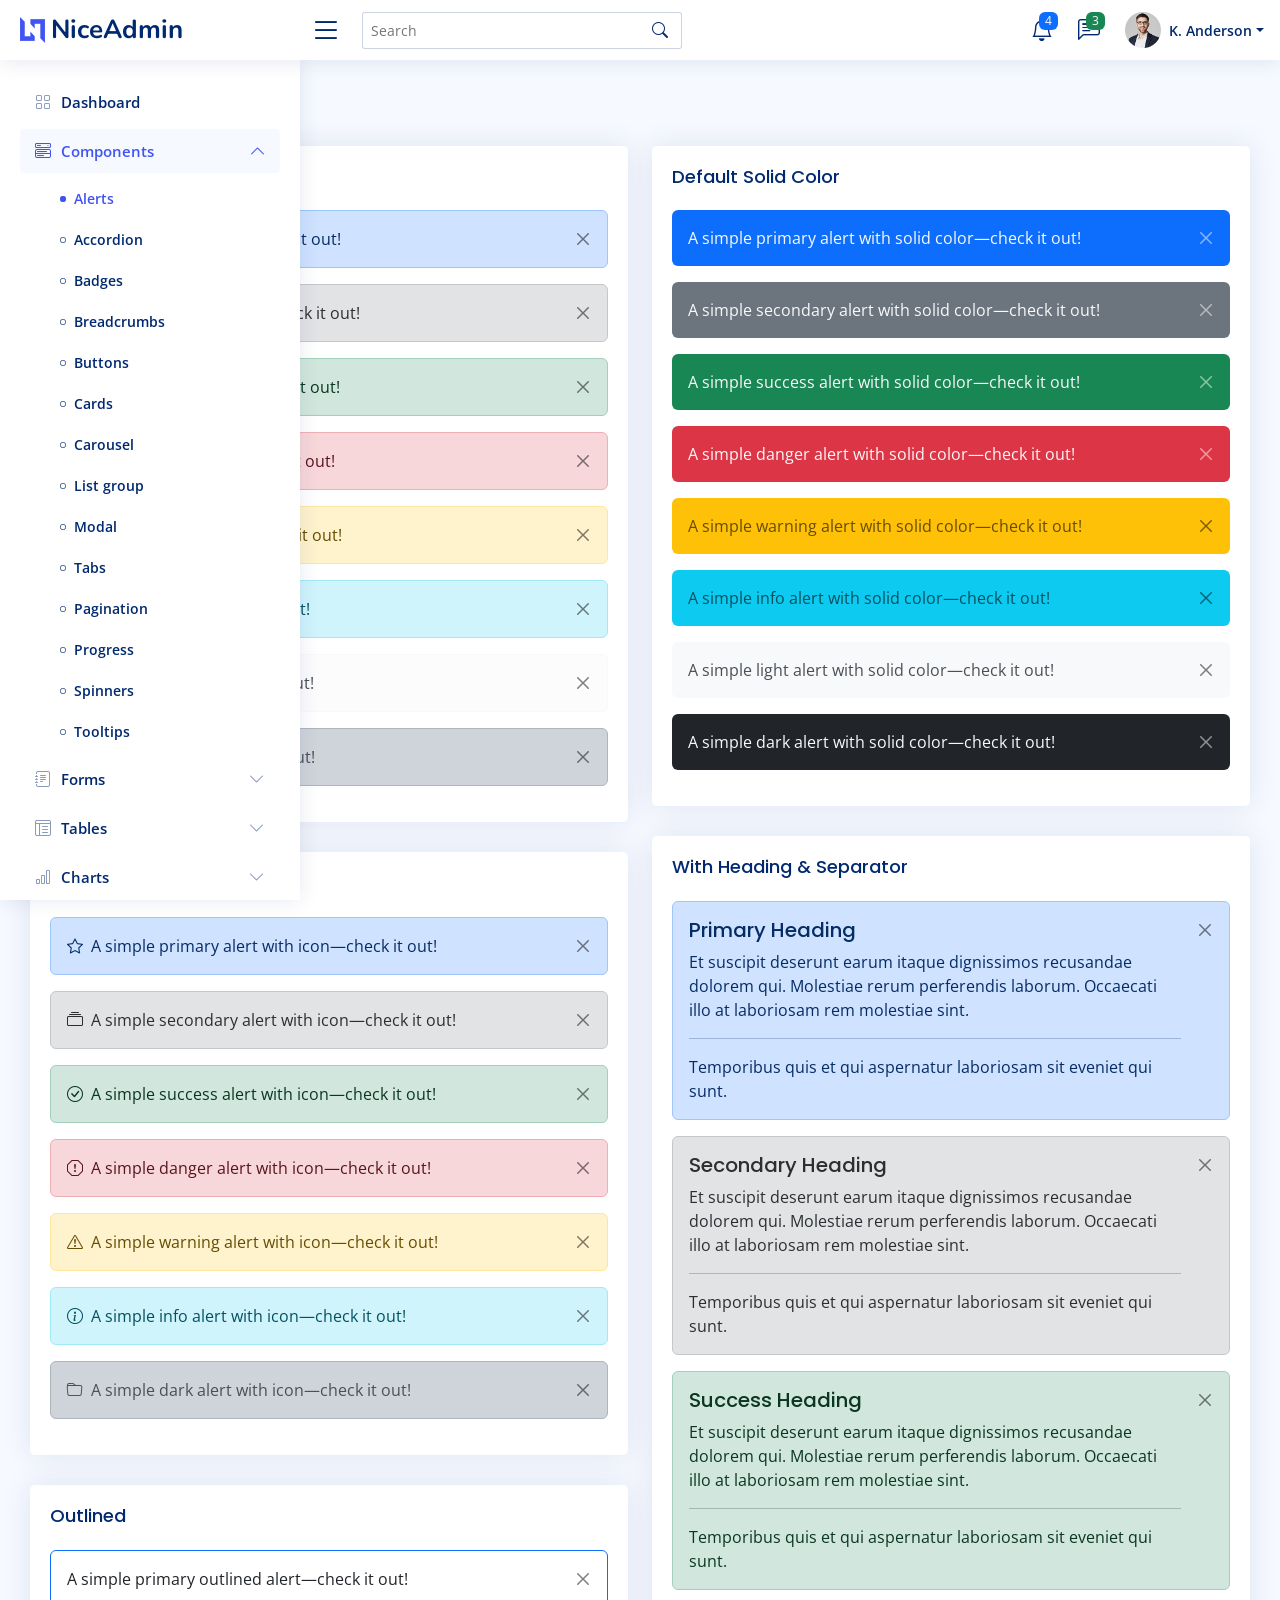
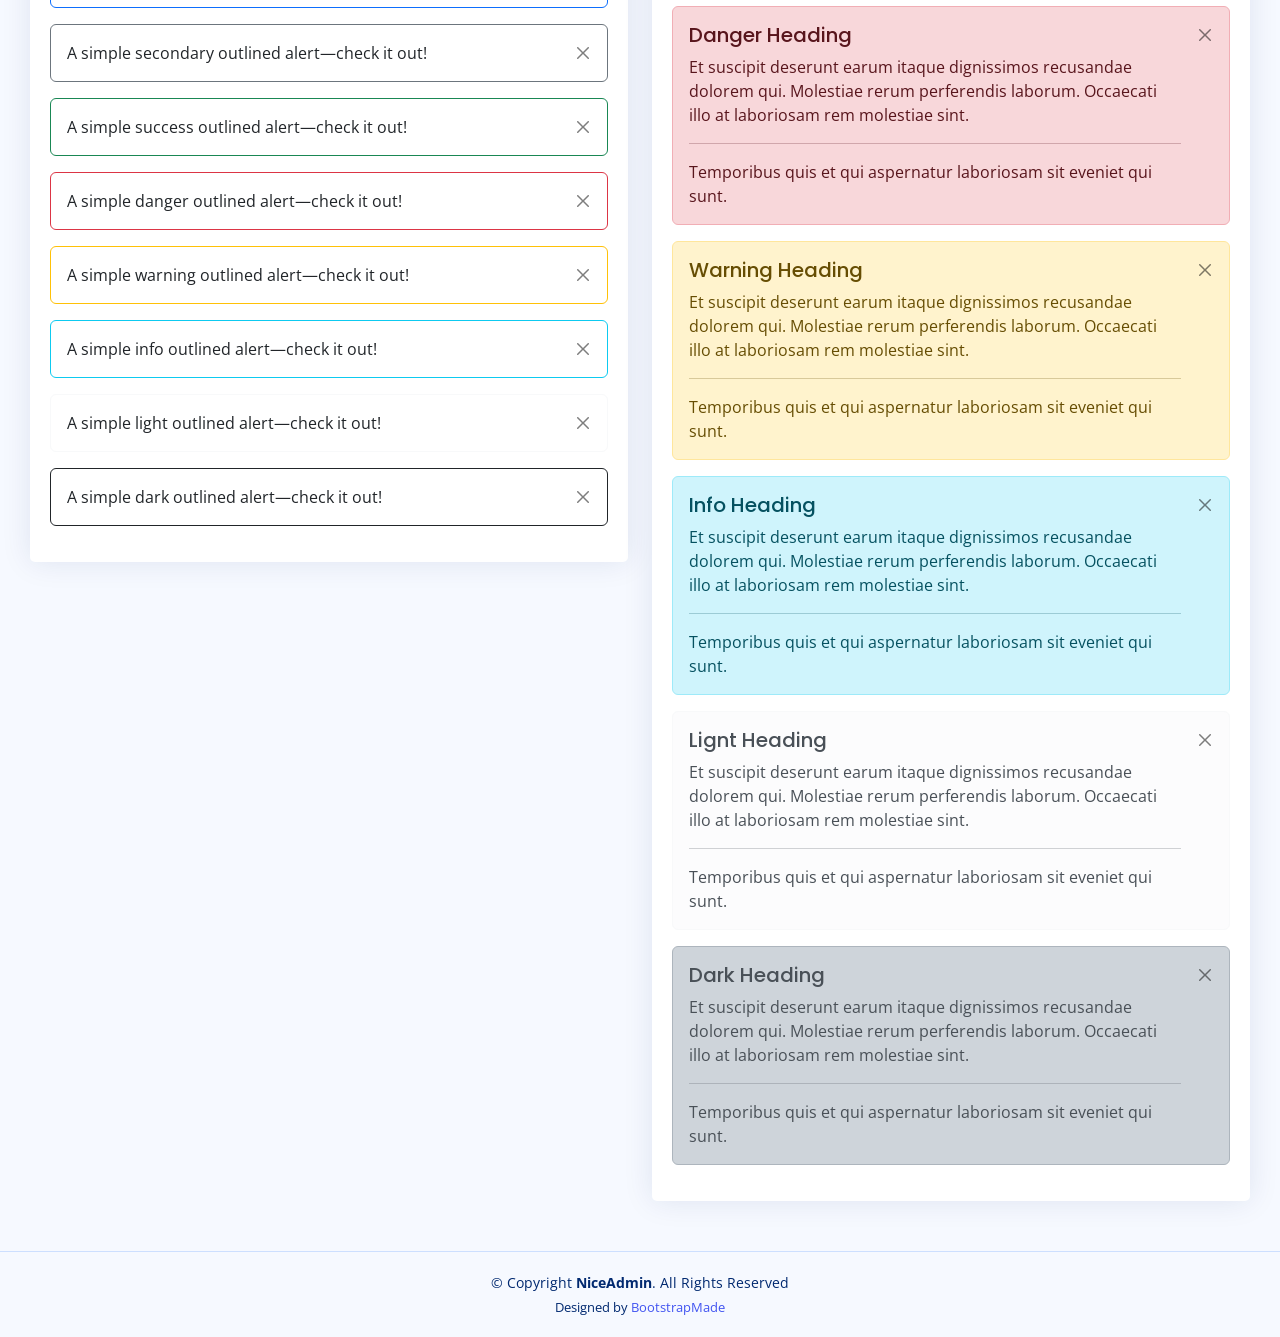
<file: public/asset/NiceAdmin/components-alerts.html>
<!DOCTYPE html>
<html lang="en">

<head>
  <meta charset="utf-8">
  <meta content="width=device-width, initial-scale=1.0" name="viewport">

  <title>Components / Alerts - NiceAdmin Bootstrap Template</title>
  <meta content="" name="description">
  <meta content="" name="keywords">

  <!-- Favicons -->
  <link href="assets/img/favicon.png" rel="icon">
  <link href="assets/img/apple-touch-icon.png" rel="apple-touch-icon">

  <!-- Google Fonts -->
  <link href="https://fonts.gstatic.com" rel="preconnect">
  <link href="https://fonts.googleapis.com/css?family=Open+Sans:300,300i,400,400i,600,600i,700,700i|Nunito:300,300i,400,400i,600,600i,700,700i|Poppins:300,300i,400,400i,500,500i,600,600i,700,700i" rel="stylesheet">

  <!-- Vendor CSS Files -->
  <link href="assets/vendor/bootstrap/css/bootstrap.min.css" rel="stylesheet">
  <link href="assets/vendor/bootstrap-icons/bootstrap-icons.css" rel="stylesheet">
  <link href="assets/vendor/boxicons/css/boxicons.min.css" rel="stylesheet">
  <link href="assets/vendor/quill/quill.snow.css" rel="stylesheet">
  <link href="assets/vendor/quill/quill.bubble.css" rel="stylesheet">
  <link href="assets/vendor/remixicon/remixicon.css" rel="stylesheet">
  <link href="assets/vendor/simple-datatables/style.css" rel="stylesheet">

  <!-- Template Main CSS File -->
  <link href="assets/css/style.css" rel="stylesheet">

  <!-- =======================================================
  * Template Name: NiceAdmin
  * Updated: Sep 18 2023 with Bootstrap v5.3.2
  * Template URL: https://bootstrapmade.com/nice-admin-bootstrap-admin-html-template/
  * Author: BootstrapMade.com
  * License: https://bootstrapmade.com/license/
  ======================================================== -->
</head>

<body>

  <!-- ======= Header ======= -->
  <header id="header" class="header fixed-top d-flex align-items-center">

    <div class="d-flex align-items-center justify-content-between">
      <a href="index.html" class="logo d-flex align-items-center">
        <img src="assets/img/logo.png" alt="">
        <span class="d-none d-lg-block">NiceAdmin</span>
      </a>
      <i class="bi bi-list toggle-sidebar-btn"></i>
    </div><!-- End Logo -->

    <div class="search-bar">
      <form class="search-form d-flex align-items-center" method="POST" action="#">
        <input type="text" name="query" placeholder="Search" title="Enter search keyword">
        <button type="submit" title="Search"><i class="bi bi-search"></i></button>
      </form>
    </div><!-- End Search Bar -->

    <nav class="header-nav ms-auto">
      <ul class="d-flex align-items-center">

        <li class="nav-item d-block d-lg-none">
          <a class="nav-link nav-icon search-bar-toggle " href="#">
            <i class="bi bi-search"></i>
          </a>
        </li><!-- End Search Icon-->

        <li class="nav-item dropdown">

          <a class="nav-link nav-icon" href="#" data-bs-toggle="dropdown">
            <i class="bi bi-bell"></i>
            <span class="badge bg-primary badge-number">4</span>
          </a><!-- End Notification Icon -->

          <ul class="dropdown-menu dropdown-menu-end dropdown-menu-arrow notifications">
            <li class="dropdown-header">
              You have 4 new notifications
              <a href="#"><span class="badge rounded-pill bg-primary p-2 ms-2">View all</span></a>
            </li>
            <li>
              <hr class="dropdown-divider">
            </li>

            <li class="notification-item">
              <i class="bi bi-exclamation-circle text-warning"></i>
              <div>
                <h4>Lorem Ipsum</h4>
                <p>Quae dolorem earum veritatis oditseno</p>
                <p>30 min. ago</p>
              </div>
            </li>

            <li>
              <hr class="dropdown-divider">
            </li>

            <li class="notification-item">
              <i class="bi bi-x-circle text-danger"></i>
              <div>
                <h4>Atque rerum nesciunt</h4>
                <p>Quae dolorem earum veritatis oditseno</p>
                <p>1 hr. ago</p>
              </div>
            </li>

            <li>
              <hr class="dropdown-divider">
            </li>

            <li class="notification-item">
              <i class="bi bi-check-circle text-success"></i>
              <div>
                <h4>Sit rerum fuga</h4>
                <p>Quae dolorem earum veritatis oditseno</p>
                <p>2 hrs. ago</p>
              </div>
            </li>

            <li>
              <hr class="dropdown-divider">
            </li>

            <li class="notification-item">
              <i class="bi bi-info-circle text-primary"></i>
              <div>
                <h4>Dicta reprehenderit</h4>
                <p>Quae dolorem earum veritatis oditseno</p>
                <p>4 hrs. ago</p>
              </div>
            </li>

            <li>
              <hr class="dropdown-divider">
            </li>
            <li class="dropdown-footer">
              <a href="#">Show all notifications</a>
            </li>

          </ul><!-- End Notification Dropdown Items -->

        </li><!-- End Notification Nav -->

        <li class="nav-item dropdown">

          <a class="nav-link nav-icon" href="#" data-bs-toggle="dropdown">
            <i class="bi bi-chat-left-text"></i>
            <span class="badge bg-success badge-number">3</span>
          </a><!-- End Messages Icon -->

          <ul class="dropdown-menu dropdown-menu-end dropdown-menu-arrow messages">
            <li class="dropdown-header">
              You have 3 new messages
              <a href="#"><span class="badge rounded-pill bg-primary p-2 ms-2">View all</span></a>
            </li>
            <li>
              <hr class="dropdown-divider">
            </li>

            <li class="message-item">
              <a href="#">
                <img src="assets/img/messages-1.jpg" alt="" class="rounded-circle">
                <div>
                  <h4>Maria Hudson</h4>
                  <p>Velit asperiores et ducimus soluta repudiandae labore officia est ut...</p>
                  <p>4 hrs. ago</p>
                </div>
              </a>
            </li>
            <li>
              <hr class="dropdown-divider">
            </li>

            <li class="message-item">
              <a href="#">
                <img src="assets/img/messages-2.jpg" alt="" class="rounded-circle">
                <div>
                  <h4>Anna Nelson</h4>
                  <p>Velit asperiores et ducimus soluta repudiandae labore officia est ut...</p>
                  <p>6 hrs. ago</p>
                </div>
              </a>
            </li>
            <li>
              <hr class="dropdown-divider">
            </li>

            <li class="message-item">
              <a href="#">
                <img src="assets/img/messages-3.jpg" alt="" class="rounded-circle">
                <div>
                  <h4>David Muldon</h4>
                  <p>Velit asperiores et ducimus soluta repudiandae labore officia est ut...</p>
                  <p>8 hrs. ago</p>
                </div>
              </a>
            </li>
            <li>
              <hr class="dropdown-divider">
            </li>

            <li class="dropdown-footer">
              <a href="#">Show all messages</a>
            </li>

          </ul><!-- End Messages Dropdown Items -->

        </li><!-- End Messages Nav -->

        <li class="nav-item dropdown pe-3">

          <a class="nav-link nav-profile d-flex align-items-center pe-0" href="#" data-bs-toggle="dropdown">
            <img src="assets/img/profile-img.jpg" alt="Profile" class="rounded-circle">
            <span class="d-none d-md-block dropdown-toggle ps-2">K. Anderson</span>
          </a><!-- End Profile Iamge Icon -->

          <ul class="dropdown-menu dropdown-menu-end dropdown-menu-arrow profile">
            <li class="dropdown-header">
              <h6>Kevin Anderson</h6>
              <span>Web Designer</span>
            </li>
            <li>
              <hr class="dropdown-divider">
            </li>

            <li>
              <a class="dropdown-item d-flex align-items-center" href="users-profile.html">
                <i class="bi bi-person"></i>
                <span>My Profile</span>
              </a>
            </li>
            <li>
              <hr class="dropdown-divider">
            </li>

            <li>
              <a class="dropdown-item d-flex align-items-center" href="users-profile.html">
                <i class="bi bi-gear"></i>
                <span>Account Settings</span>
              </a>
            </li>
            <li>
              <hr class="dropdown-divider">
            </li>

            <li>
              <a class="dropdown-item d-flex align-items-center" href="pages-faq.html">
                <i class="bi bi-question-circle"></i>
                <span>Need Help?</span>
              </a>
            </li>
            <li>
              <hr class="dropdown-divider">
            </li>

            <li>
              <a class="dropdown-item d-flex align-items-center" href="#">
                <i class="bi bi-box-arrow-right"></i>
                <span>Sign Out</span>
              </a>
            </li>

          </ul><!-- End Profile Dropdown Items -->
        </li><!-- End Profile Nav -->

      </ul>
    </nav><!-- End Icons Navigation -->

  </header><!-- End Header -->

  <!-- ======= Sidebar ======= -->
  <aside id="sidebar" class="sidebar">

    <ul class="sidebar-nav" id="sidebar-nav">

      <li class="nav-item">
        <a class="nav-link collapsed" href="index.html">
          <i class="bi bi-grid"></i>
          <span>Dashboard</span>
        </a>
      </li><!-- End Dashboard Nav -->

      <li class="nav-item">
        <a class="nav-link " data-bs-target="#components-nav" data-bs-toggle="collapse" href="#">
          <i class="bi bi-menu-button-wide"></i><span>Components</span><i class="bi bi-chevron-down ms-auto"></i>
        </a>
        <ul id="components-nav" class="nav-content collapse show" data-bs-parent="#sidebar-nav">
          <li>
            <a href="components-alerts.html" class="active">
              <i class="bi bi-circle"></i><span>Alerts</span>
            </a>
          </li>
          <li>
            <a href="components-accordion.html">
              <i class="bi bi-circle"></i><span>Accordion</span>
            </a>
          </li>
          <li>
            <a href="components-badges.html">
              <i class="bi bi-circle"></i><span>Badges</span>
            </a>
          </li>
          <li>
            <a href="components-breadcrumbs.html">
              <i class="bi bi-circle"></i><span>Breadcrumbs</span>
            </a>
          </li>
          <li>
            <a href="components-buttons.html">
              <i class="bi bi-circle"></i><span>Buttons</span>
            </a>
          </li>
          <li>
            <a href="components-cards.html">
              <i class="bi bi-circle"></i><span>Cards</span>
            </a>
          </li>
          <li>
            <a href="components-carousel.html">
              <i class="bi bi-circle"></i><span>Carousel</span>
            </a>
          </li>
          <li>
            <a href="components-list-group.html">
              <i class="bi bi-circle"></i><span>List group</span>
            </a>
          </li>
          <li>
            <a href="components-modal.html">
              <i class="bi bi-circle"></i><span>Modal</span>
            </a>
          </li>
          <li>
            <a href="components-tabs.html">
              <i class="bi bi-circle"></i><span>Tabs</span>
            </a>
          </li>
          <li>
            <a href="components-pagination.html">
              <i class="bi bi-circle"></i><span>Pagination</span>
            </a>
          </li>
          <li>
            <a href="components-progress.html">
              <i class="bi bi-circle"></i><span>Progress</span>
            </a>
          </li>
          <li>
            <a href="components-spinners.html">
              <i class="bi bi-circle"></i><span>Spinners</span>
            </a>
          </li>
          <li>
            <a href="components-tooltips.html">
              <i class="bi bi-circle"></i><span>Tooltips</span>
            </a>
          </li>
        </ul>
      </li><!-- End Components Nav -->

      <li class="nav-item">
        <a class="nav-link collapsed" data-bs-target="#forms-nav" data-bs-toggle="collapse" href="#">
          <i class="bi bi-journal-text"></i><span>Forms</span><i class="bi bi-chevron-down ms-auto"></i>
        </a>
        <ul id="forms-nav" class="nav-content collapse " data-bs-parent="#sidebar-nav">
          <li>
            <a href="forms-elements.html">
              <i class="bi bi-circle"></i><span>Form Elements</span>
            </a>
          </li>
          <li>
            <a href="forms-layouts.html">
              <i class="bi bi-circle"></i><span>Form Layouts</span>
            </a>
          </li>
          <li>
            <a href="forms-editors.html">
              <i class="bi bi-circle"></i><span>Form Editors</span>
            </a>
          </li>
          <li>
            <a href="forms-validation.html">
              <i class="bi bi-circle"></i><span>Form Validation</span>
            </a>
          </li>
        </ul>
      </li><!-- End Forms Nav -->

      <li class="nav-item">
        <a class="nav-link collapsed" data-bs-target="#tables-nav" data-bs-toggle="collapse" href="#">
          <i class="bi bi-layout-text-window-reverse"></i><span>Tables</span><i class="bi bi-chevron-down ms-auto"></i>
        </a>
        <ul id="tables-nav" class="nav-content collapse " data-bs-parent="#sidebar-nav">
          <li>
            <a href="tables-general.html">
              <i class="bi bi-circle"></i><span>General Tables</span>
            </a>
          </li>
          <li>
            <a href="tables-data.html">
              <i class="bi bi-circle"></i><span>Data Tables</span>
            </a>
          </li>
        </ul>
      </li><!-- End Tables Nav -->

      <li class="nav-item">
        <a class="nav-link collapsed" data-bs-target="#charts-nav" data-bs-toggle="collapse" href="#">
          <i class="bi bi-bar-chart"></i><span>Charts</span><i class="bi bi-chevron-down ms-auto"></i>
        </a>
        <ul id="charts-nav" class="nav-content collapse " data-bs-parent="#sidebar-nav">
          <li>
            <a href="charts-chartjs.html">
              <i class="bi bi-circle"></i><span>Chart.js</span>
            </a>
          </li>
          <li>
            <a href="charts-apexcharts.html">
              <i class="bi bi-circle"></i><span>ApexCharts</span>
            </a>
          </li>
          <li>
            <a href="charts-echarts.html">
              <i class="bi bi-circle"></i><span>ECharts</span>
            </a>
          </li>
        </ul>
      </li><!-- End Charts Nav -->

      <li class="nav-item">
        <a class="nav-link collapsed" data-bs-target="#icons-nav" data-bs-toggle="collapse" href="#">
          <i class="bi bi-gem"></i><span>Icons</span><i class="bi bi-chevron-down ms-auto"></i>
        </a>
        <ul id="icons-nav" class="nav-content collapse " data-bs-parent="#sidebar-nav">
          <li>
            <a href="icons-bootstrap.html">
              <i class="bi bi-circle"></i><span>Bootstrap Icons</span>
            </a>
          </li>
          <li>
            <a href="icons-remix.html">
              <i class="bi bi-circle"></i><span>Remix Icons</span>
            </a>
          </li>
          <li>
            <a href="icons-boxicons.html">
              <i class="bi bi-circle"></i><span>Boxicons</span>
            </a>
          </li>
        </ul>
      </li><!-- End Icons Nav -->

      <li class="nav-heading">Pages</li>

      <li class="nav-item">
        <a class="nav-link collapsed" href="users-profile.html">
          <i class="bi bi-person"></i>
          <span>Profile</span>
        </a>
      </li><!-- End Profile Page Nav -->

      <li class="nav-item">
        <a class="nav-link collapsed" href="pages-faq.html">
          <i class="bi bi-question-circle"></i>
          <span>F.A.Q</span>
        </a>
      </li><!-- End F.A.Q Page Nav -->

      <li class="nav-item">
        <a class="nav-link collapsed" href="pages-contact.html">
          <i class="bi bi-envelope"></i>
          <span>Contact</span>
        </a>
      </li><!-- End Contact Page Nav -->

      <li class="nav-item">
        <a class="nav-link collapsed" href="pages-register.html">
          <i class="bi bi-card-list"></i>
          <span>Register</span>
        </a>
      </li><!-- End Register Page Nav -->

      <li class="nav-item">
        <a class="nav-link collapsed" href="pages-login.html">
          <i class="bi bi-box-arrow-in-right"></i>
          <span>Login</span>
        </a>
      </li><!-- End Login Page Nav -->

      <li class="nav-item">
        <a class="nav-link collapsed" href="pages-error-404.html">
          <i class="bi bi-dash-circle"></i>
          <span>Error 404</span>
        </a>
      </li><!-- End Error 404 Page Nav -->

      <li class="nav-item">
        <a class="nav-link collapsed" href="pages-blank.html">
          <i class="bi bi-file-earmark"></i>
          <span>Blank</span>
        </a>
      </li><!-- End Blank Page Nav -->

    </ul>

  </aside><!-- End Sidebar-->

  <main id="main" class="main">

    <div class="pagetitle">
      <h1>Alerts</h1>
      <nav>
        <ol class="breadcrumb">
          <li class="breadcrumb-item"><a href="index.html">Home</a></li>
          <li class="breadcrumb-item">Components</li>
          <li class="breadcrumb-item active">Alerts</li>
        </ol>
      </nav>
    </div><!-- End Page Title -->

    <section class="section">
      <div class="row">
        <div class="col-lg-6">

          <div class="card">
            <div class="card-body">

              <h5 class="card-title">Default</h5>

              <div class="alert alert-primary alert-dismissible fade show" role="alert">
                A simple primary alert—check it out!
                <button type="button" class="btn-close" data-bs-dismiss="alert" aria-label="Close"></button>
              </div>

              <div class="alert alert-secondary alert-dismissible fade show" role="alert">
                A simple secondary alert—check it out!
                <button type="button" class="btn-close" data-bs-dismiss="alert" aria-label="Close"></button>
              </div>

              <div class="alert alert-success alert-dismissible fade show" role="alert">
                A simple success alert—check it out!
                <button type="button" class="btn-close" data-bs-dismiss="alert" aria-label="Close"></button>
              </div>

              <div class="alert alert-danger alert-dismissible fade show" role="alert">
                A simple danger alert—check it out!
                <button type="button" class="btn-close" data-bs-dismiss="alert" aria-label="Close"></button>
              </div>

              <div class="alert alert-warning alert-dismissible fade show" role="alert">
                A simple warning alert—check it out!
                <button type="button" class="btn-close" data-bs-dismiss="alert" aria-label="Close"></button>
              </div>

              <div class="alert alert-info alert-dismissible fade show" role="alert">
                A simple info alert—check it out!
                <button type="button" class="btn-close" data-bs-dismiss="alert" aria-label="Close"></button>
              </div>

              <div class="alert alert-light border-light alert-dismissible fade show" role="alert">
                A simple light alert—check it out!
                <button type="button" class="btn-close" data-bs-dismiss="alert" aria-label="Close"></button>
              </div>

              <div class="alert alert-dark alert-dismissible fade show" role="alert">
                A simple dark alert—check it out!
                <button type="button" class="btn-close" data-bs-dismiss="alert" aria-label="Close"></button>
              </div>

            </div>
          </div>

          <div class="card">
            <div class="card-body">
              <h5 class="card-title">With Icon</h5>

              <div class="alert alert-primary alert-dismissible fade show" role="alert">
                <i class="bi bi-star me-1"></i>
                A simple primary alert with icon—check it out!
                <button type="button" class="btn-close" data-bs-dismiss="alert" aria-label="Close"></button>
              </div>

              <div class="alert alert-secondary alert-dismissible fade show" role="alert">
                <i class="bi bi-collection me-1"></i>
                A simple secondary alert with icon—check it out!
                <button type="button" class="btn-close" data-bs-dismiss="alert" aria-label="Close"></button>
              </div>

              <div class="alert alert-success alert-dismissible fade show" role="alert">
                <i class="bi bi-check-circle me-1"></i>
                A simple success alert with icon—check it out!
                <button type="button" class="btn-close" data-bs-dismiss="alert" aria-label="Close"></button>
              </div>

              <div class="alert alert-danger alert-dismissible fade show" role="alert">
                <i class="bi bi-exclamation-octagon me-1"></i>
                A simple danger alert with icon—check it out!
                <button type="button" class="btn-close" data-bs-dismiss="alert" aria-label="Close"></button>
              </div>

              <div class="alert alert-warning alert-dismissible fade show" role="alert">
                <i class="bi bi-exclamation-triangle me-1"></i>
                A simple warning alert with icon—check it out!
                <button type="button" class="btn-close" data-bs-dismiss="alert" aria-label="Close"></button>
              </div>

              <div class="alert alert-info alert-dismissible fade show" role="alert">
                <i class="bi bi-info-circle me-1"></i>
                A simple info alert with icon—check it out!
                <button type="button" class="btn-close" data-bs-dismiss="alert" aria-label="Close"></button>
              </div>

              <div class="alert alert-dark alert-dismissible fade show" role="alert">
                <i class="bi bi-folder me-1"></i>
                A simple dark alert with icon—check it out!
                <button type="button" class="btn-close" data-bs-dismiss="alert" aria-label="Close"></button>
              </div>

            </div>
          </div>

          <div class="card">
            <div class="card-body">
              <h5 class="card-title">Outlined</h5>

              <div class="alert border-primary alert-dismissible fade show" role="alert">
                A simple primary outlined alert—check it out!
                <button type="button" class="btn-close" data-bs-dismiss="alert" aria-label="Close"></button>
              </div>

              <div class="alert border-secondary alert-dismissible fade show" role="alert">
                A simple secondary outlined alert—check it out!
                <button type="button" class="btn-close" data-bs-dismiss="alert" aria-label="Close"></button>
              </div>

              <div class="alert border-success alert-dismissible fade show" role="alert">
                A simple success outlined alert—check it out!
                <button type="button" class="btn-close" data-bs-dismiss="alert" aria-label="Close"></button>
              </div>

              <div class="alert border-danger alert-dismissible fade show" role="alert">
                A simple danger outlined alert—check it out!
                <button type="button" class="btn-close" data-bs-dismiss="alert" aria-label="Close"></button>
              </div>

              <div class="alert border-warning alert-dismissible fade show" role="alert">
                A simple warning outlined alert—check it out!
                <button type="button" class="btn-close" data-bs-dismiss="alert" aria-label="Close"></button>
              </div>

              <div class="alert border-info alert-dismissible fade show" role="alert">
                A simple info outlined alert—check it out!
                <button type="button" class="btn-close" data-bs-dismiss="alert" aria-label="Close"></button>
              </div>

              <div class="alert border-light alert-dismissible fade show" role="alert">
                A simple light outlined alert—check it out!
                <button type="button" class="btn-close" data-bs-dismiss="alert" aria-label="Close"></button>
              </div>

              <div class="alert border-dark alert-dismissible fade show" role="alert">
                A simple dark outlined alert—check it out!
                <button type="button" class="btn-close" data-bs-dismiss="alert" aria-label="Close"></button>
              </div>

            </div>
          </div>

        </div>

        <div class="col-lg-6">

          <div class="card">
            <div class="card-body">
              <h5 class="card-title">Default Solid Color</h5>

              <div class="alert alert-primary bg-primary text-light border-0 alert-dismissible fade show" role="alert">
                A simple primary alert with solid color—check it out!
                <button type="button" class="btn-close btn-close-white" data-bs-dismiss="alert" aria-label="Close"></button>
              </div>

              <div class="alert alert-secondary bg-secondary text-light border-0 alert-dismissible fade show" role="alert">
                A simple secondary alert with solid color—check it out!
                <button type="button" class="btn-close btn-close-white" data-bs-dismiss="alert" aria-label="Close"></button>
              </div>

              <div class="alert alert-success bg-success text-light border-0 alert-dismissible fade show" role="alert">
                A simple success alert with solid color—check it out!
                <button type="button" class="btn-close btn-close-white" data-bs-dismiss="alert" aria-label="Close"></button>
              </div>

              <div class="alert alert-danger bg-danger text-light border-0 alert-dismissible fade show" role="alert">
                A simple danger alert with solid color—check it out!
                <button type="button" class="btn-close btn-close-white" data-bs-dismiss="alert" aria-label="Close"></button>
              </div>

              <div class="alert alert-warning bg-warning border-0 alert-dismissible fade show" role="alert">
                A simple warning alert with solid color—check it out!
                <button type="button" class="btn-close" data-bs-dismiss="alert" aria-label="Close"></button>
              </div>

              <div class="alert alert-info bg-info border-0 alert-dismissible fade show" role="alert">
                A simple info alert with solid color—check it out!
                <button type="button" class="btn-close" data-bs-dismiss="alert" aria-label="Close"></button>
              </div>

              <div class="alert alert-light bg-light border-0 alert-dismissible fade show" role="alert">
                A simple light alert with solid color—check it out!
                <button type="button" class="btn-close" data-bs-dismiss="alert" aria-label="Close"></button>
              </div>

              <div class="alert alert-dark bg-dark text-light border-0 alert-dismissible fade show" role="alert">
                A simple dark alert with solid color—check it out!
                <button type="button" class="btn-close btn-close-white" data-bs-dismiss="alert" aria-label="Close"></button>
              </div>

            </div>
          </div>

          <div class="card">
            <div class="card-body">
              <h5 class="card-title">With Heading &amp Separator</h5>

              <div class="alert alert-primary alert-dismissible fade show" role="alert">
                <h4 class="alert-heading">Primary Heading</h4>
                <p>Et suscipit deserunt earum itaque dignissimos recusandae dolorem qui. Molestiae rerum perferendis laborum. Occaecati illo at laboriosam rem molestiae sint.</p>
                <hr>
                <p class="mb-0">Temporibus quis et qui aspernatur laboriosam sit eveniet qui sunt.</p>
                <button type="button" class="btn-close" data-bs-dismiss="alert" aria-label="Close"></button>
              </div>

              <div class="alert alert-secondary alert-dismissible fade show" role="alert">
                <h4 class="alert-heading">Secondary Heading</h4>
                <p>Et suscipit deserunt earum itaque dignissimos recusandae dolorem qui. Molestiae rerum perferendis laborum. Occaecati illo at laboriosam rem molestiae sint.</p>
                <hr>
                <p class="mb-0">Temporibus quis et qui aspernatur laboriosam sit eveniet qui sunt.</p>
                <button type="button" class="btn-close" data-bs-dismiss="alert" aria-label="Close"></button>
              </div>

              <div class="alert alert-success alert-dismissible fade show" role="alert">
                <h4 class="alert-heading">Success Heading</h4>
                <p>Et suscipit deserunt earum itaque dignissimos recusandae dolorem qui. Molestiae rerum perferendis laborum. Occaecati illo at laboriosam rem molestiae sint.</p>
                <hr>
                <p class="mb-0">Temporibus quis et qui aspernatur laboriosam sit eveniet qui sunt.</p>
                <button type="button" class="btn-close" data-bs-dismiss="alert" aria-label="Close"></button>
              </div>

              <div class="alert alert-danger alert-dismissible fade show" role="alert">
                <h4 class="alert-heading">Danger Heading</h4>
                <p>Et suscipit deserunt earum itaque dignissimos recusandae dolorem qui. Molestiae rerum perferendis laborum. Occaecati illo at laboriosam rem molestiae sint.</p>
                <hr>
                <p class="mb-0">Temporibus quis et qui aspernatur laboriosam sit eveniet qui sunt.</p>
                <button type="button" class="btn-close" data-bs-dismiss="alert" aria-label="Close"></button>
              </div>

              <div class="alert alert-warning  alert-dismissible fade show" role="alert">
                <h4 class="alert-heading">Warning Heading</h4>
                <p>Et suscipit deserunt earum itaque dignissimos recusandae dolorem qui. Molestiae rerum perferendis laborum. Occaecati illo at laboriosam rem molestiae sint.</p>
                <hr>
                <p class="mb-0">Temporibus quis et qui aspernatur laboriosam sit eveniet qui sunt.</p>
                <button type="button" class="btn-close" data-bs-dismiss="alert" aria-label="Close"></button>
              </div>

              <div class="alert alert-info  alert-dismissible fade show" role="alert">
                <h4 class="alert-heading">Info Heading</h4>
                <p>Et suscipit deserunt earum itaque dignissimos recusandae dolorem qui. Molestiae rerum perferendis laborum. Occaecati illo at laboriosam rem molestiae sint.</p>
                <hr>
                <p class="mb-0">Temporibus quis et qui aspernatur laboriosam sit eveniet qui sunt.</p>
                <button type="button" class="btn-close" data-bs-dismiss="alert" aria-label="Close"></button>
              </div>

              <div class="alert alert-light border-light alert-dismissible fade show" role="alert">
                <h4 class="alert-heading">Lignt Heading</h4>
                <p>Et suscipit deserunt earum itaque dignissimos recusandae dolorem qui. Molestiae rerum perferendis laborum. Occaecati illo at laboriosam rem molestiae sint.</p>
                <hr>
                <p class="mb-0">Temporibus quis et qui aspernatur laboriosam sit eveniet qui sunt.</p>
                <button type="button" class="btn-close" data-bs-dismiss="alert" aria-label="Close"></button>
              </div>

              <div class="alert alert-dark  alert-dismissible fade show" role="alert">
                <h4 class="alert-heading">Dark Heading</h4>
                <p>Et suscipit deserunt earum itaque dignissimos recusandae dolorem qui. Molestiae rerum perferendis laborum. Occaecati illo at laboriosam rem molestiae sint.</p>
                <hr>
                <p class="mb-0">Temporibus quis et qui aspernatur laboriosam sit eveniet qui sunt.</p>
                <button type="button" class="btn-close" data-bs-dismiss="alert" aria-label="Close"></button>
              </div>

            </div>
          </div>
        </div>
      </div>
    </section>

  </main><!-- End #main -->

  <!-- ======= Footer ======= -->
  <footer id="footer" class="footer">
    <div class="copyright">
      &copy; Copyright <strong><span>NiceAdmin</span></strong>. All Rights Reserved
    </div>
    <div class="credits">
      <!-- All the links in the footer should remain intact. -->
      <!-- You can delete the links only if you purchased the pro version. -->
      <!-- Licensing information: https://bootstrapmade.com/license/ -->
      <!-- Purchase the pro version with working PHP/AJAX contact form: https://bootstrapmade.com/nice-admin-bootstrap-admin-html-template/ -->
      Designed by <a href="https://bootstrapmade.com/">BootstrapMade</a>
    </div>
  </footer><!-- End Footer -->

  <a href="#" class="back-to-top d-flex align-items-center justify-content-center"><i class="bi bi-arrow-up-short"></i></a>

  <!-- Vendor JS Files -->
  <script src="assets/vendor/apexcharts/apexcharts.min.js"></script>
  <script src="assets/vendor/bootstrap/js/bootstrap.bundle.min.js"></script>
  <script src="assets/vendor/chart.js/chart.umd.js"></script>
  <script src="assets/vendor/echarts/echarts.min.js"></script>
  <script src="assets/vendor/quill/quill.min.js"></script>
  <script src="assets/vendor/simple-datatables/simple-datatables.js"></script>
  <script src="assets/vendor/tinymce/tinymce.min.js"></script>
  <script src="assets/vendor/php-email-form/validate.js"></script>

  <!-- Template Main JS File -->
  <script src="assets/js/main.js"></script>

</body>

</html>
</file>
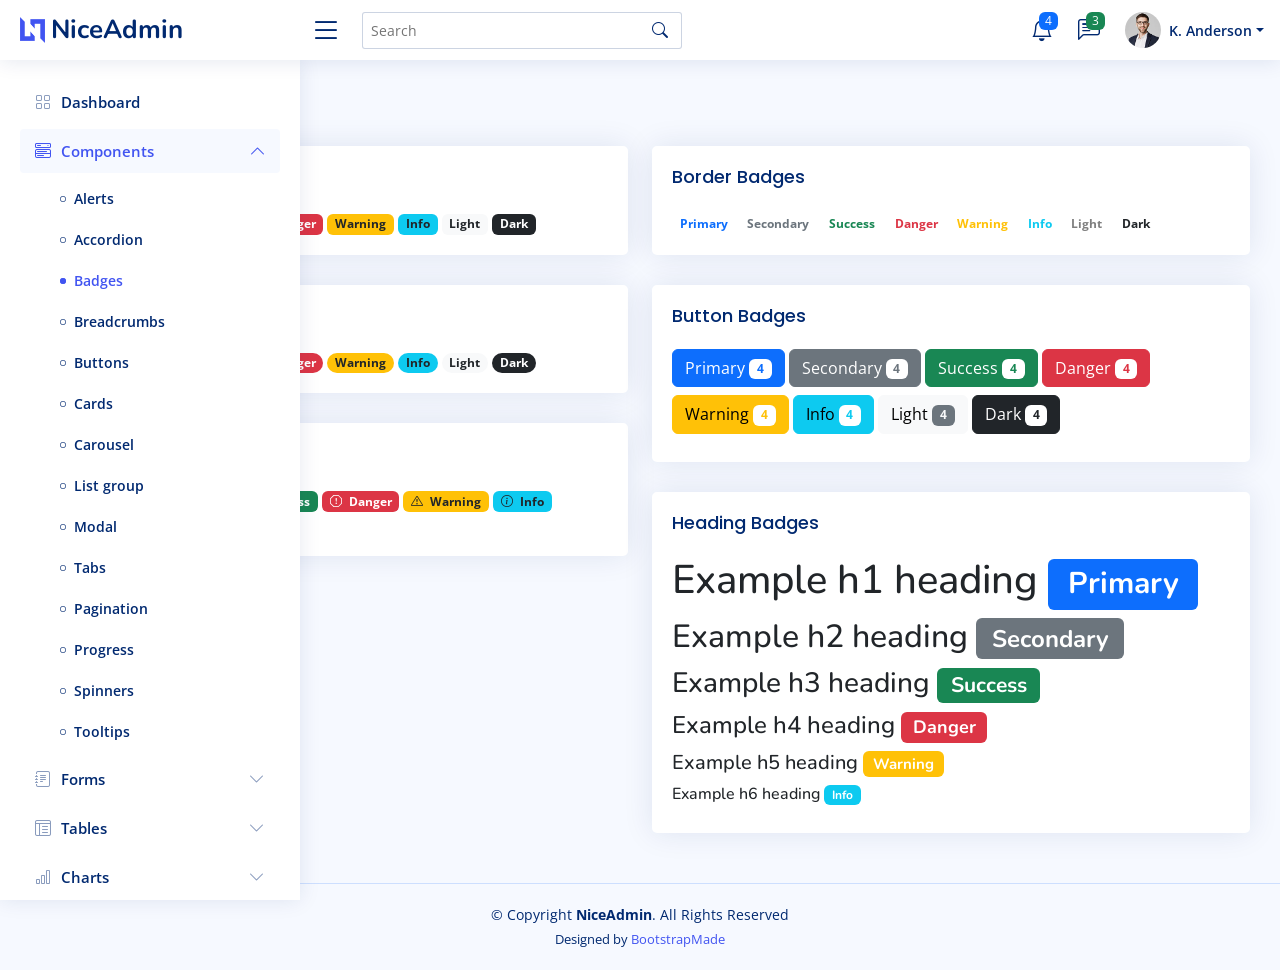
<file: public/asset/NiceAdmin/components-badges.html>
<!DOCTYPE html>
<html lang="en">

<head>
  <meta charset="utf-8">
  <meta content="width=device-width, initial-scale=1.0" name="viewport">

  <title>Components / Badges - NiceAdmin Bootstrap Template</title>
  <meta content="" name="description">
  <meta content="" name="keywords">

  <!-- Favicons -->
  <link href="assets/img/favicon.png" rel="icon">
  <link href="assets/img/apple-touch-icon.png" rel="apple-touch-icon">

  <!-- Google Fonts -->
  <link href="https://fonts.gstatic.com" rel="preconnect">
  <link href="https://fonts.googleapis.com/css?family=Open+Sans:300,300i,400,400i,600,600i,700,700i|Nunito:300,300i,400,400i,600,600i,700,700i|Poppins:300,300i,400,400i,500,500i,600,600i,700,700i" rel="stylesheet">

  <!-- Vendor CSS Files -->
  <link href="assets/vendor/bootstrap/css/bootstrap.min.css" rel="stylesheet">
  <link href="assets/vendor/bootstrap-icons/bootstrap-icons.css" rel="stylesheet">
  <link href="assets/vendor/boxicons/css/boxicons.min.css" rel="stylesheet">
  <link href="assets/vendor/quill/quill.snow.css" rel="stylesheet">
  <link href="assets/vendor/quill/quill.bubble.css" rel="stylesheet">
  <link href="assets/vendor/remixicon/remixicon.css" rel="stylesheet">
  <link href="assets/vendor/simple-datatables/style.css" rel="stylesheet">

  <!-- Template Main CSS File -->
  <link href="assets/css/style.css" rel="stylesheet">

  <!-- =======================================================
  * Template Name: NiceAdmin
  * Updated: Sep 18 2023 with Bootstrap v5.3.2
  * Template URL: https://bootstrapmade.com/nice-admin-bootstrap-admin-html-template/
  * Author: BootstrapMade.com
  * License: https://bootstrapmade.com/license/
  ======================================================== -->
</head>

<body>

  <!-- ======= Header ======= -->
  <header id="header" class="header fixed-top d-flex align-items-center">

    <div class="d-flex align-items-center justify-content-between">
      <a href="index.html" class="logo d-flex align-items-center">
        <img src="assets/img/logo.png" alt="">
        <span class="d-none d-lg-block">NiceAdmin</span>
      </a>
      <i class="bi bi-list toggle-sidebar-btn"></i>
    </div><!-- End Logo -->

    <div class="search-bar">
      <form class="search-form d-flex align-items-center" method="POST" action="#">
        <input type="text" name="query" placeholder="Search" title="Enter search keyword">
        <button type="submit" title="Search"><i class="bi bi-search"></i></button>
      </form>
    </div><!-- End Search Bar -->

    <nav class="header-nav ms-auto">
      <ul class="d-flex align-items-center">

        <li class="nav-item d-block d-lg-none">
          <a class="nav-link nav-icon search-bar-toggle " href="#">
            <i class="bi bi-search"></i>
          </a>
        </li><!-- End Search Icon-->

        <li class="nav-item dropdown">

          <a class="nav-link nav-icon" href="#" data-bs-toggle="dropdown">
            <i class="bi bi-bell"></i>
            <span class="badge bg-primary badge-number">4</span>
          </a><!-- End Notification Icon -->

          <ul class="dropdown-menu dropdown-menu-end dropdown-menu-arrow notifications">
            <li class="dropdown-header">
              You have 4 new notifications
              <a href="#"><span class="badge rounded-pill bg-primary p-2 ms-2">View all</span></a>
            </li>
            <li>
              <hr class="dropdown-divider">
            </li>

            <li class="notification-item">
              <i class="bi bi-exclamation-circle text-warning"></i>
              <div>
                <h4>Lorem Ipsum</h4>
                <p>Quae dolorem earum veritatis oditseno</p>
                <p>30 min. ago</p>
              </div>
            </li>

            <li>
              <hr class="dropdown-divider">
            </li>

            <li class="notification-item">
              <i class="bi bi-x-circle text-danger"></i>
              <div>
                <h4>Atque rerum nesciunt</h4>
                <p>Quae dolorem earum veritatis oditseno</p>
                <p>1 hr. ago</p>
              </div>
            </li>

            <li>
              <hr class="dropdown-divider">
            </li>

            <li class="notification-item">
              <i class="bi bi-check-circle text-success"></i>
              <div>
                <h4>Sit rerum fuga</h4>
                <p>Quae dolorem earum veritatis oditseno</p>
                <p>2 hrs. ago</p>
              </div>
            </li>

            <li>
              <hr class="dropdown-divider">
            </li>

            <li class="notification-item">
              <i class="bi bi-info-circle text-primary"></i>
              <div>
                <h4>Dicta reprehenderit</h4>
                <p>Quae dolorem earum veritatis oditseno</p>
                <p>4 hrs. ago</p>
              </div>
            </li>

            <li>
              <hr class="dropdown-divider">
            </li>
            <li class="dropdown-footer">
              <a href="#">Show all notifications</a>
            </li>

          </ul><!-- End Notification Dropdown Items -->

        </li><!-- End Notification Nav -->

        <li class="nav-item dropdown">

          <a class="nav-link nav-icon" href="#" data-bs-toggle="dropdown">
            <i class="bi bi-chat-left-text"></i>
            <span class="badge bg-success badge-number">3</span>
          </a><!-- End Messages Icon -->

          <ul class="dropdown-menu dropdown-menu-end dropdown-menu-arrow messages">
            <li class="dropdown-header">
              You have 3 new messages
              <a href="#"><span class="badge rounded-pill bg-primary p-2 ms-2">View all</span></a>
            </li>
            <li>
              <hr class="dropdown-divider">
            </li>

            <li class="message-item">
              <a href="#">
                <img src="assets/img/messages-1.jpg" alt="" class="rounded-circle">
                <div>
                  <h4>Maria Hudson</h4>
                  <p>Velit asperiores et ducimus soluta repudiandae labore officia est ut...</p>
                  <p>4 hrs. ago</p>
                </div>
              </a>
            </li>
            <li>
              <hr class="dropdown-divider">
            </li>

            <li class="message-item">
              <a href="#">
                <img src="assets/img/messages-2.jpg" alt="" class="rounded-circle">
                <div>
                  <h4>Anna Nelson</h4>
                  <p>Velit asperiores et ducimus soluta repudiandae labore officia est ut...</p>
                  <p>6 hrs. ago</p>
                </div>
              </a>
            </li>
            <li>
              <hr class="dropdown-divider">
            </li>

            <li class="message-item">
              <a href="#">
                <img src="assets/img/messages-3.jpg" alt="" class="rounded-circle">
                <div>
                  <h4>David Muldon</h4>
                  <p>Velit asperiores et ducimus soluta repudiandae labore officia est ut...</p>
                  <p>8 hrs. ago</p>
                </div>
              </a>
            </li>
            <li>
              <hr class="dropdown-divider">
            </li>

            <li class="dropdown-footer">
              <a href="#">Show all messages</a>
            </li>

          </ul><!-- End Messages Dropdown Items -->

        </li><!-- End Messages Nav -->

        <li class="nav-item dropdown pe-3">

          <a class="nav-link nav-profile d-flex align-items-center pe-0" href="#" data-bs-toggle="dropdown">
            <img src="assets/img/profile-img.jpg" alt="Profile" class="rounded-circle">
            <span class="d-none d-md-block dropdown-toggle ps-2">K. Anderson</span>
          </a><!-- End Profile Iamge Icon -->

          <ul class="dropdown-menu dropdown-menu-end dropdown-menu-arrow profile">
            <li class="dropdown-header">
              <h6>Kevin Anderson</h6>
              <span>Web Designer</span>
            </li>
            <li>
              <hr class="dropdown-divider">
            </li>

            <li>
              <a class="dropdown-item d-flex align-items-center" href="users-profile.html">
                <i class="bi bi-person"></i>
                <span>My Profile</span>
              </a>
            </li>
            <li>
              <hr class="dropdown-divider">
            </li>

            <li>
              <a class="dropdown-item d-flex align-items-center" href="users-profile.html">
                <i class="bi bi-gear"></i>
                <span>Account Settings</span>
              </a>
            </li>
            <li>
              <hr class="dropdown-divider">
            </li>

            <li>
              <a class="dropdown-item d-flex align-items-center" href="pages-faq.html">
                <i class="bi bi-question-circle"></i>
                <span>Need Help?</span>
              </a>
            </li>
            <li>
              <hr class="dropdown-divider">
            </li>

            <li>
              <a class="dropdown-item d-flex align-items-center" href="#">
                <i class="bi bi-box-arrow-right"></i>
                <span>Sign Out</span>
              </a>
            </li>

          </ul><!-- End Profile Dropdown Items -->
        </li><!-- End Profile Nav -->

      </ul>
    </nav><!-- End Icons Navigation -->

  </header><!-- End Header -->

  <!-- ======= Sidebar ======= -->
  <aside id="sidebar" class="sidebar">

    <ul class="sidebar-nav" id="sidebar-nav">

      <li class="nav-item">
        <a class="nav-link collapsed" href="index.html">
          <i class="bi bi-grid"></i>
          <span>Dashboard</span>
        </a>
      </li><!-- End Dashboard Nav -->

      <li class="nav-item">
        <a class="nav-link " data-bs-target="#components-nav" data-bs-toggle="collapse" href="#">
          <i class="bi bi-menu-button-wide"></i><span>Components</span><i class="bi bi-chevron-down ms-auto"></i>
        </a>
        <ul id="components-nav" class="nav-content collapse show" data-bs-parent="#sidebar-nav">
          <li>
            <a href="components-alerts.html">
              <i class="bi bi-circle"></i><span>Alerts</span>
            </a>
          </li>
          <li>
            <a href="components-accordion.html">
              <i class="bi bi-circle"></i><span>Accordion</span>
            </a>
          </li>
          <li>
            <a href="components-badges.html" class="active">
              <i class="bi bi-circle"></i><span>Badges</span>
            </a>
          </li>
          <li>
            <a href="components-breadcrumbs.html">
              <i class="bi bi-circle"></i><span>Breadcrumbs</span>
            </a>
          </li>
          <li>
            <a href="components-buttons.html">
              <i class="bi bi-circle"></i><span>Buttons</span>
            </a>
          </li>
          <li>
            <a href="components-cards.html">
              <i class="bi bi-circle"></i><span>Cards</span>
            </a>
          </li>
          <li>
            <a href="components-carousel.html">
              <i class="bi bi-circle"></i><span>Carousel</span>
            </a>
          </li>
          <li>
            <a href="components-list-group.html">
              <i class="bi bi-circle"></i><span>List group</span>
            </a>
          </li>
          <li>
            <a href="components-modal.html">
              <i class="bi bi-circle"></i><span>Modal</span>
            </a>
          </li>
          <li>
            <a href="components-tabs.html">
              <i class="bi bi-circle"></i><span>Tabs</span>
            </a>
          </li>
          <li>
            <a href="components-pagination.html">
              <i class="bi bi-circle"></i><span>Pagination</span>
            </a>
          </li>
          <li>
            <a href="components-progress.html">
              <i class="bi bi-circle"></i><span>Progress</span>
            </a>
          </li>
          <li>
            <a href="components-spinners.html">
              <i class="bi bi-circle"></i><span>Spinners</span>
            </a>
          </li>
          <li>
            <a href="components-tooltips.html">
              <i class="bi bi-circle"></i><span>Tooltips</span>
            </a>
          </li>
        </ul>
      </li><!-- End Components Nav -->

      <li class="nav-item">
        <a class="nav-link collapsed" data-bs-target="#forms-nav" data-bs-toggle="collapse" href="#">
          <i class="bi bi-journal-text"></i><span>Forms</span><i class="bi bi-chevron-down ms-auto"></i>
        </a>
        <ul id="forms-nav" class="nav-content collapse " data-bs-parent="#sidebar-nav">
          <li>
            <a href="forms-elements.html">
              <i class="bi bi-circle"></i><span>Form Elements</span>
            </a>
          </li>
          <li>
            <a href="forms-layouts.html">
              <i class="bi bi-circle"></i><span>Form Layouts</span>
            </a>
          </li>
          <li>
            <a href="forms-editors.html">
              <i class="bi bi-circle"></i><span>Form Editors</span>
            </a>
          </li>
          <li>
            <a href="forms-validation.html">
              <i class="bi bi-circle"></i><span>Form Validation</span>
            </a>
          </li>
        </ul>
      </li><!-- End Forms Nav -->

      <li class="nav-item">
        <a class="nav-link collapsed" data-bs-target="#tables-nav" data-bs-toggle="collapse" href="#">
          <i class="bi bi-layout-text-window-reverse"></i><span>Tables</span><i class="bi bi-chevron-down ms-auto"></i>
        </a>
        <ul id="tables-nav" class="nav-content collapse " data-bs-parent="#sidebar-nav">
          <li>
            <a href="tables-general.html">
              <i class="bi bi-circle"></i><span>General Tables</span>
            </a>
          </li>
          <li>
            <a href="tables-data.html">
              <i class="bi bi-circle"></i><span>Data Tables</span>
            </a>
          </li>
        </ul>
      </li><!-- End Tables Nav -->

      <li class="nav-item">
        <a class="nav-link collapsed" data-bs-target="#charts-nav" data-bs-toggle="collapse" href="#">
          <i class="bi bi-bar-chart"></i><span>Charts</span><i class="bi bi-chevron-down ms-auto"></i>
        </a>
        <ul id="charts-nav" class="nav-content collapse " data-bs-parent="#sidebar-nav">
          <li>
            <a href="charts-chartjs.html">
              <i class="bi bi-circle"></i><span>Chart.js</span>
            </a>
          </li>
          <li>
            <a href="charts-apexcharts.html">
              <i class="bi bi-circle"></i><span>ApexCharts</span>
            </a>
          </li>
          <li>
            <a href="charts-echarts.html">
              <i class="bi bi-circle"></i><span>ECharts</span>
            </a>
          </li>
        </ul>
      </li><!-- End Charts Nav -->

      <li class="nav-item">
        <a class="nav-link collapsed" data-bs-target="#icons-nav" data-bs-toggle="collapse" href="#">
          <i class="bi bi-gem"></i><span>Icons</span><i class="bi bi-chevron-down ms-auto"></i>
        </a>
        <ul id="icons-nav" class="nav-content collapse " data-bs-parent="#sidebar-nav">
          <li>
            <a href="icons-bootstrap.html">
              <i class="bi bi-circle"></i><span>Bootstrap Icons</span>
            </a>
          </li>
          <li>
            <a href="icons-remix.html">
              <i class="bi bi-circle"></i><span>Remix Icons</span>
            </a>
          </li>
          <li>
            <a href="icons-boxicons.html">
              <i class="bi bi-circle"></i><span>Boxicons</span>
            </a>
          </li>
        </ul>
      </li><!-- End Icons Nav -->

      <li class="nav-heading">Pages</li>

      <li class="nav-item">
        <a class="nav-link collapsed" href="users-profile.html">
          <i class="bi bi-person"></i>
          <span>Profile</span>
        </a>
      </li><!-- End Profile Page Nav -->

      <li class="nav-item">
        <a class="nav-link collapsed" href="pages-faq.html">
          <i class="bi bi-question-circle"></i>
          <span>F.A.Q</span>
        </a>
      </li><!-- End F.A.Q Page Nav -->

      <li class="nav-item">
        <a class="nav-link collapsed" href="pages-contact.html">
          <i class="bi bi-envelope"></i>
          <span>Contact</span>
        </a>
      </li><!-- End Contact Page Nav -->

      <li class="nav-item">
        <a class="nav-link collapsed" href="pages-register.html">
          <i class="bi bi-card-list"></i>
          <span>Register</span>
        </a>
      </li><!-- End Register Page Nav -->

      <li class="nav-item">
        <a class="nav-link collapsed" href="pages-login.html">
          <i class="bi bi-box-arrow-in-right"></i>
          <span>Login</span>
        </a>
      </li><!-- End Login Page Nav -->

      <li class="nav-item">
        <a class="nav-link collapsed" href="pages-error-404.html">
          <i class="bi bi-dash-circle"></i>
          <span>Error 404</span>
        </a>
      </li><!-- End Error 404 Page Nav -->

      <li class="nav-item">
        <a class="nav-link collapsed" href="pages-blank.html">
          <i class="bi bi-file-earmark"></i>
          <span>Blank</span>
        </a>
      </li><!-- End Blank Page Nav -->

    </ul>

  </aside><!-- End Sidebar-->

  <main id="main" class="main">

    <div class="pagetitle">
      <h1>Badges</h1>
      <nav>
        <ol class="breadcrumb">
          <li class="breadcrumb-item"><a href="index.html">Home</a></li>
          <li class="breadcrumb-item">Components</li>
          <li class="breadcrumb-item active">Badges</li>
        </ol>
      </nav>
    </div><!-- End Page Title -->

    <section class="section">
      <div class="row">

        <div class="col-lg-6">

          <div class="card">
            <div class="card-body">
              <h5 class="card-title">Default Badges</h5>

              <span class="badge bg-primary">Primary</span>
              <span class="badge bg-secondary">Secondary</span>
              <span class="badge bg-success">Success</span>
              <span class="badge bg-danger">Danger</span>
              <span class="badge bg-warning text-dark">Warning</span>
              <span class="badge bg-info text-dark">Info</span>
              <span class="badge bg-light text-dark">Light</span>
              <span class="badge bg-dark">Dark</span>
            </div>
          </div><!-- End Default Badges -->

          <div class="card">
            <div class="card-body">
              <h5 class="card-title">Pill Badges</h5>
              <span class="badge rounded-pill bg-primary">Primary</span>
              <span class="badge rounded-pill bg-secondary">Secondary</span>
              <span class="badge rounded-pill bg-success">Success</span>
              <span class="badge rounded-pill bg-danger">Danger</span>
              <span class="badge rounded-pill bg-warning text-dark">Warning</span>
              <span class="badge rounded-pill bg-info text-dark">Info</span>
              <span class="badge rounded-pill bg-light text-dark">Light</span>
              <span class="badge rounded-pill bg-dark">Dark</span>
            </div>
          </div><!-- End Pill Badges -->

          <div class="card">
            <div class="card-body">
              <h5 class="card-title">Icon Badges</h5>
              <span class="badge bg-primary"><i class="bi bi-star me-1"></i> Primary</span>
              <span class="badge bg-secondary"><i class="bi bi-collection me-1"></i> Secondary</span>
              <span class="badge bg-success"><i class="bi bi-check-circle me-1"></i> Success</span>
              <span class="badge bg-danger"><i class="bi bi-exclamation-octagon me-1"></i> Danger</span>
              <span class="badge bg-warning text-dark"><i class="bi bi-exclamation-triangle me-1"></i> Warning</span>
              <span class="badge bg-info text-dark"><i class="bi bi-info-circle me-1"></i> Info</span>
              <span class="badge bg-light text-dark"><i class="bi bi-star me-1"></i> Light</span>
              <span class="badge bg-dark"><i class="bi bi-folder me-1"></i> Dark</span>
            </div>
          </div><!-- End Icon Badges -->

        </div>

        <div class="col-lg-6">

          <div class="card">
            <div class="card-body">
              <h5 class="card-title">Border Badges</h5>
              <span class="badge border-primary border-1 text-primary">Primary</span>
              <span class="badge border-secondary border-1 text-secondary">Secondary</span>
              <span class="badge border-success border-1 text-success">Success</span>
              <span class="badge border-danger border-1 text-danger">Danger</span>
              <span class="badge border-warning border-1 text-warning">Warning</span>
              <span class="badge border-info border-1 text-info">Info</span>
              <span class="badge border-light border-1 text-black-50">Light</span>
              <span class="badge border-dark border-1 text-dark">Dark</span>
            </div>
          </div><!-- End Border Badges -->

          <div class="card">
            <div class="card-body">
              <h5 class="card-title">Button Badges</h5>

              <button type="button" class="btn btn-primary mb-2">
                Primary <span class="badge bg-white text-primary">4</span>
              </button>
              <button type="button" class="btn btn-secondary mb-2">
                Secondary <span class="badge bg-white text-secondary">4</span>
              </button>
              <button type="button" class="btn btn-success mb-2">
                Success <span class="badge bg-white text-success">4</span>
              </button>
              <button type="button" class="btn btn-danger mb-2">
                Danger <span class="badge bg-white text-danger">4</span>
              </button>
              <button type="button" class="btn btn-warning mb-2">
                Warning <span class="badge bg-white text-warning">4</span>
              </button>
              <button type="button" class="btn btn-info mb-2">
                Info <span class="badge bg-white text-info">4</span>
              </button>
              <button type="button" class="btn btn-light mb-2">
                Light <span class="badge bg-secondary text-light">4</span>
              </button>
              <button type="button" class="btn btn-dark mb-2">
                Dark <span class="badge bg-white text-dark">4</span>
              </button>
            </div>
          </div><!-- End Button Badges -->

          <div class="card">
            <div class="card-body">
              <h5 class="card-title">Heading Badges</h5>

              <h1>Example h1 heading <span class="badge bg-primary">Primary</span></h1>
              <h2>Example h2 heading <span class="badge bg-secondary">Secondary</span></h2>
              <h3>Example h3 heading <span class="badge bg-success">Success</span></h3>
              <h4>Example h4 heading <span class="badge bg-danger">Danger</span></h4>
              <h5>Example h5 heading <span class="badge bg-warning">Warning</span></h5>
              <h6>Example h6 heading <span class="badge bg-info">Info</span></h6>
            </div>
          </div><!-- End Heading Badges -->

        </div>

      </div>
    </section>

  </main><!-- End #main -->

  <!-- ======= Footer ======= -->
  <footer id="footer" class="footer">
    <div class="copyright">
      &copy; Copyright <strong><span>NiceAdmin</span></strong>. All Rights Reserved
    </div>
    <div class="credits">
      <!-- All the links in the footer should remain intact. -->
      <!-- You can delete the links only if you purchased the pro version. -->
      <!-- Licensing information: https://bootstrapmade.com/license/ -->
      <!-- Purchase the pro version with working PHP/AJAX contact form: https://bootstrapmade.com/nice-admin-bootstrap-admin-html-template/ -->
      Designed by <a href="https://bootstrapmade.com/">BootstrapMade</a>
    </div>
  </footer><!-- End Footer -->

  <a href="#" class="back-to-top d-flex align-items-center justify-content-center"><i class="bi bi-arrow-up-short"></i></a>

  <!-- Vendor JS Files -->
  <script src="assets/vendor/apexcharts/apexcharts.min.js"></script>
  <script src="assets/vendor/bootstrap/js/bootstrap.bundle.min.js"></script>
  <script src="assets/vendor/chart.js/chart.umd.js"></script>
  <script src="assets/vendor/echarts/echarts.min.js"></script>
  <script src="assets/vendor/quill/quill.min.js"></script>
  <script src="assets/vendor/simple-datatables/simple-datatables.js"></script>
  <script src="assets/vendor/tinymce/tinymce.min.js"></script>
  <script src="assets/vendor/php-email-form/validate.js"></script>

  <!-- Template Main JS File -->
  <script src="assets/js/main.js"></script>

</body>

</html>
</file>
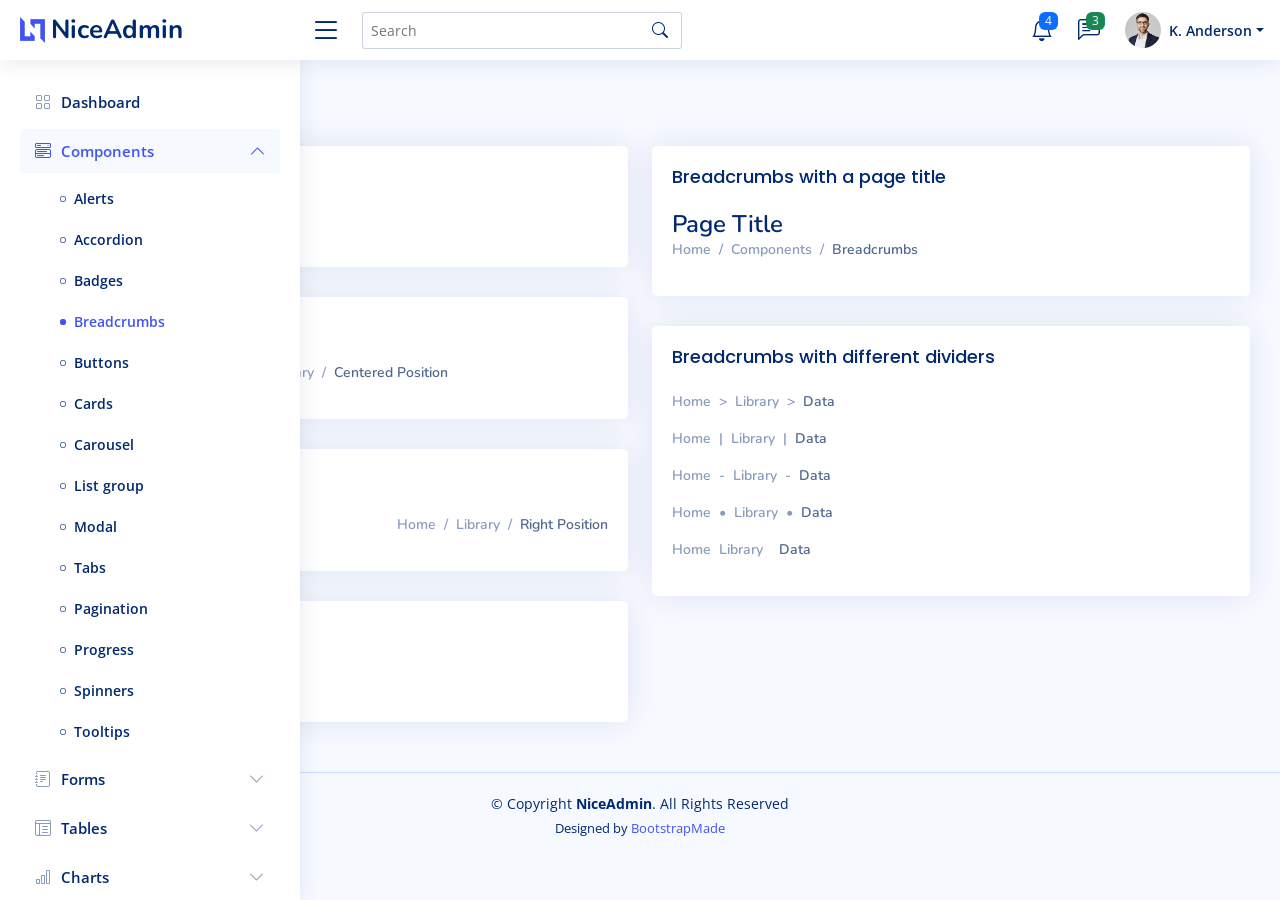
<file: public/asset/NiceAdmin/components-breadcrumbs.html>
<!DOCTYPE html>
<html lang="en">

<head>
  <meta charset="utf-8">
  <meta content="width=device-width, initial-scale=1.0" name="viewport">

  <title>Components / Breadcrumbs - NiceAdmin Bootstrap Template</title>
  <meta content="" name="description">
  <meta content="" name="keywords">

  <!-- Favicons -->
  <link href="assets/img/favicon.png" rel="icon">
  <link href="assets/img/apple-touch-icon.png" rel="apple-touch-icon">

  <!-- Google Fonts -->
  <link href="https://fonts.gstatic.com" rel="preconnect">
  <link href="https://fonts.googleapis.com/css?family=Open+Sans:300,300i,400,400i,600,600i,700,700i|Nunito:300,300i,400,400i,600,600i,700,700i|Poppins:300,300i,400,400i,500,500i,600,600i,700,700i" rel="stylesheet">

  <!-- Vendor CSS Files -->
  <link href="assets/vendor/bootstrap/css/bootstrap.min.css" rel="stylesheet">
  <link href="assets/vendor/bootstrap-icons/bootstrap-icons.css" rel="stylesheet">
  <link href="assets/vendor/boxicons/css/boxicons.min.css" rel="stylesheet">
  <link href="assets/vendor/quill/quill.snow.css" rel="stylesheet">
  <link href="assets/vendor/quill/quill.bubble.css" rel="stylesheet">
  <link href="assets/vendor/remixicon/remixicon.css" rel="stylesheet">
  <link href="assets/vendor/simple-datatables/style.css" rel="stylesheet">

  <!-- Template Main CSS File -->
  <link href="assets/css/style.css" rel="stylesheet">

  <!-- =======================================================
  * Template Name: NiceAdmin
  * Updated: Sep 18 2023 with Bootstrap v5.3.2
  * Template URL: https://bootstrapmade.com/nice-admin-bootstrap-admin-html-template/
  * Author: BootstrapMade.com
  * License: https://bootstrapmade.com/license/
  ======================================================== -->
</head>

<body>

  <!-- ======= Header ======= -->
  <header id="header" class="header fixed-top d-flex align-items-center">

    <div class="d-flex align-items-center justify-content-between">
      <a href="index.html" class="logo d-flex align-items-center">
        <img src="assets/img/logo.png" alt="">
        <span class="d-none d-lg-block">NiceAdmin</span>
      </a>
      <i class="bi bi-list toggle-sidebar-btn"></i>
    </div><!-- End Logo -->

    <div class="search-bar">
      <form class="search-form d-flex align-items-center" method="POST" action="#">
        <input type="text" name="query" placeholder="Search" title="Enter search keyword">
        <button type="submit" title="Search"><i class="bi bi-search"></i></button>
      </form>
    </div><!-- End Search Bar -->

    <nav class="header-nav ms-auto">
      <ul class="d-flex align-items-center">

        <li class="nav-item d-block d-lg-none">
          <a class="nav-link nav-icon search-bar-toggle " href="#">
            <i class="bi bi-search"></i>
          </a>
        </li><!-- End Search Icon-->

        <li class="nav-item dropdown">

          <a class="nav-link nav-icon" href="#" data-bs-toggle="dropdown">
            <i class="bi bi-bell"></i>
            <span class="badge bg-primary badge-number">4</span>
          </a><!-- End Notification Icon -->

          <ul class="dropdown-menu dropdown-menu-end dropdown-menu-arrow notifications">
            <li class="dropdown-header">
              You have 4 new notifications
              <a href="#"><span class="badge rounded-pill bg-primary p-2 ms-2">View all</span></a>
            </li>
            <li>
              <hr class="dropdown-divider">
            </li>

            <li class="notification-item">
              <i class="bi bi-exclamation-circle text-warning"></i>
              <div>
                <h4>Lorem Ipsum</h4>
                <p>Quae dolorem earum veritatis oditseno</p>
                <p>30 min. ago</p>
              </div>
            </li>

            <li>
              <hr class="dropdown-divider">
            </li>

            <li class="notification-item">
              <i class="bi bi-x-circle text-danger"></i>
              <div>
                <h4>Atque rerum nesciunt</h4>
                <p>Quae dolorem earum veritatis oditseno</p>
                <p>1 hr. ago</p>
              </div>
            </li>

            <li>
              <hr class="dropdown-divider">
            </li>

            <li class="notification-item">
              <i class="bi bi-check-circle text-success"></i>
              <div>
                <h4>Sit rerum fuga</h4>
                <p>Quae dolorem earum veritatis oditseno</p>
                <p>2 hrs. ago</p>
              </div>
            </li>

            <li>
              <hr class="dropdown-divider">
            </li>

            <li class="notification-item">
              <i class="bi bi-info-circle text-primary"></i>
              <div>
                <h4>Dicta reprehenderit</h4>
                <p>Quae dolorem earum veritatis oditseno</p>
                <p>4 hrs. ago</p>
              </div>
            </li>

            <li>
              <hr class="dropdown-divider">
            </li>
            <li class="dropdown-footer">
              <a href="#">Show all notifications</a>
            </li>

          </ul><!-- End Notification Dropdown Items -->

        </li><!-- End Notification Nav -->

        <li class="nav-item dropdown">

          <a class="nav-link nav-icon" href="#" data-bs-toggle="dropdown">
            <i class="bi bi-chat-left-text"></i>
            <span class="badge bg-success badge-number">3</span>
          </a><!-- End Messages Icon -->

          <ul class="dropdown-menu dropdown-menu-end dropdown-menu-arrow messages">
            <li class="dropdown-header">
              You have 3 new messages
              <a href="#"><span class="badge rounded-pill bg-primary p-2 ms-2">View all</span></a>
            </li>
            <li>
              <hr class="dropdown-divider">
            </li>

            <li class="message-item">
              <a href="#">
                <img src="assets/img/messages-1.jpg" alt="" class="rounded-circle">
                <div>
                  <h4>Maria Hudson</h4>
                  <p>Velit asperiores et ducimus soluta repudiandae labore officia est ut...</p>
                  <p>4 hrs. ago</p>
                </div>
              </a>
            </li>
            <li>
              <hr class="dropdown-divider">
            </li>

            <li class="message-item">
              <a href="#">
                <img src="assets/img/messages-2.jpg" alt="" class="rounded-circle">
                <div>
                  <h4>Anna Nelson</h4>
                  <p>Velit asperiores et ducimus soluta repudiandae labore officia est ut...</p>
                  <p>6 hrs. ago</p>
                </div>
              </a>
            </li>
            <li>
              <hr class="dropdown-divider">
            </li>

            <li class="message-item">
              <a href="#">
                <img src="assets/img/messages-3.jpg" alt="" class="rounded-circle">
                <div>
                  <h4>David Muldon</h4>
                  <p>Velit asperiores et ducimus soluta repudiandae labore officia est ut...</p>
                  <p>8 hrs. ago</p>
                </div>
              </a>
            </li>
            <li>
              <hr class="dropdown-divider">
            </li>

            <li class="dropdown-footer">
              <a href="#">Show all messages</a>
            </li>

          </ul><!-- End Messages Dropdown Items -->

        </li><!-- End Messages Nav -->

        <li class="nav-item dropdown pe-3">

          <a class="nav-link nav-profile d-flex align-items-center pe-0" href="#" data-bs-toggle="dropdown">
            <img src="assets/img/profile-img.jpg" alt="Profile" class="rounded-circle">
            <span class="d-none d-md-block dropdown-toggle ps-2">K. Anderson</span>
          </a><!-- End Profile Iamge Icon -->

          <ul class="dropdown-menu dropdown-menu-end dropdown-menu-arrow profile">
            <li class="dropdown-header">
              <h6>Kevin Anderson</h6>
              <span>Web Designer</span>
            </li>
            <li>
              <hr class="dropdown-divider">
            </li>

            <li>
              <a class="dropdown-item d-flex align-items-center" href="users-profile.html">
                <i class="bi bi-person"></i>
                <span>My Profile</span>
              </a>
            </li>
            <li>
              <hr class="dropdown-divider">
            </li>

            <li>
              <a class="dropdown-item d-flex align-items-center" href="users-profile.html">
                <i class="bi bi-gear"></i>
                <span>Account Settings</span>
              </a>
            </li>
            <li>
              <hr class="dropdown-divider">
            </li>

            <li>
              <a class="dropdown-item d-flex align-items-center" href="pages-faq.html">
                <i class="bi bi-question-circle"></i>
                <span>Need Help?</span>
              </a>
            </li>
            <li>
              <hr class="dropdown-divider">
            </li>

            <li>
              <a class="dropdown-item d-flex align-items-center" href="#">
                <i class="bi bi-box-arrow-right"></i>
                <span>Sign Out</span>
              </a>
            </li>

          </ul><!-- End Profile Dropdown Items -->
        </li><!-- End Profile Nav -->

      </ul>
    </nav><!-- End Icons Navigation -->

  </header><!-- End Header -->

  <!-- ======= Sidebar ======= -->
  <aside id="sidebar" class="sidebar">

    <ul class="sidebar-nav" id="sidebar-nav">

      <li class="nav-item">
        <a class="nav-link collapsed" href="index.html">
          <i class="bi bi-grid"></i>
          <span>Dashboard</span>
        </a>
      </li><!-- End Dashboard Nav -->

      <li class="nav-item">
        <a class="nav-link " data-bs-target="#components-nav" data-bs-toggle="collapse" href="#">
          <i class="bi bi-menu-button-wide"></i><span>Components</span><i class="bi bi-chevron-down ms-auto"></i>
        </a>
        <ul id="components-nav" class="nav-content collapse show" data-bs-parent="#sidebar-nav">
          <li>
            <a href="components-alerts.html">
              <i class="bi bi-circle"></i><span>Alerts</span>
            </a>
          </li>
          <li>
            <a href="components-accordion.html">
              <i class="bi bi-circle"></i><span>Accordion</span>
            </a>
          </li>
          <li>
            <a href="components-badges.html">
              <i class="bi bi-circle"></i><span>Badges</span>
            </a>
          </li>
          <li>
            <a href="components-breadcrumbs.html" class="active">
              <i class="bi bi-circle"></i><span>Breadcrumbs</span>
            </a>
          </li>
          <li>
            <a href="components-buttons.html">
              <i class="bi bi-circle"></i><span>Buttons</span>
            </a>
          </li>
          <li>
            <a href="components-cards.html">
              <i class="bi bi-circle"></i><span>Cards</span>
            </a>
          </li>
          <li>
            <a href="components-carousel.html">
              <i class="bi bi-circle"></i><span>Carousel</span>
            </a>
          </li>
          <li>
            <a href="components-list-group.html">
              <i class="bi bi-circle"></i><span>List group</span>
            </a>
          </li>
          <li>
            <a href="components-modal.html">
              <i class="bi bi-circle"></i><span>Modal</span>
            </a>
          </li>
          <li>
            <a href="components-tabs.html">
              <i class="bi bi-circle"></i><span>Tabs</span>
            </a>
          </li>
          <li>
            <a href="components-pagination.html">
              <i class="bi bi-circle"></i><span>Pagination</span>
            </a>
          </li>
          <li>
            <a href="components-progress.html">
              <i class="bi bi-circle"></i><span>Progress</span>
            </a>
          </li>
          <li>
            <a href="components-spinners.html">
              <i class="bi bi-circle"></i><span>Spinners</span>
            </a>
          </li>
          <li>
            <a href="components-tooltips.html">
              <i class="bi bi-circle"></i><span>Tooltips</span>
            </a>
          </li>
        </ul>
      </li><!-- End Components Nav -->

      <li class="nav-item">
        <a class="nav-link collapsed" data-bs-target="#forms-nav" data-bs-toggle="collapse" href="#">
          <i class="bi bi-journal-text"></i><span>Forms</span><i class="bi bi-chevron-down ms-auto"></i>
        </a>
        <ul id="forms-nav" class="nav-content collapse " data-bs-parent="#sidebar-nav">
          <li>
            <a href="forms-elements.html">
              <i class="bi bi-circle"></i><span>Form Elements</span>
            </a>
          </li>
          <li>
            <a href="forms-layouts.html">
              <i class="bi bi-circle"></i><span>Form Layouts</span>
            </a>
          </li>
          <li>
            <a href="forms-editors.html">
              <i class="bi bi-circle"></i><span>Form Editors</span>
            </a>
          </li>
          <li>
            <a href="forms-validation.html">
              <i class="bi bi-circle"></i><span>Form Validation</span>
            </a>
          </li>
        </ul>
      </li><!-- End Forms Nav -->

      <li class="nav-item">
        <a class="nav-link collapsed" data-bs-target="#tables-nav" data-bs-toggle="collapse" href="#">
          <i class="bi bi-layout-text-window-reverse"></i><span>Tables</span><i class="bi bi-chevron-down ms-auto"></i>
        </a>
        <ul id="tables-nav" class="nav-content collapse " data-bs-parent="#sidebar-nav">
          <li>
            <a href="tables-general.html">
              <i class="bi bi-circle"></i><span>General Tables</span>
            </a>
          </li>
          <li>
            <a href="tables-data.html">
              <i class="bi bi-circle"></i><span>Data Tables</span>
            </a>
          </li>
        </ul>
      </li><!-- End Tables Nav -->

      <li class="nav-item">
        <a class="nav-link collapsed" data-bs-target="#charts-nav" data-bs-toggle="collapse" href="#">
          <i class="bi bi-bar-chart"></i><span>Charts</span><i class="bi bi-chevron-down ms-auto"></i>
        </a>
        <ul id="charts-nav" class="nav-content collapse " data-bs-parent="#sidebar-nav">
          <li>
            <a href="charts-chartjs.html">
              <i class="bi bi-circle"></i><span>Chart.js</span>
            </a>
          </li>
          <li>
            <a href="charts-apexcharts.html">
              <i class="bi bi-circle"></i><span>ApexCharts</span>
            </a>
          </li>
          <li>
            <a href="charts-echarts.html">
              <i class="bi bi-circle"></i><span>ECharts</span>
            </a>
          </li>
        </ul>
      </li><!-- End Charts Nav -->

      <li class="nav-item">
        <a class="nav-link collapsed" data-bs-target="#icons-nav" data-bs-toggle="collapse" href="#">
          <i class="bi bi-gem"></i><span>Icons</span><i class="bi bi-chevron-down ms-auto"></i>
        </a>
        <ul id="icons-nav" class="nav-content collapse " data-bs-parent="#sidebar-nav">
          <li>
            <a href="icons-bootstrap.html">
              <i class="bi bi-circle"></i><span>Bootstrap Icons</span>
            </a>
          </li>
          <li>
            <a href="icons-remix.html">
              <i class="bi bi-circle"></i><span>Remix Icons</span>
            </a>
          </li>
          <li>
            <a href="icons-boxicons.html">
              <i class="bi bi-circle"></i><span>Boxicons</span>
            </a>
          </li>
        </ul>
      </li><!-- End Icons Nav -->

      <li class="nav-heading">Pages</li>

      <li class="nav-item">
        <a class="nav-link collapsed" href="users-profile.html">
          <i class="bi bi-person"></i>
          <span>Profile</span>
        </a>
      </li><!-- End Profile Page Nav -->

      <li class="nav-item">
        <a class="nav-link collapsed" href="pages-faq.html">
          <i class="bi bi-question-circle"></i>
          <span>F.A.Q</span>
        </a>
      </li><!-- End F.A.Q Page Nav -->

      <li class="nav-item">
        <a class="nav-link collapsed" href="pages-contact.html">
          <i class="bi bi-envelope"></i>
          <span>Contact</span>
        </a>
      </li><!-- End Contact Page Nav -->

      <li class="nav-item">
        <a class="nav-link collapsed" href="pages-register.html">
          <i class="bi bi-card-list"></i>
          <span>Register</span>
        </a>
      </li><!-- End Register Page Nav -->

      <li class="nav-item">
        <a class="nav-link collapsed" href="pages-login.html">
          <i class="bi bi-box-arrow-in-right"></i>
          <span>Login</span>
        </a>
      </li><!-- End Login Page Nav -->

      <li class="nav-item">
        <a class="nav-link collapsed" href="pages-error-404.html">
          <i class="bi bi-dash-circle"></i>
          <span>Error 404</span>
        </a>
      </li><!-- End Error 404 Page Nav -->

      <li class="nav-item">
        <a class="nav-link collapsed" href="pages-blank.html">
          <i class="bi bi-file-earmark"></i>
          <span>Blank</span>
        </a>
      </li><!-- End Blank Page Nav -->

    </ul>

  </aside><!-- End Sidebar-->

  <main id="main" class="main">

    <div class="pagetitle">
      <h1>Breadcrumbs</h1>
      <nav>
        <ol class="breadcrumb">
          <li class="breadcrumb-item"><a href="index.html">Home</a></li>
          <li class="breadcrumb-item">Components</li>
          <li class="breadcrumb-item active">Breadcrumbs</li>
        </ol>
      </nav>
    </div><!-- End Page Title -->

    <section class="section">
      <div class="row">
        <div class="col-lg-6">

          <div class="card">
            <div class="card-body">
              <h5 class="card-title">Default Breadcrumbs</h5>

              <nav>
                <ol class="breadcrumb">
                  <li class="breadcrumb-item"><a href="index.html">Home</a></li>
                  <li class="breadcrumb-item"><a href="#">Library</a></li>
                  <li class="breadcrumb-item active">Default</li>
                </ol>
              </nav>
            </div>
          </div>

          <div class="card">
            <div class="card-body">
              <h5 class="card-title">Centered</h5>

              <nav class="d-flex justify-content-center">
                <ol class="breadcrumb">
                  <li class="breadcrumb-item"><a href="index.html">Home</a></li>
                  <li class="breadcrumb-item"><a href="#">Library</a></li>
                  <li class="breadcrumb-item active">Centered Position</li>
                </ol>
              </nav>
            </div>
          </div>

          <div class="card">
            <div class="card-body">
              <h5 class="card-title">Right Positioned</h5>

              <nav class="d-flex justify-content-end">
                <ol class="breadcrumb">
                  <li class="breadcrumb-item"><a href="index.html">Home</a></li>
                  <li class="breadcrumb-item"><a href="#">Library</a></li>
                  <li class="breadcrumb-item active">Right Position</li>
                </ol>
              </nav>
            </div>
          </div>

          <div class="card">
            <div class="card-body">
              <h5 class="card-title">With Home Icon</h5>

              <nav>
                <ol class="breadcrumb">
                  <li class="breadcrumb-item"><a href="index.html"><i class="bi bi-house-door"></i></a></li>
                  <li class="breadcrumb-item"><a href="#">Library</a></li>
                  <li class="breadcrumb-item active">Default</li>
                </ol>
              </nav>
            </div>
          </div>

        </div>

        <div class="col-lg-6">

          <div class="card">
            <div class="card-body">
              <h5 class="card-title">Breadcrumbs with a page title</h5>

              <div class="pagetitle">
                <h1>Page Title</h1>
                <nav>
                  <ol class="breadcrumb">
                    <li class="breadcrumb-item"><a href="index.html">Home</a></li>
                    <li class="breadcrumb-item">Components</li>
                    <li class="breadcrumb-item active">Breadcrumbs</li>
                  </ol>
                </nav>
              </div><!-- End Breadcrumbs with a page title -->

            </div>
          </div>

          <div class="card">
            <div class="card-body">
              <h5 class="card-title">Breadcrumbs with different dividers</h5>

              <nav style="--bs-breadcrumb-divider: '>';">
                <ol class="breadcrumb">
                  <li class="breadcrumb-item"><a href="index.html">Home</a></li>
                  <li class="breadcrumb-item"><a href="#">Library</a></li>
                  <li class="breadcrumb-item active">Data</li>
                </ol>
              </nav>

              <nav style="--bs-breadcrumb-divider: '|';">
                <ol class="breadcrumb">
                  <li class="breadcrumb-item"><a href="index.html">Home</a></li>
                  <li class="breadcrumb-item"><a href="#">Library</a></li>
                  <li class="breadcrumb-item active">Data</li>
                </ol>
              </nav>

              <nav style="--bs-breadcrumb-divider: '-';">
                <ol class="breadcrumb">
                  <li class="breadcrumb-item"><a href="index.html">Home</a></li>
                  <li class="breadcrumb-item"><a href="#">Library</a></li>
                  <li class="breadcrumb-item active">Data</li>
                </ol>
              </nav>

              <nav style="--bs-breadcrumb-divider: '•';">
                <ol class="breadcrumb">
                  <li class="breadcrumb-item"><a href="index.html">Home</a></li>
                  <li class="breadcrumb-item"><a href="#">Library</a></li>
                  <li class="breadcrumb-item active">Data</li>
                </ol>
              </nav>

              <nav style="--bs-breadcrumb-divider: '';">
                <ol class="breadcrumb">
                  <li class="breadcrumb-item"><a href="index.html">Home</a></li>
                  <li class="breadcrumb-item"><a href="#">Library</a></li>
                  <li class="breadcrumb-item active">Data</li>
                </ol>
              </nav>

            </div>
          </div>

        </div>
      </div>
    </section>

  </main><!-- End #main -->

  <!-- ======= Footer ======= -->
  <footer id="footer" class="footer">
    <div class="copyright">
      &copy; Copyright <strong><span>NiceAdmin</span></strong>. All Rights Reserved
    </div>
    <div class="credits">
      <!-- All the links in the footer should remain intact. -->
      <!-- You can delete the links only if you purchased the pro version. -->
      <!-- Licensing information: https://bootstrapmade.com/license/ -->
      <!-- Purchase the pro version with working PHP/AJAX contact form: https://bootstrapmade.com/nice-admin-bootstrap-admin-html-template/ -->
      Designed by <a href="https://bootstrapmade.com/">BootstrapMade</a>
    </div>
  </footer><!-- End Footer -->

  <a href="#" class="back-to-top d-flex align-items-center justify-content-center"><i class="bi bi-arrow-up-short"></i></a>

  <!-- Vendor JS Files -->
  <script src="assets/vendor/apexcharts/apexcharts.min.js"></script>
  <script src="assets/vendor/bootstrap/js/bootstrap.bundle.min.js"></script>
  <script src="assets/vendor/chart.js/chart.umd.js"></script>
  <script src="assets/vendor/echarts/echarts.min.js"></script>
  <script src="assets/vendor/quill/quill.min.js"></script>
  <script src="assets/vendor/simple-datatables/simple-datatables.js"></script>
  <script src="assets/vendor/tinymce/tinymce.min.js"></script>
  <script src="assets/vendor/php-email-form/validate.js"></script>

  <!-- Template Main JS File -->
  <script src="assets/js/main.js"></script>

</body>

</html>
</file>
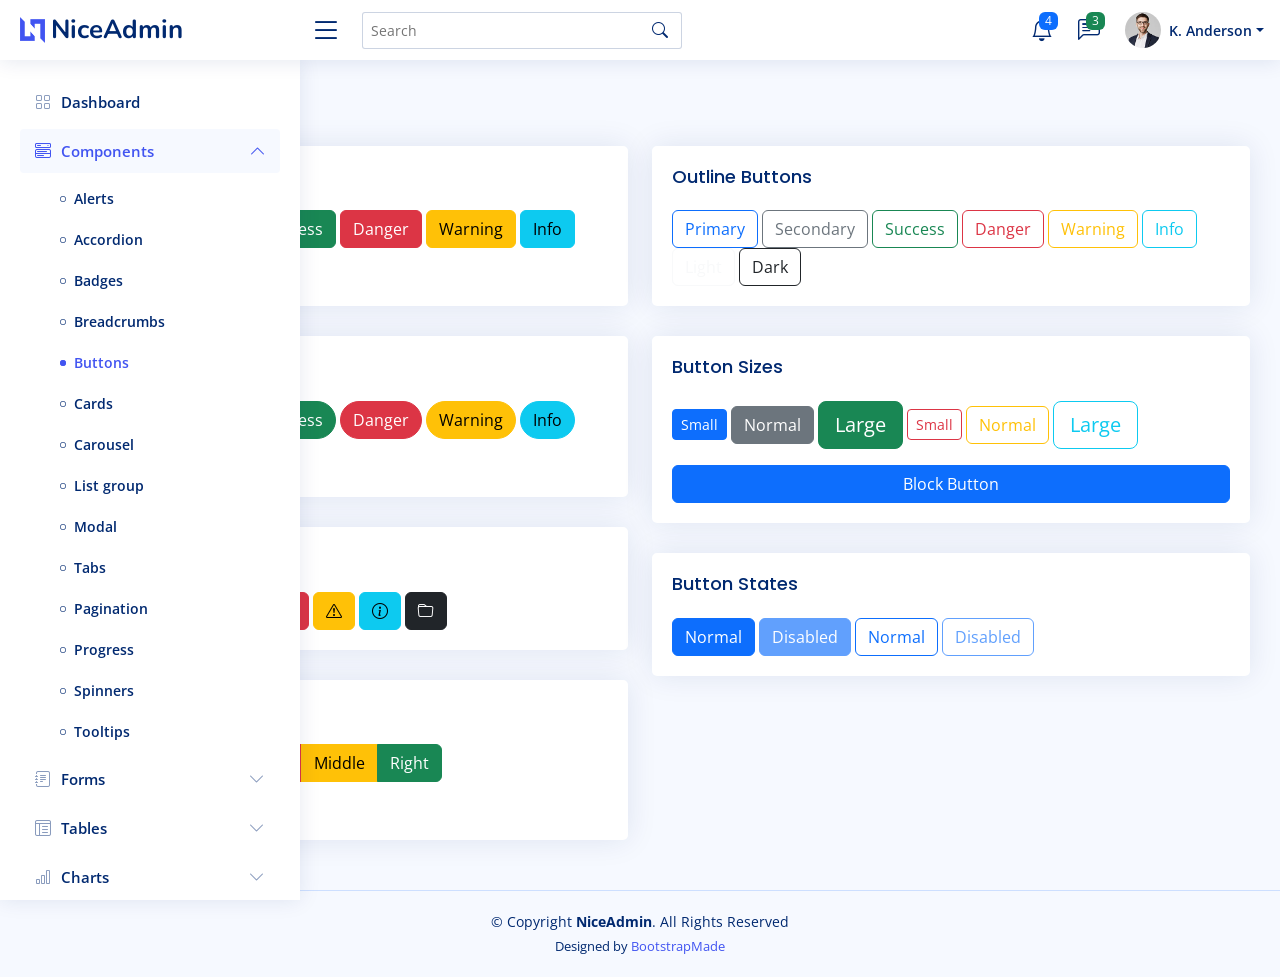
<file: public/asset/NiceAdmin/components-buttons.html>
<!DOCTYPE html>
<html lang="en">

<head>
  <meta charset="utf-8">
  <meta content="width=device-width, initial-scale=1.0" name="viewport">

  <title>Components / Buttons - NiceAdmin Bootstrap Template</title>
  <meta content="" name="description">
  <meta content="" name="keywords">

  <!-- Favicons -->
  <link href="assets/img/favicon.png" rel="icon">
  <link href="assets/img/apple-touch-icon.png" rel="apple-touch-icon">

  <!-- Google Fonts -->
  <link href="https://fonts.gstatic.com" rel="preconnect">
  <link href="https://fonts.googleapis.com/css?family=Open+Sans:300,300i,400,400i,600,600i,700,700i|Nunito:300,300i,400,400i,600,600i,700,700i|Poppins:300,300i,400,400i,500,500i,600,600i,700,700i" rel="stylesheet">

  <!-- Vendor CSS Files -->
  <link href="assets/vendor/bootstrap/css/bootstrap.min.css" rel="stylesheet">
  <link href="assets/vendor/bootstrap-icons/bootstrap-icons.css" rel="stylesheet">
  <link href="assets/vendor/boxicons/css/boxicons.min.css" rel="stylesheet">
  <link href="assets/vendor/quill/quill.snow.css" rel="stylesheet">
  <link href="assets/vendor/quill/quill.bubble.css" rel="stylesheet">
  <link href="assets/vendor/remixicon/remixicon.css" rel="stylesheet">
  <link href="assets/vendor/simple-datatables/style.css" rel="stylesheet">

  <!-- Template Main CSS File -->
  <link href="assets/css/style.css" rel="stylesheet">

  <!-- =======================================================
  * Template Name: NiceAdmin
  * Updated: Sep 18 2023 with Bootstrap v5.3.2
  * Template URL: https://bootstrapmade.com/nice-admin-bootstrap-admin-html-template/
  * Author: BootstrapMade.com
  * License: https://bootstrapmade.com/license/
  ======================================================== -->
</head>

<body>

  <!-- ======= Header ======= -->
  <header id="header" class="header fixed-top d-flex align-items-center">

    <div class="d-flex align-items-center justify-content-between">
      <a href="index.html" class="logo d-flex align-items-center">
        <img src="assets/img/logo.png" alt="">
        <span class="d-none d-lg-block">NiceAdmin</span>
      </a>
      <i class="bi bi-list toggle-sidebar-btn"></i>
    </div><!-- End Logo -->

    <div class="search-bar">
      <form class="search-form d-flex align-items-center" method="POST" action="#">
        <input type="text" name="query" placeholder="Search" title="Enter search keyword">
        <button type="submit" title="Search"><i class="bi bi-search"></i></button>
      </form>
    </div><!-- End Search Bar -->

    <nav class="header-nav ms-auto">
      <ul class="d-flex align-items-center">

        <li class="nav-item d-block d-lg-none">
          <a class="nav-link nav-icon search-bar-toggle " href="#">
            <i class="bi bi-search"></i>
          </a>
        </li><!-- End Search Icon-->

        <li class="nav-item dropdown">

          <a class="nav-link nav-icon" href="#" data-bs-toggle="dropdown">
            <i class="bi bi-bell"></i>
            <span class="badge bg-primary badge-number">4</span>
          </a><!-- End Notification Icon -->

          <ul class="dropdown-menu dropdown-menu-end dropdown-menu-arrow notifications">
            <li class="dropdown-header">
              You have 4 new notifications
              <a href="#"><span class="badge rounded-pill bg-primary p-2 ms-2">View all</span></a>
            </li>
            <li>
              <hr class="dropdown-divider">
            </li>

            <li class="notification-item">
              <i class="bi bi-exclamation-circle text-warning"></i>
              <div>
                <h4>Lorem Ipsum</h4>
                <p>Quae dolorem earum veritatis oditseno</p>
                <p>30 min. ago</p>
              </div>
            </li>

            <li>
              <hr class="dropdown-divider">
            </li>

            <li class="notification-item">
              <i class="bi bi-x-circle text-danger"></i>
              <div>
                <h4>Atque rerum nesciunt</h4>
                <p>Quae dolorem earum veritatis oditseno</p>
                <p>1 hr. ago</p>
              </div>
            </li>

            <li>
              <hr class="dropdown-divider">
            </li>

            <li class="notification-item">
              <i class="bi bi-check-circle text-success"></i>
              <div>
                <h4>Sit rerum fuga</h4>
                <p>Quae dolorem earum veritatis oditseno</p>
                <p>2 hrs. ago</p>
              </div>
            </li>

            <li>
              <hr class="dropdown-divider">
            </li>

            <li class="notification-item">
              <i class="bi bi-info-circle text-primary"></i>
              <div>
                <h4>Dicta reprehenderit</h4>
                <p>Quae dolorem earum veritatis oditseno</p>
                <p>4 hrs. ago</p>
              </div>
            </li>

            <li>
              <hr class="dropdown-divider">
            </li>
            <li class="dropdown-footer">
              <a href="#">Show all notifications</a>
            </li>

          </ul><!-- End Notification Dropdown Items -->

        </li><!-- End Notification Nav -->

        <li class="nav-item dropdown">

          <a class="nav-link nav-icon" href="#" data-bs-toggle="dropdown">
            <i class="bi bi-chat-left-text"></i>
            <span class="badge bg-success badge-number">3</span>
          </a><!-- End Messages Icon -->

          <ul class="dropdown-menu dropdown-menu-end dropdown-menu-arrow messages">
            <li class="dropdown-header">
              You have 3 new messages
              <a href="#"><span class="badge rounded-pill bg-primary p-2 ms-2">View all</span></a>
            </li>
            <li>
              <hr class="dropdown-divider">
            </li>

            <li class="message-item">
              <a href="#">
                <img src="assets/img/messages-1.jpg" alt="" class="rounded-circle">
                <div>
                  <h4>Maria Hudson</h4>
                  <p>Velit asperiores et ducimus soluta repudiandae labore officia est ut...</p>
                  <p>4 hrs. ago</p>
                </div>
              </a>
            </li>
            <li>
              <hr class="dropdown-divider">
            </li>

            <li class="message-item">
              <a href="#">
                <img src="assets/img/messages-2.jpg" alt="" class="rounded-circle">
                <div>
                  <h4>Anna Nelson</h4>
                  <p>Velit asperiores et ducimus soluta repudiandae labore officia est ut...</p>
                  <p>6 hrs. ago</p>
                </div>
              </a>
            </li>
            <li>
              <hr class="dropdown-divider">
            </li>

            <li class="message-item">
              <a href="#">
                <img src="assets/img/messages-3.jpg" alt="" class="rounded-circle">
                <div>
                  <h4>David Muldon</h4>
                  <p>Velit asperiores et ducimus soluta repudiandae labore officia est ut...</p>
                  <p>8 hrs. ago</p>
                </div>
              </a>
            </li>
            <li>
              <hr class="dropdown-divider">
            </li>

            <li class="dropdown-footer">
              <a href="#">Show all messages</a>
            </li>

          </ul><!-- End Messages Dropdown Items -->

        </li><!-- End Messages Nav -->

        <li class="nav-item dropdown pe-3">

          <a class="nav-link nav-profile d-flex align-items-center pe-0" href="#" data-bs-toggle="dropdown">
            <img src="assets/img/profile-img.jpg" alt="Profile" class="rounded-circle">
            <span class="d-none d-md-block dropdown-toggle ps-2">K. Anderson</span>
          </a><!-- End Profile Iamge Icon -->

          <ul class="dropdown-menu dropdown-menu-end dropdown-menu-arrow profile">
            <li class="dropdown-header">
              <h6>Kevin Anderson</h6>
              <span>Web Designer</span>
            </li>
            <li>
              <hr class="dropdown-divider">
            </li>

            <li>
              <a class="dropdown-item d-flex align-items-center" href="users-profile.html">
                <i class="bi bi-person"></i>
                <span>My Profile</span>
              </a>
            </li>
            <li>
              <hr class="dropdown-divider">
            </li>

            <li>
              <a class="dropdown-item d-flex align-items-center" href="users-profile.html">
                <i class="bi bi-gear"></i>
                <span>Account Settings</span>
              </a>
            </li>
            <li>
              <hr class="dropdown-divider">
            </li>

            <li>
              <a class="dropdown-item d-flex align-items-center" href="pages-faq.html">
                <i class="bi bi-question-circle"></i>
                <span>Need Help?</span>
              </a>
            </li>
            <li>
              <hr class="dropdown-divider">
            </li>

            <li>
              <a class="dropdown-item d-flex align-items-center" href="#">
                <i class="bi bi-box-arrow-right"></i>
                <span>Sign Out</span>
              </a>
            </li>

          </ul><!-- End Profile Dropdown Items -->
        </li><!-- End Profile Nav -->

      </ul>
    </nav><!-- End Icons Navigation -->

  </header><!-- End Header -->

  <!-- ======= Sidebar ======= -->
  <aside id="sidebar" class="sidebar">

    <ul class="sidebar-nav" id="sidebar-nav">

      <li class="nav-item">
        <a class="nav-link collapsed" href="index.html">
          <i class="bi bi-grid"></i>
          <span>Dashboard</span>
        </a>
      </li><!-- End Dashboard Nav -->

      <li class="nav-item">
        <a class="nav-link " data-bs-target="#components-nav" data-bs-toggle="collapse" href="#">
          <i class="bi bi-menu-button-wide"></i><span>Components</span><i class="bi bi-chevron-down ms-auto"></i>
        </a>
        <ul id="components-nav" class="nav-content collapse show" data-bs-parent="#sidebar-nav">
          <li>
            <a href="components-alerts.html">
              <i class="bi bi-circle"></i><span>Alerts</span>
            </a>
          </li>
          <li>
            <a href="components-accordion.html">
              <i class="bi bi-circle"></i><span>Accordion</span>
            </a>
          </li>
          <li>
            <a href="components-badges.html">
              <i class="bi bi-circle"></i><span>Badges</span>
            </a>
          </li>
          <li>
            <a href="components-breadcrumbs.html">
              <i class="bi bi-circle"></i><span>Breadcrumbs</span>
            </a>
          </li>
          <li>
            <a href="components-buttons.html" class="active">
              <i class="bi bi-circle"></i><span>Buttons</span>
            </a>
          </li>
          <li>
            <a href="components-cards.html">
              <i class="bi bi-circle"></i><span>Cards</span>
            </a>
          </li>
          <li>
            <a href="components-carousel.html">
              <i class="bi bi-circle"></i><span>Carousel</span>
            </a>
          </li>
          <li>
            <a href="components-list-group.html">
              <i class="bi bi-circle"></i><span>List group</span>
            </a>
          </li>
          <li>
            <a href="components-modal.html">
              <i class="bi bi-circle"></i><span>Modal</span>
            </a>
          </li>
          <li>
            <a href="components-tabs.html">
              <i class="bi bi-circle"></i><span>Tabs</span>
            </a>
          </li>
          <li>
            <a href="components-pagination.html">
              <i class="bi bi-circle"></i><span>Pagination</span>
            </a>
          </li>
          <li>
            <a href="components-progress.html">
              <i class="bi bi-circle"></i><span>Progress</span>
            </a>
          </li>
          <li>
            <a href="components-spinners.html">
              <i class="bi bi-circle"></i><span>Spinners</span>
            </a>
          </li>
          <li>
            <a href="components-tooltips.html">
              <i class="bi bi-circle"></i><span>Tooltips</span>
            </a>
          </li>
        </ul>
      </li><!-- End Components Nav -->

      <li class="nav-item">
        <a class="nav-link collapsed" data-bs-target="#forms-nav" data-bs-toggle="collapse" href="#">
          <i class="bi bi-journal-text"></i><span>Forms</span><i class="bi bi-chevron-down ms-auto"></i>
        </a>
        <ul id="forms-nav" class="nav-content collapse " data-bs-parent="#sidebar-nav">
          <li>
            <a href="forms-elements.html">
              <i class="bi bi-circle"></i><span>Form Elements</span>
            </a>
          </li>
          <li>
            <a href="forms-layouts.html">
              <i class="bi bi-circle"></i><span>Form Layouts</span>
            </a>
          </li>
          <li>
            <a href="forms-editors.html">
              <i class="bi bi-circle"></i><span>Form Editors</span>
            </a>
          </li>
          <li>
            <a href="forms-validation.html">
              <i class="bi bi-circle"></i><span>Form Validation</span>
            </a>
          </li>
        </ul>
      </li><!-- End Forms Nav -->

      <li class="nav-item">
        <a class="nav-link collapsed" data-bs-target="#tables-nav" data-bs-toggle="collapse" href="#">
          <i class="bi bi-layout-text-window-reverse"></i><span>Tables</span><i class="bi bi-chevron-down ms-auto"></i>
        </a>
        <ul id="tables-nav" class="nav-content collapse " data-bs-parent="#sidebar-nav">
          <li>
            <a href="tables-general.html">
              <i class="bi bi-circle"></i><span>General Tables</span>
            </a>
          </li>
          <li>
            <a href="tables-data.html">
              <i class="bi bi-circle"></i><span>Data Tables</span>
            </a>
          </li>
        </ul>
      </li><!-- End Tables Nav -->

      <li class="nav-item">
        <a class="nav-link collapsed" data-bs-target="#charts-nav" data-bs-toggle="collapse" href="#">
          <i class="bi bi-bar-chart"></i><span>Charts</span><i class="bi bi-chevron-down ms-auto"></i>
        </a>
        <ul id="charts-nav" class="nav-content collapse " data-bs-parent="#sidebar-nav">
          <li>
            <a href="charts-chartjs.html">
              <i class="bi bi-circle"></i><span>Chart.js</span>
            </a>
          </li>
          <li>
            <a href="charts-apexcharts.html">
              <i class="bi bi-circle"></i><span>ApexCharts</span>
            </a>
          </li>
          <li>
            <a href="charts-echarts.html">
              <i class="bi bi-circle"></i><span>ECharts</span>
            </a>
          </li>
        </ul>
      </li><!-- End Charts Nav -->

      <li class="nav-item">
        <a class="nav-link collapsed" data-bs-target="#icons-nav" data-bs-toggle="collapse" href="#">
          <i class="bi bi-gem"></i><span>Icons</span><i class="bi bi-chevron-down ms-auto"></i>
        </a>
        <ul id="icons-nav" class="nav-content collapse " data-bs-parent="#sidebar-nav">
          <li>
            <a href="icons-bootstrap.html">
              <i class="bi bi-circle"></i><span>Bootstrap Icons</span>
            </a>
          </li>
          <li>
            <a href="icons-remix.html">
              <i class="bi bi-circle"></i><span>Remix Icons</span>
            </a>
          </li>
          <li>
            <a href="icons-boxicons.html">
              <i class="bi bi-circle"></i><span>Boxicons</span>
            </a>
          </li>
        </ul>
      </li><!-- End Icons Nav -->

      <li class="nav-heading">Pages</li>

      <li class="nav-item">
        <a class="nav-link collapsed" href="users-profile.html">
          <i class="bi bi-person"></i>
          <span>Profile</span>
        </a>
      </li><!-- End Profile Page Nav -->

      <li class="nav-item">
        <a class="nav-link collapsed" href="pages-faq.html">
          <i class="bi bi-question-circle"></i>
          <span>F.A.Q</span>
        </a>
      </li><!-- End F.A.Q Page Nav -->

      <li class="nav-item">
        <a class="nav-link collapsed" href="pages-contact.html">
          <i class="bi bi-envelope"></i>
          <span>Contact</span>
        </a>
      </li><!-- End Contact Page Nav -->

      <li class="nav-item">
        <a class="nav-link collapsed" href="pages-register.html">
          <i class="bi bi-card-list"></i>
          <span>Register</span>
        </a>
      </li><!-- End Register Page Nav -->

      <li class="nav-item">
        <a class="nav-link collapsed" href="pages-login.html">
          <i class="bi bi-box-arrow-in-right"></i>
          <span>Login</span>
        </a>
      </li><!-- End Login Page Nav -->

      <li class="nav-item">
        <a class="nav-link collapsed" href="pages-error-404.html">
          <i class="bi bi-dash-circle"></i>
          <span>Error 404</span>
        </a>
      </li><!-- End Error 404 Page Nav -->

      <li class="nav-item">
        <a class="nav-link collapsed" href="pages-blank.html">
          <i class="bi bi-file-earmark"></i>
          <span>Blank</span>
        </a>
      </li><!-- End Blank Page Nav -->

    </ul>

  </aside><!-- End Sidebar-->

  <main id="main" class="main">

    <div class="pagetitle">
      <h1>Buttons</h1>
      <nav>
        <ol class="breadcrumb">
          <li class="breadcrumb-item"><a href="index.html">Home</a></li>
          <li class="breadcrumb-item">Components</li>
          <li class="breadcrumb-item active">Buttons</li>
        </ol>
      </nav>
    </div><!-- End Page Title -->

    <section class="section">
      <div class="row">
        <div class="col-lg-6">

          <div class="card">
            <div class="card-body">
              <h5 class="card-title">Default Buttons</h5>

              <button type="button" class="btn btn-primary">Primary</button>
              <button type="button" class="btn btn-secondary">Secondary</button>
              <button type="button" class="btn btn-success">Success</button>
              <button type="button" class="btn btn-danger">Danger</button>
              <button type="button" class="btn btn-warning">Warning</button>
              <button type="button" class="btn btn-info">Info</button>
              <button type="button" class="btn btn-light">Light</button>
              <button type="button" class="btn btn-dark">Dark</button>
              <button type="button" class="btn btn-link">Link</button>
            </div>
          </div>

          <div class="card">
            <div class="card-body">
              <h5 class="card-title">Rounded Buttons</h5>

              <button type="button" class="btn btn-primary rounded-pill">Primary</button>
              <button type="button" class="btn btn-secondary rounded-pill">Secondary</button>
              <button type="button" class="btn btn-success rounded-pill">Success</button>
              <button type="button" class="btn btn-danger rounded-pill">Danger</button>
              <button type="button" class="btn btn-warning rounded-pill">Warning</button>
              <button type="button" class="btn btn-info rounded-pill">Info</button>
              <button type="button" class="btn btn-light rounded-pill">Light</button>
              <button type="button" class="btn btn-dark rounded-pill">Dark</button>
            </div>
          </div>

          <div class="card">
            <div class="card-body">
              <h5 class="card-title">Icon Buttons</h5>

              <button type="button" class="btn btn-primary"><i class="bi bi-star me-1"></i> With Text</button>
              <button type="button" class="btn btn-secondary"><i class="bi bi-collection"></i></button>
              <button type="button" class="btn btn-success"><i class="bi bi-check-circle"></i></button>
              <button type="button" class="btn btn-danger"><i class="bi bi-exclamation-octagon"></i></button>
              <button type="button" class="btn btn-warning"><i class="bi bi-exclamation-triangle"></i></button>
              <button type="button" class="btn btn-info"><i class="bi bi-info-circle"></i></button>
              <button type="button" class="btn btn-dark"><i class="bi bi-folder"></i></button>
            </div>
          </div>

          <div class="card">
            <div class="card-body">
              <h5 class="card-title">Button Groups</h5>

              <div class="btn-group" role="group" aria-label="Basic example">
                <button type="button" class="btn btn-primary">Left</button>
                <button type="button" class="btn btn-primary">Middle</button>
                <button type="button" class="btn btn-primary">Right</button>
              </div>

              <div class="btn-group" role="group" aria-label="Basic mixed styles example">
                <button type="button" class="btn btn-danger">Left</button>
                <button type="button" class="btn btn-warning">Middle</button>
                <button type="button" class="btn btn-success">Right</button>
              </div>

              <div class="btn-group" role="group" aria-label="Basic outlined example">
                <button type="button" class="btn btn-outline-primary">Left</button>
                <button type="button" class="btn btn-outline-primary">Middle</button>
                <button type="button" class="btn btn-outline-primary">Right</button>
              </div>

            </div>
          </div>

        </div>

        <div class="col-lg-6">

          <div class="card">
            <div class="card-body">
              <h5 class="card-title">Outline Buttons</h5>

              <button type="button" class="btn btn-outline-primary">Primary</button>
              <button type="button" class="btn btn-outline-secondary">Secondary</button>
              <button type="button" class="btn btn-outline-success">Success</button>
              <button type="button" class="btn btn-outline-danger">Danger</button>
              <button type="button" class="btn btn-outline-warning">Warning</button>
              <button type="button" class="btn btn-outline-info">Info</button>
              <button type="button" class="btn btn-outline-light">Light</button>
              <button type="button" class="btn btn-outline-dark">Dark</button>
            </div>
          </div>

          <div class="card">
            <div class="card-body">
              <h5 class="card-title">Button Sizes</h5>

              <button type="button" class="btn btn-primary btn-sm">Small</button>
              <button type="button" class="btn btn-secondary">Normal</button>
              <button type="button" class="btn btn-success btn-lg">Large</button>

              <button type="button" class="btn btn-outline-danger btn-sm">Small</button>
              <button type="button" class="btn btn-outline-warning">Normal</button>
              <button type="button" class="btn btn-outline-info btn-lg">Large</button>

              <div class="d-grid gap-2 mt-3">
                <button class="btn btn-primary" type="button">Block Button</button>
              </div>

            </div>
          </div>

          <div class="card">
            <div class="card-body">
              <h5 class="card-title">Button States</h5>

              <button type="button" class="btn btn-primary">Normal</button>
              <button type="button" class="btn btn-primary" disabled>Disabled</button>
              <button type="button" class="btn btn-outline-primary">Normal</button>
              <button type="button" class="btn btn-outline-primary" disabled>Disabled</button>
            </div>
          </div>

        </div>
      </div>
    </section>

  </main><!-- End #main -->

  <!-- ======= Footer ======= -->
  <footer id="footer" class="footer">
    <div class="copyright">
      &copy; Copyright <strong><span>NiceAdmin</span></strong>. All Rights Reserved
    </div>
    <div class="credits">
      <!-- All the links in the footer should remain intact. -->
      <!-- You can delete the links only if you purchased the pro version. -->
      <!-- Licensing information: https://bootstrapmade.com/license/ -->
      <!-- Purchase the pro version with working PHP/AJAX contact form: https://bootstrapmade.com/nice-admin-bootstrap-admin-html-template/ -->
      Designed by <a href="https://bootstrapmade.com/">BootstrapMade</a>
    </div>
  </footer><!-- End Footer -->

  <a href="#" class="back-to-top d-flex align-items-center justify-content-center"><i class="bi bi-arrow-up-short"></i></a>

  <!-- Vendor JS Files -->
  <script src="assets/vendor/apexcharts/apexcharts.min.js"></script>
  <script src="assets/vendor/bootstrap/js/bootstrap.bundle.min.js"></script>
  <script src="assets/vendor/chart.js/chart.umd.js"></script>
  <script src="assets/vendor/echarts/echarts.min.js"></script>
  <script src="assets/vendor/quill/quill.min.js"></script>
  <script src="assets/vendor/simple-datatables/simple-datatables.js"></script>
  <script src="assets/vendor/tinymce/tinymce.min.js"></script>
  <script src="assets/vendor/php-email-form/validate.js"></script>

  <!-- Template Main JS File -->
  <script src="assets/js/main.js"></script>

</body>

</html>
</file>
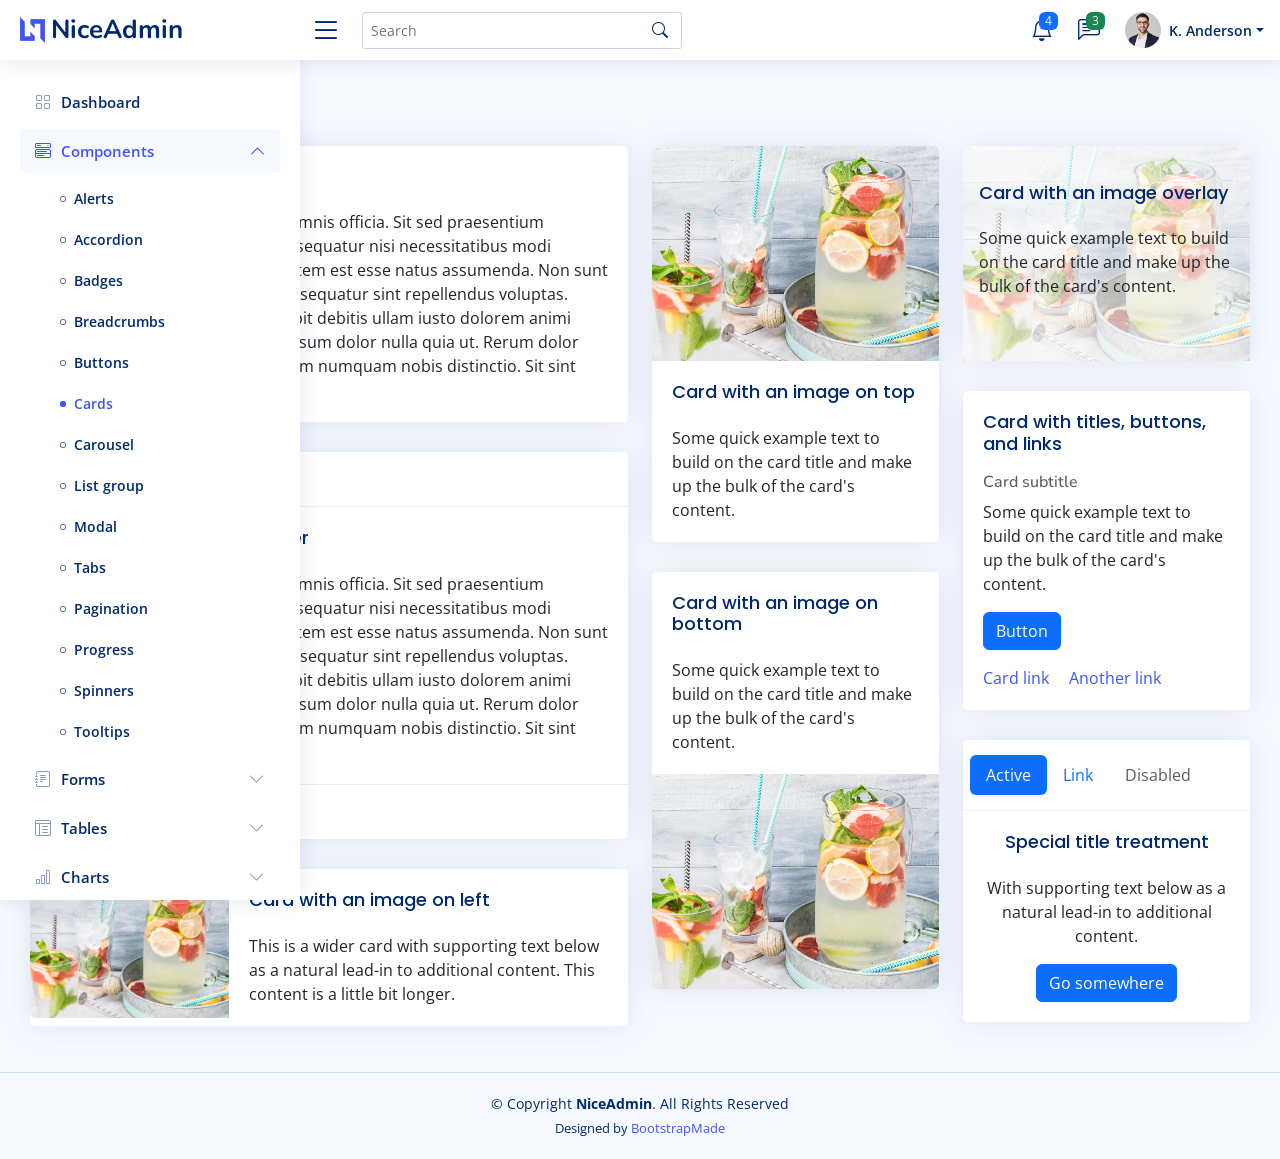
<file: public/asset/NiceAdmin/components-cards.html>
<!DOCTYPE html>
<html lang="en">

<head>
  <meta charset="utf-8">
  <meta content="width=device-width, initial-scale=1.0" name="viewport">

  <title>Components / Cards - NiceAdmin Bootstrap Template</title>
  <meta content="" name="description">
  <meta content="" name="keywords">

  <!-- Favicons -->
  <link href="assets/img/favicon.png" rel="icon">
  <link href="assets/img/apple-touch-icon.png" rel="apple-touch-icon">

  <!-- Google Fonts -->
  <link href="https://fonts.gstatic.com" rel="preconnect">
  <link href="https://fonts.googleapis.com/css?family=Open+Sans:300,300i,400,400i,600,600i,700,700i|Nunito:300,300i,400,400i,600,600i,700,700i|Poppins:300,300i,400,400i,500,500i,600,600i,700,700i" rel="stylesheet">

  <!-- Vendor CSS Files -->
  <link href="assets/vendor/bootstrap/css/bootstrap.min.css" rel="stylesheet">
  <link href="assets/vendor/bootstrap-icons/bootstrap-icons.css" rel="stylesheet">
  <link href="assets/vendor/boxicons/css/boxicons.min.css" rel="stylesheet">
  <link href="assets/vendor/quill/quill.snow.css" rel="stylesheet">
  <link href="assets/vendor/quill/quill.bubble.css" rel="stylesheet">
  <link href="assets/vendor/remixicon/remixicon.css" rel="stylesheet">
  <link href="assets/vendor/simple-datatables/style.css" rel="stylesheet">

  <!-- Template Main CSS File -->
  <link href="assets/css/style.css" rel="stylesheet">

  <!-- =======================================================
  * Template Name: NiceAdmin
  * Updated: Sep 18 2023 with Bootstrap v5.3.2
  * Template URL: https://bootstrapmade.com/nice-admin-bootstrap-admin-html-template/
  * Author: BootstrapMade.com
  * License: https://bootstrapmade.com/license/
  ======================================================== -->
</head>

<body>

  <!-- ======= Header ======= -->
  <header id="header" class="header fixed-top d-flex align-items-center">

    <div class="d-flex align-items-center justify-content-between">
      <a href="index.html" class="logo d-flex align-items-center">
        <img src="assets/img/logo.png" alt="">
        <span class="d-none d-lg-block">NiceAdmin</span>
      </a>
      <i class="bi bi-list toggle-sidebar-btn"></i>
    </div><!-- End Logo -->

    <div class="search-bar">
      <form class="search-form d-flex align-items-center" method="POST" action="#">
        <input type="text" name="query" placeholder="Search" title="Enter search keyword">
        <button type="submit" title="Search"><i class="bi bi-search"></i></button>
      </form>
    </div><!-- End Search Bar -->

    <nav class="header-nav ms-auto">
      <ul class="d-flex align-items-center">

        <li class="nav-item d-block d-lg-none">
          <a class="nav-link nav-icon search-bar-toggle " href="#">
            <i class="bi bi-search"></i>
          </a>
        </li><!-- End Search Icon-->

        <li class="nav-item dropdown">

          <a class="nav-link nav-icon" href="#" data-bs-toggle="dropdown">
            <i class="bi bi-bell"></i>
            <span class="badge bg-primary badge-number">4</span>
          </a><!-- End Notification Icon -->

          <ul class="dropdown-menu dropdown-menu-end dropdown-menu-arrow notifications">
            <li class="dropdown-header">
              You have 4 new notifications
              <a href="#"><span class="badge rounded-pill bg-primary p-2 ms-2">View all</span></a>
            </li>
            <li>
              <hr class="dropdown-divider">
            </li>

            <li class="notification-item">
              <i class="bi bi-exclamation-circle text-warning"></i>
              <div>
                <h4>Lorem Ipsum</h4>
                <p>Quae dolorem earum veritatis oditseno</p>
                <p>30 min. ago</p>
              </div>
            </li>

            <li>
              <hr class="dropdown-divider">
            </li>

            <li class="notification-item">
              <i class="bi bi-x-circle text-danger"></i>
              <div>
                <h4>Atque rerum nesciunt</h4>
                <p>Quae dolorem earum veritatis oditseno</p>
                <p>1 hr. ago</p>
              </div>
            </li>

            <li>
              <hr class="dropdown-divider">
            </li>

            <li class="notification-item">
              <i class="bi bi-check-circle text-success"></i>
              <div>
                <h4>Sit rerum fuga</h4>
                <p>Quae dolorem earum veritatis oditseno</p>
                <p>2 hrs. ago</p>
              </div>
            </li>

            <li>
              <hr class="dropdown-divider">
            </li>

            <li class="notification-item">
              <i class="bi bi-info-circle text-primary"></i>
              <div>
                <h4>Dicta reprehenderit</h4>
                <p>Quae dolorem earum veritatis oditseno</p>
                <p>4 hrs. ago</p>
              </div>
            </li>

            <li>
              <hr class="dropdown-divider">
            </li>
            <li class="dropdown-footer">
              <a href="#">Show all notifications</a>
            </li>

          </ul><!-- End Notification Dropdown Items -->

        </li><!-- End Notification Nav -->

        <li class="nav-item dropdown">

          <a class="nav-link nav-icon" href="#" data-bs-toggle="dropdown">
            <i class="bi bi-chat-left-text"></i>
            <span class="badge bg-success badge-number">3</span>
          </a><!-- End Messages Icon -->

          <ul class="dropdown-menu dropdown-menu-end dropdown-menu-arrow messages">
            <li class="dropdown-header">
              You have 3 new messages
              <a href="#"><span class="badge rounded-pill bg-primary p-2 ms-2">View all</span></a>
            </li>
            <li>
              <hr class="dropdown-divider">
            </li>

            <li class="message-item">
              <a href="#">
                <img src="assets/img/messages-1.jpg" alt="" class="rounded-circle">
                <div>
                  <h4>Maria Hudson</h4>
                  <p>Velit asperiores et ducimus soluta repudiandae labore officia est ut...</p>
                  <p>4 hrs. ago</p>
                </div>
              </a>
            </li>
            <li>
              <hr class="dropdown-divider">
            </li>

            <li class="message-item">
              <a href="#">
                <img src="assets/img/messages-2.jpg" alt="" class="rounded-circle">
                <div>
                  <h4>Anna Nelson</h4>
                  <p>Velit asperiores et ducimus soluta repudiandae labore officia est ut...</p>
                  <p>6 hrs. ago</p>
                </div>
              </a>
            </li>
            <li>
              <hr class="dropdown-divider">
            </li>

            <li class="message-item">
              <a href="#">
                <img src="assets/img/messages-3.jpg" alt="" class="rounded-circle">
                <div>
                  <h4>David Muldon</h4>
                  <p>Velit asperiores et ducimus soluta repudiandae labore officia est ut...</p>
                  <p>8 hrs. ago</p>
                </div>
              </a>
            </li>
            <li>
              <hr class="dropdown-divider">
            </li>

            <li class="dropdown-footer">
              <a href="#">Show all messages</a>
            </li>

          </ul><!-- End Messages Dropdown Items -->

        </li><!-- End Messages Nav -->

        <li class="nav-item dropdown pe-3">

          <a class="nav-link nav-profile d-flex align-items-center pe-0" href="#" data-bs-toggle="dropdown">
            <img src="assets/img/profile-img.jpg" alt="Profile" class="rounded-circle">
            <span class="d-none d-md-block dropdown-toggle ps-2">K. Anderson</span>
          </a><!-- End Profile Iamge Icon -->

          <ul class="dropdown-menu dropdown-menu-end dropdown-menu-arrow profile">
            <li class="dropdown-header">
              <h6>Kevin Anderson</h6>
              <span>Web Designer</span>
            </li>
            <li>
              <hr class="dropdown-divider">
            </li>

            <li>
              <a class="dropdown-item d-flex align-items-center" href="users-profile.html">
                <i class="bi bi-person"></i>
                <span>My Profile</span>
              </a>
            </li>
            <li>
              <hr class="dropdown-divider">
            </li>

            <li>
              <a class="dropdown-item d-flex align-items-center" href="users-profile.html">
                <i class="bi bi-gear"></i>
                <span>Account Settings</span>
              </a>
            </li>
            <li>
              <hr class="dropdown-divider">
            </li>

            <li>
              <a class="dropdown-item d-flex align-items-center" href="pages-faq.html">
                <i class="bi bi-question-circle"></i>
                <span>Need Help?</span>
              </a>
            </li>
            <li>
              <hr class="dropdown-divider">
            </li>

            <li>
              <a class="dropdown-item d-flex align-items-center" href="#">
                <i class="bi bi-box-arrow-right"></i>
                <span>Sign Out</span>
              </a>
            </li>

          </ul><!-- End Profile Dropdown Items -->
        </li><!-- End Profile Nav -->

      </ul>
    </nav><!-- End Icons Navigation -->

  </header><!-- End Header -->

  <!-- ======= Sidebar ======= -->
  <aside id="sidebar" class="sidebar">

    <ul class="sidebar-nav" id="sidebar-nav">

      <li class="nav-item">
        <a class="nav-link collapsed" href="index.html">
          <i class="bi bi-grid"></i>
          <span>Dashboard</span>
        </a>
      </li><!-- End Dashboard Nav -->

      <li class="nav-item">
        <a class="nav-link " data-bs-target="#components-nav" data-bs-toggle="collapse" href="#">
          <i class="bi bi-menu-button-wide"></i><span>Components</span><i class="bi bi-chevron-down ms-auto"></i>
        </a>
        <ul id="components-nav" class="nav-content collapse show" data-bs-parent="#sidebar-nav">
          <li>
            <a href="components-alerts.html">
              <i class="bi bi-circle"></i><span>Alerts</span>
            </a>
          </li>
          <li>
            <a href="components-accordion.html">
              <i class="bi bi-circle"></i><span>Accordion</span>
            </a>
          </li>
          <li>
            <a href="components-badges.html">
              <i class="bi bi-circle"></i><span>Badges</span>
            </a>
          </li>
          <li>
            <a href="components-breadcrumbs.html">
              <i class="bi bi-circle"></i><span>Breadcrumbs</span>
            </a>
          </li>
          <li>
            <a href="components-buttons.html">
              <i class="bi bi-circle"></i><span>Buttons</span>
            </a>
          </li>
          <li>
            <a href="components-cards.html" class="active">
              <i class="bi bi-circle"></i><span>Cards</span>
            </a>
          </li>
          <li>
            <a href="components-carousel.html">
              <i class="bi bi-circle"></i><span>Carousel</span>
            </a>
          </li>
          <li>
            <a href="components-list-group.html">
              <i class="bi bi-circle"></i><span>List group</span>
            </a>
          </li>
          <li>
            <a href="components-modal.html">
              <i class="bi bi-circle"></i><span>Modal</span>
            </a>
          </li>
          <li>
            <a href="components-tabs.html">
              <i class="bi bi-circle"></i><span>Tabs</span>
            </a>
          </li>
          <li>
            <a href="components-pagination.html">
              <i class="bi bi-circle"></i><span>Pagination</span>
            </a>
          </li>
          <li>
            <a href="components-progress.html">
              <i class="bi bi-circle"></i><span>Progress</span>
            </a>
          </li>
          <li>
            <a href="components-spinners.html">
              <i class="bi bi-circle"></i><span>Spinners</span>
            </a>
          </li>
          <li>
            <a href="components-tooltips.html">
              <i class="bi bi-circle"></i><span>Tooltips</span>
            </a>
          </li>
        </ul>
      </li><!-- End Components Nav -->

      <li class="nav-item">
        <a class="nav-link collapsed" data-bs-target="#forms-nav" data-bs-toggle="collapse" href="#">
          <i class="bi bi-journal-text"></i><span>Forms</span><i class="bi bi-chevron-down ms-auto"></i>
        </a>
        <ul id="forms-nav" class="nav-content collapse " data-bs-parent="#sidebar-nav">
          <li>
            <a href="forms-elements.html">
              <i class="bi bi-circle"></i><span>Form Elements</span>
            </a>
          </li>
          <li>
            <a href="forms-layouts.html">
              <i class="bi bi-circle"></i><span>Form Layouts</span>
            </a>
          </li>
          <li>
            <a href="forms-editors.html">
              <i class="bi bi-circle"></i><span>Form Editors</span>
            </a>
          </li>
          <li>
            <a href="forms-validation.html">
              <i class="bi bi-circle"></i><span>Form Validation</span>
            </a>
          </li>
        </ul>
      </li><!-- End Forms Nav -->

      <li class="nav-item">
        <a class="nav-link collapsed" data-bs-target="#tables-nav" data-bs-toggle="collapse" href="#">
          <i class="bi bi-layout-text-window-reverse"></i><span>Tables</span><i class="bi bi-chevron-down ms-auto"></i>
        </a>
        <ul id="tables-nav" class="nav-content collapse " data-bs-parent="#sidebar-nav">
          <li>
            <a href="tables-general.html">
              <i class="bi bi-circle"></i><span>General Tables</span>
            </a>
          </li>
          <li>
            <a href="tables-data.html">
              <i class="bi bi-circle"></i><span>Data Tables</span>
            </a>
          </li>
        </ul>
      </li><!-- End Tables Nav -->

      <li class="nav-item">
        <a class="nav-link collapsed" data-bs-target="#charts-nav" data-bs-toggle="collapse" href="#">
          <i class="bi bi-bar-chart"></i><span>Charts</span><i class="bi bi-chevron-down ms-auto"></i>
        </a>
        <ul id="charts-nav" class="nav-content collapse " data-bs-parent="#sidebar-nav">
          <li>
            <a href="charts-chartjs.html">
              <i class="bi bi-circle"></i><span>Chart.js</span>
            </a>
          </li>
          <li>
            <a href="charts-apexcharts.html">
              <i class="bi bi-circle"></i><span>ApexCharts</span>
            </a>
          </li>
          <li>
            <a href="charts-echarts.html">
              <i class="bi bi-circle"></i><span>ECharts</span>
            </a>
          </li>
        </ul>
      </li><!-- End Charts Nav -->

      <li class="nav-item">
        <a class="nav-link collapsed" data-bs-target="#icons-nav" data-bs-toggle="collapse" href="#">
          <i class="bi bi-gem"></i><span>Icons</span><i class="bi bi-chevron-down ms-auto"></i>
        </a>
        <ul id="icons-nav" class="nav-content collapse " data-bs-parent="#sidebar-nav">
          <li>
            <a href="icons-bootstrap.html">
              <i class="bi bi-circle"></i><span>Bootstrap Icons</span>
            </a>
          </li>
          <li>
            <a href="icons-remix.html">
              <i class="bi bi-circle"></i><span>Remix Icons</span>
            </a>
          </li>
          <li>
            <a href="icons-boxicons.html">
              <i class="bi bi-circle"></i><span>Boxicons</span>
            </a>
          </li>
        </ul>
      </li><!-- End Icons Nav -->

      <li class="nav-heading">Pages</li>

      <li class="nav-item">
        <a class="nav-link collapsed" href="users-profile.html">
          <i class="bi bi-person"></i>
          <span>Profile</span>
        </a>
      </li><!-- End Profile Page Nav -->

      <li class="nav-item">
        <a class="nav-link collapsed" href="pages-faq.html">
          <i class="bi bi-question-circle"></i>
          <span>F.A.Q</span>
        </a>
      </li><!-- End F.A.Q Page Nav -->

      <li class="nav-item">
        <a class="nav-link collapsed" href="pages-contact.html">
          <i class="bi bi-envelope"></i>
          <span>Contact</span>
        </a>
      </li><!-- End Contact Page Nav -->

      <li class="nav-item">
        <a class="nav-link collapsed" href="pages-register.html">
          <i class="bi bi-card-list"></i>
          <span>Register</span>
        </a>
      </li><!-- End Register Page Nav -->

      <li class="nav-item">
        <a class="nav-link collapsed" href="pages-login.html">
          <i class="bi bi-box-arrow-in-right"></i>
          <span>Login</span>
        </a>
      </li><!-- End Login Page Nav -->

      <li class="nav-item">
        <a class="nav-link collapsed" href="pages-error-404.html">
          <i class="bi bi-dash-circle"></i>
          <span>Error 404</span>
        </a>
      </li><!-- End Error 404 Page Nav -->

      <li class="nav-item">
        <a class="nav-link collapsed" href="pages-blank.html">
          <i class="bi bi-file-earmark"></i>
          <span>Blank</span>
        </a>
      </li><!-- End Blank Page Nav -->

    </ul>

  </aside><!-- End Sidebar-->

  <main id="main" class="main">

    <div class="pagetitle">
      <h1>Cards</h1>
      <nav>
        <ol class="breadcrumb">
          <li class="breadcrumb-item"><a href="index.html">Home</a></li>
          <li class="breadcrumb-item">Components</li>
          <li class="breadcrumb-item active">Cards</li>
        </ol>
      </nav>
    </div><!-- End Page Title -->

    <section class="section">
      <div class="row align-items-top">
        <div class="col-lg-6">

          <!-- Default Card -->
          <div class="card">
            <div class="card-body">
              <h5 class="card-title">Default Card</h5>
              Ut in ea error laudantium quas omnis officia. Sit sed praesentium voluptas. Corrupti inventore consequatur nisi necessitatibus modi consequuntur soluta id. Enim autem est esse natus assumenda. Non sunt dignissimos officiis expedita. Consequatur sint repellendus voluptas.
              Quidem sit est nulla ullam. Suscipit debitis ullam iusto dolorem animi dolorem numquam. Enim fuga ipsum dolor nulla quia ut.
              Rerum dolor voluptatem et deleniti libero totam numquam nobis distinctio. Sit sint aut. Consequatur rerum in.
            </div>
          </div><!-- End Default Card -->

          <!-- Card with header and footer -->
          <div class="card">
            <div class="card-header">Header</div>
            <div class="card-body">
              <h5 class="card-title">Card with header and footer</h5>
              Ut in ea error laudantium quas omnis officia. Sit sed praesentium voluptas. Corrupti inventore consequatur nisi necessitatibus modi consequuntur soluta id. Enim autem est esse natus assumenda. Non sunt dignissimos officiis expedita. Consequatur sint repellendus voluptas.
              Quidem sit est nulla ullam. Suscipit debitis ullam iusto dolorem animi dolorem numquam. Enim fuga ipsum dolor nulla quia ut.
              Rerum dolor voluptatem et deleniti libero totam numquam nobis distinctio. Sit sint aut. Consequatur rerum in.
            </div>
            <div class="card-footer">
              Footer
            </div>
          </div><!-- End Card with header and footer -->

          <!-- Card with an image on left -->
          <div class="card mb-3">
            <div class="row g-0">
              <div class="col-md-4">
                <img src="assets/img/card.jpg" class="img-fluid rounded-start" alt="...">
              </div>
              <div class="col-md-8">
                <div class="card-body">
                  <h5 class="card-title">Card with an image on left</h5>
                  <p class="card-text">This is a wider card with supporting text below as a natural lead-in to additional content. This content is a little bit longer.</p>
                </div>
              </div>
            </div>
          </div><!-- End Card with an image on left -->

        </div>

        <div class="col-lg-3">

          <!-- Card with an image on top -->
          <div class="card">
            <img src="assets/img/card.jpg" class="card-img-top" alt="...">
            <div class="card-body">
              <h5 class="card-title">Card with an image on top</h5>
              <p class="card-text">Some quick example text to build on the card title and make up the bulk of the card's content.</p>
            </div>
          </div><!-- End Card with an image on top -->

          <!-- Card with an image on bottom -->
          <div class="card">
            <div class="card-body">
              <h5 class="card-title">Card with an image on bottom</h5>
              <p class="card-text">Some quick example text to build on the card title and make up the bulk of the card's content.</p>
            </div>
            <img src="assets/img/card.jpg" class="card-img-bottom" alt="...">
          </div><!-- End Card with an image on bottom -->

        </div>

        <div class="col-lg-3">

          <!-- Card with an image overlay -->
          <div class="card">
            <img src="assets/img/card.jpg" class="card-img-top" alt="...">
            <div class="card-img-overlay">
              <h5 class="card-title">Card with an image overlay</h5>
              <p class="card-text">Some quick example text to build on the card title and make up the bulk of the card's content.</p>
            </div>
          </div><!-- End Card with an image overlay -->

          <!-- Card with titles, buttons, and links -->
          <div class="card">
            <div class="card-body">
              <h5 class="card-title">Card with titles, buttons, and links</h5>
              <h6 class="card-subtitle mb-2 text-muted">Card subtitle</h6>
              <p class="card-text">Some quick example text to build on the card title and make up the bulk of the card's content.</p>
              <p class="card-text"><a href="#" class="btn btn-primary">Button</a></p>
              <a href="#" class="card-link">Card link</a>
              <a href="#" class="card-link">Another link</a>
            </div>
          </div><!-- End Card with titles, buttons, and links -->

          <!-- Special title treatmen -->
          <div class="card text-center">
            <div class="card-header">
              <ul class="nav nav-pills card-header-pills">
                <li class="nav-item">
                  <a class="nav-link active" href="#">Active</a>
                </li>
                <li class="nav-item">
                  <a class="nav-link" href="#">Link</a>
                </li>
                <li class="nav-item">
                  <a class="nav-link disabled" href="#" tabindex="-1" aria-disabled="true">Disabled</a>
                </li>
              </ul>
            </div>
            <div class="card-body">
              <h5 class="card-title">Special title treatment</h5>
              <p class="card-text">With supporting text below as a natural lead-in to additional content.</p>
              <a href="#" class="btn btn-primary">Go somewhere</a>
            </div>
          </div><!-- End Special title treatmen -->

        </div>

      </div>
    </section>

  </main><!-- End #main -->

  <!-- ======= Footer ======= -->
  <footer id="footer" class="footer">
    <div class="copyright">
      &copy; Copyright <strong><span>NiceAdmin</span></strong>. All Rights Reserved
    </div>
    <div class="credits">
      <!-- All the links in the footer should remain intact. -->
      <!-- You can delete the links only if you purchased the pro version. -->
      <!-- Licensing information: https://bootstrapmade.com/license/ -->
      <!-- Purchase the pro version with working PHP/AJAX contact form: https://bootstrapmade.com/nice-admin-bootstrap-admin-html-template/ -->
      Designed by <a href="https://bootstrapmade.com/">BootstrapMade</a>
    </div>
  </footer><!-- End Footer -->

  <a href="#" class="back-to-top d-flex align-items-center justify-content-center"><i class="bi bi-arrow-up-short"></i></a>

  <!-- Vendor JS Files -->
  <script src="assets/vendor/apexcharts/apexcharts.min.js"></script>
  <script src="assets/vendor/bootstrap/js/bootstrap.bundle.min.js"></script>
  <script src="assets/vendor/chart.js/chart.umd.js"></script>
  <script src="assets/vendor/echarts/echarts.min.js"></script>
  <script src="assets/vendor/quill/quill.min.js"></script>
  <script src="assets/vendor/simple-datatables/simple-datatables.js"></script>
  <script src="assets/vendor/tinymce/tinymce.min.js"></script>
  <script src="assets/vendor/php-email-form/validate.js"></script>

  <!-- Template Main JS File -->
  <script src="assets/js/main.js"></script>

</body>

</html>
</file>
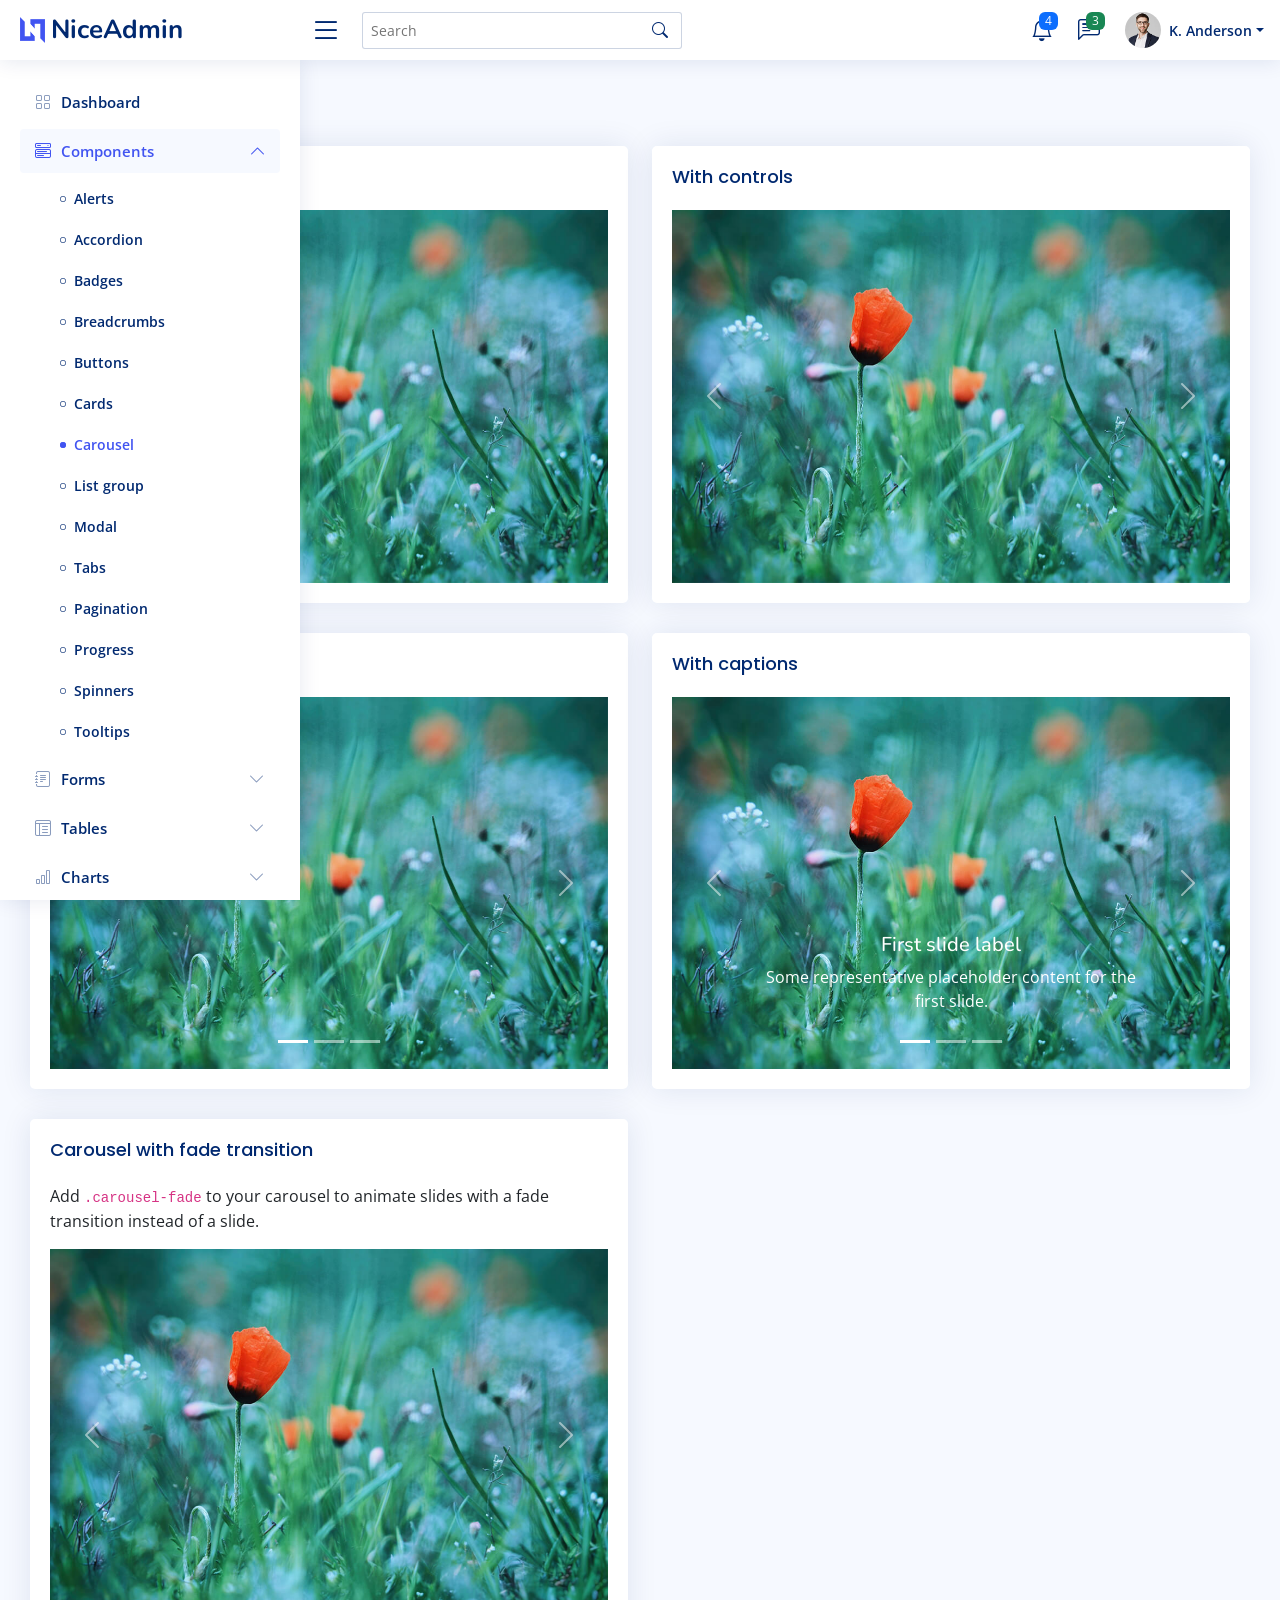
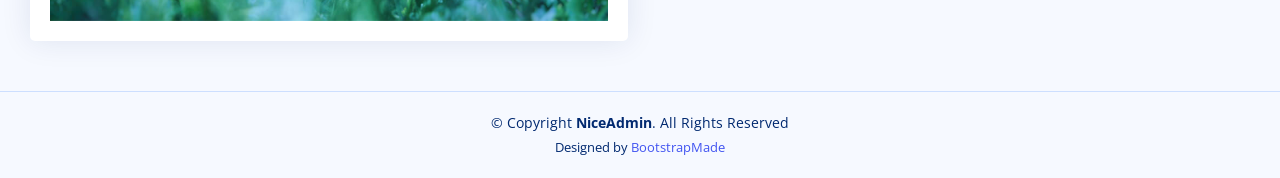
<file: public/asset/NiceAdmin/components-carousel.html>
<!DOCTYPE html>
<html lang="en">

<head>
  <meta charset="utf-8">
  <meta content="width=device-width, initial-scale=1.0" name="viewport">

  <title>Components / Carousel - NiceAdmin Bootstrap Template</title>
  <meta content="" name="description">
  <meta content="" name="keywords">

  <!-- Favicons -->
  <link href="assets/img/favicon.png" rel="icon">
  <link href="assets/img/apple-touch-icon.png" rel="apple-touch-icon">

  <!-- Google Fonts -->
  <link href="https://fonts.gstatic.com" rel="preconnect">
  <link href="https://fonts.googleapis.com/css?family=Open+Sans:300,300i,400,400i,600,600i,700,700i|Nunito:300,300i,400,400i,600,600i,700,700i|Poppins:300,300i,400,400i,500,500i,600,600i,700,700i" rel="stylesheet">

  <!-- Vendor CSS Files -->
  <link href="assets/vendor/bootstrap/css/bootstrap.min.css" rel="stylesheet">
  <link href="assets/vendor/bootstrap-icons/bootstrap-icons.css" rel="stylesheet">
  <link href="assets/vendor/boxicons/css/boxicons.min.css" rel="stylesheet">
  <link href="assets/vendor/quill/quill.snow.css" rel="stylesheet">
  <link href="assets/vendor/quill/quill.bubble.css" rel="stylesheet">
  <link href="assets/vendor/remixicon/remixicon.css" rel="stylesheet">
  <link href="assets/vendor/simple-datatables/style.css" rel="stylesheet">

  <!-- Template Main CSS File -->
  <link href="assets/css/style.css" rel="stylesheet">

  <!-- =======================================================
  * Template Name: NiceAdmin
  * Updated: Sep 18 2023 with Bootstrap v5.3.2
  * Template URL: https://bootstrapmade.com/nice-admin-bootstrap-admin-html-template/
  * Author: BootstrapMade.com
  * License: https://bootstrapmade.com/license/
  ======================================================== -->
</head>

<body>

  <!-- ======= Header ======= -->
  <header id="header" class="header fixed-top d-flex align-items-center">

    <div class="d-flex align-items-center justify-content-between">
      <a href="index.html" class="logo d-flex align-items-center">
        <img src="assets/img/logo.png" alt="">
        <span class="d-none d-lg-block">NiceAdmin</span>
      </a>
      <i class="bi bi-list toggle-sidebar-btn"></i>
    </div><!-- End Logo -->

    <div class="search-bar">
      <form class="search-form d-flex align-items-center" method="POST" action="#">
        <input type="text" name="query" placeholder="Search" title="Enter search keyword">
        <button type="submit" title="Search"><i class="bi bi-search"></i></button>
      </form>
    </div><!-- End Search Bar -->

    <nav class="header-nav ms-auto">
      <ul class="d-flex align-items-center">

        <li class="nav-item d-block d-lg-none">
          <a class="nav-link nav-icon search-bar-toggle " href="#">
            <i class="bi bi-search"></i>
          </a>
        </li><!-- End Search Icon-->

        <li class="nav-item dropdown">

          <a class="nav-link nav-icon" href="#" data-bs-toggle="dropdown">
            <i class="bi bi-bell"></i>
            <span class="badge bg-primary badge-number">4</span>
          </a><!-- End Notification Icon -->

          <ul class="dropdown-menu dropdown-menu-end dropdown-menu-arrow notifications">
            <li class="dropdown-header">
              You have 4 new notifications
              <a href="#"><span class="badge rounded-pill bg-primary p-2 ms-2">View all</span></a>
            </li>
            <li>
              <hr class="dropdown-divider">
            </li>

            <li class="notification-item">
              <i class="bi bi-exclamation-circle text-warning"></i>
              <div>
                <h4>Lorem Ipsum</h4>
                <p>Quae dolorem earum veritatis oditseno</p>
                <p>30 min. ago</p>
              </div>
            </li>

            <li>
              <hr class="dropdown-divider">
            </li>

            <li class="notification-item">
              <i class="bi bi-x-circle text-danger"></i>
              <div>
                <h4>Atque rerum nesciunt</h4>
                <p>Quae dolorem earum veritatis oditseno</p>
                <p>1 hr. ago</p>
              </div>
            </li>

            <li>
              <hr class="dropdown-divider">
            </li>

            <li class="notification-item">
              <i class="bi bi-check-circle text-success"></i>
              <div>
                <h4>Sit rerum fuga</h4>
                <p>Quae dolorem earum veritatis oditseno</p>
                <p>2 hrs. ago</p>
              </div>
            </li>

            <li>
              <hr class="dropdown-divider">
            </li>

            <li class="notification-item">
              <i class="bi bi-info-circle text-primary"></i>
              <div>
                <h4>Dicta reprehenderit</h4>
                <p>Quae dolorem earum veritatis oditseno</p>
                <p>4 hrs. ago</p>
              </div>
            </li>

            <li>
              <hr class="dropdown-divider">
            </li>
            <li class="dropdown-footer">
              <a href="#">Show all notifications</a>
            </li>

          </ul><!-- End Notification Dropdown Items -->

        </li><!-- End Notification Nav -->

        <li class="nav-item dropdown">

          <a class="nav-link nav-icon" href="#" data-bs-toggle="dropdown">
            <i class="bi bi-chat-left-text"></i>
            <span class="badge bg-success badge-number">3</span>
          </a><!-- End Messages Icon -->

          <ul class="dropdown-menu dropdown-menu-end dropdown-menu-arrow messages">
            <li class="dropdown-header">
              You have 3 new messages
              <a href="#"><span class="badge rounded-pill bg-primary p-2 ms-2">View all</span></a>
            </li>
            <li>
              <hr class="dropdown-divider">
            </li>

            <li class="message-item">
              <a href="#">
                <img src="assets/img/messages-1.jpg" alt="" class="rounded-circle">
                <div>
                  <h4>Maria Hudson</h4>
                  <p>Velit asperiores et ducimus soluta repudiandae labore officia est ut...</p>
                  <p>4 hrs. ago</p>
                </div>
              </a>
            </li>
            <li>
              <hr class="dropdown-divider">
            </li>

            <li class="message-item">
              <a href="#">
                <img src="assets/img/messages-2.jpg" alt="" class="rounded-circle">
                <div>
                  <h4>Anna Nelson</h4>
                  <p>Velit asperiores et ducimus soluta repudiandae labore officia est ut...</p>
                  <p>6 hrs. ago</p>
                </div>
              </a>
            </li>
            <li>
              <hr class="dropdown-divider">
            </li>

            <li class="message-item">
              <a href="#">
                <img src="assets/img/messages-3.jpg" alt="" class="rounded-circle">
                <div>
                  <h4>David Muldon</h4>
                  <p>Velit asperiores et ducimus soluta repudiandae labore officia est ut...</p>
                  <p>8 hrs. ago</p>
                </div>
              </a>
            </li>
            <li>
              <hr class="dropdown-divider">
            </li>

            <li class="dropdown-footer">
              <a href="#">Show all messages</a>
            </li>

          </ul><!-- End Messages Dropdown Items -->

        </li><!-- End Messages Nav -->

        <li class="nav-item dropdown pe-3">

          <a class="nav-link nav-profile d-flex align-items-center pe-0" href="#" data-bs-toggle="dropdown">
            <img src="assets/img/profile-img.jpg" alt="Profile" class="rounded-circle">
            <span class="d-none d-md-block dropdown-toggle ps-2">K. Anderson</span>
          </a><!-- End Profile Iamge Icon -->

          <ul class="dropdown-menu dropdown-menu-end dropdown-menu-arrow profile">
            <li class="dropdown-header">
              <h6>Kevin Anderson</h6>
              <span>Web Designer</span>
            </li>
            <li>
              <hr class="dropdown-divider">
            </li>

            <li>
              <a class="dropdown-item d-flex align-items-center" href="users-profile.html">
                <i class="bi bi-person"></i>
                <span>My Profile</span>
              </a>
            </li>
            <li>
              <hr class="dropdown-divider">
            </li>

            <li>
              <a class="dropdown-item d-flex align-items-center" href="users-profile.html">
                <i class="bi bi-gear"></i>
                <span>Account Settings</span>
              </a>
            </li>
            <li>
              <hr class="dropdown-divider">
            </li>

            <li>
              <a class="dropdown-item d-flex align-items-center" href="pages-faq.html">
                <i class="bi bi-question-circle"></i>
                <span>Need Help?</span>
              </a>
            </li>
            <li>
              <hr class="dropdown-divider">
            </li>

            <li>
              <a class="dropdown-item d-flex align-items-center" href="#">
                <i class="bi bi-box-arrow-right"></i>
                <span>Sign Out</span>
              </a>
            </li>

          </ul><!-- End Profile Dropdown Items -->
        </li><!-- End Profile Nav -->

      </ul>
    </nav><!-- End Icons Navigation -->

  </header><!-- End Header -->

  <!-- ======= Sidebar ======= -->
  <aside id="sidebar" class="sidebar">

    <ul class="sidebar-nav" id="sidebar-nav">

      <li class="nav-item">
        <a class="nav-link collapsed" href="index.html">
          <i class="bi bi-grid"></i>
          <span>Dashboard</span>
        </a>
      </li><!-- End Dashboard Nav -->

      <li class="nav-item">
        <a class="nav-link " data-bs-target="#components-nav" data-bs-toggle="collapse" href="#">
          <i class="bi bi-menu-button-wide"></i><span>Components</span><i class="bi bi-chevron-down ms-auto"></i>
        </a>
        <ul id="components-nav" class="nav-content collapse show" data-bs-parent="#sidebar-nav">
          <li>
            <a href="components-alerts.html">
              <i class="bi bi-circle"></i><span>Alerts</span>
            </a>
          </li>
          <li>
            <a href="components-accordion.html">
              <i class="bi bi-circle"></i><span>Accordion</span>
            </a>
          </li>
          <li>
            <a href="components-badges.html">
              <i class="bi bi-circle"></i><span>Badges</span>
            </a>
          </li>
          <li>
            <a href="components-breadcrumbs.html">
              <i class="bi bi-circle"></i><span>Breadcrumbs</span>
            </a>
          </li>
          <li>
            <a href="components-buttons.html">
              <i class="bi bi-circle"></i><span>Buttons</span>
            </a>
          </li>
          <li>
            <a href="components-cards.html">
              <i class="bi bi-circle"></i><span>Cards</span>
            </a>
          </li>
          <li>
            <a href="components-carousel.html" class="active">
              <i class="bi bi-circle"></i><span>Carousel</span>
            </a>
          </li>
          <li>
            <a href="components-list-group.html">
              <i class="bi bi-circle"></i><span>List group</span>
            </a>
          </li>
          <li>
            <a href="components-modal.html">
              <i class="bi bi-circle"></i><span>Modal</span>
            </a>
          </li>
          <li>
            <a href="components-tabs.html">
              <i class="bi bi-circle"></i><span>Tabs</span>
            </a>
          </li>
          <li>
            <a href="components-pagination.html">
              <i class="bi bi-circle"></i><span>Pagination</span>
            </a>
          </li>
          <li>
            <a href="components-progress.html">
              <i class="bi bi-circle"></i><span>Progress</span>
            </a>
          </li>
          <li>
            <a href="components-spinners.html">
              <i class="bi bi-circle"></i><span>Spinners</span>
            </a>
          </li>
          <li>
            <a href="components-tooltips.html">
              <i class="bi bi-circle"></i><span>Tooltips</span>
            </a>
          </li>
        </ul>
      </li><!-- End Components Nav -->

      <li class="nav-item">
        <a class="nav-link collapsed" data-bs-target="#forms-nav" data-bs-toggle="collapse" href="#">
          <i class="bi bi-journal-text"></i><span>Forms</span><i class="bi bi-chevron-down ms-auto"></i>
        </a>
        <ul id="forms-nav" class="nav-content collapse " data-bs-parent="#sidebar-nav">
          <li>
            <a href="forms-elements.html">
              <i class="bi bi-circle"></i><span>Form Elements</span>
            </a>
          </li>
          <li>
            <a href="forms-layouts.html">
              <i class="bi bi-circle"></i><span>Form Layouts</span>
            </a>
          </li>
          <li>
            <a href="forms-editors.html">
              <i class="bi bi-circle"></i><span>Form Editors</span>
            </a>
          </li>
          <li>
            <a href="forms-validation.html">
              <i class="bi bi-circle"></i><span>Form Validation</span>
            </a>
          </li>
        </ul>
      </li><!-- End Forms Nav -->

      <li class="nav-item">
        <a class="nav-link collapsed" data-bs-target="#tables-nav" data-bs-toggle="collapse" href="#">
          <i class="bi bi-layout-text-window-reverse"></i><span>Tables</span><i class="bi bi-chevron-down ms-auto"></i>
        </a>
        <ul id="tables-nav" class="nav-content collapse " data-bs-parent="#sidebar-nav">
          <li>
            <a href="tables-general.html">
              <i class="bi bi-circle"></i><span>General Tables</span>
            </a>
          </li>
          <li>
            <a href="tables-data.html">
              <i class="bi bi-circle"></i><span>Data Tables</span>
            </a>
          </li>
        </ul>
      </li><!-- End Tables Nav -->

      <li class="nav-item">
        <a class="nav-link collapsed" data-bs-target="#charts-nav" data-bs-toggle="collapse" href="#">
          <i class="bi bi-bar-chart"></i><span>Charts</span><i class="bi bi-chevron-down ms-auto"></i>
        </a>
        <ul id="charts-nav" class="nav-content collapse " data-bs-parent="#sidebar-nav">
          <li>
            <a href="charts-chartjs.html">
              <i class="bi bi-circle"></i><span>Chart.js</span>
            </a>
          </li>
          <li>
            <a href="charts-apexcharts.html">
              <i class="bi bi-circle"></i><span>ApexCharts</span>
            </a>
          </li>
          <li>
            <a href="charts-echarts.html">
              <i class="bi bi-circle"></i><span>ECharts</span>
            </a>
          </li>
        </ul>
      </li><!-- End Charts Nav -->

      <li class="nav-item">
        <a class="nav-link collapsed" data-bs-target="#icons-nav" data-bs-toggle="collapse" href="#">
          <i class="bi bi-gem"></i><span>Icons</span><i class="bi bi-chevron-down ms-auto"></i>
        </a>
        <ul id="icons-nav" class="nav-content collapse " data-bs-parent="#sidebar-nav">
          <li>
            <a href="icons-bootstrap.html">
              <i class="bi bi-circle"></i><span>Bootstrap Icons</span>
            </a>
          </li>
          <li>
            <a href="icons-remix.html">
              <i class="bi bi-circle"></i><span>Remix Icons</span>
            </a>
          </li>
          <li>
            <a href="icons-boxicons.html">
              <i class="bi bi-circle"></i><span>Boxicons</span>
            </a>
          </li>
        </ul>
      </li><!-- End Icons Nav -->

      <li class="nav-heading">Pages</li>

      <li class="nav-item">
        <a class="nav-link collapsed" href="users-profile.html">
          <i class="bi bi-person"></i>
          <span>Profile</span>
        </a>
      </li><!-- End Profile Page Nav -->

      <li class="nav-item">
        <a class="nav-link collapsed" href="pages-faq.html">
          <i class="bi bi-question-circle"></i>
          <span>F.A.Q</span>
        </a>
      </li><!-- End F.A.Q Page Nav -->

      <li class="nav-item">
        <a class="nav-link collapsed" href="pages-contact.html">
          <i class="bi bi-envelope"></i>
          <span>Contact</span>
        </a>
      </li><!-- End Contact Page Nav -->

      <li class="nav-item">
        <a class="nav-link collapsed" href="pages-register.html">
          <i class="bi bi-card-list"></i>
          <span>Register</span>
        </a>
      </li><!-- End Register Page Nav -->

      <li class="nav-item">
        <a class="nav-link collapsed" href="pages-login.html">
          <i class="bi bi-box-arrow-in-right"></i>
          <span>Login</span>
        </a>
      </li><!-- End Login Page Nav -->

      <li class="nav-item">
        <a class="nav-link collapsed" href="pages-error-404.html">
          <i class="bi bi-dash-circle"></i>
          <span>Error 404</span>
        </a>
      </li><!-- End Error 404 Page Nav -->

      <li class="nav-item">
        <a class="nav-link collapsed" href="pages-blank.html">
          <i class="bi bi-file-earmark"></i>
          <span>Blank</span>
        </a>
      </li><!-- End Blank Page Nav -->

    </ul>

  </aside><!-- End Sidebar-->

  <main id="main" class="main">

    <div class="pagetitle">
      <h1>Carousel</h1>
      <nav>
        <ol class="breadcrumb">
          <li class="breadcrumb-item"><a href="index.html">Home</a></li>
          <li class="breadcrumb-item">Components</li>
          <li class="breadcrumb-item active">Carousel</li>
        </ol>
      </nav>
    </div><!-- End Page Title -->

    <section class="section">
      <div class="row">
        <div class="col-lg-6">

          <div class="card">
            <div class="card-body">
              <h5 class="card-title">Slides only</h5>

              <!-- Slides only carousel -->
              <div id="carouselExampleSlidesOnly" class="carousel slide" data-bs-ride="carousel">
                <div class="carousel-inner">
                  <div class="carousel-item active">
                    <img src="assets/img/slides-1.jpg" class="d-block w-100" alt="...">
                  </div>
                  <div class="carousel-item">
                    <img src="assets/img/slides-2.jpg" class="d-block w-100" alt="...">
                  </div>
                  <div class="carousel-item">
                    <img src="assets/img/slides-3.jpg" class="d-block w-100" alt="...">
                  </div>
                </div>
              </div><!-- End Slides only carousel-->

            </div>
          </div>

          <div class="card">
            <div class="card-body">
              <h5 class="card-title">With indicators</h5>

              <!-- Slides with indicators -->
              <div id="carouselExampleIndicators" class="carousel slide" data-bs-ride="carousel">
                <div class="carousel-indicators">
                  <button type="button" data-bs-target="#carouselExampleIndicators" data-bs-slide-to="0" class="active" aria-current="true" aria-label="Slide 1"></button>
                  <button type="button" data-bs-target="#carouselExampleIndicators" data-bs-slide-to="1" aria-label="Slide 2"></button>
                  <button type="button" data-bs-target="#carouselExampleIndicators" data-bs-slide-to="2" aria-label="Slide 3"></button>
                </div>
                <div class="carousel-inner">
                  <div class="carousel-item active">
                    <img src="assets/img/slides-1.jpg" class="d-block w-100" alt="...">
                  </div>
                  <div class="carousel-item">
                    <img src="assets/img/slides-2.jpg" class="d-block w-100" alt="...">
                  </div>
                  <div class="carousel-item">
                    <img src="assets/img/slides-3.jpg" class="d-block w-100" alt="...">
                  </div>
                </div>

                <button class="carousel-control-prev" type="button" data-bs-target="#carouselExampleIndicators" data-bs-slide="prev">
                  <span class="carousel-control-prev-icon" aria-hidden="true"></span>
                  <span class="visually-hidden">Previous</span>
                </button>
                <button class="carousel-control-next" type="button" data-bs-target="#carouselExampleIndicators" data-bs-slide="next">
                  <span class="carousel-control-next-icon" aria-hidden="true"></span>
                  <span class="visually-hidden">Next</span>
                </button>

              </div><!-- End Slides with indicators -->

            </div>
          </div>

          <div class="card">
            <div class="card-body">
              <h5 class="card-title">Carousel with fade transition</h5>
              <p>Add <code>.carousel-fade</code> to your carousel to animate slides with a fade transition instead of a slide.</p>

              <!-- Slides with fade transition -->
              <div id="carouselExampleFade" class="carousel slide carousel-fade" data-bs-ride="carousel">
                <div class="carousel-inner">
                  <div class="carousel-item active">
                    <img src="assets/img/slides-1.jpg" class="d-block w-100" alt="...">
                  </div>
                  <div class="carousel-item">
                    <img src="assets/img/slides-2.jpg" class="d-block w-100" alt="...">
                  </div>
                  <div class="carousel-item">
                    <img src="assets/img/slides-3.jpg" class="d-block w-100" alt="...">
                  </div>
                </div>

                <button class="carousel-control-prev" type="button" data-bs-target="#carouselExampleFade" data-bs-slide="prev">
                  <span class="carousel-control-prev-icon" aria-hidden="true"></span>
                  <span class="visually-hidden">Previous</span>
                </button>
                <button class="carousel-control-next" type="button" data-bs-target="#carouselExampleFade" data-bs-slide="next">
                  <span class="carousel-control-next-icon" aria-hidden="true"></span>
                  <span class="visually-hidden">Next</span>
                </button>

              </div><!-- End Slides with fade transition -->

            </div>
          </div>

        </div>

        <div class="col-lg-6">

          <div class="card">
            <div class="card-body">
              <h5 class="card-title">With controls</h5>

              <!-- Slides with controls -->
              <div id="carouselExampleControls" class="carousel slide" data-bs-ride="carousel">
                <div class="carousel-inner">
                  <div class="carousel-item active">
                    <img src="assets/img/slides-1.jpg" class="d-block w-100" alt="...">
                  </div>
                  <div class="carousel-item">
                    <img src="assets/img/slides-2.jpg" class="d-block w-100" alt="...">
                  </div>
                  <div class="carousel-item">
                    <img src="assets/img/slides-3.jpg" class="d-block w-100" alt="...">
                  </div>
                </div>

                <button class="carousel-control-prev" type="button" data-bs-target="#carouselExampleControls" data-bs-slide="prev">
                  <span class="carousel-control-prev-icon" aria-hidden="true"></span>
                  <span class="visually-hidden">Previous</span>
                </button>
                <button class="carousel-control-next" type="button" data-bs-target="#carouselExampleControls" data-bs-slide="next">
                  <span class="carousel-control-next-icon" aria-hidden="true"></span>
                  <span class="visually-hidden">Next</span>
                </button>

              </div><!-- End Slides with controls -->

            </div>
          </div>

          <div class="card">
            <div class="card-body">
              <h5 class="card-title">With captions</h5>

              <!-- Slides with captions -->
              <div id="carouselExampleCaptions" class="carousel slide" data-bs-ride="carousel">
                <div class="carousel-indicators">
                  <button type="button" data-bs-target="#carouselExampleCaptions" data-bs-slide-to="0" class="active" aria-current="true" aria-label="Slide 1"></button>
                  <button type="button" data-bs-target="#carouselExampleCaptions" data-bs-slide-to="1" aria-label="Slide 2"></button>
                  <button type="button" data-bs-target="#carouselExampleCaptions" data-bs-slide-to="2" aria-label="Slide 3"></button>
                </div>
                <div class="carousel-inner">
                  <div class="carousel-item active">
                    <img src="assets/img/slides-1.jpg" class="d-block w-100" alt="...">
                    <div class="carousel-caption d-none d-md-block">
                      <h5>First slide label</h5>
                      <p>Some representative placeholder content for the first slide.</p>
                    </div>
                  </div>
                  <div class="carousel-item">
                    <img src="assets/img/slides-2.jpg" class="d-block w-100" alt="...">
                    <div class="carousel-caption d-none d-md-block">
                      <h5>Second slide label</h5>
                      <p>Some representative placeholder content for the second slide.</p>
                    </div>
                  </div>
                  <div class="carousel-item">
                    <img src="assets/img/slides-3.jpg" class="d-block w-100" alt="...">
                    <div class="carousel-caption d-none d-md-block">
                      <h5>Third slide label</h5>
                      <p>Some representative placeholder content for the third slide.</p>
                    </div>
                  </div>
                </div>

                <button class="carousel-control-prev" type="button" data-bs-target="#carouselExampleCaptions" data-bs-slide="prev">
                  <span class="carousel-control-prev-icon" aria-hidden="true"></span>
                  <span class="visually-hidden">Previous</span>
                </button>
                <button class="carousel-control-next" type="button" data-bs-target="#carouselExampleCaptions" data-bs-slide="next">
                  <span class="carousel-control-next-icon" aria-hidden="true"></span>
                  <span class="visually-hidden">Next</span>
                </button>

              </div><!-- End Slides with captions -->

            </div>
          </div>

        </div>
      </div>
    </section>

  </main><!-- End #main -->

  <!-- ======= Footer ======= -->
  <footer id="footer" class="footer">
    <div class="copyright">
      &copy; Copyright <strong><span>NiceAdmin</span></strong>. All Rights Reserved
    </div>
    <div class="credits">
      <!-- All the links in the footer should remain intact. -->
      <!-- You can delete the links only if you purchased the pro version. -->
      <!-- Licensing information: https://bootstrapmade.com/license/ -->
      <!-- Purchase the pro version with working PHP/AJAX contact form: https://bootstrapmade.com/nice-admin-bootstrap-admin-html-template/ -->
      Designed by <a href="https://bootstrapmade.com/">BootstrapMade</a>
    </div>
  </footer><!-- End Footer -->

  <a href="#" class="back-to-top d-flex align-items-center justify-content-center"><i class="bi bi-arrow-up-short"></i></a>

  <!-- Vendor JS Files -->
  <script src="assets/vendor/apexcharts/apexcharts.min.js"></script>
  <script src="assets/vendor/bootstrap/js/bootstrap.bundle.min.js"></script>
  <script src="assets/vendor/chart.js/chart.umd.js"></script>
  <script src="assets/vendor/echarts/echarts.min.js"></script>
  <script src="assets/vendor/quill/quill.min.js"></script>
  <script src="assets/vendor/simple-datatables/simple-datatables.js"></script>
  <script src="assets/vendor/tinymce/tinymce.min.js"></script>
  <script src="assets/vendor/php-email-form/validate.js"></script>

  <!-- Template Main JS File -->
  <script src="assets/js/main.js"></script>

</body>

</html>
</file>
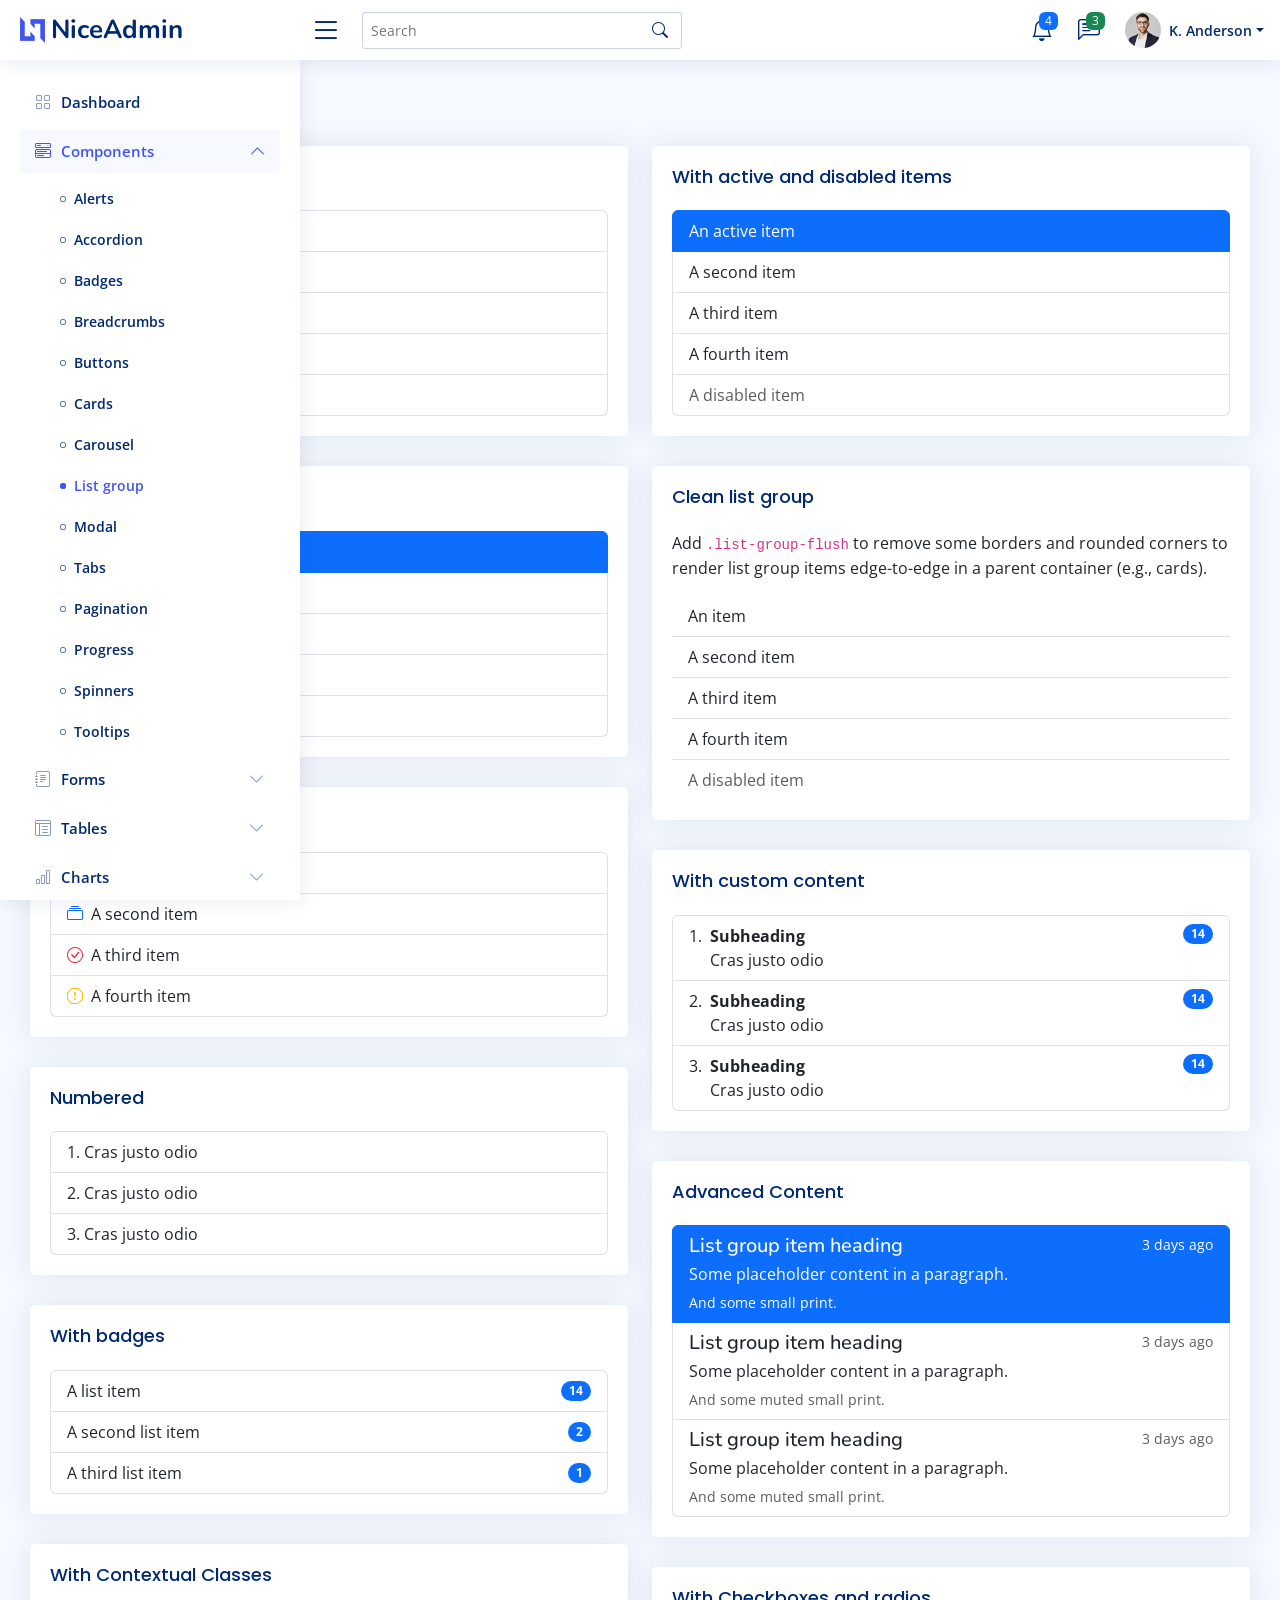
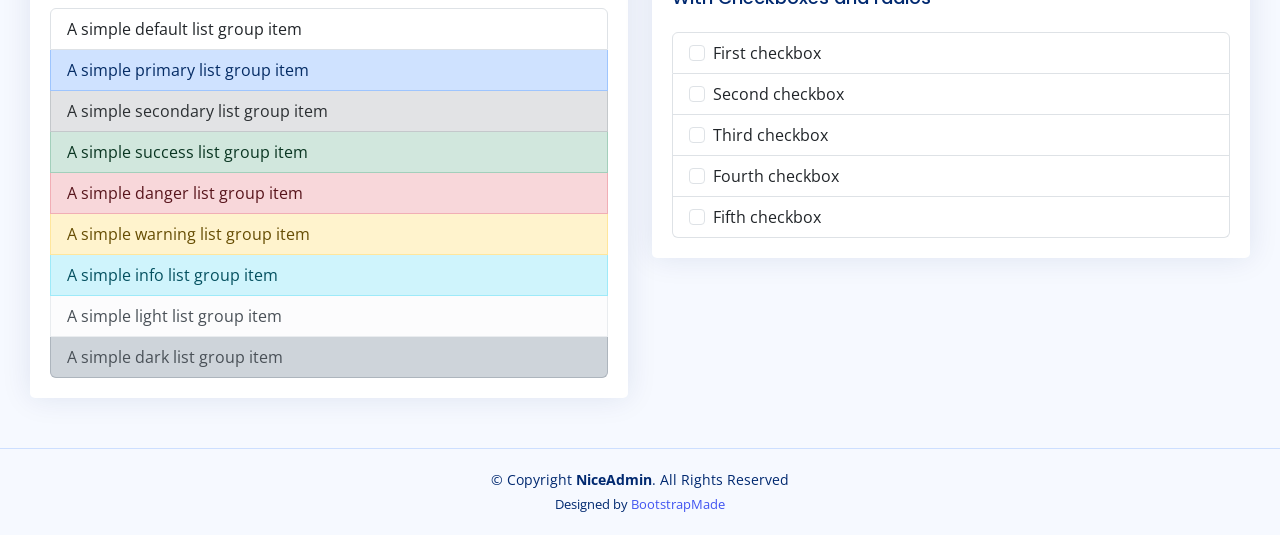
<file: public/asset/NiceAdmin/components-list-group.html>
<!DOCTYPE html>
<html lang="en">

<head>
  <meta charset="utf-8">
  <meta content="width=device-width, initial-scale=1.0" name="viewport">

  <title>Components / List Group - NiceAdmin Bootstrap Template</title>
  <meta content="" name="description">
  <meta content="" name="keywords">

  <!-- Favicons -->
  <link href="assets/img/favicon.png" rel="icon">
  <link href="assets/img/apple-touch-icon.png" rel="apple-touch-icon">

  <!-- Google Fonts -->
  <link href="https://fonts.gstatic.com" rel="preconnect">
  <link href="https://fonts.googleapis.com/css?family=Open+Sans:300,300i,400,400i,600,600i,700,700i|Nunito:300,300i,400,400i,600,600i,700,700i|Poppins:300,300i,400,400i,500,500i,600,600i,700,700i" rel="stylesheet">

  <!-- Vendor CSS Files -->
  <link href="assets/vendor/bootstrap/css/bootstrap.min.css" rel="stylesheet">
  <link href="assets/vendor/bootstrap-icons/bootstrap-icons.css" rel="stylesheet">
  <link href="assets/vendor/boxicons/css/boxicons.min.css" rel="stylesheet">
  <link href="assets/vendor/quill/quill.snow.css" rel="stylesheet">
  <link href="assets/vendor/quill/quill.bubble.css" rel="stylesheet">
  <link href="assets/vendor/remixicon/remixicon.css" rel="stylesheet">
  <link href="assets/vendor/simple-datatables/style.css" rel="stylesheet">

  <!-- Template Main CSS File -->
  <link href="assets/css/style.css" rel="stylesheet">

  <!-- =======================================================
  * Template Name: NiceAdmin
  * Updated: Sep 18 2023 with Bootstrap v5.3.2
  * Template URL: https://bootstrapmade.com/nice-admin-bootstrap-admin-html-template/
  * Author: BootstrapMade.com
  * License: https://bootstrapmade.com/license/
  ======================================================== -->
</head>

<body>

  <!-- ======= Header ======= -->
  <header id="header" class="header fixed-top d-flex align-items-center">

    <div class="d-flex align-items-center justify-content-between">
      <a href="index.html" class="logo d-flex align-items-center">
        <img src="assets/img/logo.png" alt="">
        <span class="d-none d-lg-block">NiceAdmin</span>
      </a>
      <i class="bi bi-list toggle-sidebar-btn"></i>
    </div><!-- End Logo -->

    <div class="search-bar">
      <form class="search-form d-flex align-items-center" method="POST" action="#">
        <input type="text" name="query" placeholder="Search" title="Enter search keyword">
        <button type="submit" title="Search"><i class="bi bi-search"></i></button>
      </form>
    </div><!-- End Search Bar -->

    <nav class="header-nav ms-auto">
      <ul class="d-flex align-items-center">

        <li class="nav-item d-block d-lg-none">
          <a class="nav-link nav-icon search-bar-toggle " href="#">
            <i class="bi bi-search"></i>
          </a>
        </li><!-- End Search Icon-->

        <li class="nav-item dropdown">

          <a class="nav-link nav-icon" href="#" data-bs-toggle="dropdown">
            <i class="bi bi-bell"></i>
            <span class="badge bg-primary badge-number">4</span>
          </a><!-- End Notification Icon -->

          <ul class="dropdown-menu dropdown-menu-end dropdown-menu-arrow notifications">
            <li class="dropdown-header">
              You have 4 new notifications
              <a href="#"><span class="badge rounded-pill bg-primary p-2 ms-2">View all</span></a>
            </li>
            <li>
              <hr class="dropdown-divider">
            </li>

            <li class="notification-item">
              <i class="bi bi-exclamation-circle text-warning"></i>
              <div>
                <h4>Lorem Ipsum</h4>
                <p>Quae dolorem earum veritatis oditseno</p>
                <p>30 min. ago</p>
              </div>
            </li>

            <li>
              <hr class="dropdown-divider">
            </li>

            <li class="notification-item">
              <i class="bi bi-x-circle text-danger"></i>
              <div>
                <h4>Atque rerum nesciunt</h4>
                <p>Quae dolorem earum veritatis oditseno</p>
                <p>1 hr. ago</p>
              </div>
            </li>

            <li>
              <hr class="dropdown-divider">
            </li>

            <li class="notification-item">
              <i class="bi bi-check-circle text-success"></i>
              <div>
                <h4>Sit rerum fuga</h4>
                <p>Quae dolorem earum veritatis oditseno</p>
                <p>2 hrs. ago</p>
              </div>
            </li>

            <li>
              <hr class="dropdown-divider">
            </li>

            <li class="notification-item">
              <i class="bi bi-info-circle text-primary"></i>
              <div>
                <h4>Dicta reprehenderit</h4>
                <p>Quae dolorem earum veritatis oditseno</p>
                <p>4 hrs. ago</p>
              </div>
            </li>

            <li>
              <hr class="dropdown-divider">
            </li>
            <li class="dropdown-footer">
              <a href="#">Show all notifications</a>
            </li>

          </ul><!-- End Notification Dropdown Items -->

        </li><!-- End Notification Nav -->

        <li class="nav-item dropdown">

          <a class="nav-link nav-icon" href="#" data-bs-toggle="dropdown">
            <i class="bi bi-chat-left-text"></i>
            <span class="badge bg-success badge-number">3</span>
          </a><!-- End Messages Icon -->

          <ul class="dropdown-menu dropdown-menu-end dropdown-menu-arrow messages">
            <li class="dropdown-header">
              You have 3 new messages
              <a href="#"><span class="badge rounded-pill bg-primary p-2 ms-2">View all</span></a>
            </li>
            <li>
              <hr class="dropdown-divider">
            </li>

            <li class="message-item">
              <a href="#">
                <img src="assets/img/messages-1.jpg" alt="" class="rounded-circle">
                <div>
                  <h4>Maria Hudson</h4>
                  <p>Velit asperiores et ducimus soluta repudiandae labore officia est ut...</p>
                  <p>4 hrs. ago</p>
                </div>
              </a>
            </li>
            <li>
              <hr class="dropdown-divider">
            </li>

            <li class="message-item">
              <a href="#">
                <img src="assets/img/messages-2.jpg" alt="" class="rounded-circle">
                <div>
                  <h4>Anna Nelson</h4>
                  <p>Velit asperiores et ducimus soluta repudiandae labore officia est ut...</p>
                  <p>6 hrs. ago</p>
                </div>
              </a>
            </li>
            <li>
              <hr class="dropdown-divider">
            </li>

            <li class="message-item">
              <a href="#">
                <img src="assets/img/messages-3.jpg" alt="" class="rounded-circle">
                <div>
                  <h4>David Muldon</h4>
                  <p>Velit asperiores et ducimus soluta repudiandae labore officia est ut...</p>
                  <p>8 hrs. ago</p>
                </div>
              </a>
            </li>
            <li>
              <hr class="dropdown-divider">
            </li>

            <li class="dropdown-footer">
              <a href="#">Show all messages</a>
            </li>

          </ul><!-- End Messages Dropdown Items -->

        </li><!-- End Messages Nav -->

        <li class="nav-item dropdown pe-3">

          <a class="nav-link nav-profile d-flex align-items-center pe-0" href="#" data-bs-toggle="dropdown">
            <img src="assets/img/profile-img.jpg" alt="Profile" class="rounded-circle">
            <span class="d-none d-md-block dropdown-toggle ps-2">K. Anderson</span>
          </a><!-- End Profile Iamge Icon -->

          <ul class="dropdown-menu dropdown-menu-end dropdown-menu-arrow profile">
            <li class="dropdown-header">
              <h6>Kevin Anderson</h6>
              <span>Web Designer</span>
            </li>
            <li>
              <hr class="dropdown-divider">
            </li>

            <li>
              <a class="dropdown-item d-flex align-items-center" href="users-profile.html">
                <i class="bi bi-person"></i>
                <span>My Profile</span>
              </a>
            </li>
            <li>
              <hr class="dropdown-divider">
            </li>

            <li>
              <a class="dropdown-item d-flex align-items-center" href="users-profile.html">
                <i class="bi bi-gear"></i>
                <span>Account Settings</span>
              </a>
            </li>
            <li>
              <hr class="dropdown-divider">
            </li>

            <li>
              <a class="dropdown-item d-flex align-items-center" href="pages-faq.html">
                <i class="bi bi-question-circle"></i>
                <span>Need Help?</span>
              </a>
            </li>
            <li>
              <hr class="dropdown-divider">
            </li>

            <li>
              <a class="dropdown-item d-flex align-items-center" href="#">
                <i class="bi bi-box-arrow-right"></i>
                <span>Sign Out</span>
              </a>
            </li>

          </ul><!-- End Profile Dropdown Items -->
        </li><!-- End Profile Nav -->

      </ul>
    </nav><!-- End Icons Navigation -->

  </header><!-- End Header -->

  <!-- ======= Sidebar ======= -->
  <aside id="sidebar" class="sidebar">

    <ul class="sidebar-nav" id="sidebar-nav">

      <li class="nav-item">
        <a class="nav-link collapsed" href="index.html">
          <i class="bi bi-grid"></i>
          <span>Dashboard</span>
        </a>
      </li><!-- End Dashboard Nav -->

      <li class="nav-item">
        <a class="nav-link " data-bs-target="#components-nav" data-bs-toggle="collapse" href="#">
          <i class="bi bi-menu-button-wide"></i><span>Components</span><i class="bi bi-chevron-down ms-auto"></i>
        </a>
        <ul id="components-nav" class="nav-content collapse show" data-bs-parent="#sidebar-nav">
          <li>
            <a href="components-alerts.html">
              <i class="bi bi-circle"></i><span>Alerts</span>
            </a>
          </li>
          <li>
            <a href="components-accordion.html">
              <i class="bi bi-circle"></i><span>Accordion</span>
            </a>
          </li>
          <li>
            <a href="components-badges.html">
              <i class="bi bi-circle"></i><span>Badges</span>
            </a>
          </li>
          <li>
            <a href="components-breadcrumbs.html">
              <i class="bi bi-circle"></i><span>Breadcrumbs</span>
            </a>
          </li>
          <li>
            <a href="components-buttons.html">
              <i class="bi bi-circle"></i><span>Buttons</span>
            </a>
          </li>
          <li>
            <a href="components-cards.html">
              <i class="bi bi-circle"></i><span>Cards</span>
            </a>
          </li>
          <li>
            <a href="components-carousel.html">
              <i class="bi bi-circle"></i><span>Carousel</span>
            </a>
          </li>
          <li>
            <a href="components-list-group.html" class="active">
              <i class="bi bi-circle"></i><span>List group</span>
            </a>
          </li>
          <li>
            <a href="components-modal.html">
              <i class="bi bi-circle"></i><span>Modal</span>
            </a>
          </li>
          <li>
            <a href="components-tabs.html">
              <i class="bi bi-circle"></i><span>Tabs</span>
            </a>
          </li>
          <li>
            <a href="components-pagination.html">
              <i class="bi bi-circle"></i><span>Pagination</span>
            </a>
          </li>
          <li>
            <a href="components-progress.html">
              <i class="bi bi-circle"></i><span>Progress</span>
            </a>
          </li>
          <li>
            <a href="components-spinners.html">
              <i class="bi bi-circle"></i><span>Spinners</span>
            </a>
          </li>
          <li>
            <a href="components-tooltips.html">
              <i class="bi bi-circle"></i><span>Tooltips</span>
            </a>
          </li>
        </ul>
      </li><!-- End Components Nav -->

      <li class="nav-item">
        <a class="nav-link collapsed" data-bs-target="#forms-nav" data-bs-toggle="collapse" href="#">
          <i class="bi bi-journal-text"></i><span>Forms</span><i class="bi bi-chevron-down ms-auto"></i>
        </a>
        <ul id="forms-nav" class="nav-content collapse " data-bs-parent="#sidebar-nav">
          <li>
            <a href="forms-elements.html">
              <i class="bi bi-circle"></i><span>Form Elements</span>
            </a>
          </li>
          <li>
            <a href="forms-layouts.html">
              <i class="bi bi-circle"></i><span>Form Layouts</span>
            </a>
          </li>
          <li>
            <a href="forms-editors.html">
              <i class="bi bi-circle"></i><span>Form Editors</span>
            </a>
          </li>
          <li>
            <a href="forms-validation.html">
              <i class="bi bi-circle"></i><span>Form Validation</span>
            </a>
          </li>
        </ul>
      </li><!-- End Forms Nav -->

      <li class="nav-item">
        <a class="nav-link collapsed" data-bs-target="#tables-nav" data-bs-toggle="collapse" href="#">
          <i class="bi bi-layout-text-window-reverse"></i><span>Tables</span><i class="bi bi-chevron-down ms-auto"></i>
        </a>
        <ul id="tables-nav" class="nav-content collapse " data-bs-parent="#sidebar-nav">
          <li>
            <a href="tables-general.html">
              <i class="bi bi-circle"></i><span>General Tables</span>
            </a>
          </li>
          <li>
            <a href="tables-data.html">
              <i class="bi bi-circle"></i><span>Data Tables</span>
            </a>
          </li>
        </ul>
      </li><!-- End Tables Nav -->

      <li class="nav-item">
        <a class="nav-link collapsed" data-bs-target="#charts-nav" data-bs-toggle="collapse" href="#">
          <i class="bi bi-bar-chart"></i><span>Charts</span><i class="bi bi-chevron-down ms-auto"></i>
        </a>
        <ul id="charts-nav" class="nav-content collapse " data-bs-parent="#sidebar-nav">
          <li>
            <a href="charts-chartjs.html">
              <i class="bi bi-circle"></i><span>Chart.js</span>
            </a>
          </li>
          <li>
            <a href="charts-apexcharts.html">
              <i class="bi bi-circle"></i><span>ApexCharts</span>
            </a>
          </li>
          <li>
            <a href="charts-echarts.html">
              <i class="bi bi-circle"></i><span>ECharts</span>
            </a>
          </li>
        </ul>
      </li><!-- End Charts Nav -->

      <li class="nav-item">
        <a class="nav-link collapsed" data-bs-target="#icons-nav" data-bs-toggle="collapse" href="#">
          <i class="bi bi-gem"></i><span>Icons</span><i class="bi bi-chevron-down ms-auto"></i>
        </a>
        <ul id="icons-nav" class="nav-content collapse " data-bs-parent="#sidebar-nav">
          <li>
            <a href="icons-bootstrap.html">
              <i class="bi bi-circle"></i><span>Bootstrap Icons</span>
            </a>
          </li>
          <li>
            <a href="icons-remix.html">
              <i class="bi bi-circle"></i><span>Remix Icons</span>
            </a>
          </li>
          <li>
            <a href="icons-boxicons.html">
              <i class="bi bi-circle"></i><span>Boxicons</span>
            </a>
          </li>
        </ul>
      </li><!-- End Icons Nav -->

      <li class="nav-heading">Pages</li>

      <li class="nav-item">
        <a class="nav-link collapsed" href="users-profile.html">
          <i class="bi bi-person"></i>
          <span>Profile</span>
        </a>
      </li><!-- End Profile Page Nav -->

      <li class="nav-item">
        <a class="nav-link collapsed" href="pages-faq.html">
          <i class="bi bi-question-circle"></i>
          <span>F.A.Q</span>
        </a>
      </li><!-- End F.A.Q Page Nav -->

      <li class="nav-item">
        <a class="nav-link collapsed" href="pages-contact.html">
          <i class="bi bi-envelope"></i>
          <span>Contact</span>
        </a>
      </li><!-- End Contact Page Nav -->

      <li class="nav-item">
        <a class="nav-link collapsed" href="pages-register.html">
          <i class="bi bi-card-list"></i>
          <span>Register</span>
        </a>
      </li><!-- End Register Page Nav -->

      <li class="nav-item">
        <a class="nav-link collapsed" href="pages-login.html">
          <i class="bi bi-box-arrow-in-right"></i>
          <span>Login</span>
        </a>
      </li><!-- End Login Page Nav -->

      <li class="nav-item">
        <a class="nav-link collapsed" href="pages-error-404.html">
          <i class="bi bi-dash-circle"></i>
          <span>Error 404</span>
        </a>
      </li><!-- End Error 404 Page Nav -->

      <li class="nav-item">
        <a class="nav-link collapsed" href="pages-blank.html">
          <i class="bi bi-file-earmark"></i>
          <span>Blank</span>
        </a>
      </li><!-- End Blank Page Nav -->

    </ul>

  </aside><!-- End Sidebar-->

  <main id="main" class="main">

    <div class="pagetitle">
      <h1>List Group</h1>
      <nav>
        <ol class="breadcrumb">
          <li class="breadcrumb-item"><a href="index.html">Home</a></li>
          <li class="breadcrumb-item">Components</li>
          <li class="breadcrumb-item active">List Group</li>
        </ol>
      </nav>
    </div><!-- End Page Title -->

    <section class="section">
      <div class="row">
        <div class="col-lg-6">

          <div class="card">
            <div class="card-body">
              <h5 class="card-title">Default List Group</h5>

              <!-- Default List group -->
              <ul class="list-group">
                <li class="list-group-item">An item</li>
                <li class="list-group-item">A second item</li>
                <li class="list-group-item">A third item</li>
                <li class="list-group-item">A fourth item</li>
                <li class="list-group-item">And a fifth one</li>
              </ul><!-- End Default List group -->

            </div>
          </div>

          <div class="card">
            <div class="card-body">
              <h5 class="card-title">Links and buttons</h5>

              <!-- List group with Links and buttons -->
              <div class="list-group">
                <button type="button" class="list-group-item list-group-item-action active" aria-current="true">
                  The current button
                </button>
                <button type="button" class="list-group-item list-group-item-action">A second item</button>
                <button type="button" class="list-group-item list-group-item-action">A third button item</button>
                <button type="button" class="list-group-item list-group-item-action">A fourth button item</button>
                <button type="button" class="list-group-item list-group-item-action" disabled>A disabled button item</button>
              </div><!-- End List group with Links and buttons -->

            </div>
          </div>

          <div class="card">
            <div class="card-body">
              <h5 class="card-title">With Icons</h5>

              <!-- List group With Icons -->
              <ul class="list-group">
                <li class="list-group-item"><i class="bi bi-star me-1 text-success"></i> An item</li>
                <li class="list-group-item"><i class="bi bi-collection me-1 text-primary"></i> A second item</li>
                <li class="list-group-item"><i class="bi bi-check-circle me-1 text-danger"></i> A third item</li>
                <li class="list-group-item"><i class="bi bi-exclamation-octagon me-1 text-warning"></i> A fourth item</li>
              </ul><!-- End List group With Icons -->

            </div>
          </div>

          <div class="card">
            <div class="card-body">
              <h5 class="card-title">Numbered</h5>

              <!-- List group Numbered -->
              <ol class="list-group list-group-numbered">
                <li class="list-group-item">Cras justo odio</li>
                <li class="list-group-item">Cras justo odio</li>
                <li class="list-group-item">Cras justo odio</li>
              </ol><!-- End List group Numbered -->

            </div>
          </div>

          <div class="card">
            <div class="card-body">
              <h5 class="card-title">With badges</h5>

              <!-- List group With badges -->
              <ul class="list-group">
                <li class="list-group-item d-flex justify-content-between align-items-center">
                  A list item
                  <span class="badge bg-primary rounded-pill">14</span>
                </li>
                <li class="list-group-item d-flex justify-content-between align-items-center">
                  A second list item
                  <span class="badge bg-primary rounded-pill">2</span>
                </li>
                <li class="list-group-item d-flex justify-content-between align-items-center">
                  A third list item
                  <span class="badge bg-primary rounded-pill">1</span>
                </li>
              </ul><!-- End List With badges -->

            </div>
          </div>

          <div class="card">
            <div class="card-body">
              <h5 class="card-title">With Contextual Classes</h5>

              <!-- List group With Contextual classes -->
              <ul class="list-group">
                <li class="list-group-item">A simple default list group item</li>

                <li class="list-group-item list-group-item-primary">A simple primary list group item</li>
                <li class="list-group-item list-group-item-secondary">A simple secondary list group item</li>
                <li class="list-group-item list-group-item-success">A simple success list group item</li>
                <li class="list-group-item list-group-item-danger">A simple danger list group item</li>
                <li class="list-group-item list-group-item-warning">A simple warning list group item</li>
                <li class="list-group-item list-group-item-info">A simple info list group item</li>
                <li class="list-group-item list-group-item-light">A simple light list group item</li>
                <li class="list-group-item list-group-item-dark">A simple dark list group item</li>
              </ul><!-- End List Group With Contextual classes -->

            </div>
          </div>

        </div>

        <div class="col-lg-6">

          <div class="card">
            <div class="card-body">
              <h5 class="card-title">With active and disabled items</h5>

              <!-- List group with active and disabled items -->
              <ul class="list-group">
                <li class="list-group-item active" aria-current="true">An active item</li>
                <li class="list-group-item">A second item</li>
                <li class="list-group-item">A third item</li>
                <li class="list-group-item">A fourth item</li>
                <li class="list-group-item disabled" aria-disabled="true">A disabled item</li>
              </ul><!-- End ist group with active and disabled items -->

            </div>
          </div>

          <div class="card">
            <div class="card-body">
              <h5 class="card-title">Clean list group</h5>
              <p>Add <code>.list-group-flush</code> to remove some borders and rounded corners to render list group items edge-to-edge in a parent container (e.g., cards).</p>

              <!-- List group with active and disabled items -->
              <ul class="list-group list-group-flush">
                <li class="list-group-item">An item</li>
                <li class="list-group-item">A second item</li>
                <li class="list-group-item">A third item</li>
                <li class="list-group-item">A fourth item</li>
                <li class="list-group-item disabled" aria-disabled="true">A disabled item</li>
              </ul><!-- End Clean list group -->

            </div>
          </div>

          <div class="card">
            <div class="card-body">
              <h5 class="card-title">With custom content</h5>

              <!-- List group with custom content -->
              <ol class="list-group list-group-numbered">
                <li class="list-group-item d-flex justify-content-between align-items-start">
                  <div class="ms-2 me-auto">
                    <div class="fw-bold">Subheading</div>
                    Cras justo odio
                  </div>
                  <span class="badge bg-primary rounded-pill">14</span>
                </li>
                <li class="list-group-item d-flex justify-content-between align-items-start">
                  <div class="ms-2 me-auto">
                    <div class="fw-bold">Subheading</div>
                    Cras justo odio
                  </div>
                  <span class="badge bg-primary rounded-pill">14</span>
                </li>
                <li class="list-group-item d-flex justify-content-between align-items-start">
                  <div class="ms-2 me-auto">
                    <div class="fw-bold">Subheading</div>
                    Cras justo odio
                  </div>
                  <span class="badge bg-primary rounded-pill">14</span>
                </li>
              </ol><!-- End with custom content -->

            </div>
          </div>

          <div class="card">
            <div class="card-body">
              <h5 class="card-title">Advanced Content</h5>

              <!-- List group with Advanced Contents -->
              <div class="list-group">
                <a href="#" class="list-group-item list-group-item-action active" aria-current="true">
                  <div class="d-flex w-100 justify-content-between">
                    <h5 class="mb-1">List group item heading</h5>
                    <small>3 days ago</small>
                  </div>
                  <p class="mb-1">Some placeholder content in a paragraph.</p>
                  <small>And some small print.</small>
                </a>
                <a href="#" class="list-group-item list-group-item-action">
                  <div class="d-flex w-100 justify-content-between">
                    <h5 class="mb-1">List group item heading</h5>
                    <small class="text-muted">3 days ago</small>
                  </div>
                  <p class="mb-1">Some placeholder content in a paragraph.</p>
                  <small class="text-muted">And some muted small print.</small>
                </a>
                <a href="#" class="list-group-item list-group-item-action">
                  <div class="d-flex w-100 justify-content-between">
                    <h5 class="mb-1">List group item heading</h5>
                    <small class="text-muted">3 days ago</small>
                  </div>
                  <p class="mb-1">Some placeholder content in a paragraph.</p>
                  <small class="text-muted">And some muted small print.</small>
                </a>
              </div><!-- End List group Advanced Content -->

            </div>
          </div>

          <div class="card">
            <div class="card-body">
              <h5 class="card-title">With Checkboxes and radios</h5>

              <!-- List group With Checkboxes and radios -->
              <ul class="list-group">
                <li class="list-group-item">
                  <input class="form-check-input me-1" type="checkbox" value="" aria-label="...">
                  First checkbox
                </li>
                <li class="list-group-item">
                  <input class="form-check-input me-1" type="checkbox" value="" aria-label="...">
                  Second checkbox
                </li>
                <li class="list-group-item">
                  <input class="form-check-input me-1" type="checkbox" value="" aria-label="...">
                  Third checkbox
                </li>
                <li class="list-group-item">
                  <input class="form-check-input me-1" type="checkbox" value="" aria-label="...">
                  Fourth checkbox
                </li>
                <li class="list-group-item">
                  <input class="form-check-input me-1" type="checkbox" value="" aria-label="...">
                  Fifth checkbox
                </li>
              </ul><!-- End List Checkboxes and radios -->

            </div>
          </div>

        </div>

      </div>
    </section>

  </main><!-- End #main -->

  <!-- ======= Footer ======= -->
  <footer id="footer" class="footer">
    <div class="copyright">
      &copy; Copyright <strong><span>NiceAdmin</span></strong>. All Rights Reserved
    </div>
    <div class="credits">
      <!-- All the links in the footer should remain intact. -->
      <!-- You can delete the links only if you purchased the pro version. -->
      <!-- Licensing information: https://bootstrapmade.com/license/ -->
      <!-- Purchase the pro version with working PHP/AJAX contact form: https://bootstrapmade.com/nice-admin-bootstrap-admin-html-template/ -->
      Designed by <a href="https://bootstrapmade.com/">BootstrapMade</a>
    </div>
  </footer><!-- End Footer -->

  <a href="#" class="back-to-top d-flex align-items-center justify-content-center"><i class="bi bi-arrow-up-short"></i></a>

  <!-- Vendor JS Files -->
  <script src="assets/vendor/apexcharts/apexcharts.min.js"></script>
  <script src="assets/vendor/bootstrap/js/bootstrap.bundle.min.js"></script>
  <script src="assets/vendor/chart.js/chart.umd.js"></script>
  <script src="assets/vendor/echarts/echarts.min.js"></script>
  <script src="assets/vendor/quill/quill.min.js"></script>
  <script src="assets/vendor/simple-datatables/simple-datatables.js"></script>
  <script src="assets/vendor/tinymce/tinymce.min.js"></script>
  <script src="assets/vendor/php-email-form/validate.js"></script>

  <!-- Template Main JS File -->
  <script src="assets/js/main.js"></script>

</body>

</html>
</file>
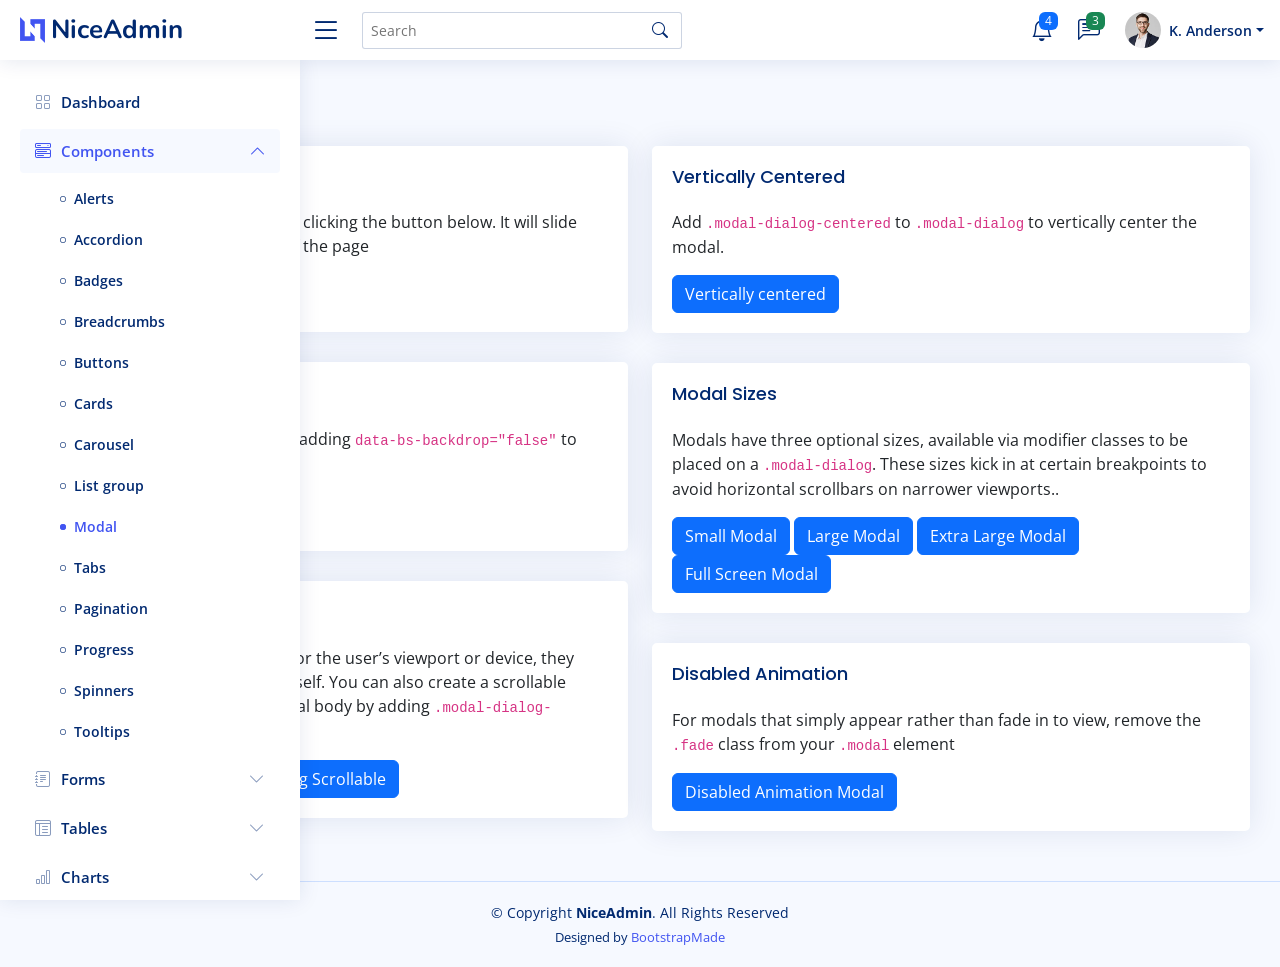
<file: public/asset/NiceAdmin/components-modal.html>
<!DOCTYPE html>
<html lang="en">

<head>
  <meta charset="utf-8">
  <meta content="width=device-width, initial-scale=1.0" name="viewport">

  <title>Components / Modal - NiceAdmin Bootstrap Template</title>
  <meta content="" name="description">
  <meta content="" name="keywords">

  <!-- Favicons -->
  <link href="assets/img/favicon.png" rel="icon">
  <link href="assets/img/apple-touch-icon.png" rel="apple-touch-icon">

  <!-- Google Fonts -->
  <link href="https://fonts.gstatic.com" rel="preconnect">
  <link href="https://fonts.googleapis.com/css?family=Open+Sans:300,300i,400,400i,600,600i,700,700i|Nunito:300,300i,400,400i,600,600i,700,700i|Poppins:300,300i,400,400i,500,500i,600,600i,700,700i" rel="stylesheet">

  <!-- Vendor CSS Files -->
  <link href="assets/vendor/bootstrap/css/bootstrap.min.css" rel="stylesheet">
  <link href="assets/vendor/bootstrap-icons/bootstrap-icons.css" rel="stylesheet">
  <link href="assets/vendor/boxicons/css/boxicons.min.css" rel="stylesheet">
  <link href="assets/vendor/quill/quill.snow.css" rel="stylesheet">
  <link href="assets/vendor/quill/quill.bubble.css" rel="stylesheet">
  <link href="assets/vendor/remixicon/remixicon.css" rel="stylesheet">
  <link href="assets/vendor/simple-datatables/style.css" rel="stylesheet">

  <!-- Template Main CSS File -->
  <link href="assets/css/style.css" rel="stylesheet">

  <!-- =======================================================
  * Template Name: NiceAdmin
  * Updated: Sep 18 2023 with Bootstrap v5.3.2
  * Template URL: https://bootstrapmade.com/nice-admin-bootstrap-admin-html-template/
  * Author: BootstrapMade.com
  * License: https://bootstrapmade.com/license/
  ======================================================== -->
</head>

<body>

  <!-- ======= Header ======= -->
  <header id="header" class="header fixed-top d-flex align-items-center">

    <div class="d-flex align-items-center justify-content-between">
      <a href="index.html" class="logo d-flex align-items-center">
        <img src="assets/img/logo.png" alt="">
        <span class="d-none d-lg-block">NiceAdmin</span>
      </a>
      <i class="bi bi-list toggle-sidebar-btn"></i>
    </div><!-- End Logo -->

    <div class="search-bar">
      <form class="search-form d-flex align-items-center" method="POST" action="#">
        <input type="text" name="query" placeholder="Search" title="Enter search keyword">
        <button type="submit" title="Search"><i class="bi bi-search"></i></button>
      </form>
    </div><!-- End Search Bar -->

    <nav class="header-nav ms-auto">
      <ul class="d-flex align-items-center">

        <li class="nav-item d-block d-lg-none">
          <a class="nav-link nav-icon search-bar-toggle " href="#">
            <i class="bi bi-search"></i>
          </a>
        </li><!-- End Search Icon-->

        <li class="nav-item dropdown">

          <a class="nav-link nav-icon" href="#" data-bs-toggle="dropdown">
            <i class="bi bi-bell"></i>
            <span class="badge bg-primary badge-number">4</span>
          </a><!-- End Notification Icon -->

          <ul class="dropdown-menu dropdown-menu-end dropdown-menu-arrow notifications">
            <li class="dropdown-header">
              You have 4 new notifications
              <a href="#"><span class="badge rounded-pill bg-primary p-2 ms-2">View all</span></a>
            </li>
            <li>
              <hr class="dropdown-divider">
            </li>

            <li class="notification-item">
              <i class="bi bi-exclamation-circle text-warning"></i>
              <div>
                <h4>Lorem Ipsum</h4>
                <p>Quae dolorem earum veritatis oditseno</p>
                <p>30 min. ago</p>
              </div>
            </li>

            <li>
              <hr class="dropdown-divider">
            </li>

            <li class="notification-item">
              <i class="bi bi-x-circle text-danger"></i>
              <div>
                <h4>Atque rerum nesciunt</h4>
                <p>Quae dolorem earum veritatis oditseno</p>
                <p>1 hr. ago</p>
              </div>
            </li>

            <li>
              <hr class="dropdown-divider">
            </li>

            <li class="notification-item">
              <i class="bi bi-check-circle text-success"></i>
              <div>
                <h4>Sit rerum fuga</h4>
                <p>Quae dolorem earum veritatis oditseno</p>
                <p>2 hrs. ago</p>
              </div>
            </li>

            <li>
              <hr class="dropdown-divider">
            </li>

            <li class="notification-item">
              <i class="bi bi-info-circle text-primary"></i>
              <div>
                <h4>Dicta reprehenderit</h4>
                <p>Quae dolorem earum veritatis oditseno</p>
                <p>4 hrs. ago</p>
              </div>
            </li>

            <li>
              <hr class="dropdown-divider">
            </li>
            <li class="dropdown-footer">
              <a href="#">Show all notifications</a>
            </li>

          </ul><!-- End Notification Dropdown Items -->

        </li><!-- End Notification Nav -->

        <li class="nav-item dropdown">

          <a class="nav-link nav-icon" href="#" data-bs-toggle="dropdown">
            <i class="bi bi-chat-left-text"></i>
            <span class="badge bg-success badge-number">3</span>
          </a><!-- End Messages Icon -->

          <ul class="dropdown-menu dropdown-menu-end dropdown-menu-arrow messages">
            <li class="dropdown-header">
              You have 3 new messages
              <a href="#"><span class="badge rounded-pill bg-primary p-2 ms-2">View all</span></a>
            </li>
            <li>
              <hr class="dropdown-divider">
            </li>

            <li class="message-item">
              <a href="#">
                <img src="assets/img/messages-1.jpg" alt="" class="rounded-circle">
                <div>
                  <h4>Maria Hudson</h4>
                  <p>Velit asperiores et ducimus soluta repudiandae labore officia est ut...</p>
                  <p>4 hrs. ago</p>
                </div>
              </a>
            </li>
            <li>
              <hr class="dropdown-divider">
            </li>

            <li class="message-item">
              <a href="#">
                <img src="assets/img/messages-2.jpg" alt="" class="rounded-circle">
                <div>
                  <h4>Anna Nelson</h4>
                  <p>Velit asperiores et ducimus soluta repudiandae labore officia est ut...</p>
                  <p>6 hrs. ago</p>
                </div>
              </a>
            </li>
            <li>
              <hr class="dropdown-divider">
            </li>

            <li class="message-item">
              <a href="#">
                <img src="assets/img/messages-3.jpg" alt="" class="rounded-circle">
                <div>
                  <h4>David Muldon</h4>
                  <p>Velit asperiores et ducimus soluta repudiandae labore officia est ut...</p>
                  <p>8 hrs. ago</p>
                </div>
              </a>
            </li>
            <li>
              <hr class="dropdown-divider">
            </li>

            <li class="dropdown-footer">
              <a href="#">Show all messages</a>
            </li>

          </ul><!-- End Messages Dropdown Items -->

        </li><!-- End Messages Nav -->

        <li class="nav-item dropdown pe-3">

          <a class="nav-link nav-profile d-flex align-items-center pe-0" href="#" data-bs-toggle="dropdown">
            <img src="assets/img/profile-img.jpg" alt="Profile" class="rounded-circle">
            <span class="d-none d-md-block dropdown-toggle ps-2">K. Anderson</span>
          </a><!-- End Profile Iamge Icon -->

          <ul class="dropdown-menu dropdown-menu-end dropdown-menu-arrow profile">
            <li class="dropdown-header">
              <h6>Kevin Anderson</h6>
              <span>Web Designer</span>
            </li>
            <li>
              <hr class="dropdown-divider">
            </li>

            <li>
              <a class="dropdown-item d-flex align-items-center" href="users-profile.html">
                <i class="bi bi-person"></i>
                <span>My Profile</span>
              </a>
            </li>
            <li>
              <hr class="dropdown-divider">
            </li>

            <li>
              <a class="dropdown-item d-flex align-items-center" href="users-profile.html">
                <i class="bi bi-gear"></i>
                <span>Account Settings</span>
              </a>
            </li>
            <li>
              <hr class="dropdown-divider">
            </li>

            <li>
              <a class="dropdown-item d-flex align-items-center" href="pages-faq.html">
                <i class="bi bi-question-circle"></i>
                <span>Need Help?</span>
              </a>
            </li>
            <li>
              <hr class="dropdown-divider">
            </li>

            <li>
              <a class="dropdown-item d-flex align-items-center" href="#">
                <i class="bi bi-box-arrow-right"></i>
                <span>Sign Out</span>
              </a>
            </li>

          </ul><!-- End Profile Dropdown Items -->
        </li><!-- End Profile Nav -->

      </ul>
    </nav><!-- End Icons Navigation -->

  </header><!-- End Header -->

  <!-- ======= Sidebar ======= -->
  <aside id="sidebar" class="sidebar">

    <ul class="sidebar-nav" id="sidebar-nav">

      <li class="nav-item">
        <a class="nav-link collapsed" href="index.html">
          <i class="bi bi-grid"></i>
          <span>Dashboard</span>
        </a>
      </li><!-- End Dashboard Nav -->

      <li class="nav-item">
        <a class="nav-link " data-bs-target="#components-nav" data-bs-toggle="collapse" href="#">
          <i class="bi bi-menu-button-wide"></i><span>Components</span><i class="bi bi-chevron-down ms-auto"></i>
        </a>
        <ul id="components-nav" class="nav-content collapse show" data-bs-parent="#sidebar-nav">
          <li>
            <a href="components-alerts.html">
              <i class="bi bi-circle"></i><span>Alerts</span>
            </a>
          </li>
          <li>
            <a href="components-accordion.html">
              <i class="bi bi-circle"></i><span>Accordion</span>
            </a>
          </li>
          <li>
            <a href="components-badges.html">
              <i class="bi bi-circle"></i><span>Badges</span>
            </a>
          </li>
          <li>
            <a href="components-breadcrumbs.html">
              <i class="bi bi-circle"></i><span>Breadcrumbs</span>
            </a>
          </li>
          <li>
            <a href="components-buttons.html">
              <i class="bi bi-circle"></i><span>Buttons</span>
            </a>
          </li>
          <li>
            <a href="components-cards.html">
              <i class="bi bi-circle"></i><span>Cards</span>
            </a>
          </li>
          <li>
            <a href="components-carousel.html">
              <i class="bi bi-circle"></i><span>Carousel</span>
            </a>
          </li>
          <li>
            <a href="components-list-group.html">
              <i class="bi bi-circle"></i><span>List group</span>
            </a>
          </li>
          <li>
            <a href="components-modal.html" class="active">
              <i class="bi bi-circle"></i><span>Modal</span>
            </a>
          </li>
          <li>
            <a href="components-tabs.html">
              <i class="bi bi-circle"></i><span>Tabs</span>
            </a>
          </li>
          <li>
            <a href="components-pagination.html">
              <i class="bi bi-circle"></i><span>Pagination</span>
            </a>
          </li>
          <li>
            <a href="components-progress.html">
              <i class="bi bi-circle"></i><span>Progress</span>
            </a>
          </li>
          <li>
            <a href="components-spinners.html">
              <i class="bi bi-circle"></i><span>Spinners</span>
            </a>
          </li>
          <li>
            <a href="components-tooltips.html">
              <i class="bi bi-circle"></i><span>Tooltips</span>
            </a>
          </li>
        </ul>
      </li><!-- End Components Nav -->

      <li class="nav-item">
        <a class="nav-link collapsed" data-bs-target="#forms-nav" data-bs-toggle="collapse" href="#">
          <i class="bi bi-journal-text"></i><span>Forms</span><i class="bi bi-chevron-down ms-auto"></i>
        </a>
        <ul id="forms-nav" class="nav-content collapse " data-bs-parent="#sidebar-nav">
          <li>
            <a href="forms-elements.html">
              <i class="bi bi-circle"></i><span>Form Elements</span>
            </a>
          </li>
          <li>
            <a href="forms-layouts.html">
              <i class="bi bi-circle"></i><span>Form Layouts</span>
            </a>
          </li>
          <li>
            <a href="forms-editors.html">
              <i class="bi bi-circle"></i><span>Form Editors</span>
            </a>
          </li>
          <li>
            <a href="forms-validation.html">
              <i class="bi bi-circle"></i><span>Form Validation</span>
            </a>
          </li>
        </ul>
      </li><!-- End Forms Nav -->

      <li class="nav-item">
        <a class="nav-link collapsed" data-bs-target="#tables-nav" data-bs-toggle="collapse" href="#">
          <i class="bi bi-layout-text-window-reverse"></i><span>Tables</span><i class="bi bi-chevron-down ms-auto"></i>
        </a>
        <ul id="tables-nav" class="nav-content collapse " data-bs-parent="#sidebar-nav">
          <li>
            <a href="tables-general.html">
              <i class="bi bi-circle"></i><span>General Tables</span>
            </a>
          </li>
          <li>
            <a href="tables-data.html">
              <i class="bi bi-circle"></i><span>Data Tables</span>
            </a>
          </li>
        </ul>
      </li><!-- End Tables Nav -->

      <li class="nav-item">
        <a class="nav-link collapsed" data-bs-target="#charts-nav" data-bs-toggle="collapse" href="#">
          <i class="bi bi-bar-chart"></i><span>Charts</span><i class="bi bi-chevron-down ms-auto"></i>
        </a>
        <ul id="charts-nav" class="nav-content collapse " data-bs-parent="#sidebar-nav">
          <li>
            <a href="charts-chartjs.html">
              <i class="bi bi-circle"></i><span>Chart.js</span>
            </a>
          </li>
          <li>
            <a href="charts-apexcharts.html">
              <i class="bi bi-circle"></i><span>ApexCharts</span>
            </a>
          </li>
          <li>
            <a href="charts-echarts.html">
              <i class="bi bi-circle"></i><span>ECharts</span>
            </a>
          </li>
        </ul>
      </li><!-- End Charts Nav -->

      <li class="nav-item">
        <a class="nav-link collapsed" data-bs-target="#icons-nav" data-bs-toggle="collapse" href="#">
          <i class="bi bi-gem"></i><span>Icons</span><i class="bi bi-chevron-down ms-auto"></i>
        </a>
        <ul id="icons-nav" class="nav-content collapse " data-bs-parent="#sidebar-nav">
          <li>
            <a href="icons-bootstrap.html">
              <i class="bi bi-circle"></i><span>Bootstrap Icons</span>
            </a>
          </li>
          <li>
            <a href="icons-remix.html">
              <i class="bi bi-circle"></i><span>Remix Icons</span>
            </a>
          </li>
          <li>
            <a href="icons-boxicons.html">
              <i class="bi bi-circle"></i><span>Boxicons</span>
            </a>
          </li>
        </ul>
      </li><!-- End Icons Nav -->

      <li class="nav-heading">Pages</li>

      <li class="nav-item">
        <a class="nav-link collapsed" href="users-profile.html">
          <i class="bi bi-person"></i>
          <span>Profile</span>
        </a>
      </li><!-- End Profile Page Nav -->

      <li class="nav-item">
        <a class="nav-link collapsed" href="pages-faq.html">
          <i class="bi bi-question-circle"></i>
          <span>F.A.Q</span>
        </a>
      </li><!-- End F.A.Q Page Nav -->

      <li class="nav-item">
        <a class="nav-link collapsed" href="pages-contact.html">
          <i class="bi bi-envelope"></i>
          <span>Contact</span>
        </a>
      </li><!-- End Contact Page Nav -->

      <li class="nav-item">
        <a class="nav-link collapsed" href="pages-register.html">
          <i class="bi bi-card-list"></i>
          <span>Register</span>
        </a>
      </li><!-- End Register Page Nav -->

      <li class="nav-item">
        <a class="nav-link collapsed" href="pages-login.html">
          <i class="bi bi-box-arrow-in-right"></i>
          <span>Login</span>
        </a>
      </li><!-- End Login Page Nav -->

      <li class="nav-item">
        <a class="nav-link collapsed" href="pages-error-404.html">
          <i class="bi bi-dash-circle"></i>
          <span>Error 404</span>
        </a>
      </li><!-- End Error 404 Page Nav -->

      <li class="nav-item">
        <a class="nav-link collapsed" href="pages-blank.html">
          <i class="bi bi-file-earmark"></i>
          <span>Blank</span>
        </a>
      </li><!-- End Blank Page Nav -->

    </ul>

  </aside><!-- End Sidebar-->

  <main id="main" class="main">

    <div class="pagetitle">
      <h1>Modal</h1>
      <nav>
        <ol class="breadcrumb">
          <li class="breadcrumb-item"><a href="index.html">Home</a></li>
          <li class="breadcrumb-item">Components</li>
          <li class="breadcrumb-item active">Modal</li>
        </ol>
      </nav>
    </div><!-- End Page Title -->

    <section class="section">
      <div class="row">
        <div class="col-lg-6">

          <div class="card">
            <div class="card-body">
              <h5 class="card-title">Basic Modal</h5>
              <p>Toggle a working modal demo by clicking the button below. It will slide down and fade in from the top of the page</p>

              <!-- Basic Modal -->
              <button type="button" class="btn btn-primary" data-bs-toggle="modal" data-bs-target="#basicModal">
                Basic Modal
              </button>
              <div class="modal fade" id="basicModal" tabindex="-1">
                <div class="modal-dialog">
                  <div class="modal-content">
                    <div class="modal-header">
                      <h5 class="modal-title">Basic Modal</h5>
                      <button type="button" class="btn-close" data-bs-dismiss="modal" aria-label="Close"></button>
                    </div>
                    <div class="modal-body">
                      Non omnis incidunt qui sed occaecati magni asperiores est mollitia. Soluta at et reprehenderit. Placeat autem numquam et fuga numquam. Tempora in facere consequatur sit dolor ipsum. Consequatur nemo amet incidunt est facilis. Dolorem neque recusandae quo sit molestias sint dignissimos.
                    </div>
                    <div class="modal-footer">
                      <button type="button" class="btn btn-secondary" data-bs-dismiss="modal">Close</button>
                      <button type="button" class="btn btn-primary">Save changes</button>
                    </div>
                  </div>
                </div>
              </div><!-- End Basic Modal-->

            </div>
          </div>

          <div class="card">
            <div class="card-body">
              <h5 class="card-title">Disabled Backdrop</h5>
              <p>You can disable the backdrop by adding <code>data-bs-backdrop="false"</code> to <code>.modal-dialog</code></p>

              <!-- Disabled Backdrop Modal -->
              <button type="button" class="btn btn-primary" data-bs-toggle="modal" data-bs-target="#disablebackdrop">
                Launch Modal
              </button>
              <div class="modal fade" id="disablebackdrop" tabindex="-1" data-bs-backdrop="false">
                <div class="modal-dialog">
                  <div class="modal-content">
                    <div class="modal-header">
                      <h5 class="modal-title">Disabled Backdrop</h5>
                      <button type="button" class="btn-close" data-bs-dismiss="modal" aria-label="Close"></button>
                    </div>
                    <div class="modal-body">
                      Non omnis incidunt qui sed occaecati magni asperiores est mollitia. Soluta at et reprehenderit. Placeat autem numquam et fuga numquam. Tempora in facere consequatur sit dolor ipsum. Consequatur nemo amet incidunt est facilis. Dolorem neque recusandae quo sit molestias sint dignissimos.
                    </div>
                    <div class="modal-footer">
                      <button type="button" class="btn btn-secondary" data-bs-dismiss="modal">Close</button>
                      <button type="button" class="btn btn-primary">Save changes</button>
                    </div>
                  </div>
                </div>
              </div><!-- End Disabled Backdrop Modal-->

            </div>
          </div>

          <div class="card">
            <div class="card-body">
              <h5 class="card-title">Scrolling long content</h5>
              <p>When modals become too long for the user’s viewport or device, they scroll independent of the page itself. You can also create a scrollable modal that allows scroll the modal body by adding <code>.modal-dialog-scrollable</code> to <code>.modal-dialog</code></p>

              <!-- Scrolling Modal -->
              <button type="button" class="btn btn-primary" data-bs-toggle="modal" data-bs-target="#scrollingModal">
                Scrolling Modal
              </button>
              <div class="modal fade" id="scrollingModal" tabindex="-1">
                <div class="modal-dialog">
                  <div class="modal-content">
                    <div class="modal-header">
                      <h5 class="modal-title">Scrolling Modal</h5>
                      <button type="button" class="btn-close" data-bs-dismiss="modal" aria-label="Close"></button>
                    </div>
                    <div class="modal-body" style="min-height: 1500px;">
                      Non omnis incidunt qui sed occaecati magni asperiores est mollitia. Soluta at et reprehenderit. Placeat autem numquam et fuga numquam. Tempora in facere consequatur sit dolor ipsum. Consequatur nemo amet incidunt est facilis. Dolorem neque recusandae quo sit molestias sint dignissimos.
                    </div>
                    <div class="modal-footer">
                      <button type="button" class="btn btn-secondary" data-bs-dismiss="modal">Close</button>
                      <button type="button" class="btn btn-primary">Save changes</button>
                    </div>
                  </div>
                </div>
              </div><!-- End Scrolling Modal-->

              <!-- Modal Dialog Scrollable -->
              <button type="button" class="btn btn-primary" data-bs-toggle="modal" data-bs-target="#modalDialogScrollable">
                Modal Dialog Scrollable
              </button>
              <div class="modal fade" id="modalDialogScrollable" tabindex="-1">
                <div class="modal-dialog modal-dialog-scrollable">
                  <div class="modal-content">
                    <div class="modal-header">
                      <h5 class="modal-title">Modal Dialog Scrollable</h5>
                      <button type="button" class="btn-close" data-bs-dismiss="modal" aria-label="Close"></button>
                    </div>
                    <div class="modal-body">
                      Non omnis incidunt qui sed occaecati magni asperiores est mollitia. Soluta at et reprehenderit. Placeat autem numquam et fuga numquam. Tempora in facere consequatur sit dolor ipsum. Consequatur nemo amet incidunt est facilis. Dolorem neque recusandae quo sit molestias sint dignissimos.
                      <br><br><br><br><br><br><br><br><br><br><br><br><br><br><br><br><br><br><br><br><br><br><br><br><br><br><br><br><br><br><br><br><br><br><br><br><br><br><br><br>
                      This content should appear at the bottom after you scroll.
                    </div>
                    <div class="modal-footer">
                      <button type="button" class="btn btn-secondary" data-bs-dismiss="modal">Close</button>
                      <button type="button" class="btn btn-primary">Save changes</button>
                    </div>
                  </div>
                </div>
              </div><!-- End Modal Dialog Scrollable-->

            </div>
          </div>

        </div>

        <div class="col-lg-6">

          <div class="card">
            <div class="card-body">
              <h5 class="card-title">Vertically Centered</h5>
              <p>Add <code>.modal-dialog-centered</code> to <code>.modal-dialog</code> to vertically center the modal.</p>

              <!-- Vertically centered Modal -->
              <button type="button" class="btn btn-primary" data-bs-toggle="modal" data-bs-target="#verticalycentered">
                Vertically centered
              </button>
              <div class="modal fade" id="verticalycentered" tabindex="-1">
                <div class="modal-dialog modal-dialog-centered">
                  <div class="modal-content">
                    <div class="modal-header">
                      <h5 class="modal-title">Vertically Centered</h5>
                      <button type="button" class="btn-close" data-bs-dismiss="modal" aria-label="Close"></button>
                    </div>
                    <div class="modal-body">
                      Non omnis incidunt qui sed occaecati magni asperiores est mollitia. Soluta at et reprehenderit. Placeat autem numquam et fuga numquam. Tempora in facere consequatur sit dolor ipsum. Consequatur nemo amet incidunt est facilis. Dolorem neque recusandae quo sit molestias sint dignissimos.
                    </div>
                    <div class="modal-footer">
                      <button type="button" class="btn btn-secondary" data-bs-dismiss="modal">Close</button>
                      <button type="button" class="btn btn-primary">Save changes</button>
                    </div>
                  </div>
                </div>
              </div><!-- End Vertically centered Modal-->

            </div>
          </div>

          <div class="card">
            <div class="card-body">
              <h5 class="card-title">Modal Sizes</h5>
              <p>Modals have three optional sizes, available via modifier classes to be placed on a <code>.modal-dialog</code>. These sizes kick in at certain breakpoints to avoid horizontal scrollbars on narrower viewports..</p>

              <!-- Small Modal -->
              <button type="button" class="btn btn-primary" data-bs-toggle="modal" data-bs-target="#smallModal">
                Small Modal
              </button>

              <div class="modal fade" id="smallModal" tabindex="-1">
                <div class="modal-dialog modal-sm">
                  <div class="modal-content">
                    <div class="modal-header">
                      <h5 class="modal-title">Small Modal</h5>
                      <button type="button" class="btn-close" data-bs-dismiss="modal" aria-label="Close"></button>
                    </div>
                    <div class="modal-body">
                      Non omnis incidunt qui sed occaecati magni asperiores est mollitia. Soluta at et reprehenderit. Placeat autem numquam et fuga numquam. Tempora in facere consequatur sit dolor ipsum. Consequatur nemo amet incidunt est facilis. Dolorem neque recusandae quo sit molestias sint dignissimos.
                    </div>
                    <div class="modal-footer">
                      <button type="button" class="btn btn-secondary" data-bs-dismiss="modal">Close</button>
                      <button type="button" class="btn btn-primary">Save changes</button>
                    </div>
                  </div>
                </div>
              </div><!-- End Small Modal-->

              <!-- Large Modal -->
              <button type="button" class="btn btn-primary" data-bs-toggle="modal" data-bs-target="#largeModal">
                Large Modal
              </button>

              <div class="modal fade" id="largeModal" tabindex="-1">
                <div class="modal-dialog modal-lg">
                  <div class="modal-content">
                    <div class="modal-header">
                      <h5 class="modal-title">Large Modal</h5>
                      <button type="button" class="btn-close" data-bs-dismiss="modal" aria-label="Close"></button>
                    </div>
                    <div class="modal-body">
                      Non omnis incidunt qui sed occaecati magni asperiores est mollitia. Soluta at et reprehenderit. Placeat autem numquam et fuga numquam. Tempora in facere consequatur sit dolor ipsum. Consequatur nemo amet incidunt est facilis. Dolorem neque recusandae quo sit molestias sint dignissimos.
                    </div>
                    <div class="modal-footer">
                      <button type="button" class="btn btn-secondary" data-bs-dismiss="modal">Close</button>
                      <button type="button" class="btn btn-primary">Save changes</button>
                    </div>
                  </div>
                </div>
              </div><!-- End Large Modal-->

              <!-- Extra Large Modal -->
              <button type="button" class="btn btn-primary" data-bs-toggle="modal" data-bs-target="#ExtralargeModal">
                Extra Large Modal
              </button>

              <div class="modal fade" id="ExtralargeModal" tabindex="-1">
                <div class="modal-dialog modal-xl">
                  <div class="modal-content">
                    <div class="modal-header">
                      <h5 class="modal-title">Extra Large Modal</h5>
                      <button type="button" class="btn-close" data-bs-dismiss="modal" aria-label="Close"></button>
                    </div>
                    <div class="modal-body">
                      Non omnis incidunt qui sed occaecati magni asperiores est mollitia. Soluta at et reprehenderit. Placeat autem numquam et fuga numquam. Tempora in facere consequatur sit dolor ipsum. Consequatur nemo amet incidunt est facilis. Dolorem neque recusandae quo sit molestias sint dignissimos.
                    </div>
                    <div class="modal-footer">
                      <button type="button" class="btn btn-secondary" data-bs-dismiss="modal">Close</button>
                      <button type="button" class="btn btn-primary">Save changes</button>
                    </div>
                  </div>
                </div>
              </div><!-- End Extra Large Modal-->

              <!-- Full Screen Modal -->
              <button type="button" class="btn btn-primary" data-bs-toggle="modal" data-bs-target="#fullscreenModal">
                Full Screen Modal
              </button>

              <div class="modal fade" id="fullscreenModal" tabindex="-1">
                <div class="modal-dialog modal-fullscreen">
                  <div class="modal-content">
                    <div class="modal-header">
                      <h5 class="modal-title">Full Screen Modal</h5>
                      <button type="button" class="btn-close" data-bs-dismiss="modal" aria-label="Close"></button>
                    </div>
                    <div class="modal-body">
                      Non omnis incidunt qui sed occaecati magni asperiores est mollitia. Soluta at et reprehenderit. Placeat autem numquam et fuga numquam. Tempora in facere consequatur sit dolor ipsum. Consequatur nemo amet incidunt est facilis. Dolorem neque recusandae quo sit molestias sint dignissimos.
                    </div>
                    <div class="modal-footer">
                      <button type="button" class="btn btn-secondary" data-bs-dismiss="modal">Close</button>
                      <button type="button" class="btn btn-primary">Save changes</button>
                    </div>
                  </div>
                </div>
              </div><!-- End Full Screen Modal-->

            </div>
          </div>

          <div class="card">
            <div class="card-body">
              <h5 class="card-title">Disabled Animation</h5>
              <p>For modals that simply appear rather than fade in to view, remove the <code>.fade</code> class from your <code>.modal</code> element </p>

              <!-- Disabled Animation Modal -->
              <button type="button" class="btn btn-primary" data-bs-toggle="modal" data-bs-target="#disabledAnimation">
                Disabled Animation Modal
              </button>
              <div class="modal" id="disabledAnimation" tabindex="-1">
                <div class="modal-dialog">
                  <div class="modal-content">
                    <div class="modal-header">
                      <h5 class="modal-title">Disabled Animation Modal</h5>
                      <button type="button" class="btn-close" data-bs-dismiss="modal" aria-label="Close"></button>
                    </div>
                    <div class="modal-body">
                      Non omnis incidunt qui sed occaecati magni asperiores est mollitia. Soluta at et reprehenderit. Placeat autem numquam et fuga numquam. Tempora in facere consequatur sit dolor ipsum. Consequatur nemo amet incidunt est facilis. Dolorem neque recusandae quo sit molestias sint dignissimos.
                    </div>
                    <div class="modal-footer">
                      <button type="button" class="btn btn-secondary" data-bs-dismiss="modal">Close</button>
                      <button type="button" class="btn btn-primary">Save changes</button>
                    </div>
                  </div>
                </div>
              </div><!-- End Disabled Animation Modal-->

            </div>
          </div>

        </div>
      </div>
    </section>

  </main><!-- End #main -->

  <!-- ======= Footer ======= -->
  <footer id="footer" class="footer">
    <div class="copyright">
      &copy; Copyright <strong><span>NiceAdmin</span></strong>. All Rights Reserved
    </div>
    <div class="credits">
      <!-- All the links in the footer should remain intact. -->
      <!-- You can delete the links only if you purchased the pro version. -->
      <!-- Licensing information: https://bootstrapmade.com/license/ -->
      <!-- Purchase the pro version with working PHP/AJAX contact form: https://bootstrapmade.com/nice-admin-bootstrap-admin-html-template/ -->
      Designed by <a href="https://bootstrapmade.com/">BootstrapMade</a>
    </div>
  </footer><!-- End Footer -->

  <a href="#" class="back-to-top d-flex align-items-center justify-content-center"><i class="bi bi-arrow-up-short"></i></a>

  <!-- Vendor JS Files -->
  <script src="assets/vendor/apexcharts/apexcharts.min.js"></script>
  <script src="assets/vendor/bootstrap/js/bootstrap.bundle.min.js"></script>
  <script src="assets/vendor/chart.js/chart.umd.js"></script>
  <script src="assets/vendor/echarts/echarts.min.js"></script>
  <script src="assets/vendor/quill/quill.min.js"></script>
  <script src="assets/vendor/simple-datatables/simple-datatables.js"></script>
  <script src="assets/vendor/tinymce/tinymce.min.js"></script>
  <script src="assets/vendor/php-email-form/validate.js"></script>

  <!-- Template Main JS File -->
  <script src="assets/js/main.js"></script>

</body>

</html>
</file>
<file: public/asset/NiceAdmin/assets/vendor/quill/quill.snow.css>
/*!
 * Quill Editor v1.3.7
 * https://quilljs.com/
 * Copyright (c) 2014, Jason Chen
 * Copyright (c) 2013, salesforce.com
 */
.ql-container {
  box-sizing: border-box;
  font-family: Helvetica, Arial, sans-serif;
  font-size: 13px;
  height: 100%;
  margin: 0px;
  position: relative;
}
.ql-container.ql-disabled .ql-tooltip {
  visibility: hidden;
}
.ql-container.ql-disabled .ql-editor ul[data-checked] > li::before {
  pointer-events: none;
}
.ql-clipboard {
  left: -100000px;
  height: 1px;
  overflow-y: hidden;
  position: absolute;
  top: 50%;
}
.ql-clipboard p {
  margin: 0;
  padding: 0;
}
.ql-editor {
  box-sizing: border-box;
  line-height: 1.42;
  height: 100%;
  outline: none;
  overflow-y: auto;
  padding: 12px 15px;
  tab-size: 4;
  -moz-tab-size: 4;
  text-align: left;
  white-space: pre-wrap;
  word-wrap: break-word;
}
.ql-editor > * {
  cursor: text;
}
.ql-editor p,
.ql-editor ol,
.ql-editor ul,
.ql-editor pre,
.ql-editor blockquote,
.ql-editor h1,
.ql-editor h2,
.ql-editor h3,
.ql-editor h4,
.ql-editor h5,
.ql-editor h6 {
  margin: 0;
  padding: 0;
  counter-reset: list-1 list-2 list-3 list-4 list-5 list-6 list-7 list-8 list-9;
}
.ql-editor ol,
.ql-editor ul {
  padding-left: 1.5em;
}
.ql-editor ol > li,
.ql-editor ul > li {
  list-style-type: none;
}
.ql-editor ul > li::before {
  content: '\2022';
}
.ql-editor ul[data-checked=true],
.ql-editor ul[data-checked=false] {
  pointer-events: none;
}
.ql-editor ul[data-checked=true] > li *,
.ql-editor ul[data-checked=false] > li * {
  pointer-events: all;
}
.ql-editor ul[data-checked=true] > li::before,
.ql-editor ul[data-checked=false] > li::before {
  color: #777;
  cursor: pointer;
  pointer-events: all;
}
.ql-editor ul[data-checked=true] > li::before {
  content: '\2611';
}
.ql-editor ul[data-checked=false] > li::before {
  content: '\2610';
}
.ql-editor li::before {
  display: inline-block;
  white-space: nowrap;
  width: 1.2em;
}
.ql-editor li:not(.ql-direction-rtl)::before {
  margin-left: -1.5em;
  margin-right: 0.3em;
  text-align: right;
}
.ql-editor li.ql-direction-rtl::before {
  margin-left: 0.3em;
  margin-right: -1.5em;
}
.ql-editor ol li:not(.ql-direction-rtl),
.ql-editor ul li:not(.ql-direction-rtl) {
  padding-left: 1.5em;
}
.ql-editor ol li.ql-direction-rtl,
.ql-editor ul li.ql-direction-rtl {
  padding-right: 1.5em;
}
.ql-editor ol li {
  counter-reset: list-1 list-2 list-3 list-4 list-5 list-6 list-7 list-8 list-9;
  counter-increment: list-0;
}
.ql-editor ol li:before {
  content: counter(list-0, decimal) '. ';
}
.ql-editor ol li.ql-indent-1 {
  counter-increment: list-1;
}
.ql-editor ol li.ql-indent-1:before {
  content: counter(list-1, lower-alpha) '. ';
}
.ql-editor ol li.ql-indent-1 {
  counter-reset: list-2 list-3 list-4 list-5 list-6 list-7 list-8 list-9;
}
.ql-editor ol li.ql-indent-2 {
  counter-increment: list-2;
}
.ql-editor ol li.ql-indent-2:before {
  content: counter(list-2, lower-roman) '. ';
}
.ql-editor ol li.ql-indent-2 {
  counter-reset: list-3 list-4 list-5 list-6 list-7 list-8 list-9;
}
.ql-editor ol li.ql-indent-3 {
  counter-increment: list-3;
}
.ql-editor ol li.ql-indent-3:before {
  content: counter(list-3, decimal) '. ';
}
.ql-editor ol li.ql-indent-3 {
  counter-reset: list-4 list-5 list-6 list-7 list-8 list-9;
}
.ql-editor ol li.ql-indent-4 {
  counter-increment: list-4;
}
.ql-editor ol li.ql-indent-4:before {
  content: counter(list-4, lower-alpha) '. ';
}
.ql-editor ol li.ql-indent-4 {
  counter-reset: list-5 list-6 list-7 list-8 list-9;
}
.ql-editor ol li.ql-indent-5 {
  counter-increment: list-5;
}
.ql-editor ol li.ql-indent-5:before {
  content: counter(list-5, lower-roman) '. ';
}
.ql-editor ol li.ql-indent-5 {
  counter-reset: list-6 list-7 list-8 list-9;
}
.ql-editor ol li.ql-indent-6 {
  counter-increment: list-6;
}
.ql-editor ol li.ql-indent-6:before {
  content: counter(list-6, decimal) '. ';
}
.ql-editor ol li.ql-indent-6 {
  counter-reset: list-7 list-8 list-9;
}
.ql-editor ol li.ql-indent-7 {
  counter-increment: list-7;
}
.ql-editor ol li.ql-indent-7:before {
  content: counter(list-7, lower-alpha) '. ';
}
.ql-editor ol li.ql-indent-7 {
  counter-reset: list-8 list-9;
}
.ql-editor ol li.ql-indent-8 {
  counter-increment: list-8;
}
.ql-editor ol li.ql-indent-8:before {
  content: counter(list-8, lower-roman) '. ';
}
.ql-editor ol li.ql-indent-8 {
  counter-reset: list-9;
}
.ql-editor ol li.ql-indent-9 {
  counter-increment: list-9;
}
.ql-editor ol li.ql-indent-9:before {
  content: counter(list-9, decimal) '. ';
}
.ql-editor .ql-indent-1:not(.ql-direction-rtl) {
  padding-left: 3em;
}
.ql-editor li.ql-indent-1:not(.ql-direction-rtl) {
  padding-left: 4.5em;
}
.ql-editor .ql-indent-1.ql-direction-rtl.ql-align-right {
  padding-right: 3em;
}
.ql-editor li.ql-indent-1.ql-direction-rtl.ql-align-right {
  padding-right: 4.5em;
}
.ql-editor .ql-indent-2:not(.ql-direction-rtl) {
  padding-left: 6em;
}
.ql-editor li.ql-indent-2:not(.ql-direction-rtl) {
  padding-left: 7.5em;
}
.ql-editor .ql-indent-2.ql-direction-rtl.ql-align-right {
  padding-right: 6em;
}
.ql-editor li.ql-indent-2.ql-direction-rtl.ql-align-right {
  padding-right: 7.5em;
}
.ql-editor .ql-indent-3:not(.ql-direction-rtl) {
  padding-left: 9em;
}
.ql-editor li.ql-indent-3:not(.ql-direction-rtl) {
  padding-left: 10.5em;
}
.ql-editor .ql-indent-3.ql-direction-rtl.ql-align-right {
  padding-right: 9em;
}
.ql-editor li.ql-indent-3.ql-direction-rtl.ql-align-right {
  padding-right: 10.5em;
}
.ql-editor .ql-indent-4:not(.ql-direction-rtl) {
  padding-left: 12em;
}
.ql-editor li.ql-indent-4:not(.ql-direction-rtl) {
  padding-left: 13.5em;
}
.ql-editor .ql-indent-4.ql-direction-rtl.ql-align-right {
  padding-right: 12em;
}
.ql-editor li.ql-indent-4.ql-direction-rtl.ql-align-right {
  padding-right: 13.5em;
}
.ql-editor .ql-indent-5:not(.ql-direction-rtl) {
  padding-left: 15em;
}
.ql-editor li.ql-indent-5:not(.ql-direction-rtl) {
  padding-left: 16.5em;
}
.ql-editor .ql-indent-5.ql-direction-rtl.ql-align-right {
  padding-right: 15em;
}
.ql-editor li.ql-indent-5.ql-direction-rtl.ql-align-right {
  padding-right: 16.5em;
}
.ql-editor .ql-indent-6:not(.ql-direction-rtl) {
  padding-left: 18em;
}
.ql-editor li.ql-indent-6:not(.ql-direction-rtl) {
  padding-left: 19.5em;
}
.ql-editor .ql-indent-6.ql-direction-rtl.ql-align-right {
  padding-right: 18em;
}
.ql-editor li.ql-indent-6.ql-direction-rtl.ql-align-right {
  padding-right: 19.5em;
}
.ql-editor .ql-indent-7:not(.ql-direction-rtl) {
  padding-left: 21em;
}
.ql-editor li.ql-indent-7:not(.ql-direction-rtl) {
  padding-left: 22.5em;
}
.ql-editor .ql-indent-7.ql-direction-rtl.ql-align-right {
  padding-right: 21em;
}
.ql-editor li.ql-indent-7.ql-direction-rtl.ql-align-right {
  padding-right: 22.5em;
}
.ql-editor .ql-indent-8:not(.ql-direction-rtl) {
  padding-left: 24em;
}
.ql-editor li.ql-indent-8:not(.ql-direction-rtl) {
  padding-left: 25.5em;
}
.ql-editor .ql-indent-8.ql-direction-rtl.ql-align-right {
  padding-right: 24em;
}
.ql-editor li.ql-indent-8.ql-direction-rtl.ql-align-right {
  padding-right: 25.5em;
}
.ql-editor .ql-indent-9:not(.ql-direction-rtl) {
  padding-left: 27em;
}
.ql-editor li.ql-indent-9:not(.ql-direction-rtl) {
  padding-left: 28.5em;
}
.ql-editor .ql-indent-9.ql-direction-rtl.ql-align-right {
  padding-right: 27em;
}
.ql-editor li.ql-indent-9.ql-direction-rtl.ql-align-right {
  padding-right: 28.5em;
}
.ql-editor .ql-video {
  display: block;
  max-width: 100%;
}
.ql-editor .ql-video.ql-align-center {
  margin: 0 auto;
}
.ql-editor .ql-video.ql-align-right {
  margin: 0 0 0 auto;
}
.ql-editor .ql-bg-black {
  background-color: #000;
}
.ql-editor .ql-bg-red {
  background-color: #e60000;
}
.ql-editor .ql-bg-orange {
  background-color: #f90;
}
.ql-editor .ql-bg-yellow {
  background-color: #ff0;
}
.ql-editor .ql-bg-green {
  background-color: #008a00;
}
.ql-editor .ql-bg-blue {
  background-color: #06c;
}
.ql-editor .ql-bg-purple {
  background-color: #93f;
}
.ql-editor .ql-color-white {
  color: #fff;
}
.ql-editor .ql-color-red {
  color: #e60000;
}
.ql-editor .ql-color-orange {
  color: #f90;
}
.ql-editor .ql-color-yellow {
  color: #ff0;
}
.ql-editor .ql-color-green {
  color: #008a00;
}
.ql-editor .ql-color-blue {
  color: #06c;
}
.ql-editor .ql-color-purple {
  color: #93f;
}
.ql-editor .ql-font-serif {
  font-family: Georgia, Times New Roman, serif;
}
.ql-editor .ql-font-monospace {
  font-family: Monaco, Courier New, monospace;
}
.ql-editor .ql-size-small {
  font-size: 0.75em;
}
.ql-editor .ql-size-large {
  font-size: 1.5em;
}
.ql-editor .ql-size-huge {
  font-size: 2.5em;
}
.ql-editor .ql-direction-rtl {
  direction: rtl;
  text-align: inherit;
}
.ql-editor .ql-align-center {
  text-align: center;
}
.ql-editor .ql-align-justify {
  text-align: justify;
}
.ql-editor .ql-align-right {
  text-align: right;
}
.ql-editor.ql-blank::before {
  color: rgba(0,0,0,0.6);
  content: attr(data-placeholder);
  font-style: italic;
  left: 15px;
  pointer-events: none;
  position: absolute;
  right: 15px;
}
.ql-snow.ql-toolbar:after,
.ql-snow .ql-toolbar:after {
  clear: both;
  content: '';
  display: table;
}
.ql-snow.ql-toolbar button,
.ql-snow .ql-toolbar button {
  background: none;
  border: none;
  cursor: pointer;
  display: inline-block;
  float: left;
  height: 24px;
  padding: 3px 5px;
  width: 28px;
}
.ql-snow.ql-toolbar button svg,
.ql-snow .ql-toolbar button svg {
  float: left;
  height: 100%;
}
.ql-snow.ql-toolbar button:active:hover,
.ql-snow .ql-toolbar button:active:hover {
  outline: none;
}
.ql-snow.ql-toolbar input.ql-image[type=file],
.ql-snow .ql-toolbar input.ql-image[type=file] {
  display: none;
}
.ql-snow.ql-toolbar button:hover,
.ql-snow .ql-toolbar button:hover,
.ql-snow.ql-toolbar button:focus,
.ql-snow .ql-toolbar button:focus,
.ql-snow.ql-toolbar button.ql-active,
.ql-snow .ql-toolbar button.ql-active,
.ql-snow.ql-toolbar .ql-picker-label:hover,
.ql-snow .ql-toolbar .ql-picker-label:hover,
.ql-snow.ql-toolbar .ql-picker-label.ql-active,
.ql-snow .ql-toolbar .ql-picker-label.ql-active,
.ql-snow.ql-toolbar .ql-picker-item:hover,
.ql-snow .ql-toolbar .ql-picker-item:hover,
.ql-snow.ql-toolbar .ql-picker-item.ql-selected,
.ql-snow .ql-toolbar .ql-picker-item.ql-selected {
  color: #06c;
}
.ql-snow.ql-toolbar button:hover .ql-fill,
.ql-snow .ql-toolbar button:hover .ql-fill,
.ql-snow.ql-toolbar button:focus .ql-fill,
.ql-snow .ql-toolbar button:focus .ql-fill,
.ql-snow.ql-toolbar button.ql-active .ql-fill,
.ql-snow .ql-toolbar button.ql-active .ql-fill,
.ql-snow.ql-toolbar .ql-picker-label:hover .ql-fill,
.ql-snow .ql-toolbar .ql-picker-label:hover .ql-fill,
.ql-snow.ql-toolbar .ql-picker-label.ql-active .ql-fill,
.ql-snow .ql-toolbar .ql-picker-label.ql-active .ql-fill,
.ql-snow.ql-toolbar .ql-picker-item:hover .ql-fill,
.ql-snow .ql-toolbar .ql-picker-item:hover .ql-fill,
.ql-snow.ql-toolbar .ql-picker-item.ql-selected .ql-fill,
.ql-snow .ql-toolbar .ql-picker-item.ql-selected .ql-fill,
.ql-snow.ql-toolbar button:hover .ql-stroke.ql-fill,
.ql-snow .ql-toolbar button:hover .ql-stroke.ql-fill,
.ql-snow.ql-toolbar button:focus .ql-stroke.ql-fill,
.ql-snow .ql-toolbar button:focus .ql-stroke.ql-fill,
.ql-snow.ql-toolbar button.ql-active .ql-stroke.ql-fill,
.ql-snow .ql-toolbar button.ql-active .ql-stroke.ql-fill,
.ql-snow.ql-toolbar .ql-picker-label:hover .ql-stroke.ql-fill,
.ql-snow .ql-toolbar .ql-picker-label:hover .ql-stroke.ql-fill,
.ql-snow.ql-toolbar .ql-picker-label.ql-active .ql-stroke.ql-fill,
.ql-snow .ql-toolbar .ql-picker-label.ql-active .ql-stroke.ql-fill,
.ql-snow.ql-toolbar .ql-picker-item:hover .ql-stroke.ql-fill,
.ql-snow .ql-toolbar .ql-picker-item:hover .ql-stroke.ql-fill,
.ql-snow.ql-toolbar .ql-picker-item.ql-selected .ql-stroke.ql-fill,
.ql-snow .ql-toolbar .ql-picker-item.ql-selected .ql-stroke.ql-fill {
  fill: #06c;
}
.ql-snow.ql-toolbar button:hover .ql-stroke,
.ql-snow .ql-toolbar button:hover .ql-stroke,
.ql-snow.ql-toolbar button:focus .ql-stroke,
.ql-snow .ql-toolbar button:focus .ql-stroke,
.ql-snow.ql-toolbar button.ql-active .ql-stroke,
.ql-snow .ql-toolbar button.ql-active .ql-stroke,
.ql-snow.ql-toolbar .ql-picker-label:hover .ql-stroke,
.ql-snow .ql-toolbar .ql-picker-label:hover .ql-stroke,
.ql-snow.ql-toolbar .ql-picker-label.ql-active .ql-stroke,
.ql-snow .ql-toolbar .ql-picker-label.ql-active .ql-stroke,
.ql-snow.ql-toolbar .ql-picker-item:hover .ql-stroke,
.ql-snow .ql-toolbar .ql-picker-item:hover .ql-stroke,
.ql-snow.ql-toolbar .ql-picker-item.ql-selected .ql-stroke,
.ql-snow .ql-toolbar .ql-picker-item.ql-selected .ql-stroke,
.ql-snow.ql-toolbar button:hover .ql-stroke-miter,
.ql-snow .ql-toolbar button:hover .ql-stroke-miter,
.ql-snow.ql-toolbar button:focus .ql-stroke-miter,
.ql-snow .ql-toolbar button:focus .ql-stroke-miter,
.ql-snow.ql-toolbar button.ql-active .ql-stroke-miter,
.ql-snow .ql-toolbar button.ql-active .ql-stroke-miter,
.ql-snow.ql-toolbar .ql-picker-label:hover .ql-stroke-miter,
.ql-snow .ql-toolbar .ql-picker-label:hover .ql-stroke-miter,
.ql-snow.ql-toolbar .ql-picker-label.ql-active .ql-stroke-miter,
.ql-snow .ql-toolbar .ql-picker-label.ql-active .ql-stroke-miter,
.ql-snow.ql-toolbar .ql-picker-item:hover .ql-stroke-miter,
.ql-snow .ql-toolbar .ql-picker-item:hover .ql-stroke-miter,
.ql-snow.ql-toolbar .ql-picker-item.ql-selected .ql-stroke-miter,
.ql-snow .ql-toolbar .ql-picker-item.ql-selected .ql-stroke-miter {
  stroke: #06c;
}
@media (pointer: coarse) {
  .ql-snow.ql-toolbar button:hover:not(.ql-active),
  .ql-snow .ql-toolbar button:hover:not(.ql-active) {
    color: #444;
  }
  .ql-snow.ql-toolbar button:hover:not(.ql-active) .ql-fill,
  .ql-snow .ql-toolbar button:hover:not(.ql-active) .ql-fill,
  .ql-snow.ql-toolbar button:hover:not(.ql-active) .ql-stroke.ql-fill,
  .ql-snow .ql-toolbar button:hover:not(.ql-active) .ql-stroke.ql-fill {
    fill: #444;
  }
  .ql-snow.ql-toolbar button:hover:not(.ql-active) .ql-stroke,
  .ql-snow .ql-toolbar button:hover:not(.ql-active) .ql-stroke,
  .ql-snow.ql-toolbar button:hover:not(.ql-active) .ql-stroke-miter,
  .ql-snow .ql-toolbar button:hover:not(.ql-active) .ql-stroke-miter {
    stroke: #444;
  }
}
.ql-snow {
  box-sizing: border-box;
}
.ql-snow * {
  box-sizing: border-box;
}
.ql-snow .ql-hidden {
  display: none;
}
.ql-snow .ql-out-bottom,
.ql-snow .ql-out-top {
  visibility: hidden;
}
.ql-snow .ql-tooltip {
  position: absolute;
  transform: translateY(10px);
}
.ql-snow .ql-tooltip a {
  cursor: pointer;
  text-decoration: none;
}
.ql-snow .ql-tooltip.ql-flip {
  transform: translateY(-10px);
}
.ql-snow .ql-formats {
  display: inline-block;
  vertical-align: middle;
}
.ql-snow .ql-formats:after {
  clear: both;
  content: '';
  display: table;
}
.ql-snow .ql-stroke {
  fill: none;
  stroke: #444;
  stroke-linecap: round;
  stroke-linejoin: round;
  stroke-width: 2;
}
.ql-snow .ql-stroke-miter {
  fill: none;
  stroke: #444;
  stroke-miterlimit: 10;
  stroke-width: 2;
}
.ql-snow .ql-fill,
.ql-snow .ql-stroke.ql-fill {
  fill: #444;
}
.ql-snow .ql-empty {
  fill: none;
}
.ql-snow .ql-even {
  fill-rule: evenodd;
}
.ql-snow .ql-thin,
.ql-snow .ql-stroke.ql-thin {
  stroke-width: 1;
}
.ql-snow .ql-transparent {
  opacity: 0.4;
}
.ql-snow .ql-direction svg:last-child {
  display: none;
}
.ql-snow .ql-direction.ql-active svg:last-child {
  display: inline;
}
.ql-snow .ql-direction.ql-active svg:first-child {
  display: none;
}
.ql-snow .ql-editor h1 {
  font-size: 2em;
}
.ql-snow .ql-editor h2 {
  font-size: 1.5em;
}
.ql-snow .ql-editor h3 {
  font-size: 1.17em;
}
.ql-snow .ql-editor h4 {
  font-size: 1em;
}
.ql-snow .ql-editor h5 {
  font-size: 0.83em;
}
.ql-snow .ql-editor h6 {
  font-size: 0.67em;
}
.ql-snow .ql-editor a {
  text-decoration: underline;
}
.ql-snow .ql-editor blockquote {
  border-left: 4px solid #ccc;
  margin-bottom: 5px;
  margin-top: 5px;
  padding-left: 16px;
}
.ql-snow .ql-editor code,
.ql-snow .ql-editor pre {
  background-color: #f0f0f0;
  border-radius: 3px;
}
.ql-snow .ql-editor pre {
  white-space: pre-wrap;
  margin-bottom: 5px;
  margin-top: 5px;
  padding: 5px 10px;
}
.ql-snow .ql-editor code {
  font-size: 85%;
  padding: 2px 4px;
}
.ql-snow .ql-editor pre.ql-syntax {
  background-color: #23241f;
  color: #f8f8f2;
  overflow: visible;
}
.ql-snow .ql-editor img {
  max-width: 100%;
}
.ql-snow .ql-picker {
  color: #444;
  display: inline-block;
  float: left;
  font-size: 14px;
  font-weight: 500;
  height: 24px;
  position: relative;
  vertical-align: middle;
}
.ql-snow .ql-picker-label {
  cursor: pointer;
  display: inline-block;
  height: 100%;
  padding-left: 8px;
  padding-right: 2px;
  position: relative;
  width: 100%;
}
.ql-snow .ql-picker-label::before {
  display: inline-block;
  line-height: 22px;
}
.ql-snow .ql-picker-options {
  background-color: #fff;
  display: none;
  min-width: 100%;
  padding: 4px 8px;
  position: absolute;
  white-space: nowrap;
}
.ql-snow .ql-picker-options .ql-picker-item {
  cursor: pointer;
  display: block;
  padding-bottom: 5px;
  padding-top: 5px;
}
.ql-snow .ql-picker.ql-expanded .ql-picker-label {
  color: #ccc;
  z-index: 2;
}
.ql-snow .ql-picker.ql-expanded .ql-picker-label .ql-fill {
  fill: #ccc;
}
.ql-snow .ql-picker.ql-expanded .ql-picker-label .ql-stroke {
  stroke: #ccc;
}
.ql-snow .ql-picker.ql-expanded .ql-picker-options {
  display: block;
  margin-top: -1px;
  top: 100%;
  z-index: 1;
}
.ql-snow .ql-color-picker,
.ql-snow .ql-icon-picker {
  width: 28px;
}
.ql-snow .ql-color-picker .ql-picker-label,
.ql-snow .ql-icon-picker .ql-picker-label {
  padding: 2px 4px;
}
.ql-snow .ql-color-picker .ql-picker-label svg,
.ql-snow .ql-icon-picker .ql-picker-label svg {
  right: 4px;
}
.ql-snow .ql-icon-picker .ql-picker-options {
  padding: 4px 0px;
}
.ql-snow .ql-icon-picker .ql-picker-item {
  height: 24px;
  width: 24px;
  padding: 2px 4px;
}
.ql-snow .ql-color-picker .ql-picker-options {
  padding: 3px 5px;
  width: 152px;
}
.ql-snow .ql-color-picker .ql-picker-item {
  border: 1px solid transparent;
  float: left;
  height: 16px;
  margin: 2px;
  padding: 0px;
  width: 16px;
}
.ql-snow .ql-picker:not(.ql-color-picker):not(.ql-icon-picker) svg {
  position: absolute;
  margin-top: -9px;
  right: 0;
  top: 50%;
  width: 18px;
}
.ql-snow .ql-picker.ql-header .ql-picker-label[data-label]:not([data-label=''])::before,
.ql-snow .ql-picker.ql-font .ql-picker-label[data-label]:not([data-label=''])::before,
.ql-snow .ql-picker.ql-size .ql-picker-label[data-label]:not([data-label=''])::before,
.ql-snow .ql-picker.ql-header .ql-picker-item[data-label]:not([data-label=''])::before,
.ql-snow .ql-picker.ql-font .ql-picker-item[data-label]:not([data-label=''])::before,
.ql-snow .ql-picker.ql-size .ql-picker-item[data-label]:not([data-label=''])::before {
  content: attr(data-label);
}
.ql-snow .ql-picker.ql-header {
  width: 98px;
}
.ql-snow .ql-picker.ql-header .ql-picker-label::before,
.ql-snow .ql-picker.ql-header .ql-picker-item::before {
  content: 'Normal';
}
.ql-snow .ql-picker.ql-header .ql-picker-label[data-value="1"]::before,
.ql-snow .ql-picker.ql-header .ql-picker-item[data-value="1"]::before {
  content: 'Heading 1';
}
.ql-snow .ql-picker.ql-header .ql-picker-label[data-value="2"]::before,
.ql-snow .ql-picker.ql-header .ql-picker-item[data-value="2"]::before {
  content: 'Heading 2';
}
.ql-snow .ql-picker.ql-header .ql-picker-label[data-value="3"]::before,
.ql-snow .ql-picker.ql-header .ql-picker-item[data-value="3"]::before {
  content: 'Heading 3';
}
.ql-snow .ql-picker.ql-header .ql-picker-label[data-value="4"]::before,
.ql-snow .ql-picker.ql-header .ql-picker-item[data-value="4"]::before {
  content: 'Heading 4';
}
.ql-snow .ql-picker.ql-header .ql-picker-label[data-value="5"]::before,
.ql-snow .ql-picker.ql-header .ql-picker-item[data-value="5"]::before {
  content: 'Heading 5';
}
.ql-snow .ql-picker.ql-header .ql-picker-label[data-value="6"]::before,
.ql-snow .ql-picker.ql-header .ql-picker-item[data-value="6"]::before {
  content: 'Heading 6';
}
.ql-snow .ql-picker.ql-header .ql-picker-item[data-value="1"]::before {
  font-size: 2em;
}
.ql-snow .ql-picker.ql-header .ql-picker-item[data-value="2"]::before {
  font-size: 1.5em;
}
.ql-snow .ql-picker.ql-header .ql-picker-item[data-value="3"]::before {
  font-size: 1.17em;
}
.ql-snow .ql-picker.ql-header .ql-picker-item[data-value="4"]::before {
  font-size: 1em;
}
.ql-snow .ql-picker.ql-header .ql-picker-item[data-value="5"]::before {
  font-size: 0.83em;
}
.ql-snow .ql-picker.ql-header .ql-picker-item[data-value="6"]::before {
  font-size: 0.67em;
}
.ql-snow .ql-picker.ql-font {
  width: 108px;
}
.ql-snow .ql-picker.ql-font .ql-picker-label::before,
.ql-snow .ql-picker.ql-font .ql-picker-item::before {
  content: 'Sans Serif';
}
.ql-snow .ql-picker.ql-font .ql-picker-label[data-value=serif]::before,
.ql-snow .ql-picker.ql-font .ql-picker-item[data-value=serif]::before {
  content: 'Serif';
}
.ql-snow .ql-picker.ql-font .ql-picker-label[data-value=monospace]::before,
.ql-snow .ql-picker.ql-font .ql-picker-item[data-value=monospace]::before {
  content: 'Monospace';
}
.ql-snow .ql-picker.ql-font .ql-picker-item[data-value=serif]::before {
  font-family: Georgia, Times New Roman, serif;
}
.ql-snow .ql-picker.ql-font .ql-picker-item[data-value=monospace]::before {
  font-family: Monaco, Courier New, monospace;
}
.ql-snow .ql-picker.ql-size {
  width: 98px;
}
.ql-snow .ql-picker.ql-size .ql-picker-label::before,
.ql-snow .ql-picker.ql-size .ql-picker-item::before {
  content: 'Normal';
}
.ql-snow .ql-picker.ql-size .ql-picker-label[data-value=small]::before,
.ql-snow .ql-picker.ql-size .ql-picker-item[data-value=small]::before {
  content: 'Small';
}
.ql-snow .ql-picker.ql-size .ql-picker-label[data-value=large]::before,
.ql-snow .ql-picker.ql-size .ql-picker-item[data-value=large]::before {
  content: 'Large';
}
.ql-snow .ql-picker.ql-size .ql-picker-label[data-value=huge]::before,
.ql-snow .ql-picker.ql-size .ql-picker-item[data-value=huge]::before {
  content: 'Huge';
}
.ql-snow .ql-picker.ql-size .ql-picker-item[data-value=small]::before {
  font-size: 10px;
}
.ql-snow .ql-picker.ql-size .ql-picker-item[data-value=large]::before {
  font-size: 18px;
}
.ql-snow .ql-picker.ql-size .ql-picker-item[data-value=huge]::before {
  font-size: 32px;
}
.ql-snow .ql-color-picker.ql-background .ql-picker-item {
  background-color: #fff;
}
.ql-snow .ql-color-picker.ql-color .ql-picker-item {
  background-color: #000;
}
.ql-toolbar.ql-snow {
  border: 1px solid #ccc;
  box-sizing: border-box;
  font-family: 'Helvetica Neue', 'Helvetica', 'Arial', sans-serif;
  padding: 8px;
}
.ql-toolbar.ql-snow .ql-formats {
  margin-right: 15px;
}
.ql-toolbar.ql-snow .ql-picker-label {
  border: 1px solid transparent;
}
.ql-toolbar.ql-snow .ql-picker-options {
  border: 1px solid transparent;
  box-shadow: rgba(0,0,0,0.2) 0 2px 8px;
}
.ql-toolbar.ql-snow .ql-picker.ql-expanded .ql-picker-label {
  border-color: #ccc;
}
.ql-toolbar.ql-snow .ql-picker.ql-expanded .ql-picker-options {
  border-color: #ccc;
}
.ql-toolbar.ql-snow .ql-color-picker .ql-picker-item.ql-selected,
.ql-toolbar.ql-snow .ql-color-picker .ql-picker-item:hover {
  border-color: #000;
}
.ql-toolbar.ql-snow + .ql-container.ql-snow {
  border-top: 0px;
}
.ql-snow .ql-tooltip {
  background-color: #fff;
  border: 1px solid #ccc;
  box-shadow: 0px 0px 5px #ddd;
  color: #444;
  padding: 5px 12px;
  white-space: nowrap;
}
.ql-snow .ql-tooltip::before {
  content: "Visit URL:";
  line-height: 26px;
  margin-right: 8px;
}
.ql-snow .ql-tooltip input[type=text] {
  display: none;
  border: 1px solid #ccc;
  font-size: 13px;
  height: 26px;
  margin: 0px;
  padding: 3px 5px;
  width: 170px;
}
.ql-snow .ql-tooltip a.ql-preview {
  display: inline-block;
  max-width: 200px;
  overflow-x: hidden;
  text-overflow: ellipsis;
  vertical-align: top;
}
.ql-snow .ql-tooltip a.ql-action::after {
  border-right: 1px solid #ccc;
  content: 'Edit';
  margin-left: 16px;
  padding-right: 8px;
}
.ql-snow .ql-tooltip a.ql-remove::before {
  content: 'Remove';
  margin-left: 8px;
}
.ql-snow .ql-tooltip a {
  line-height: 26px;
}
.ql-snow .ql-tooltip.ql-editing a.ql-preview,
.ql-snow .ql-tooltip.ql-editing a.ql-remove {
  display: none;
}
.ql-snow .ql-tooltip.ql-editing input[type=text] {
  display: inline-block;
}
.ql-snow .ql-tooltip.ql-editing a.ql-action::after {
  border-right: 0px;
  content: 'Save';
  padding-right: 0px;
}
.ql-snow .ql-tooltip[data-mode=link]::before {
  content: "Enter link:";
}
.ql-snow .ql-tooltip[data-mode=formula]::before {
  content: "Enter formula:";
}
.ql-snow .ql-tooltip[data-mode=video]::before {
  content: "Enter video:";
}
.ql-snow a {
  color: #06c;
}
.ql-container.ql-snow {
  border: 1px solid #ccc;
}
</file>
<file: public/asset/NiceAdmin/assets/vendor/quill/quill.bubble.css>
/*!
 * Quill Editor v1.3.7
 * https://quilljs.com/
 * Copyright (c) 2014, Jason Chen
 * Copyright (c) 2013, salesforce.com
 */
.ql-container {
  box-sizing: border-box;
  font-family: Helvetica, Arial, sans-serif;
  font-size: 13px;
  height: 100%;
  margin: 0px;
  position: relative;
}
.ql-container.ql-disabled .ql-tooltip {
  visibility: hidden;
}
.ql-container.ql-disabled .ql-editor ul[data-checked] > li::before {
  pointer-events: none;
}
.ql-clipboard {
  left: -100000px;
  height: 1px;
  overflow-y: hidden;
  position: absolute;
  top: 50%;
}
.ql-clipboard p {
  margin: 0;
  padding: 0;
}
.ql-editor {
  box-sizing: border-box;
  line-height: 1.42;
  height: 100%;
  outline: none;
  overflow-y: auto;
  padding: 12px 15px;
  tab-size: 4;
  -moz-tab-size: 4;
  text-align: left;
  white-space: pre-wrap;
  word-wrap: break-word;
}
.ql-editor > * {
  cursor: text;
}
.ql-editor p,
.ql-editor ol,
.ql-editor ul,
.ql-editor pre,
.ql-editor blockquote,
.ql-editor h1,
.ql-editor h2,
.ql-editor h3,
.ql-editor h4,
.ql-editor h5,
.ql-editor h6 {
  margin: 0;
  padding: 0;
  counter-reset: list-1 list-2 list-3 list-4 list-5 list-6 list-7 list-8 list-9;
}
.ql-editor ol,
.ql-editor ul {
  padding-left: 1.5em;
}
.ql-editor ol > li,
.ql-editor ul > li {
  list-style-type: none;
}
.ql-editor ul > li::before {
  content: '\2022';
}
.ql-editor ul[data-checked=true],
.ql-editor ul[data-checked=false] {
  pointer-events: none;
}
.ql-editor ul[data-checked=true] > li *,
.ql-editor ul[data-checked=false] > li * {
  pointer-events: all;
}
.ql-editor ul[data-checked=true] > li::before,
.ql-editor ul[data-checked=false] > li::before {
  color: #777;
  cursor: pointer;
  pointer-events: all;
}
.ql-editor ul[data-checked=true] > li::before {
  content: '\2611';
}
.ql-editor ul[data-checked=false] > li::before {
  content: '\2610';
}
.ql-editor li::before {
  display: inline-block;
  white-space: nowrap;
  width: 1.2em;
}
.ql-editor li:not(.ql-direction-rtl)::before {
  margin-left: -1.5em;
  margin-right: 0.3em;
  text-align: right;
}
.ql-editor li.ql-direction-rtl::before {
  margin-left: 0.3em;
  margin-right: -1.5em;
}
.ql-editor ol li:not(.ql-direction-rtl),
.ql-editor ul li:not(.ql-direction-rtl) {
  padding-left: 1.5em;
}
.ql-editor ol li.ql-direction-rtl,
.ql-editor ul li.ql-direction-rtl {
  padding-right: 1.5em;
}
.ql-editor ol li {
  counter-reset: list-1 list-2 list-3 list-4 list-5 list-6 list-7 list-8 list-9;
  counter-increment: list-0;
}
.ql-editor ol li:before {
  content: counter(list-0, decimal) '. ';
}
.ql-editor ol li.ql-indent-1 {
  counter-increment: list-1;
}
.ql-editor ol li.ql-indent-1:before {
  content: counter(list-1, lower-alpha) '. ';
}
.ql-editor ol li.ql-indent-1 {
  counter-reset: list-2 list-3 list-4 list-5 list-6 list-7 list-8 list-9;
}
.ql-editor ol li.ql-indent-2 {
  counter-increment: list-2;
}
.ql-editor ol li.ql-indent-2:before {
  content: counter(list-2, lower-roman) '. ';
}
.ql-editor ol li.ql-indent-2 {
  counter-reset: list-3 list-4 list-5 list-6 list-7 list-8 list-9;
}
.ql-editor ol li.ql-indent-3 {
  counter-increment: list-3;
}
.ql-editor ol li.ql-indent-3:before {
  content: counter(list-3, decimal) '. ';
}
.ql-editor ol li.ql-indent-3 {
  counter-reset: list-4 list-5 list-6 list-7 list-8 list-9;
}
.ql-editor ol li.ql-indent-4 {
  counter-increment: list-4;
}
.ql-editor ol li.ql-indent-4:before {
  content: counter(list-4, lower-alpha) '. ';
}
.ql-editor ol li.ql-indent-4 {
  counter-reset: list-5 list-6 list-7 list-8 list-9;
}
.ql-editor ol li.ql-indent-5 {
  counter-increment: list-5;
}
.ql-editor ol li.ql-indent-5:before {
  content: counter(list-5, lower-roman) '. ';
}
.ql-editor ol li.ql-indent-5 {
  counter-reset: list-6 list-7 list-8 list-9;
}
.ql-editor ol li.ql-indent-6 {
  counter-increment: list-6;
}
.ql-editor ol li.ql-indent-6:before {
  content: counter(list-6, decimal) '. ';
}
.ql-editor ol li.ql-indent-6 {
  counter-reset: list-7 list-8 list-9;
}
.ql-editor ol li.ql-indent-7 {
  counter-increment: list-7;
}
.ql-editor ol li.ql-indent-7:before {
  content: counter(list-7, lower-alpha) '. ';
}
.ql-editor ol li.ql-indent-7 {
  counter-reset: list-8 list-9;
}
.ql-editor ol li.ql-indent-8 {
  counter-increment: list-8;
}
.ql-editor ol li.ql-indent-8:before {
  content: counter(list-8, lower-roman) '. ';
}
.ql-editor ol li.ql-indent-8 {
  counter-reset: list-9;
}
.ql-editor ol li.ql-indent-9 {
  counter-increment: list-9;
}
.ql-editor ol li.ql-indent-9:before {
  content: counter(list-9, decimal) '. ';
}
.ql-editor .ql-indent-1:not(.ql-direction-rtl) {
  padding-left: 3em;
}
.ql-editor li.ql-indent-1:not(.ql-direction-rtl) {
  padding-left: 4.5em;
}
.ql-editor .ql-indent-1.ql-direction-rtl.ql-align-right {
  padding-right: 3em;
}
.ql-editor li.ql-indent-1.ql-direction-rtl.ql-align-right {
  padding-right: 4.5em;
}
.ql-editor .ql-indent-2:not(.ql-direction-rtl) {
  padding-left: 6em;
}
.ql-editor li.ql-indent-2:not(.ql-direction-rtl) {
  padding-left: 7.5em;
}
.ql-editor .ql-indent-2.ql-direction-rtl.ql-align-right {
  padding-right: 6em;
}
.ql-editor li.ql-indent-2.ql-direction-rtl.ql-align-right {
  padding-right: 7.5em;
}
.ql-editor .ql-indent-3:not(.ql-direction-rtl) {
  padding-left: 9em;
}
.ql-editor li.ql-indent-3:not(.ql-direction-rtl) {
  padding-left: 10.5em;
}
.ql-editor .ql-indent-3.ql-direction-rtl.ql-align-right {
  padding-right: 9em;
}
.ql-editor li.ql-indent-3.ql-direction-rtl.ql-align-right {
  padding-right: 10.5em;
}
.ql-editor .ql-indent-4:not(.ql-direction-rtl) {
  padding-left: 12em;
}
.ql-editor li.ql-indent-4:not(.ql-direction-rtl) {
  padding-left: 13.5em;
}
.ql-editor .ql-indent-4.ql-direction-rtl.ql-align-right {
  padding-right: 12em;
}
.ql-editor li.ql-indent-4.ql-direction-rtl.ql-align-right {
  padding-right: 13.5em;
}
.ql-editor .ql-indent-5:not(.ql-direction-rtl) {
  padding-left: 15em;
}
.ql-editor li.ql-indent-5:not(.ql-direction-rtl) {
  padding-left: 16.5em;
}
.ql-editor .ql-indent-5.ql-direction-rtl.ql-align-right {
  padding-right: 15em;
}
.ql-editor li.ql-indent-5.ql-direction-rtl.ql-align-right {
  padding-right: 16.5em;
}
.ql-editor .ql-indent-6:not(.ql-direction-rtl) {
  padding-left: 18em;
}
.ql-editor li.ql-indent-6:not(.ql-direction-rtl) {
  padding-left: 19.5em;
}
.ql-editor .ql-indent-6.ql-direction-rtl.ql-align-right {
  padding-right: 18em;
}
.ql-editor li.ql-indent-6.ql-direction-rtl.ql-align-right {
  padding-right: 19.5em;
}
.ql-editor .ql-indent-7:not(.ql-direction-rtl) {
  padding-left: 21em;
}
.ql-editor li.ql-indent-7:not(.ql-direction-rtl) {
  padding-left: 22.5em;
}
.ql-editor .ql-indent-7.ql-direction-rtl.ql-align-right {
  padding-right: 21em;
}
.ql-editor li.ql-indent-7.ql-direction-rtl.ql-align-right {
  padding-right: 22.5em;
}
.ql-editor .ql-indent-8:not(.ql-direction-rtl) {
  padding-left: 24em;
}
.ql-editor li.ql-indent-8:not(.ql-direction-rtl) {
  padding-left: 25.5em;
}
.ql-editor .ql-indent-8.ql-direction-rtl.ql-align-right {
  padding-right: 24em;
}
.ql-editor li.ql-indent-8.ql-direction-rtl.ql-align-right {
  padding-right: 25.5em;
}
.ql-editor .ql-indent-9:not(.ql-direction-rtl) {
  padding-left: 27em;
}
.ql-editor li.ql-indent-9:not(.ql-direction-rtl) {
  padding-left: 28.5em;
}
.ql-editor .ql-indent-9.ql-direction-rtl.ql-align-right {
  padding-right: 27em;
}
.ql-editor li.ql-indent-9.ql-direction-rtl.ql-align-right {
  padding-right: 28.5em;
}
.ql-editor .ql-video {
  display: block;
  max-width: 100%;
}
.ql-editor .ql-video.ql-align-center {
  margin: 0 auto;
}
.ql-editor .ql-video.ql-align-right {
  margin: 0 0 0 auto;
}
.ql-editor .ql-bg-black {
  background-color: #000;
}
.ql-editor .ql-bg-red {
  background-color: #e60000;
}
.ql-editor .ql-bg-orange {
  background-color: #f90;
}
.ql-editor .ql-bg-yellow {
  background-color: #ff0;
}
.ql-editor .ql-bg-green {
  background-color: #008a00;
}
.ql-editor .ql-bg-blue {
  background-color: #06c;
}
.ql-editor .ql-bg-purple {
  background-color: #93f;
}
.ql-editor .ql-color-white {
  color: #fff;
}
.ql-editor .ql-color-red {
  color: #e60000;
}
.ql-editor .ql-color-orange {
  color: #f90;
}
.ql-editor .ql-color-yellow {
  color: #ff0;
}
.ql-editor .ql-color-green {
  color: #008a00;
}
.ql-editor .ql-color-blue {
  color: #06c;
}
.ql-editor .ql-color-purple {
  color: #93f;
}
.ql-editor .ql-font-serif {
  font-family: Georgia, Times New Roman, serif;
}
.ql-editor .ql-font-monospace {
  font-family: Monaco, Courier New, monospace;
}
.ql-editor .ql-size-small {
  font-size: 0.75em;
}
.ql-editor .ql-size-large {
  font-size: 1.5em;
}
.ql-editor .ql-size-huge {
  font-size: 2.5em;
}
.ql-editor .ql-direction-rtl {
  direction: rtl;
  text-align: inherit;
}
.ql-editor .ql-align-center {
  text-align: center;
}
.ql-editor .ql-align-justify {
  text-align: justify;
}
.ql-editor .ql-align-right {
  text-align: right;
}
.ql-editor.ql-blank::before {
  color: rgba(0,0,0,0.6);
  content: attr(data-placeholder);
  font-style: italic;
  left: 15px;
  pointer-events: none;
  position: absolute;
  right: 15px;
}
.ql-bubble.ql-toolbar:after,
.ql-bubble .ql-toolbar:after {
  clear: both;
  content: '';
  display: table;
}
.ql-bubble.ql-toolbar button,
.ql-bubble .ql-toolbar button {
  background: none;
  border: none;
  cursor: pointer;
  display: inline-block;
  float: left;
  height: 24px;
  padding: 3px 5px;
  width: 28px;
}
.ql-bubble.ql-toolbar button svg,
.ql-bubble .ql-toolbar button svg {
  float: left;
  height: 100%;
}
.ql-bubble.ql-toolbar button:active:hover,
.ql-bubble .ql-toolbar button:active:hover {
  outline: none;
}
.ql-bubble.ql-toolbar input.ql-image[type=file],
.ql-bubble .ql-toolbar input.ql-image[type=file] {
  display: none;
}
.ql-bubble.ql-toolbar button:hover,
.ql-bubble .ql-toolbar button:hover,
.ql-bubble.ql-toolbar button:focus,
.ql-bubble .ql-toolbar button:focus,
.ql-bubble.ql-toolbar button.ql-active,
.ql-bubble .ql-toolbar button.ql-active,
.ql-bubble.ql-toolbar .ql-picker-label:hover,
.ql-bubble .ql-toolbar .ql-picker-label:hover,
.ql-bubble.ql-toolbar .ql-picker-label.ql-active,
.ql-bubble .ql-toolbar .ql-picker-label.ql-active,
.ql-bubble.ql-toolbar .ql-picker-item:hover,
.ql-bubble .ql-toolbar .ql-picker-item:hover,
.ql-bubble.ql-toolbar .ql-picker-item.ql-selected,
.ql-bubble .ql-toolbar .ql-picker-item.ql-selected {
  color: #fff;
}
.ql-bubble.ql-toolbar button:hover .ql-fill,
.ql-bubble .ql-toolbar button:hover .ql-fill,
.ql-bubble.ql-toolbar button:focus .ql-fill,
.ql-bubble .ql-toolbar button:focus .ql-fill,
.ql-bubble.ql-toolbar button.ql-active .ql-fill,
.ql-bubble .ql-toolbar button.ql-active .ql-fill,
.ql-bubble.ql-toolbar .ql-picker-label:hover .ql-fill,
.ql-bubble .ql-toolbar .ql-picker-label:hover .ql-fill,
.ql-bubble.ql-toolbar .ql-picker-label.ql-active .ql-fill,
.ql-bubble .ql-toolbar .ql-picker-label.ql-active .ql-fill,
.ql-bubble.ql-toolbar .ql-picker-item:hover .ql-fill,
.ql-bubble .ql-toolbar .ql-picker-item:hover .ql-fill,
.ql-bubble.ql-toolbar .ql-picker-item.ql-selected .ql-fill,
.ql-bubble .ql-toolbar .ql-picker-item.ql-selected .ql-fill,
.ql-bubble.ql-toolbar button:hover .ql-stroke.ql-fill,
.ql-bubble .ql-toolbar button:hover .ql-stroke.ql-fill,
.ql-bubble.ql-toolbar button:focus .ql-stroke.ql-fill,
.ql-bubble .ql-toolbar button:focus .ql-stroke.ql-fill,
.ql-bubble.ql-toolbar button.ql-active .ql-stroke.ql-fill,
.ql-bubble .ql-toolbar button.ql-active .ql-stroke.ql-fill,
.ql-bubble.ql-toolbar .ql-picker-label:hover .ql-stroke.ql-fill,
.ql-bubble .ql-toolbar .ql-picker-label:hover .ql-stroke.ql-fill,
.ql-bubble.ql-toolbar .ql-picker-label.ql-active .ql-stroke.ql-fill,
.ql-bubble .ql-toolbar .ql-picker-label.ql-active .ql-stroke.ql-fill,
.ql-bubble.ql-toolbar .ql-picker-item:hover .ql-stroke.ql-fill,
.ql-bubble .ql-toolbar .ql-picker-item:hover .ql-stroke.ql-fill,
.ql-bubble.ql-toolbar .ql-picker-item.ql-selected .ql-stroke.ql-fill,
.ql-bubble .ql-toolbar .ql-picker-item.ql-selected .ql-stroke.ql-fill {
  fill: #fff;
}
.ql-bubble.ql-toolbar button:hover .ql-stroke,
.ql-bubble .ql-toolbar button:hover .ql-stroke,
.ql-bubble.ql-toolbar button:focus .ql-stroke,
.ql-bubble .ql-toolbar button:focus .ql-stroke,
.ql-bubble.ql-toolbar button.ql-active .ql-stroke,
.ql-bubble .ql-toolbar button.ql-active .ql-stroke,
.ql-bubble.ql-toolbar .ql-picker-label:hover .ql-stroke,
.ql-bubble .ql-toolbar .ql-picker-label:hover .ql-stroke,
.ql-bubble.ql-toolbar .ql-picker-label.ql-active .ql-stroke,
.ql-bubble .ql-toolbar .ql-picker-label.ql-active .ql-stroke,
.ql-bubble.ql-toolbar .ql-picker-item:hover .ql-stroke,
.ql-bubble .ql-toolbar .ql-picker-item:hover .ql-stroke,
.ql-bubble.ql-toolbar .ql-picker-item.ql-selected .ql-stroke,
.ql-bubble .ql-toolbar .ql-picker-item.ql-selected .ql-stroke,
.ql-bubble.ql-toolbar button:hover .ql-stroke-miter,
.ql-bubble .ql-toolbar button:hover .ql-stroke-miter,
.ql-bubble.ql-toolbar button:focus .ql-stroke-miter,
.ql-bubble .ql-toolbar button:focus .ql-stroke-miter,
.ql-bubble.ql-toolbar button.ql-active .ql-stroke-miter,
.ql-bubble .ql-toolbar button.ql-active .ql-stroke-miter,
.ql-bubble.ql-toolbar .ql-picker-label:hover .ql-stroke-miter,
.ql-bubble .ql-toolbar .ql-picker-label:hover .ql-stroke-miter,
.ql-bubble.ql-toolbar .ql-picker-label.ql-active .ql-stroke-miter,
.ql-bubble .ql-toolbar .ql-picker-label.ql-active .ql-stroke-miter,
.ql-bubble.ql-toolbar .ql-picker-item:hover .ql-stroke-miter,
.ql-bubble .ql-toolbar .ql-picker-item:hover .ql-stroke-miter,
.ql-bubble.ql-toolbar .ql-picker-item.ql-selected .ql-stroke-miter,
.ql-bubble .ql-toolbar .ql-picker-item.ql-selected .ql-stroke-miter {
  stroke: #fff;
}
@media (pointer: coarse) {
  .ql-bubble.ql-toolbar button:hover:not(.ql-active),
  .ql-bubble .ql-toolbar button:hover:not(.ql-active) {
    color: #ccc;
  }
  .ql-bubble.ql-toolbar button:hover:not(.ql-active) .ql-fill,
  .ql-bubble .ql-toolbar button:hover:not(.ql-active) .ql-fill,
  .ql-bubble.ql-toolbar button:hover:not(.ql-active) .ql-stroke.ql-fill,
  .ql-bubble .ql-toolbar button:hover:not(.ql-active) .ql-stroke.ql-fill {
    fill: #ccc;
  }
  .ql-bubble.ql-toolbar button:hover:not(.ql-active) .ql-stroke,
  .ql-bubble .ql-toolbar button:hover:not(.ql-active) .ql-stroke,
  .ql-bubble.ql-toolbar button:hover:not(.ql-active) .ql-stroke-miter,
  .ql-bubble .ql-toolbar button:hover:not(.ql-active) .ql-stroke-miter {
    stroke: #ccc;
  }
}
.ql-bubble {
  box-sizing: border-box;
}
.ql-bubble * {
  box-sizing: border-box;
}
.ql-bubble .ql-hidden {
  display: none;
}
.ql-bubble .ql-out-bottom,
.ql-bubble .ql-out-top {
  visibility: hidden;
}
.ql-bubble .ql-tooltip {
  position: absolute;
  transform: translateY(10px);
}
.ql-bubble .ql-tooltip a {
  cursor: pointer;
  text-decoration: none;
}
.ql-bubble .ql-tooltip.ql-flip {
  transform: translateY(-10px);
}
.ql-bubble .ql-formats {
  display: inline-block;
  vertical-align: middle;
}
.ql-bubble .ql-formats:after {
  clear: both;
  content: '';
  display: table;
}
.ql-bubble .ql-stroke {
  fill: none;
  stroke: #ccc;
  stroke-linecap: round;
  stroke-linejoin: round;
  stroke-width: 2;
}
.ql-bubble .ql-stroke-miter {
  fill: none;
  stroke: #ccc;
  stroke-miterlimit: 10;
  stroke-width: 2;
}
.ql-bubble .ql-fill,
.ql-bubble .ql-stroke.ql-fill {
  fill: #ccc;
}
.ql-bubble .ql-empty {
  fill: none;
}
.ql-bubble .ql-even {
  fill-rule: evenodd;
}
.ql-bubble .ql-thin,
.ql-bubble .ql-stroke.ql-thin {
  stroke-width: 1;
}
.ql-bubble .ql-transparent {
  opacity: 0.4;
}
.ql-bubble .ql-direction svg:last-child {
  display: none;
}
.ql-bubble .ql-direction.ql-active svg:last-child {
  display: inline;
}
.ql-bubble .ql-direction.ql-active svg:first-child {
  display: none;
}
.ql-bubble .ql-editor h1 {
  font-size: 2em;
}
.ql-bubble .ql-editor h2 {
  font-size: 1.5em;
}
.ql-bubble .ql-editor h3 {
  font-size: 1.17em;
}
.ql-bubble .ql-editor h4 {
  font-size: 1em;
}
.ql-bubble .ql-editor h5 {
  font-size: 0.83em;
}
.ql-bubble .ql-editor h6 {
  font-size: 0.67em;
}
.ql-bubble .ql-editor a {
  text-decoration: underline;
}
.ql-bubble .ql-editor blockquote {
  border-left: 4px solid #ccc;
  margin-bottom: 5px;
  margin-top: 5px;
  padding-left: 16px;
}
.ql-bubble .ql-editor code,
.ql-bubble .ql-editor pre {
  background-color: #f0f0f0;
  border-radius: 3px;
}
.ql-bubble .ql-editor pre {
  white-space: pre-wrap;
  margin-bottom: 5px;
  margin-top: 5px;
  padding: 5px 10px;
}
.ql-bubble .ql-editor code {
  font-size: 85%;
  padding: 2px 4px;
}
.ql-bubble .ql-editor pre.ql-syntax {
  background-color: #23241f;
  color: #f8f8f2;
  overflow: visible;
}
.ql-bubble .ql-editor img {
  max-width: 100%;
}
.ql-bubble .ql-picker {
  color: #ccc;
  display: inline-block;
  float: left;
  font-size: 14px;
  font-weight: 500;
  height: 24px;
  position: relative;
  vertical-align: middle;
}
.ql-bubble .ql-picker-label {
  cursor: pointer;
  display: inline-block;
  height: 100%;
  padding-left: 8px;
  padding-right: 2px;
  position: relative;
  width: 100%;
}
.ql-bubble .ql-picker-label::before {
  display: inline-block;
  line-height: 22px;
}
.ql-bubble .ql-picker-options {
  background-color: #444;
  display: none;
  min-width: 100%;
  padding: 4px 8px;
  position: absolute;
  white-space: nowrap;
}
.ql-bubble .ql-picker-options .ql-picker-item {
  cursor: pointer;
  display: block;
  padding-bottom: 5px;
  padding-top: 5px;
}
.ql-bubble .ql-picker.ql-expanded .ql-picker-label {
  color: #777;
  z-index: 2;
}
.ql-bubble .ql-picker.ql-expanded .ql-picker-label .ql-fill {
  fill: #777;
}
.ql-bubble .ql-picker.ql-expanded .ql-picker-label .ql-stroke {
  stroke: #777;
}
.ql-bubble .ql-picker.ql-expanded .ql-picker-options {
  display: block;
  margin-top: -1px;
  top: 100%;
  z-index: 1;
}
.ql-bubble .ql-color-picker,
.ql-bubble .ql-icon-picker {
  width: 28px;
}
.ql-bubble .ql-color-picker .ql-picker-label,
.ql-bubble .ql-icon-picker .ql-picker-label {
  padding: 2px 4px;
}
.ql-bubble .ql-color-picker .ql-picker-label svg,
.ql-bubble .ql-icon-picker .ql-picker-label svg {
  right: 4px;
}
.ql-bubble .ql-icon-picker .ql-picker-options {
  padding: 4px 0px;
}
.ql-bubble .ql-icon-picker .ql-picker-item {
  height: 24px;
  width: 24px;
  padding: 2px 4px;
}
.ql-bubble .ql-color-picker .ql-picker-options {
  padding: 3px 5px;
  width: 152px;
}
.ql-bubble .ql-color-picker .ql-picker-item {
  border: 1px solid transparent;
  float: left;
  height: 16px;
  margin: 2px;
  padding: 0px;
  width: 16px;
}
.ql-bubble .ql-picker:not(.ql-color-picker):not(.ql-icon-picker) svg {
  position: absolute;
  margin-top: -9px;
  right: 0;
  top: 50%;
  width: 18px;
}
.ql-bubble .ql-picker.ql-header .ql-picker-label[data-label]:not([data-label=''])::before,
.ql-bubble .ql-picker.ql-font .ql-picker-label[data-label]:not([data-label=''])::before,
.ql-bubble .ql-picker.ql-size .ql-picker-label[data-label]:not([data-label=''])::before,
.ql-bubble .ql-picker.ql-header .ql-picker-item[data-label]:not([data-label=''])::before,
.ql-bubble .ql-picker.ql-font .ql-picker-item[data-label]:not([data-label=''])::before,
.ql-bubble .ql-picker.ql-size .ql-picker-item[data-label]:not([data-label=''])::before {
  content: attr(data-label);
}
.ql-bubble .ql-picker.ql-header {
  width: 98px;
}
.ql-bubble .ql-picker.ql-header .ql-picker-label::before,
.ql-bubble .ql-picker.ql-header .ql-picker-item::before {
  content: 'Normal';
}
.ql-bubble .ql-picker.ql-header .ql-picker-label[data-value="1"]::before,
.ql-bubble .ql-picker.ql-header .ql-picker-item[data-value="1"]::before {
  content: 'Heading 1';
}
.ql-bubble .ql-picker.ql-header .ql-picker-label[data-value="2"]::before,
.ql-bubble .ql-picker.ql-header .ql-picker-item[data-value="2"]::before {
  content: 'Heading 2';
}
.ql-bubble .ql-picker.ql-header .ql-picker-label[data-value="3"]::before,
.ql-bubble .ql-picker.ql-header .ql-picker-item[data-value="3"]::before {
  content: 'Heading 3';
}
.ql-bubble .ql-picker.ql-header .ql-picker-label[data-value="4"]::before,
.ql-bubble .ql-picker.ql-header .ql-picker-item[data-value="4"]::before {
  content: 'Heading 4';
}
.ql-bubble .ql-picker.ql-header .ql-picker-label[data-value="5"]::before,
.ql-bubble .ql-picker.ql-header .ql-picker-item[data-value="5"]::before {
  content: 'Heading 5';
}
.ql-bubble .ql-picker.ql-header .ql-picker-label[data-value="6"]::before,
.ql-bubble .ql-picker.ql-header .ql-picker-item[data-value="6"]::before {
  content: 'Heading 6';
}
.ql-bubble .ql-picker.ql-header .ql-picker-item[data-value="1"]::before {
  font-size: 2em;
}
.ql-bubble .ql-picker.ql-header .ql-picker-item[data-value="2"]::before {
  font-size: 1.5em;
}
.ql-bubble .ql-picker.ql-header .ql-picker-item[data-value="3"]::before {
  font-size: 1.17em;
}
.ql-bubble .ql-picker.ql-header .ql-picker-item[data-value="4"]::before {
  font-size: 1em;
}
.ql-bubble .ql-picker.ql-header .ql-picker-item[data-value="5"]::before {
  font-size: 0.83em;
}
.ql-bubble .ql-picker.ql-header .ql-picker-item[data-value="6"]::before {
  font-size: 0.67em;
}
.ql-bubble .ql-picker.ql-font {
  width: 108px;
}
.ql-bubble .ql-picker.ql-font .ql-picker-label::before,
.ql-bubble .ql-picker.ql-font .ql-picker-item::before {
  content: 'Sans Serif';
}
.ql-bubble .ql-picker.ql-font .ql-picker-label[data-value=serif]::before,
.ql-bubble .ql-picker.ql-font .ql-picker-item[data-value=serif]::before {
  content: 'Serif';
}
.ql-bubble .ql-picker.ql-font .ql-picker-label[data-value=monospace]::before,
.ql-bubble .ql-picker.ql-font .ql-picker-item[data-value=monospace]::before {
  content: 'Monospace';
}
.ql-bubble .ql-picker.ql-font .ql-picker-item[data-value=serif]::before {
  font-family: Georgia, Times New Roman, serif;
}
.ql-bubble .ql-picker.ql-font .ql-picker-item[data-value=monospace]::before {
  font-family: Monaco, Courier New, monospace;
}
.ql-bubble .ql-picker.ql-size {
  width: 98px;
}
.ql-bubble .ql-picker.ql-size .ql-picker-label::before,
.ql-bubble .ql-picker.ql-size .ql-picker-item::before {
  content: 'Normal';
}
.ql-bubble .ql-picker.ql-size .ql-picker-label[data-value=small]::before,
.ql-bubble .ql-picker.ql-size .ql-picker-item[data-value=small]::before {
  content: 'Small';
}
.ql-bubble .ql-picker.ql-size .ql-picker-label[data-value=large]::before,
.ql-bubble .ql-picker.ql-size .ql-picker-item[data-value=large]::before {
  content: 'Large';
}
.ql-bubble .ql-picker.ql-size .ql-picker-label[data-value=huge]::before,
.ql-bubble .ql-picker.ql-size .ql-picker-item[data-value=huge]::before {
  content: 'Huge';
}
.ql-bubble .ql-picker.ql-size .ql-picker-item[data-value=small]::before {
  font-size: 10px;
}
.ql-bubble .ql-picker.ql-size .ql-picker-item[data-value=large]::before {
  font-size: 18px;
}
.ql-bubble .ql-picker.ql-size .ql-picker-item[data-value=huge]::before {
  font-size: 32px;
}
.ql-bubble .ql-color-picker.ql-background .ql-picker-item {
  background-color: #fff;
}
.ql-bubble .ql-color-picker.ql-color .ql-picker-item {
  background-color: #000;
}
.ql-bubble .ql-toolbar .ql-formats {
  margin: 8px 12px 8px 0px;
}
.ql-bubble .ql-toolbar .ql-formats:first-child {
  margin-left: 12px;
}
.ql-bubble .ql-color-picker svg {
  margin: 1px;
}
.ql-bubble .ql-color-picker .ql-picker-item.ql-selected,
.ql-bubble .ql-color-picker .ql-picker-item:hover {
  border-color: #fff;
}
.ql-bubble .ql-tooltip {
  background-color: #444;
  border-radius: 25px;
  color: #fff;
}
.ql-bubble .ql-tooltip-arrow {
  border-left: 6px solid transparent;
  border-right: 6px solid transparent;
  content: " ";
  display: block;
  left: 50%;
  margin-left: -6px;
  position: absolute;
}
.ql-bubble .ql-tooltip:not(.ql-flip) .ql-tooltip-arrow {
  border-bottom: 6px solid #444;
  top: -6px;
}
.ql-bubble .ql-tooltip.ql-flip .ql-tooltip-arrow {
  border-top: 6px solid #444;
  bottom: -6px;
}
.ql-bubble .ql-tooltip.ql-editing .ql-tooltip-editor {
  display: block;
}
.ql-bubble .ql-tooltip.ql-editing .ql-formats {
  visibility: hidden;
}
.ql-bubble .ql-tooltip-editor {
  display: none;
}
.ql-bubble .ql-tooltip-editor input[type=text] {
  background: transparent;
  border: none;
  color: #fff;
  font-size: 13px;
  height: 100%;
  outline: none;
  padding: 10px 20px;
  position: absolute;
  width: 100%;
}
.ql-bubble .ql-tooltip-editor a {
  top: 10px;
  position: absolute;
  right: 20px;
}
.ql-bubble .ql-tooltip-editor a:before {
  color: #ccc;
  content: "\D7";
  font-size: 16px;
  font-weight: bold;
}
.ql-container.ql-bubble:not(.ql-disabled) a {
  position: relative;
  white-space: nowrap;
}
.ql-container.ql-bubble:not(.ql-disabled) a::before {
  background-color: #444;
  border-radius: 15px;
  top: -5px;
  font-size: 12px;
  color: #fff;
  content: attr(href);
  font-weight: normal;
  overflow: hidden;
  padding: 5px 15px;
  text-decoration: none;
  z-index: 1;
}
.ql-container.ql-bubble:not(.ql-disabled) a::after {
  border-top: 6px solid #444;
  border-left: 6px solid transparent;
  border-right: 6px solid transparent;
  top: 0;
  content: " ";
  height: 0;
  width: 0;
}
.ql-container.ql-bubble:not(.ql-disabled) a::before,
.ql-container.ql-bubble:not(.ql-disabled) a::after {
  left: 0;
  margin-left: 50%;
  position: absolute;
  transform: translate(-50%, -100%);
  transition: visibility 0s ease 200ms;
  visibility: hidden;
}
.ql-container.ql-bubble:not(.ql-disabled) a:hover::before,
.ql-container.ql-bubble:not(.ql-disabled) a:hover::after {
  visibility: visible;
}
</file>
<file: public/asset/NiceAdmin/assets/vendor/simple-datatables/style.css>
.datatable-wrapper.no-header .datatable-container {
	border-top: 1px solid #d9d9d9;
}

.datatable-wrapper.no-footer .datatable-container {
	border-bottom: 1px solid #d9d9d9;
}

.datatable-top,
.datatable-bottom {
	padding: 8px 10px;
}

.datatable-top > nav:first-child,
.datatable-top > div:first-child,
.datatable-bottom > nav:first-child,
.datatable-bottom > div:first-child {
	float: left;
}

.datatable-top > nav:last-child,
.datatable-top > div:not(first-child),
.datatable-bottom > nav:last-child,
.datatable-bottom > div:last-child {
	float: right;
}

.datatable-selector {
	padding: 6px;
}

.datatable-input {
	padding: 6px 12px;
}

.datatable-info {
	margin: 7px 0;
}

/* PAGER */
.datatable-pagination ul {
	margin: 0;
	padding-left: 0;
}

.datatable-pagination li {
	list-style: none;
	float: left;
}

.datatable-pagination li.datatable-hidden {
    visibility: hidden;
}

.datatable-pagination a,
.datatable-pagination button {
	border: 1px solid transparent;
	float: left;
	margin-left: 2px;
	padding: 6px 12px;
	position: relative;
	text-decoration: none;
	color: #333;
    cursor: pointer;
}

.datatable-pagination a:hover,
.datatable-pagination button:hover {
	background-color: #d9d9d9;
}

.datatable-pagination .datatable-active a,
.datatable-pagination .datatable-active a:focus,
.datatable-pagination .datatable-active a:hover,
.datatable-pagination .datatable-active button,
.datatable-pagination .datatable-active button:focus,
.datatable-pagination .datatable-active button:hover {
	background-color: #d9d9d9;
	cursor: default;
}

.datatable-pagination .datatable-ellipsis a,
.datatable-pagination .datatable-disabled a,
.datatable-pagination .datatable-disabled a:focus,
.datatable-pagination .datatable-disabled a:hover,
.datatable-pagination .datatable-ellipsis button,
.datatable-pagination .datatable-disabled button,
.datatable-pagination .datatable-disabled button:focus,
.datatable-pagination .datatable-disabled button:hover {
    pointer-events: none;
    cursor: default;
}

.datatable-pagination .datatable-disabled a,
.datatable-pagination .datatable-disabled a:focus,
.datatable-pagination .datatable-disabled a:hover,
.datatable-pagination .datatable-disabled button,
.datatable-pagination .datatable-disabled button:focus,
.datatable-pagination .datatable-disabled button:hover {
	cursor: not-allowed;
	opacity: 0.4;
}

.datatable-pagination .datatable-pagination a,
.datatable-pagination .datatable-pagination button {
	font-weight: bold;
}

/* TABLE */
.datatable-table {
	max-width: 100%;
	width: 100%;
	border-spacing: 0;
	border-collapse: separate;
}

.datatable-table > tbody > tr > td,
.datatable-table > tbody > tr > th,
.datatable-table > tfoot > tr > td,
.datatable-table > tfoot > tr > th,
.datatable-table > thead > tr > td,
.datatable-table > thead > tr > th {
	vertical-align: top;
	padding: 8px 10px;
}

.datatable-table > thead > tr > th {
	vertical-align: bottom;
	text-align: left;
	border-bottom: 1px solid #d9d9d9;
}

.datatable-table > tfoot > tr > th {
	vertical-align: bottom;
	text-align: left;
	border-top: 1px solid #d9d9d9;
}

.datatable-table th {
	vertical-align: bottom;
	text-align: left;
}

.datatable-table th a {
	text-decoration: none;
	color: inherit;
}

.datatable-table th button,
.datatable-pagination-list button {
    color: inherit;
    border: 0;
    background-color: inherit;
    cursor: pointer;
    text-align: inherit;
    font-weight: inherit;
    font-size: inherit;
}

.datatable-sorter, .datatable-filter {
	display: inline-block;
	height: 100%;
	position: relative;
	width: 100%;
}

.datatable-sorter::before,
.datatable-sorter::after {
	content: "";
	height: 0;
	width: 0;
	position: absolute;
	right: 4px;
	border-left: 4px solid transparent;
	border-right: 4px solid transparent;
	opacity: 0.2;
}


.datatable-sorter::before {
	border-top: 4px solid #000;
	bottom: 0px;
}

.datatable-sorter::after {
	border-bottom: 4px solid #000;
	border-top: 4px solid transparent;
	top: 0px;
}

.datatable-ascending .datatable-sorter::after,
.datatable-descending .datatable-sorter::before,
.datatable-ascending .datatable-filter::after,
.datatable-descending .datatable-filter::before {
	opacity: 0.6;
}

.datatable-filter::before {
    content: "";
    position: absolute;
    right: 4px;
    opacity: 0.2;
    width: 0;
    height: 0;
    border-left: 7px solid transparent;
    border-right: 7px solid transparent;
	border-radius: 50%;
    border-top: 10px solid #000;
    top: 25%;
}

.datatable-filter-active .datatable-filter::before {
    opacity: 0.6;
}

.datatable-empty {
	text-align: center;
}

.datatable-top::after, .datatable-bottom::after {
	clear: both;
	content: " ";
	display: table;
}

table.datatable-table:focus tr.datatable-cursor > td:first-child {
	border-left: 3px blue solid;
}

table.datatable-table:focus {
	outline: solid 1px black;
    outline-offset: -1px;
}
</file>
<file: public/asset/NiceAdmin/assets/css/style.css>
/**
* Template Name: NiceAdmin
* Updated: Sep 18 2023 with Bootstrap v5.3.2
* Template URL: https://bootstrapmade.com/nice-admin-bootstrap-admin-html-template/
* Author: BootstrapMade.com
* License: https://bootstrapmade.com/license/
*/

/*--------------------------------------------------------------
# General
--------------------------------------------------------------*/
:root {
  scroll-behavior: smooth;
}

body {
  font-family: "Open Sans", sans-serif;
  background: #f6f9ff;
  color: #444444;
}

a {
  color: #4154f1;
  text-decoration: none;
}

a:hover {
  color: #717ff5;
  text-decoration: none;
}

h1,
h2,
h3,
h4,
h5,
h6 {
  font-family: "Nunito", sans-serif;
}

/*--------------------------------------------------------------
# Main
--------------------------------------------------------------*/
#main {
  margin-top: 60px;
  padding: 20px 30px;
  transition: all 0.3s;
}

@media (max-width: 1199px) {
  #main {
    padding: 20px;
  }
}

/*--------------------------------------------------------------
# Page Title
--------------------------------------------------------------*/
.pagetitle {
  margin-bottom: 10px;
}

.pagetitle h1 {
  font-size: 24px;
  margin-bottom: 0;
  font-weight: 600;
  color: #012970;
}

/*--------------------------------------------------------------
# Back to top button
--------------------------------------------------------------*/
.back-to-top {
  position: fixed;
  visibility: hidden;
  opacity: 0;
  right: 15px;
  bottom: 15px;
  z-index: 99999;
  background: #4154f1;
  width: 40px;
  height: 40px;
  border-radius: 4px;
  transition: all 0.4s;
}

.back-to-top i {
  font-size: 24px;
  color: #fff;
  line-height: 0;
}

.back-to-top:hover {
  background: #6776f4;
  color: #fff;
}

.back-to-top.active {
  visibility: visible;
  opacity: 1;
}

/*--------------------------------------------------------------
# Override some default Bootstrap stylings
--------------------------------------------------------------*/
/* Dropdown menus */
.dropdown-menu {
  border-radius: 4px;
  padding: 10px 0;
  animation-name: dropdown-animate;
  animation-duration: 0.2s;
  animation-fill-mode: both;
  border: 0;
  box-shadow: 0 5px 30px 0 rgba(82, 63, 105, 0.2);
}

.dropdown-menu .dropdown-header,
.dropdown-menu .dropdown-footer {
  text-align: center;
  font-size: 15px;
  padding: 10px 25px;
}

.dropdown-menu .dropdown-footer a {
  color: #444444;
  text-decoration: underline;
}

.dropdown-menu .dropdown-footer a:hover {
  text-decoration: none;
}

.dropdown-menu .dropdown-divider {
  color: #a5c5fe;
  margin: 0;
}

.dropdown-menu .dropdown-item {
  font-size: 14px;
  padding: 10px 15px;
  transition: 0.3s;
}

.dropdown-menu .dropdown-item i {
  margin-right: 10px;
  font-size: 18px;
  line-height: 0;
}

.dropdown-menu .dropdown-item:hover {
  background-color: #f6f9ff;
}

@media (min-width: 768px) {
  .dropdown-menu-arrow::before {
    content: "";
    width: 13px;
    height: 13px;
    background: #fff;
    position: absolute;
    top: -7px;
    right: 20px;
    transform: rotate(45deg);
    border-top: 1px solid #eaedf1;
    border-left: 1px solid #eaedf1;
  }
}

@keyframes dropdown-animate {
  0% {
    opacity: 0;
  }

  100% {
    opacity: 1;
  }

  0% {
    opacity: 0;
  }
}

/* Light Backgrounds */
.bg-primary-light {
  background-color: #cfe2ff;
  border-color: #cfe2ff;
}

.bg-secondary-light {
  background-color: #e2e3e5;
  border-color: #e2e3e5;
}

.bg-success-light {
  background-color: #d1e7dd;
  border-color: #d1e7dd;
}

.bg-danger-light {
  background-color: #f8d7da;
  border-color: #f8d7da;
}

.bg-warning-light {
  background-color: #fff3cd;
  border-color: #fff3cd;
}

.bg-info-light {
  background-color: #cff4fc;
  border-color: #cff4fc;
}

.bg-dark-light {
  background-color: #d3d3d4;
  border-color: #d3d3d4;
}

/* Card */
.card {
  margin-bottom: 30px;
  border: none;
  border-radius: 5px;
  box-shadow: 0px 0 30px rgba(1, 41, 112, 0.1);
}

.card-header,
.card-footer {
  border-color: #ebeef4;
  background-color: #fff;
  color: #798eb3;
  padding: 15px;
}

.card-title {
  padding: 20px 0 15px 0;
  font-size: 18px;
  font-weight: 500;
  color: #012970;
  font-family: "Poppins", sans-serif;
}

.card-title span {
  color: #899bbd;
  font-size: 14px;
  font-weight: 400;
}

.card-body {
  padding: 0 20px 20px 20px;
}
.card-head  {
  padding: 15px 15px 0px 15px;
  /* padding: 40px -20px -20px -20px; */
}

.card-img-overlay {
  background-color: rgba(255, 255, 255, 0.6);
}

/* Alerts */
.alert-heading {
  font-weight: 500;
  font-family: "Poppins", sans-serif;
  font-size: 20px;
}

/* Close Button */
.btn-close {
  background-size: 25%;
}

.btn-close:focus {
  outline: 0;
  box-shadow: none;
}

/* Accordion */
.accordion-item {
  border: 1px solid #ebeef4;
}

.accordion-button:focus {
  outline: 0;
  box-shadow: none;
}

.accordion-button:not(.collapsed) {
  color: #012970;
  background-color: #f6f9ff;
}

.accordion-flush .accordion-button {
  padding: 15px 0;
  background: none;
  border: 0;
}

.accordion-flush .accordion-button:not(.collapsed) {
  box-shadow: none;
  color: #4154f1;
}

.accordion-flush .accordion-body {
  padding: 0 0 15px 0;
  color: #3e4f6f;
  font-size: 15px;
}

/* Breadcrumbs */
.breadcrumb {
  font-size: 14px;
  font-family: "Nunito", sans-serif;
  color: #899bbd;
  font-weight: 600;
}

.breadcrumb a {
  color: #899bbd;
  transition: 0.3s;
}

.breadcrumb a:hover {
  color: #51678f;
}

.breadcrumb .breadcrumb-item::before {
  color: #899bbd;
}

.breadcrumb .active {
  color: #51678f;
  font-weight: 600;
}

/* Bordered Tabs */
.nav-tabs-bordered {
  border-bottom: 2px solid #ebeef4;
}

.nav-tabs-bordered .nav-link {
  margin-bottom: -2px;
  border: none;
  color: #2c384e;
}

.nav-tabs-bordered .nav-link:hover,
.nav-tabs-bordered .nav-link:focus {
  color: #4154f1;
}

.nav-tabs-bordered .nav-link.active {
  background-color: #fff;
  color: #4154f1;
  border-bottom: 2px solid #4154f1;
}

/*--------------------------------------------------------------
# Header
--------------------------------------------------------------*/
.logo {
  line-height: 1;
}

@media (min-width: 1200px) {
  .logo {
    width: 280px;
  }
}

.logo img {
  max-height: 26px;
  margin-right: 6px;
}

.logo span {
  font-size: 26px;
  font-weight: 700;
  color: #012970;
  font-family: "Nunito", sans-serif;
}

.header {
  transition: all 0.5s;
  z-index: 997;
  height: 60px;
  box-shadow: 0px 2px 20px rgba(1, 41, 112, 0.1);
  background-color: #fff;
  padding-left: 20px;
  /* Toggle Sidebar Button */
  /* Search Bar */
}

.header .toggle-sidebar-btn {
  font-size: 32px;
  padding-left: 10px;
  cursor: pointer;
  color: #012970;
}

.header .search-bar {
  min-width: 360px;
  padding: 0 20px;
}

@media (max-width: 1199px) {
  .header .search-bar {
    position: fixed;
    top: 50px;
    left: 0;
    right: 0;
    padding: 20px;
    box-shadow: 0px 0px 15px 0px rgba(1, 41, 112, 0.1);
    background: white;
    z-index: 9999;
    transition: 0.3s;
    visibility: hidden;
    opacity: 0;
  }

  .header .search-bar-show {
    top: 60px;
    visibility: visible;
    opacity: 1;
  }
}

.header .search-form {
  width: 100%;
}

.header .search-form input {
  border: 0;
  font-size: 14px;
  color: #012970;
  border: 1px solid rgba(1, 41, 112, 0.2);
  padding: 7px 38px 7px 8px;
  border-radius: 3px;
  transition: 0.3s;
  width: 100%;
}

.header .search-form input:focus,
.header .search-form input:hover {
  outline: none;
  box-shadow: 0 0 10px 0 rgba(1, 41, 112, 0.15);
  border: 1px solid rgba(1, 41, 112, 0.3);
}

.header .search-form button {
  border: 0;
  padding: 0;
  margin-left: -30px;
  background: none;
}

.header .search-form button i {
  color: #012970;
}

/*--------------------------------------------------------------
# Header Nav
--------------------------------------------------------------*/
.header-nav ul {
  list-style: none;
}

.header-nav>ul {
  margin: 0;
  padding: 0;
}

.header-nav .nav-icon {
  font-size: 22px;
  color: #012970;
  margin-right: 25px;
  position: relative;
}

.header-nav .nav-profile {
  color: #012970;
}

.header-nav .nav-profile img {
  max-height: 36px;
}

.header-nav .nav-profile span {
  font-size: 14px;
  font-weight: 600;
}

.header-nav .badge-number {
  position: absolute;
  inset: -2px -5px auto auto;
  font-weight: normal;
  font-size: 12px;
  padding: 3px 6px;
}

.header-nav .notifications {
  inset: 8px -15px auto auto !important;
}

.header-nav .notifications .notification-item {
  display: flex;
  align-items: center;
  padding: 15px 10px;
  transition: 0.3s;
}

.header-nav .notifications .notification-item i {
  margin: 0 20px 0 10px;
  font-size: 24px;
}

.header-nav .notifications .notification-item h4 {
  font-size: 16px;
  font-weight: 600;
  margin-bottom: 5px;
}

.header-nav .notifications .notification-item p {
  font-size: 13px;
  margin-bottom: 3px;
  color: #919191;
}

.header-nav .notifications .notification-item:hover {
  background-color: #f6f9ff;
}

.header-nav .messages {
  inset: 8px -15px auto auto !important;
}

.header-nav .messages .message-item {
  padding: 15px 10px;
  transition: 0.3s;
}

.header-nav .messages .message-item a {
  display: flex;
}

.header-nav .messages .message-item img {
  margin: 0 20px 0 10px;
  max-height: 40px;
}

.header-nav .messages .message-item h4 {
  font-size: 16px;
  font-weight: 600;
  margin-bottom: 5px;
  color: #444444;
}

.header-nav .messages .message-item p {
  font-size: 13px;
  margin-bottom: 3px;
  color: #919191;
}

.header-nav .messages .message-item:hover {
  background-color: #f6f9ff;
}

.header-nav .profile {
  min-width: 240px;
  padding-bottom: 0;
  top: 8px !important;
}

.header-nav .profile .dropdown-header h6 {
  font-size: 18px;
  margin-bottom: 0;
  font-weight: 600;
  color: #444444;
}

.header-nav .profile .dropdown-header span {
  font-size: 14px;
}

.header-nav .profile .dropdown-item {
  font-size: 14px;
  padding: 10px 15px;
  transition: 0.3s;
}

.header-nav .profile .dropdown-item i {
  margin-right: 10px;
  font-size: 18px;
  line-height: 0;
}

.header-nav .profile .dropdown-item:hover {
  background-color: #f6f9ff;
}

/*--------------------------------------------------------------
# Sidebar
--------------------------------------------------------------*/
.sidebar {
  position: fixed;
  top: 60px;
  left: 0;
  bottom: 0;
  width: 300px;
  z-index: 996;
  transition: all 0.3s;
  padding: 20px;
  overflow-y: auto;
  scrollbar-width: thin;
  scrollbar-color: #aab7cf transparent;
  box-shadow: 0px 0px 20px rgba(1, 41, 112, 0.1);
  background-color: #fff;
}

@media (max-width: 1199px) {
  .sidebar {
    left: -300px;
  }
}

.sidebar::-webkit-scrollbar {
  width: 5px;
  height: 8px;
  background-color: #fff;
}

.sidebar::-webkit-scrollbar-thumb {
  background-color: #aab7cf;
}

@media (min-width: 1200px) {

  #main,
  #footer {
    /* margin-left: 300px; */
  }
}

@media (max-width: 1199px) {
  .toggle-sidebar .sidebar {
    left: 0;
  }
}

@media (min-width: 1200px) {

  .toggle-sidebar #main,
  .toggle-sidebar #footer {
    margin-left: 0;
  }

  .toggle-sidebar .sidebar {
    left: -300px;
  }
}

.sidebar-nav {
  padding: 0;
  margin: 0;
  list-style: none;
}

.sidebar-nav li {
  padding: 0;
  margin: 0;
  list-style: none;
}

.sidebar-nav .nav-item {
  margin-bottom: 5px;
}

.sidebar-nav .nav-heading {
  font-size: 11px;
  text-transform: uppercase;
  color: #899bbd;
  font-weight: 600;
  margin: 10px 0 5px 15px;
}

.sidebar-nav .nav-link {
  display: flex;
  align-items: center;
  font-size: 15px;
  font-weight: 600;
  color: #4154f1;
  transition: 0.3;
  background: #f6f9ff;
  padding: 10px 15px;
  border-radius: 4px;
}

.sidebar-nav .nav-link i {
  font-size: 16px;
  margin-right: 10px;
  color: #4154f1;
}

.sidebar-nav .nav-link.collapsed {
  color: #012970;
  background: #fff;
}

.sidebar-nav .nav-link.collapsed i {
  color: #899bbd;
}

.sidebar-nav .nav-link:hover {
  color: #4154f1;
  background: #f6f9ff;
}

.sidebar-nav .nav-link:hover i {
  color: #4154f1;
}

.sidebar-nav .nav-link .bi-chevron-down {
  margin-right: 0;
  transition: transform 0.2s ease-in-out;
}

.sidebar-nav .nav-link:not(.collapsed) .bi-chevron-down {
  transform: rotate(180deg);
}

.sidebar-nav .nav-content {
  padding: 5px 0 0 0;
  margin: 0;
  list-style: none;
}

.sidebar-nav .nav-content a {
  display: flex;
  align-items: center;
  font-size: 14px;
  font-weight: 600;
  color: #012970;
  transition: 0.3;
  padding: 10px 0 10px 40px;
  transition: 0.3s;
}

.sidebar-nav .nav-content a i {
  font-size: 6px;
  margin-right: 8px;
  line-height: 0;
  border-radius: 50%;
}

.sidebar-nav .nav-content a:hover,
.sidebar-nav .nav-content a.active {
  color: #4154f1;
}

.sidebar-nav .nav-content a.active i {
  background-color: #4154f1;
}

/*--------------------------------------------------------------
# Dashboard
--------------------------------------------------------------*/
/* Filter dropdown */
.dashboard .filter {
  position: absolute;
  right: 0px;
  top: 15px;
}

.dashboard .filter .icon {
  color: #aab7cf;
  padding-right: 20px;
  padding-bottom: 5px;
  transition: 0.3s;
  font-size: 16px;
}

.dashboard .filter .icon:hover,
.dashboard .filter .icon:focus {
  color: #4154f1;
}

.dashboard .filter .dropdown-header {
  padding: 8px 15px;
}

.dashboard .filter .dropdown-header h6 {
  text-transform: uppercase;
  font-size: 14px;
  font-weight: 600;
  letter-spacing: 1px;
  color: #aab7cf;
  margin-bottom: 0;
  padding: 0;
}

.dashboard .filter .dropdown-item {
  padding: 8px 15px;
}

/* Info Cards */
.dashboard .info-card {
  padding-bottom: 10px;
}

.dashboard .info-card h6 {
  font-size: 28px;
  color: #012970;
  font-weight: 700;
  margin: 0;
  padding: 0;
}

.dashboard .card-icon {
  font-size: 32px;
  line-height: 0;
  width: 64px;
  height: 64px;
  flex-shrink: 0;
  flex-grow: 0;
}

.dashboard .sales-card .card-icon {
  color: #4154f1;
  background: #f6f6fe;
}

.dashboard .revenue-card .card-icon {
  color: #2eca6a;
  background: #e0f8e9;
}

.dashboard .customers-card .card-icon {
  color: #ff771d;
  background: #ffecdf;
}

/* Activity */
.dashboard .activity {
  font-size: 14px;
}

.dashboard .activity .activity-item .activite-label {
  color: #888;
  position: relative;
  flex-shrink: 0;
  flex-grow: 0;
  min-width: 64px;
}

.dashboard .activity .activity-item .activite-label::before {
  content: "";
  position: absolute;
  right: -11px;
  width: 4px;
  top: 0;
  bottom: 0;
  background-color: #eceefe;
}

.dashboard .activity .activity-item .activity-badge {
  margin-top: 3px;
  z-index: 1;
  font-size: 11px;
  line-height: 0;
  border-radius: 50%;
  flex-shrink: 0;
  border: 3px solid #fff;
  flex-grow: 0;
}

.dashboard .activity .activity-item .activity-content {
  padding-left: 10px;
  padding-bottom: 20px;
}

.dashboard .activity .activity-item:first-child .activite-label::before {
  top: 5px;
}

.dashboard .activity .activity-item:last-child .activity-content {
  padding-bottom: 0;
}

/* News & Updates */
.dashboard .news .post-item+.post-item {
  margin-top: 15px;
}

.dashboard .news img {
  width: 80px;
  float: left;
  border-radius: 5px;
}

.dashboard .news h4 {
  font-size: 15px;
  margin-left: 95px;
  font-weight: bold;
  margin-bottom: 5px;
}

.dashboard .news h4 a {
  color: #012970;
  transition: 0.3s;
}

.dashboard .news h4 a:hover {
  color: #4154f1;
}

.dashboard .news p {
  font-size: 14px;
  color: #777777;
  margin-left: 95px;
}

/* Recent Sales */
.dashboard .recent-sales {
  font-size: 14px;
}

.dashboard .recent-sales .table thead {
  background: #f6f6fe;
}

.dashboard .recent-sales .table thead th {
  border: 0;
}

.dashboard .recent-sales .dataTable-top {
  padding: 0 0 10px 0;
}

.dashboard .recent-sales .dataTable-bottom {
  padding: 10px 0 0 0;
}

/* Top Selling */
.dashboard .top-selling {
  font-size: 14px;
}

.dashboard .top-selling .table thead {
  background: #f6f6fe;
}

.dashboard .top-selling .table thead th {
  border: 0;
}

.dashboard .top-selling .table tbody td {
  vertical-align: middle;
}

.dashboard .top-selling img {
  border-radius: 5px;
  max-width: 60px;
}

/*--------------------------------------------------------------
# Icons list page
--------------------------------------------------------------*/
.iconslist {
  display: grid;
  max-width: 100%;
  grid-template-columns: repeat(auto-fit, minmax(180px, 1fr));
  gap: 1.25rem;
  padding-top: 15px;
}

.iconslist .icon {
  background-color: #fff;
  border-radius: 0.25rem;
  text-align: center;
  color: #012970;
  padding: 15px 0;
}

.iconslist i {
  margin: 0.25rem;
  font-size: 2.5rem;
}

.iconslist .label {
  font-family: var(--bs-font-monospace);
  display: inline-block;
  width: 100%;
  overflow: hidden;
  padding: 0.25rem;
  font-size: 12px;
  text-overflow: ellipsis;
  white-space: nowrap;
  color: #666;
}

/*--------------------------------------------------------------
# Profie Page
--------------------------------------------------------------*/
.profile .profile-card img {
  max-width: 120px;
}

.profile .profile-card h2 {
  font-size: 24px;
  font-weight: 700;
  color: #2c384e;
  margin: 10px 0 0 0;
}

.profile .profile-card h3 {
  font-size: 18px;
}

.profile .profile-card .social-links a {
  font-size: 20px;
  display: inline-block;
  color: rgba(1, 41, 112, 0.5);
  line-height: 0;
  margin-right: 10px;
  transition: 0.3s;
}

.profile .profile-card .social-links a:hover {
  color: #012970;
}

.profile .profile-overview .row {
  margin-bottom: 20px;
  font-size: 15px;
}

.profile .profile-overview .card-title {
  color: #012970;
}

.profile .profile-overview .label {
  font-weight: 600;
  color: rgba(1, 41, 112, 0.6);
}

.profile .profile-edit label {
  font-weight: 600;
  color: rgba(1, 41, 112, 0.6);
}

.profile .profile-edit img {
  max-width: 120px;
}

/*--------------------------------------------------------------
# F.A.Q Page
--------------------------------------------------------------*/
.faq .basic h6 {
  font-size: 18px;
  font-weight: 600;
  color: #4154f1;
}

.faq .basic p {
  color: #6980aa;
}

/*--------------------------------------------------------------
# Contact
--------------------------------------------------------------*/
.contact .info-box {
  padding: 28px 30px;
}

.contact .info-box i {
  font-size: 38px;
  line-height: 0;
  color: #4154f1;
}

.contact .info-box h3 {
  font-size: 20px;
  color: #012970;
  font-weight: 700;
  margin: 20px 0 10px 0;
}

.contact .info-box p {
  padding: 0;
  line-height: 24px;
  font-size: 14px;
  margin-bottom: 0;
}

.contact .php-email-form .error-message {
  display: none;
  color: #fff;
  background: #ed3c0d;
  text-align: left;
  padding: 15px;
  margin-bottom: 24px;
  font-weight: 600;
}

.contact .php-email-form .sent-message {
  display: none;
  color: #fff;
  background: #18d26e;
  text-align: center;
  padding: 15px;
  margin-bottom: 24px;
  font-weight: 600;
}

.contact .php-email-form .loading {
  display: none;
  background: #fff;
  text-align: center;
  padding: 15px;
  margin-bottom: 24px;
}

.contact .php-email-form .loading:before {
  content: "";
  display: inline-block;
  border-radius: 50%;
  width: 24px;
  height: 24px;
  margin: 0 10px -6px 0;
  border: 3px solid #18d26e;
  border-top-color: #eee;
  animation: animate-loading 1s linear infinite;
}

.contact .php-email-form input,
.contact .php-email-form textarea {
  border-radius: 0;
  box-shadow: none;
  font-size: 14px;
  border-radius: 0;
}

.contact .php-email-form input:focus,
.contact .php-email-form textarea:focus {
  border-color: #4154f1;
}

.contact .php-email-form input {
  padding: 10px 15px;
}

.contact .php-email-form textarea {
  padding: 12px 15px;
}

.contact .php-email-form button[type=submit] {
  background: #4154f1;
  border: 0;
  padding: 10px 30px;
  color: #fff;
  transition: 0.4s;
  border-radius: 4px;
}

.contact .php-email-form button[type=submit]:hover {
  background: #5969f3;
}

@keyframes animate-loading {
  0% {
    transform: rotate(0deg);
  }

  100% {
    transform: rotate(360deg);
  }
}

/*--------------------------------------------------------------
# Error 404
--------------------------------------------------------------*/
.error-404 {
  padding: 30px;
}

.error-404 h1 {
  font-size: 180px;
  font-weight: 700;
  color: #4154f1;
  margin-bottom: 0;
  line-height: 150px;
}

.error-404 h2 {
  font-size: 24px;
  font-weight: 700;
  color: #012970;
  margin-bottom: 30px;
}

.error-404 .btn {
  background: #51678f;
  color: #fff;
  padding: 8px 30px;
}

.error-404 .btn:hover {
  background: #3e4f6f;
}

@media (min-width: 992px) {
  .error-404 img {
    max-width: 50%;
  }
}

/*--------------------------------------------------------------
# Footer
--------------------------------------------------------------*/
.footer {
  padding: 20px 0;
  font-size: 14px;
  transition: all 0.3s;
  border-top: 1px solid #cddfff;
}

.footer .copyright {
  text-align: center;
  color: #012970;
}

.footer .credits {
  padding-top: 5px;
  text-align: center;
  font-size: 13px;
  color: #012970;
}
</file>
<file: public/asset/Rapid/assets/css/style.css>
/**
* Template Name: Rapid
* Updated: Sep 18 2023 with Bootstrap v5.3.2
* Template URL: https://bootstrapmade.com/rapid-multipurpose-bootstrap-business-template/
* Author: BootstrapMade.com
* License: https://bootstrapmade.com/license/
*/

/*--------------------------------------------------------------
# General
--------------------------------------------------------------*/
body {
  background: #fff;
  color: #444;
  font-family: "Open Sans", sans-serif;
}

a {
  color: #1bb1dc;
  text-decoration: none;
  transition: 0.5s;
}

a:hover,
a:active,
a:focus {
  color: #0a98c0;
  outline: none;
  text-decoration: none;
}

p {
  padding: 0;
  margin: 0 0 30px 0;
}

h1,
h2,
h3,
h4,
h5,
h6 {
  font-family: "Montserrat", sans-serif;
  font-weight: 400;
  margin: 0 0 20px 0;
  padding: 0;
}

/*--------------------------------------------------------------
# Back to top button
--------------------------------------------------------------*/
.back-to-top {
  position: fixed;
  visibility: hidden;
  opacity: 0;
  right: 15px;
  bottom: 15px;
  z-index: 996;
  background: #1bb1dc;
  width: 40px;
  height: 40px;
  border-radius: 50px;
  transition: all 0.4s;
}

.back-to-top i {
  font-size: 28px;
  color: #fff;
  line-height: 0;
}

.back-to-top:hover {
  background: #39c0e7;
  color: #fff;
}

.back-to-top.active {
  visibility: visible;
  opacity: 1;
}

/*--------------------------------------------------------------
# Disable aos animation delay on mobile devices
--------------------------------------------------------------*/
@media screen and (max-width: 768px) {
  [data-aos-delay] {
    transition-delay: 0 !important;
  }
}

/*--------------------------------------------------------------
# Header
--------------------------------------------------------------*/
#header {
  background: #fff;
  transition: all 0.5s;
  z-index: 997;
  height: 90px;
}

#header.header-transparent {
  background: transparent;
}

#header.header-scrolled {
  background: #fff;
  height: 70px;
  box-shadow: 0px 0px 30px rgba(127, 137, 161, 0.3);
}

#header .logo {
  font-size: 36px;
  margin: 0;
  padding: 0;
  font-weight: 400;
  letter-spacing: 3px;
  text-transform: uppercase;
}

#header .logo a {
  color: #413e66;
}

#header .logo img {
  max-height: 40px;
}

#header .social-links {
  margin: 0 0 0 20px;
  display: inline-flex;
  align-items: center;
  justify-content: center;
}

#header .social-links a {
  color: #555186;
  transition: 0.3s;
  line-height: 0;
  margin-left: 15px;
}

#header .social-links a i {
  line-height: 0;
}

#header .social-links a:hover {
  color: #1bb1dc;
}

@media (max-width: 992px) {
  #header .social-links {
    margin: 0 15px 0 0;
  }
}

@media (max-width: 992px) {
  #header .logo {
    font-size: 28px;
  }
}

/*--------------------------------------------------------------
# Navigation Menu
--------------------------------------------------------------*/
/**
* Desktop Navigation 
*/
.navbar {
  padding: 0;
}

.navbar ul {
  margin: 0;
  padding: 0;
  display: flex;
  list-style: none;
  align-items: center;
}

.navbar li {
  position: relative;
}

.navbar a,
.navbar a:focus {
  display: flex;
  align-items: center;
  justify-content: space-between;
  padding: 10px 0 10px 24px;
  font-family: "Montserrat", sans-serif;
  text-transform: uppercase;
  font-size: 14px;
  font-weight: 600;
  color: #413e66;
  white-space: nowrap;
  transition: 0.3s;
}

.navbar a i,
.navbar a:focus i {
  font-size: 12px;
  line-height: 0;
  margin-left: 5px;
}

.navbar a:hover,
.navbar .active,
.navbar .active:focus,
.navbar li:hover>a {
  color: #1bb1dc;
}

.navbar .dropdown ul {
  display: block;
  position: absolute;
  left: 24px;
  top: calc(100% + 30px);
  margin: 0;
  padding: 10px 0;
  z-index: 99;
  opacity: 0;
  visibility: hidden;
  background: #fff;
  box-shadow: 0px 0px 30px rgba(127, 137, 161, 0.25);
  transition: 0.3s;
}

.navbar .dropdown ul li {
  min-width: 200px;
}

.navbar .dropdown ul a {
  padding: 10px 20px;
  text-transform: none;
  font-weight: 400;
}

.navbar .dropdown ul a i {
  font-size: 12px;
}

.navbar .dropdown ul a:hover,
.navbar .dropdown ul .active:hover,
.navbar .dropdown ul li:hover>a {
  color: #1bb1dc;
}

.navbar .dropdown:hover>ul {
  opacity: 1;
  top: 100%;
  visibility: visible;
}

.navbar .dropdown .dropdown ul {
  top: 0;
  left: calc(100% - 30px);
  visibility: hidden;
}

.navbar .dropdown .dropdown:hover>ul {
  opacity: 1;
  top: 0;
  left: 100%;
  visibility: visible;
}

@media (max-width: 1366px) {
  .navbar .dropdown .dropdown ul {
    left: -90%;
  }

  .navbar .dropdown .dropdown:hover>ul {
    left: -100%;
  }
}

/**
* Mobile Navigation 
*/
.mobile-nav-toggle {
  color: #413e66;
  font-size: 28px;
  cursor: pointer;
  display: none;
  line-height: 0;
  transition: 0.5s;
}

.mobile-nav-toggle.bi-x {
  color: #fff;
}

@media (max-width: 991px) {
  .mobile-nav-toggle {
    display: block;
  }

  .navbar ul {
    display: none;
  }
}

.navbar-mobile {
  position: fixed;
  overflow: hidden;
  top: 0;
  right: 0;
  left: 0;
  bottom: 0;
  background: rgba(45, 43, 70, 0.9);
  transition: 0.3s;
  z-index: 999;
}

.navbar-mobile .mobile-nav-toggle {
  position: absolute;
  top: 15px;
  right: 15px;
}

.navbar-mobile ul {
  display: block;
  position: absolute;
  top: 55px;
  right: 15px;
  bottom: 15px;
  left: 15px;
  padding: 10px 0;
  background-color: #fff;
  overflow-y: auto;
  transition: 0.3s;
}

.navbar-mobile a,
.navbar-mobile a:focus {
  padding: 10px 20px;
  font-size: 15px;
  color: #413e66;
}

.navbar-mobile a:hover,
.navbar-mobile .active,
.navbar-mobile li:hover>a {
  color: #1bb1dc;
}

.navbar-mobile .getstarted,
.navbar-mobile .getstarted:focus {
  margin: 15px;
}

.navbar-mobile .dropdown ul,
.navbar-mobile .dropdown .dropdown ul {
  position: static;
  display: none;
  margin: 10px 20px;
  padding: 10px 0;
  z-index: 99;
  opacity: 1;
  visibility: visible;
  background: #fff;
  box-shadow: 0px 0px 30px rgba(127, 137, 161, 0.25);
}

.navbar-mobile .dropdown ul li,
.navbar-mobile .dropdown .dropdown ul li {
  min-width: 200px;
}

.navbar-mobile .dropdown ul a,
.navbar-mobile .dropdown .dropdown ul a {
  padding: 10px 20px;
}

.navbar-mobile .dropdown ul a i,
.navbar-mobile .dropdown .dropdown ul a i {
  font-size: 12px;
}

.navbar-mobile .dropdown ul a:hover,
.navbar-mobile .dropdown ul .active:hover,
.navbar-mobile .dropdown ul li:hover>a,
.navbar-mobile .dropdown .dropdown ul a:hover,
.navbar-mobile .dropdown .dropdown ul .active:hover,
.navbar-mobile .dropdown .dropdown ul li:hover>a {
  color: #1bb1dc;
}

.navbar-mobile .dropdown>.dropdown-active,
.navbar-mobile .dropdown .dropdown>.dropdown-active {
  display: block;
}

/*--------------------------------------------------------------
# Hero Section
--------------------------------------------------------------*/
#hero {
  width: 100%;
  height: 100vh;
  position: relative;
  background: #f5f8fd url("../img/intro-bg.jpg") center top no-repeat;
  background-size: cover;
  padding-top: 110px;
}

@media (max-width: 991px) {
  #hero {
    height: auto;
    padding: 100px 0 60px 0;
  }

  #hero .container {
    height: auto !important;
  }

  #hero .intro-img {
    width: 80%;
    
  }
}

@media (min-width: 992px) {
  #hero .intro-info {
    padding-top: 100px;
  }
}

@media (max-width: 991px) {
  #hero .intro-info {
    text-align: center;
    padding-top: 40px;
  }
}

#hero .intro-info h2 {
  color: #00BBC9;
  margin-bottom: 40px;
  font-size: 48px;
  font-weight: 700;
}

#hero .intro-info h2 span {
  color: #7FC447;
}

@media (max-width: 991px) {
  #hero .intro-info h2 {
    font-size: 34px;
    margin-bottom: 30px;
  }
}

#hero .intro-info .btn-get-started,
#hero .intro-info .btn-services {
  font-family: "Montserrat", sans-serif;
  font-size: 13px;
  font-weight: 600;
  text-transform: uppercase;
  letter-spacing: 1px;
  display: inline-block;
  padding: 10px 32px;
  border-radius: 20px;
  transition: 0.5s;
  color: #fff;
  background: #1bb1dc;
  color: #fff;
}

#hero .intro-info .btn-get-started:hover,
#hero .intro-info .btn-services:hover {
  background: #0a98c0;
}

/*--------------------------------------------------------------
# Sections
--------------------------------------------------------------*/
section {
  overflow: hidden;
}

/* Sections Header
--------------------------------*/
.section-header h3 {
  font-size: 36px;
  color: #413e66;
  text-align: center;
  font-weight: 700;
  position: relative;
  font-family: "Montserrat", sans-serif;
}

.section-header p {
  text-align: center;
  margin: auto;
  font-size: 15px;
  padding-bottom: 60px;
  color: #535074;
  width: 50%;
}

@media (max-width: 767px) {
  .section-header p {
    width: 100%;
  }
}

/* Section with background
--------------------------------*/
.section-bg {
  background: #f5f8fd;
}

/* About Us Section
--------------------------------*/
#about {
  padding: 80px 0;
}

#about .about-content {
  padding-top: 40px;
}

#about .about-content h2 {
  color: #413e66;
  font-family: "Montserrat", sans-serif;
  font-weight: 700;
}

#about .about-content h3 {
  color: #696592;
  font-weight: 400;
  font-size: 22px;
  font-style: italic;
}

#about .about-content ul {
  list-style: none;
  padding: 0;
}

#about .about-content ul li {
  padding-bottom: 10px;
}

#about .about-content ul li i {
  font-size: 20px;
  padding-right: 4px;
  color: #1bb1dc;
}

#about .about-img {
  position: relative;
  margin: 30px 30px 30px 30px;
}

#about .about-img img {
  width: 100%;
  border: 8px solid #fff;
  transition: 0.5s;
}

#about .about-img img:hover {
  width: 100%;
  transform: scale(1.03);
}

#about .about-img::before {
  position: absolute;
  left: -31px;
  top: -30px;
  width: 90%;
  height: 92%;
  z-index: -1;
  content: "";
  background-color: #ebf1fa;
  transition: 0.5s;
}

#about .about-img::after {
  position: absolute;
  right: -31px;
  bottom: -30px;
  width: 90%;
  height: 92%;
  z-index: -1;
  content: "";
  background-color: #ebf1fa;
  transition: 0.5s;
}

/* Services Section
--------------------------------*/
#services {
  padding: 60px 0 40px 0;
}

#services .box {
  padding: 30px;
  position: relative;
  overflow: hidden;
  background: #fff;
  box-shadow: 0 10px 29px 0 rgba(68, 88, 144, 0.1);
  transition: all 0.3s ease-in-out;
  text-align: center;
  height: 100%;
}

#services .box:hover {
  transform: scale(1.1);
}

#services .icon {
  margin: 0 auto 15px auto;
  padding-top: 12px;
  display: inline-block;
  text-align: center;
  border-radius: 50%;
  width: 60px;
  height: 60px;
}

#services .icon i {
  font-size: 36px;
  line-height: 0;
}

#services .title {
  font-weight: 700;
  margin-bottom: 15px;
  font-size: 18px;
}

#services .title a {
  color: #111;
}

#services .box:hover .title a {
  color: #1bb1dc;
}

#services .description {
  font-size: 14px;
  line-height: 28px;
  margin-bottom: 0;
  text-align: center;
}

/* Why Us Section
--------------------------------*/
#why-us {
  padding: 60px 0;
}

@media (max-width: 991px) {
  #why-us .why-us-content {
    padding-top: 30px;
  }
}

#why-us .why-us-content .features {
  margin: 0 0 15px 0;
  padding: 0;
}

#why-us .why-us-content .features i {
  font-size: 36px;
  float: left;
}

#why-us .why-us-content .features h4 {
  font-size: 24px;
  font-weight: 600;
  margin-left: 56px;
  color: #413e66;
  margin-bottom: 5px;
}

#why-us .why-us-content .features p {
  font-size: 16px;
  margin-left: 56px;
  color: #555186;
}

#why-us .counters {
  padding-top: 40px;
}

#why-us .counters span {
  font-family: "Montserrat", sans-serif;
  font-weight: bold;
  font-size: 48px;
  display: block;
  color: #555186;
}

#why-us .counters p {
  padding: 0;
  margin: 0 0 20px 0;
  font-family: "Montserrat", sans-serif;
  font-size: 14px;
  color: #8a87b6;
}

/* Call To Action Section
--------------------------------*/
#call-to-action {
  background: #2d2b46;
  background-size: cover;
  padding: 40px 0;
}

#call-to-action .cta-title {
  color: #fff;
  font-size: 28px;
  font-weight: 700;
}

#call-to-action .cta-text {
  color: #fff;
}

@media (min-width: 991px) {
  #call-to-action .cta-btn-container {
    display: flex;
    align-items: center;
    justify-content: flex-end;
  }
}

#call-to-action .cta-btn {
  font-family: "Montserrat", sans-serif;
  font-weight: 700;
  font-size: 16px;
  letter-spacing: 1px;
  display: inline-block;
  padding: 8px 26px;
  border-radius: 3px;
  transition: 0.5s;
  margin: 10px;
  border: 3px solid #fff;
  color: #fff;
}

#call-to-action .cta-btn:hover {
  background: #1bb1dc;
  border: 3px solid #1bb1dc;
}

/* Features Section
--------------------------------*/
#features {
  padding: 80px 0;
}

#features h4 {
  font-weight: 600;
  font-size: 24px;
}

#features .video-box {
  background: url("{{ asset('asset/Medilab/assets/img/agriplot1.png')}}") center center no-repeat;
  /* background: url("../img/about.jpg") center center no-repeat; */
  background-size: cover;
  min-height: 500px;
}

#features .play-btn {
  width: 94px;
  height: 94px;
  background: radial-gradient(#1977cc 50%, rgba(25, 119, 204, 0.4) 52%);
  border-radius: 50%;
  display: block;
  position: absolute;
  left: calc(50% - 47px);
  top: calc(50% - 47px);
  overflow: hidden;
}

#features .play-btn::after {
  content: "";
  position: absolute;
  left: 50%;
  top: 50%;
  transform: translateX(-40%) translateY(-50%);
  width: 0;
  height: 0;
  border-top: 10px solid transparent;
  border-bottom: 10px solid transparent;
  border-left: 15px solid #fff;
  z-index: 100;
  transition: all 400ms cubic-bezier(0.55, 0.055, 0.675, 0.19);
}

#features .play-btn::before {
  content: "";
  position: absolute;
  width: 120px;
  height: 120px;
  animation-delay: 0s;
  animation: pulsate-btn 2s;
  animation-direction: forwards;
  animation-iteration-count: infinite;
  animation-timing-function: steps;
  opacity: 1;
  border-radius: 50%;
  border: 5px solid rgba(25, 119, 204, 0.7);
  top: -15%;
  left: -15%;
  background: rgba(198, 16, 0, 0);
}

#features .play-btn:hover::after {
  border-left: 15px solid #1977cc;
  transform: scale(20);
}

#features .play-btn:hover::before {
  content: "";
  position: absolute;
  left: 50%;
  top: 50%;
  transform: translateX(-40%) translateY(-50%);
  width: 0;
  height: 0;
  border: none;
  border-top: 10px solid transparent;
  border-bottom: 10px solid transparent;
  border-left: 15px solid #fff;
  z-index: 200;
  animation: none;
  border-radius: 0;
}

/* #features {
  padding: 70px 0 60px;
} */

#features2 {
  padding: 80px 0;
  background-color: #F5F8FD;
}

#features2 h4 {
  font-weight: 600;
  font-size: 24px;
}

#features2 .count-box {
  display: flex;
  align-items: center;
  padding: 30px;
  width: 100%;
  background: #fff;
  box-shadow: 0px 0 30px rgba(1, 41, 112, 0.08);
}

#features2 .count-box i {
  font-size: 42px;
  line-height: 0;
  margin-right: 20px;
  color: #4154f1;
}

#features2 .count-box span {
  font-size: 26px;
  display: block;
  font-weight: 600;
  color: #0b198f;
}

#features2 .count-box p {
  padding: 0;
  margin: 0;
  font-family: "Nunito", sans-serif;
  font-size: 14px;
}

/* Portfolio Section
--------------------------------*/
#portfolio {
  padding: 60px 0;
}

#portfolio #portfolio-flters {
  padding: 0;
  margin: 5px 0 35px 0;
  list-style: none;
  text-align: center;
}

#portfolio #portfolio-flters li {
  cursor: pointer;
  margin: 15px 15px 15px 0;
  display: inline-block;
  padding: 6px 10px;
  font-size: 16px;
  line-height: 20px;
  color: #413e66;
  margin-bottom: 5px;
  transition: all 0.3s ease-in-out;
}

#portfolio #portfolio-flters li:hover,
#portfolio #portfolio-flters li.filter-active {
  color: #1bb1dc;
}

#portfolio #portfolio-flters li:last-child {
  margin-right: 0;
}

#portfolio .portfolio-item {
  position: relative;
  overflow: hidden;
  margin-bottom: 30px;
}

#portfolio .portfolio-item .portfolio-wrap {
  overflow: hidden;
  position: relative;
  margin: 0;
}

#portfolio .portfolio-item .portfolio-wrap:hover img {
  opacity: 0.4;
  transition: 0.3s;
}

#portfolio .portfolio-item .portfolio-wrap .portfolio-info {
  position: absolute;
  top: 0;
  right: 0;
  bottom: 0;
  left: 0;
  display: flex;
  justify-content: center;
  align-items: center;
  flex-direction: column;
  text-align: center;
  opacity: 0;
  transition: 0.2s linear;
}

#portfolio .portfolio-item .portfolio-wrap .portfolio-info h4 {
  font-size: 22px;
  line-height: 1px;
  font-weight: 700;
  margin-bottom: 14px;
  padding-bottom: 0;
}

#portfolio .portfolio-item .portfolio-wrap .portfolio-info h4 a {
  color: #fff;
}

#portfolio .portfolio-item .portfolio-wrap .portfolio-info h4 a:hover {
  color: #1bb1dc;
}

#portfolio .portfolio-item .portfolio-wrap .portfolio-info p {
  padding: 0;
  margin: 0;
  color: #f8fcff;
  font-weight: 500;
  font-size: 14px;
  text-transform: uppercase;
}

#portfolio .portfolio-item .portfolio-wrap .portfolio-info .link-preview,
#portfolio .portfolio-item .portfolio-wrap .portfolio-info .link-details {
  display: inline-block;
  line-height: 1;
  text-align: center;
  width: 36px;
  height: 36px;
  background: #1bb1dc;
  border-radius: 50%;
  margin: 10px 4px 0 4px;
  display: inline-flex;
  align-items: center;
  justify-content: center;
}

#portfolio .portfolio-item .portfolio-wrap .portfolio-info .link-preview i,
#portfolio .portfolio-item .portfolio-wrap .portfolio-info .link-details i {
  font-size: 22px;
  color: #fff;
  line-height: 0;
}

#portfolio .portfolio-item .portfolio-wrap .portfolio-info .link-preview:hover,
#portfolio .portfolio-item .portfolio-wrap .portfolio-info .link-details:hover {
  background: #42c3e8;
}

#portfolio .portfolio-item .portfolio-wrap .portfolio-info .link-preview:hover i,
#portfolio .portfolio-item .portfolio-wrap .portfolio-info .link-details:hover i {
  color: #fff;
}

#portfolio .portfolio-item .portfolio-wrap:hover {
  background: #282646;
}

#portfolio .portfolio-item .portfolio-wrap:hover .portfolio-info {
  opacity: 1;
}

/*--------------------------------------------------------------
# Portfolio Details
--------------------------------------------------------------*/
.portfolio-details {
  padding-top: 40px;
}

.portfolio-details .portfolio-details-slider img {
  width: 100%;
}

.portfolio-details .portfolio-details-slider .swiper-pagination {
  margin-top: 20px;
  position: relative;
}

.portfolio-details .portfolio-details-slider .swiper-pagination .swiper-pagination-bullet {
  width: 12px;
  height: 12px;
  background-color: #fff;
  opacity: 1;
  border: 1px solid #1bb1dc;
}

.portfolio-details .portfolio-details-slider .swiper-pagination .swiper-pagination-bullet-active {
  background-color: #1bb1dc;
}

.portfolio-details .portfolio-info {
  padding: 30px;
  box-shadow: 0px 0 30px rgba(65, 62, 102, 0.08);
}

.portfolio-details .portfolio-info h3 {
  font-size: 22px;
  font-weight: 700;
  margin-bottom: 20px;
  padding-bottom: 20px;
  border-bottom: 1px solid #eee;
}

.portfolio-details .portfolio-info ul {
  list-style: none;
  padding: 0;
  font-size: 15px;
}

.portfolio-details .portfolio-info ul li+li {
  margin-top: 10px;
}

.portfolio-details .portfolio-description {
  padding-top: 30px;
}

.portfolio-details .portfolio-description h2 {
  font-size: 26px;
  font-weight: 700;
  margin-bottom: 20px;
}

.portfolio-details .portfolio-description p {
  padding: 0;
}

/* Testimonials Section
--------------------------------*/
#testimonials {
  padding: 60px 0;
}

#testimonials .section-header {
  margin-bottom: 40px;
}

#testimonials .testimonials-carousel,
#testimonials .testimonials-slider {
  overflow: hidden;
}

@media (max-width: 767px) {
  #testimonials .testimonial-item {
    text-align: center;
  }
}

#testimonials .testimonial-item .testimonial-img {
  width: 120px;
  border-radius: 50%;
  border: 4px solid #fff;
  float: left;
}

@media (max-width: 767px) {
  #testimonials .testimonial-item .testimonial-img {
    float: none;
    margin: auto;
  }
}

#testimonials .testimonial-item h3 {
  font-size: 20px;
  font-weight: bold;
  margin: 10px 0 5px 0;
  color: #111;
  margin-left: 140px;
}

#testimonials .testimonial-item h4 {
  font-size: 14px;
  color: #999;
  margin: 0 0 15px 0;
  margin-left: 140px;
}

#testimonials .testimonial-item p {
  font-style: italic;
  margin: 0 0 15px 140px;
}

@media (min-width: 992px) {
  #testimonials .testimonial-item p {
    width: 80%;
  }
}

@media (max-width: 767px) {

  #testimonials .testimonial-item h3,
  #testimonials .testimonial-item h4,
  #testimonials .testimonial-item p {
    margin-left: 0;
  }
}

#testimonials .swiper-pagination {
  margin-top: 20px;
  position: relative;
}

#testimonials .swiper-pagination .swiper-pagination-bullet {
  width: 12px;
  height: 12px;
  background-color: #fff;
  opacity: 1;
  border: 1px solid #1bb1dc;
}

#testimonials .swiper-pagination .swiper-pagination-bullet-active {
  background-color: #1bb1dc;
}

/* Team Section
--------------------------------*/
#team {
  padding: 60px 0;
}

#team .member {
  text-align: center;
  margin-bottom: 20px;
  position: relative;
  overflow: hidden;
}

#team .member .member-info {
  display: flex;
  justify-content: center;
  align-items: center;
  position: absolute;
  bottom: 0;
  left: 0;
  right: 0;
  transition: 0.2s;
  padding: 15px 0;
  background: rgba(29, 28, 41, 0.6);
}

#team .member .member-info-content {
  transition: margin 0.2s;
  height: 36px;
  transition: height 0.4s;
}

#team .member:hover .member-info {
  transition: 0.4s;
}

#team .member:hover .member-info-content {
  height: 70px;
}

#team .member h4 {
  font-weight: 700;
  margin-bottom: 2px;
  font-size: 18px;
  color: #fff;
}

#team .member span {
  font-style: italic;
  display: block;
  font-size: 13px;
  color: #fff;
}

#team .member .social a {
  transition: none;
  color: #fff;
}

#team .member .social a:hover {
  color: #1bb1dc;
}

#team .member .social i {
  font-size: 18px;
  margin: 0 2px;
}

/* Clients Section
--------------------------------*/
#clients {
  padding: 60px 0;
}

#clients img {
  opacity: 0.5;
  transition: 0.3s;
}

#clients img:hover {
  opacity: 1;
}

#clients .swiper-pagination {
  margin-top: 20px;
  position: relative;
}

#clients .swiper-pagination .swiper-pagination-bullet {
  width: 12px;
  height: 12px;
  background-color: #fff;
  opacity: 1;
  border: 1px solid #1bb1dc;
}

#clients .swiper-pagination .swiper-pagination-bullet-active {
  background-color: #1bb1dc;
}

/* Pricing Section
--------------------------------*/
#pricing {
  padding: 80px 0;
}

@media (max-width: 991px) {
  #pricing {
    padding-bottom: 30px;
  }
}

#pricing .card {
  border: 0;
  border-radius: 0px;
  box-shadow: 0 3px 0px 0 rgba(65, 62, 102, 0.08);
  transition: all 0.3s ease-in-out;
  padding: 36px 0;
  position: relative;
}

@media (max-width: 991px) {
  #pricing .card {
    margin-bottom: 50px;
  }
}

#pricing .card:after {
  content: "";
  position: absolute;
  top: 0;
  left: 0;
  width: 0%;
  height: 5px;
  background-color: #1bb1dc;
  transition: 0.5s;
}

#pricing .card:hover {
  transform: scale(1.05);
  box-shadow: 0 20px 35px 0 rgba(0, 0, 0, 0.08);
}

#pricing .card:hover:after {
  width: 100%;
}

#pricing .card .card-header {
  background-color: white;
  border-bottom: 0px;
  -moz-text-align-last: center;
  text-align-last: center;
}

#pricing .card .card-title {
  margin-bottom: 16px;
  color: #535074;
}

#pricing .card .card-block {
  padding-top: 0;
  text-align: center;
}

#pricing .card .list-group-item {
  border: 0px;
  padding: 6px;
  color: #413e66;
  font-weight: 300;
}

#pricing .card h3 {
  font-size: 64px;
  margin-bottom: 0px;
  color: #535074;
}

#pricing .card h3 .currency {
  font-size: 30px;
  position: relative;
  font-weight: 400;
  top: -30px;
  letter-spacing: 0px;
}

#pricing .card h3 .period {
  font-size: 16px;
  color: #6c67a3;
  letter-spacing: 0px;
}

#pricing .card .list-group {
  margin-bottom: 15px;
}

#pricing .card .btn {
  text-transform: uppercase;
  font-size: 13px;
  font-weight: 500;
  color: #5f5b96;
  border-radius: 0;
  padding: 10px 24px;
  letter-spacing: 1px;
  border-radius: 3px;
  display: inline-block;
  background: #1bb1dc;
  color: #fff;
}

#pricing .card .btn:hover {
  background: #0a98c0;
}

/* Frequently Asked Questions Section
--------------------------------*/
#faq {
  padding: 60px 0;
  overflow: hidden;
}

#faq .faq-list {
  padding: 0;
  list-style: none;
}

#faq .faq-list li {
  border-bottom: 1px solid #edecf4;
  margin-bottom: 20px;
  padding-bottom: 20px;
}

#faq .faq-list .question {
  display: block;
  position: relative;
  font-family: #1bb1dc;
  font-size: 18px;
  line-height: 24px;
  font-weight: 400;
  padding-left: 25px;
  cursor: pointer;
  color: #158caf;
  transition: 0.3s;
}

#faq .faq-list i {
  font-size: 16px;
  position: absolute;
  left: 0;
  top: -2px;
}

#faq .faq-list p {
  margin-bottom: 0;
  padding: 10px 0 0 25px;
}

#faq .faq-list .icon-show {
  display: none;
}

#faq .faq-list .collapsed {
  color: black;
}

#faq .faq-list .collapsed:hover {
  color: #1bb1dc;
}

#faq .faq-list .collapsed .icon-show {
  display: inline-block;
  transition: 0.6s;
}

#faq .faq-list .collapsed .icon-close {
  display: none;
  transition: 0.6s;
}

/*--------------------------------------------------------------
# Breadcrumbs
--------------------------------------------------------------*/
.breadcrumbs {
  padding: 15px 0;
  background: #f9f9fb;
  min-height: 40px;
  margin-top: 90px;
}

.breadcrumbs h2 {
  font-size: 26px;
  font-weight: 500;
  margin-bottom: 10px;
}

.breadcrumbs ol {
  display: flex;
  flex-wrap: wrap;
  list-style: none;
  padding: 0 0 10px 0;
  margin: 0;
  font-size: 14px;
}

.breadcrumbs ol li+li {
  padding-left: 10px;
}

.breadcrumbs ol li+li::before {
  display: inline-block;
  padding-right: 10px;
  color: #555186;
  content: "/";
}

/*--------------------------------------------------------------
# Footer
--------------------------------------------------------------*/
#footer {
  padding: 0 0 30px 0;
  font-size: 14px;
  background: #fff;
}

#footer .footer-top {
  padding: 60px 0 30px 0;
  background: #ffffff;
}

#footer .footer-top .footer-info {
  margin-bottom: 30px;
}

#footer .footer-top .footer-info h3 {
  font-size: 34px;
  margin: 0 0 20px 0;
  padding: 2px 0 2px 0;
  line-height: 1;
  font-family: "Montserrat", sans-serif;
  color: #413e66;
  font-weight: 400;
  letter-spacing: 3px;
  text-transform: uppercase;
}

#footer .footer-top .footer-info p {
  font-size: 13px;
  line-height: 24px;
  margin-bottom: 0;
  font-family: "Montserrat", sans-serif;
  color: #535074;
}

#footer .footer-top .social-links a {
  display: inline-flex;
  align-items: center;
  justify-content: center;
  background: #1bb1dc;
  color: #fff;
  margin-right: 4px;
  border-radius: 50%;
  text-align: center;
  width: 36px;
  height: 36px;
  transition: 0.3s;
}

#footer .footer-top .social-links a i {
  line-height: 0;
  font-size: 16px;
}

#footer .footer-top .social-links a:hover {
  background: #0a98c0;
  color: #fff;
}

@media (max-width: 574px) {
  #footer .footer-top .social-links a {
    margin-bottom: 25px;
  }
}

#footer .footer-top h4 {
  font-size: 14px;
  font-weight: bold;
  color: #413e66;
  text-transform: uppercase;
  position: relative;
  padding-bottom: 10px;
}

#footer .footer-top .footer-links {
  margin-bottom: 30px;
}

#footer .footer-top .footer-links ul {
  list-style: none;
  padding: 0;
  margin: 0;
}

#footer .footer-top .footer-links ul li {
  padding: 8px 0;
}

#footer .footer-top .footer-links ul li:first-child {
  padding-top: 0;
}

#footer .footer-top .footer-links ul a {
  color: #696592;
}

#footer .footer-top .footer-links ul a:hover {
  color: #1bb1dc;
}

#footer .footer-top .footer-contact {
  margin-bottom: 30px;
}

#footer .footer-top .footer-contact p {
  line-height: 26px;
}

#footer .footer-top .footer-newsletter {
  margin-bottom: 30px;
}

#footer .footer-top .footer-newsletter input[type=email] {
  border: 0;
  padding: 6px 8px;
  width: 65%;
  border: 1px solid #d9dde6;
}

#footer .footer-top .footer-newsletter input[type=submit] {
  background: #1bb1dc;
  border: 1px solid #1bb1dc;
  width: 35%;
  padding: 6px 0;
  text-align: center;
  color: #fff;
  transition: 0.3s;
  cursor: pointer;
}

#footer .footer-top .footer-newsletter input[type=submit]:hover {
  background: #0a98c0;
}

#footer .php-email-form .validate {
  display: none;
  color: red;
  margin: 0 0 15px 0;
  font-weight: 400;
  font-size: 13px;
}

#footer .php-email-form .error-message {
  display: none;
  color: #fff;
  background: #ed3c0d;
  text-align: left;
  padding: 15px;
  font-weight: 600;
}

#footer .php-email-form .error-message br+br {
  margin-top: 25px;
}

#footer .php-email-form .sent-message {
  display: none;
  color: #fff;
  background: #18d26e;
  text-align: center;
  padding: 15px;
  font-weight: 600;
}

#footer .php-email-form .loading {
  display: none;
  background: #fff;
  text-align: center;
  padding: 15px;
}

#footer .php-email-form .loading:before {
  content: "";
  display: inline-block;
  border-radius: 50%;
  width: 24px;
  height: 24px;
  margin: 0 10px -6px 0;
  border: 3px solid #18d26e;
  border-top-color: #eee;
  animation: animate-loading 1s linear infinite;
}

#footer .php-email-form input,
#footer .php-email-form textarea {
  border-radius: 0;
  box-shadow: none;
  border: 1px solid #dce1ec;
  font-size: 14px;
}

#footer .php-email-form input:focus,
#footer .php-email-form textarea:focus {
  border-color: #1bb1dc;
}

#footer .php-email-form input {
  padding: 10px 15px;
}

#footer .php-email-form textarea {
  padding: 12px 15px;
}

#footer .php-email-form button[type=submit] {
  background: #1bb1dc;
  border: 0;
  border-radius: 3px;
  padding: 8px 30px;
  color: #fff;
  transition: 0.3s;
}

#footer .php-email-form button[type=submit]:hover {
  background: #0a98c0;
  cursor: pointer;
}

@keyframes animate-loading {
  0% {
    transform: rotate(0deg);
  }

  100% {
    transform: rotate(360deg);
  }
}

#footer .copyright {
  text-align: center;
  padding-top: 30px;
  color: #535074;
  font-size: 15px;
}

#footer .credits {
  text-align: center;
  font-size: 14px;
  padding-top: 4px;
  color: #8582a8;
}

#footer .credits a {
  color: #1bb1dc;
}

#footer .credits a:hover {
  color: #0a98c0;
}
</file>
<file: public/asset/Vesperr/assets/css/style.css>
/**
* Template Name: Vesperr
* Updated: Sep 18 2023 with Bootstrap v5.3.2
* Template URL: https://bootstrapmade.com/vesperr-free-bootstrap-template/
* Author: BootstrapMade.com
* License: https://bootstrapmade.com/license/
*/

/*--------------------------------------------------------------
# General
--------------------------------------------------------------*/
body {
  font-family: "Open Sans", sans-serif;
  color: #444444;
}

a {
  color: #3498db;
  text-decoration: none;
}

a:hover {
  color: #5faee3;
  text-decoration: none;
}

h1,
h2,
h3,
h4,
h5,
h6 {
  font-family: "Raleway", sans-serif;
}

/*--------------------------------------------------------------
# Back to top button
--------------------------------------------------------------*/
.back-to-top {
  position: fixed;
  visibility: hidden;
  opacity: 0;
  right: 15px;
  bottom: 15px;
  z-index: 996;
  background: #3498db;
  width: 40px;
  height: 40px;
  border-radius: 4px;
  transition: all 0.4s;
}

.back-to-top i {
  font-size: 28px;
  color: #fff;
  line-height: 0;
}

.back-to-top:hover {
  background: #57aae1;
  color: #fff;
}

.back-to-top.active {
  visibility: visible;
  opacity: 1;
}

/*--------------------------------------------------------------
# Disable AOS delay on mobile
--------------------------------------------------------------*/
@media screen and (max-width: 768px) {
  [data-aos-delay] {
    transition-delay: 0 !important;
  }
}

/*--------------------------------------------------------------
# Header
--------------------------------------------------------------*/
#header {
  z-index: 997;
  transition: all 0.5s;
  padding: 22px 0;
  background: #fff;
}

#header.header-scrolled {
  box-shadow: 0px 2px 15px rgba(0, 0, 0, 0.1);
  padding: 12px 0;
}

#header .logo h1 {
  font-size: 30px;
  margin: 0;
  padding: 0;
  line-height: 1;
  font-weight: 700;
  letter-spacing: 1px;
}

#header .logo h1 a,
#header .logo h1 a:hover {
  color: #222222;
  text-decoration: none;
}

#header .logo img {
  padding: 0;
  margin: 0;
  max-height: 40px;
}

/*--------------------------------------------------------------
# Navigation Menu
--------------------------------------------------------------*/
/**
* Desktop Navigation 
*/
.navbar {
  padding: 0;
}

.navbar ul {
  margin: 0;
  padding: 0;
  display: flex;
  list-style: none;
  align-items: center;
}

.navbar li {
  position: relative;
}

.navbar a,
.navbar a:focus {
  display: flex;
  align-items: center;
  justify-content: space-between;
  padding: 10px 0 10px 30px;
  font-size: 15px;
  font-weight: 400;
  color: #555555;
  white-space: nowrap;
  transition: 0.3s;
}

.navbar a i,
.navbar a:focus i {
  font-size: 12px;
  line-height: 0;
  margin-left: 5px;
}

.navbar a:hover,
.navbar .active,
.navbar .active:focus,
.navbar li:hover>a {
  color: #3498db;
}

.navbar .getstarted,
.navbar .getstarted:focus {
  background: #3498db;
  padding: 8px 25px;
  margin-left: 30px;
  border-radius: 50px;
  color: #fff;
}

.navbar .getstarted:hover,
.navbar .getstarted:focus:hover {
  color: #fff;
  background: #4aa3df;
}

.navbar .dropdown ul {
  display: block;
  position: absolute;
  left: 30px;
  top: calc(100% + 30px);
  margin: 0;
  padding: 10px 0;
  z-index: 99;
  opacity: 0;
  visibility: hidden;
  background: #fff;
  box-shadow: 0px 0px 30px rgba(127, 137, 161, 0.25);
  transition: 0.3s;
  border-radius: 4px;
}

.navbar .dropdown ul li {
  min-width: 200px;
}

.navbar .dropdown ul a {
  padding: 10px 20px;
  font-size: 14px;
}

.navbar .dropdown ul a i {
  font-size: 12px;
}

.navbar .dropdown ul a:hover,
.navbar .dropdown ul .active:hover,
.navbar .dropdown ul li:hover>a {
  color: #3498db;
}

.navbar .dropdown:hover>ul {
  opacity: 1;
  top: 100%;
  visibility: visible;
}

.navbar .dropdown .dropdown ul {
  top: 0;
  left: calc(100% - 30px);
  visibility: hidden;
}

.navbar .dropdown .dropdown:hover>ul {
  opacity: 1;
  top: 0;
  left: 100%;
  visibility: visible;
}

@media (max-width: 1366px) {
  .navbar .dropdown .dropdown ul {
    left: -90%;
  }

  .navbar .dropdown .dropdown:hover>ul {
    left: -100%;
  }
}

/**
* Mobile Navigation 
*/
.mobile-nav-toggle {
  color: #222222;
  font-size: 28px;
  cursor: pointer;
  display: none;
  line-height: 0;
  transition: 0.5s;
}

.mobile-nav-toggle.bi-x {
  color: #fff;
}

@media (max-width: 991px) {
  .mobile-nav-toggle {
    display: block;
  }

  .navbar ul {
    display: none;
  }
}

.navbar-mobile {
  position: fixed;
  overflow: hidden;
  top: 0;
  right: 0;
  left: 0;
  bottom: 0;
  background: rgba(9, 9, 9, 0.9);
  transition: 0.3s;
  z-index: 999;
}

.navbar-mobile .mobile-nav-toggle {
  position: absolute;
  top: 15px;
  right: 15px;
}

.navbar-mobile ul {
  display: block;
  position: absolute;
  top: 55px;
  right: 15px;
  bottom: 15px;
  left: 15px;
  padding: 10px 0;
  border-radius: 8px;
  background-color: #fff;
  overflow-y: auto;
  transition: 0.3s;
}

.navbar-mobile a,
.navbar-mobile a:focus {
  padding: 10px 20px;
  font-size: 15px;
  color: #222222;
}

.navbar-mobile a:hover,
.navbar-mobile .active,
.navbar-mobile li:hover>a {
  color: #3498db;
}

.navbar-mobile .getstarted,
.navbar-mobile .getstarted:focus {
  margin: 15px;
}

.navbar-mobile .dropdown ul {
  position: static;
  display: none;
  margin: 10px 20px;
  padding: 10px 0;
  z-index: 99;
  opacity: 1;
  visibility: visible;
  background: #fff;
  box-shadow: 0px 0px 30px rgba(127, 137, 161, 0.25);
}

.navbar-mobile .dropdown ul li {
  min-width: 200px;
}

.navbar-mobile .dropdown ul a {
  padding: 10px 20px;
}

.navbar-mobile .dropdown ul a i {
  font-size: 12px;
}

.navbar-mobile .dropdown ul a:hover,
.navbar-mobile .dropdown ul .active:hover,
.navbar-mobile .dropdown ul li:hover>a {
  color: #3498db;
}

.navbar-mobile .dropdown>.dropdown-active {
  display: block;
}

/*--------------------------------------------------------------
# Hero Section
--------------------------------------------------------------*/
#hero {
  width: 100%;
  height: 70vh;
  margin-top: 70px;
}

#hero h1 {
  margin: 0 0 10px 0;
  font-size: 48px;
  font-weight: 700;
  line-height: 56px;
  color: black;
}

#hero h2 {
  color: #484848;
  margin-bottom: 50px;
  font-size: 24px;
}

#hero .btn-get-started {
  font-family: "Raleway", sans-serif;
  font-weight: 500;
  font-size: 16px;
  letter-spacing: 1px;
  display: inline-block;
  padding: 10px 30px;
  border-radius: 50px;
  transition: 0.5s;
  color: #3498db;
  border: 2px solid #3498db;
}

#hero .btn-get-started:hover {
  background: #3498db;
  color: #fff;
}

#hero .animated {
  animation: up-down 2s ease-in-out infinite alternate-reverse both;
}

@media (min-width: 1024px) {
  #hero {
    background-attachment: fixed;
  }
}

@media (max-width: 991px) {
  #hero {
    height: 100vh;
  }

  #hero .animated {
    animation: none;
  }

  #hero .hero-img {
    text-align: center;
  }

  #hero .hero-img img {
    width: 50%;
  }
}

@media (max-width: 768px) {
  #hero {
    margin-top: 20px;
  }

  #hero h1 {
    font-size: 28px;
    line-height: 36px;
  }

  #hero h2 {
    font-size: 18px;
    line-height: 24px;
    margin-bottom: 30px;
  }

  #hero .hero-img img {
    width: 70%;
  }
}

@media (max-width: 575px) {
  #hero .hero-img img {
    width: 80%;
  }
}

@keyframes up-down {
  0% {
    transform: translateY(10px);
  }

  100% {
    transform: translateY(-10px);
  }
}

/*--------------------------------------------------------------
# Sections General
--------------------------------------------------------------*/
section {
  padding: 60px 0;
  overflow: hidden;
}

.section-bg {
  background-color: #f7fbfe;
}

.section-title {
  text-align: center;
  padding-bottom: 30px;
}

.section-title h2 {
  font-size: 32px;
  font-weight: bold;
  text-transform: uppercase;
  position: relative;
  color: #222222;
}

.section-title h2::before,
.section-title h2::after {
  content: "";
  width: 50px;
  height: 2px;
  background: #3498db;
  display: inline-block;
}

.section-title h2::before {
  margin: 0 15px 10px 0;
}

.section-title h2::after {
  margin: 0 0 10px 15px;
}

.section-title p {
  margin: 15px 0 0 0;
}

/*--------------------------------------------------------------
# Clients
--------------------------------------------------------------*/
.clients {
  background: #f3f9fd;
  padding: 10px 0;
  text-align: center;
}

.clients .col-lg-2 {
  display: flex;
  align-items: center;
  justify-content: center;
}

.clients img {
  width: 50%;
  filter: grayscale(100);
  transition: all 0.4s ease-in-out;
  display: inline-block;
  padding: 10px 0;
}

.clients img:hover {
  filter: none;
  transform: scale(1.1);
}

@media (max-width: 768px) {
  .clients img {
    width: 40%;
  }
}

@media (max-width: 575px) {
  .clients img {
    width: 30%;
  }
}

/*--------------------------------------------------------------
# About Us
--------------------------------------------------------------*/
.about .content h3 {
  font-weight: 600;
  font-size: 26px;
}

.about .content ul {
  list-style: none;
  padding: 0;
}

.about .content ul li {
  padding-left: 28px;
  position: relative;
}

.about .content ul li+li {
  margin-top: 10px;
}

.about .content ul i {
  position: absolute;
  left: 0;
  top: 2px;
  font-size: 20px;
  color: #3498db;
  line-height: 1;
}

.about .content p:last-child {
  margin-bottom: 0;
}

.about .content .btn-learn-more {
  font-family: "Raleway", sans-serif;
  font-weight: 600;
  font-size: 14px;
  letter-spacing: 1px;
  display: inline-block;
  padding: 12px 32px;
  border-radius: 50px;
  transition: 0.3s;
  line-height: 1;
  color: #3498db;
  animation-delay: 0.8s;
  margin-top: 6px;
  border: 2px solid #3498db;
}

.about .content .btn-learn-more:hover {
  background: #3498db;
  color: #fff;
  text-decoration: none;
}

/*--------------------------------------------------------------
# Counts
--------------------------------------------------------------*/
.counts {
  padding-top: 0;
}

.counts .content {
  padding: 0;
}

.counts .content h3 {
  font-weight: 700;
  font-size: 34px;
  color: #222222;
}

.counts .content p {
  margin-bottom: 0;
}

.counts .content .count-box {
  padding: 20px 0;
  width: 100%;
}

.counts .content .count-box i {
  display: block;
  font-size: 36px;
  color: #3498db;
  float: left;
  line-height: 0;
}

.counts .content .count-box span {
  font-size: 36px;
  line-height: 30px;
  display: block;
  font-weight: 700;
  color: #222222;
  margin-left: 50px;
}

.counts .content .count-box p {
  padding: 15px 0 0 0;
  margin: 0 0 0 50px;
  font-family: "Raleway", sans-serif;
  font-size: 14px;
  color: #484848;
}

.counts .content .count-box a {
  font-weight: 600;
  display: block;
  margin-top: 20px;
  color: #484848;
  font-size: 15px;
  font-family: "Poppins", sans-serif;
  transition: ease-in-out 0.3s;
}

.counts .content .count-box a:hover {
  color: #6f6f6f;
}

@media (max-width: 1024px) {
  .counts .image {
    text-align: center;
  }

  .counts .image img {
    max-width: 70%;
  }
}

@media (max-width: 667px) {
  .counts .image img {
    max-width: 100%;
  }
}

/*--------------------------------------------------------------
# Services
--------------------------------------------------------------*/
.services .icon-box {
  padding: 30px;
  position: relative;
  overflow: hidden;
  background: #fff;
  box-shadow: 0 0 29px 0 rgba(68, 88, 144, 0.12);
  transition: all 0.3s ease-in-out;
  border-radius: 8px;
  z-index: 1;
}

.services .icon-box::before {
  content: "";
  position: absolute;
  background: #e1f0fa;
  right: -60px;
  top: -40px;
  width: 100px;
  height: 100px;
  border-radius: 50px;
  transition: all 0.3s;
  z-index: -1;
}

.services .icon-box:hover::before {
  background: #3498db;
  right: 0;
  top: 0;
  width: 100%;
  height: 100%;
  border-radius: 0px;
}

.services .icon {
  margin: 0 auto 20px auto;
  padding-top: 10px;
  display: inline-block;
  text-align: center;
  border-radius: 50%;
  width: 60px;
  height: 60px;
  background: #3498db;
  transition: all 0.3s ease-in-out;
}

.services .icon i {
  font-size: 36px;
  line-height: 1;
  color: #fff;
}

.services .title {
  font-weight: 700;
  margin-bottom: 15px;
  font-size: 18px;
}

.services .title a {
  color: #111;
}

.services .description {
  font-size: 15px;
  line-height: 28px;
  margin-bottom: 0;
}

.services .icon-box:hover .title a,
.services .icon-box:hover .description {
  color: #fff;
}

.services .icon-box:hover .icon {
  background: #fff;
}

.services .icon-box:hover .icon i {
  color: #3498db;
}

/*--------------------------------------------------------------
# More Services
--------------------------------------------------------------*/
.more-services {
  padding-top: 20px;
}

.more-services .card {
  border: 0;
  padding: 160px 20px 20px 20px;
  position: relative;
  width: 100%;
  background-size: cover;
  background-repeat: no-repeat;
  background-position: center center;
}

.more-services .card-body {
  z-index: 10;
  background: rgba(255, 255, 255, 0.9);
  padding: 15px 30px;
  box-shadow: 0px 2px 15px rgba(0, 0, 0, 0.1);
  transition: 0.3s;
  transition: ease-in-out 0.4s;
  border-radius: 5px;
}

.more-services .card-title {
  font-weight: 700;
  text-align: center;
  margin-bottom: 15px;
}

.more-services .card-title a {
  color: #222222;
}

.more-services .card-text {
  color: #5e5e5e;
}

.more-services .read-more a {
  color: #777777;
  text-transform: uppercase;
  font-weight: 600;
  font-size: 12px;
  transition: 0.4s;
}

.more-services .read-more a:hover {
  text-decoration: underline;
}

.more-services .card:hover .card-body {
  background: #3498db;
}

.more-services .card:hover .read-more a,
.more-services .card:hover .card-title,
.more-services .card:hover .card-title a,
.more-services .card:hover .card-text {
  color: #fff;
}

/*--------------------------------------------------------------
# Features
--------------------------------------------------------------*/
.features .icon-box {
  display: flex;
  align-items: center;
  padding: 20px;
  background: #f6f6f6;
  transition: ease-in-out 0.3s;
}

.features .icon-box i {
  font-size: 32px;
  padding-right: 10px;
  line-height: 1;
}

.features .icon-box h3 {
  font-weight: 700;
  margin: 0;
  padding: 0;
  line-height: 1;
  font-size: 16px;
}

.features .icon-box h3 a {
  color: #222222;
  transition: ease-in-out 0.3s;
}

.features .icon-box h3 a:hover {
  color: #3498db;
}

.features .icon-box:hover {
  background: #eef7fc;
}

/*--------------------------------------------------------------
# Testimonials
--------------------------------------------------------------*/
.testimonials .testimonial-wrap {
  padding-left: 50px;
}

.testimonials .testimonials-carousel,
.testimonials .testimonials-slider {
  overflow: hidden;
}

.testimonials .testimonial-item {
  box-sizing: content-box;
  padding: 30px 30px 30px 60px;
  margin: 30px 15px;
  min-height: 200px;
  box-shadow: 0px 2px 12px rgba(0, 0, 0, 0.08);
  position: relative;
  background: #fff;
}

.testimonials .testimonial-item .testimonial-img {
  width: 90px;
  border-radius: 10px;
  border: 6px solid #fff;
  position: absolute;
  left: -45px;
}

.testimonials .testimonial-item h3 {
  font-size: 18px;
  font-weight: bold;
  margin: 10px 0 5px 0;
  color: #111;
}

.testimonials .testimonial-item h4 {
  font-size: 14px;
  color: #999;
  margin: 0;
}

.testimonials .testimonial-item .quote-icon-left,
.testimonials .testimonial-item .quote-icon-right {
  color: #e1f0fa;
  font-size: 26px;
}

.testimonials .testimonial-item .quote-icon-left {
  display: inline-block;
  left: -5px;
  position: relative;
}

.testimonials .testimonial-item .quote-icon-right {
  display: inline-block;
  right: -5px;
  position: relative;
  top: 10px;
}

.testimonials .testimonial-item p {
  font-style: italic;
  margin: 15px auto 15px auto;
}

.testimonials .swiper-pagination {
  margin-top: 20px;
  position: relative;
}

.testimonials .swiper-pagination .swiper-pagination-bullet {
  width: 12px;
  height: 12px;
  background-color: #fff;
  opacity: 1;
  border: 1px solid #3498db;
}

.testimonials .swiper-pagination .swiper-pagination-bullet-active {
  background-color: #3498db;
}

@media (max-width: 767px) {
  .testimonials .testimonial-wrap {
    padding-left: 0;
  }

  .testimonials .testimonials-carousel,
  .testimonials .testimonials-slider {
    overflow: hidden;
  }

  .testimonials .testimonial-item {
    padding: 30px;
    margin: 15px;
  }

  .testimonials .testimonial-item .testimonial-img {
    position: static;
    left: auto;
  }
}

/*--------------------------------------------------------------
# Portfolio
--------------------------------------------------------------*/
.portfolio .portfolio-item {
  margin-bottom: 30px;
}

.portfolio #portfolio-flters {
  padding: 0;
  margin: 0 auto 20px auto;
  list-style: none;
  text-align: center;
}

.portfolio #portfolio-flters li {
  cursor: pointer;
  display: inline-block;
  padding: 8px 15px 10px 15px;
  font-size: 14px;
  font-weight: 600;
  line-height: 1;
  text-transform: uppercase;
  color: #222222;
  margin-bottom: 5px;
  transition: all 0.3s ease-in-out;
  border-radius: 3px;
}

.portfolio #portfolio-flters li:hover,
.portfolio #portfolio-flters li.filter-active {
  color: #fff;
  background: #3498db;
}

.portfolio #portfolio-flters li:last-child {
  margin-right: 0;
}

.portfolio .portfolio-wrap {
  transition: 0.3s;
  position: relative;
  overflow: hidden;
  z-index: 1;
  background: rgba(34, 34, 34, 0.6);
}

.portfolio .portfolio-wrap::before {
  content: "";
  background: rgba(34, 34, 34, 0.6);
  position: absolute;
  left: 0;
  right: 0;
  top: 0;
  bottom: 0;
  transition: all ease-in-out 0.3s;
  z-index: 2;
  opacity: 0;
}

.portfolio .portfolio-wrap img {
  transition: all ease-in-out 0.3s;
}

.portfolio .portfolio-wrap .portfolio-info {
  opacity: 0;
  position: absolute;
  top: 0;
  left: 0;
  right: 0;
  bottom: 0;
  z-index: 3;
  transition: all ease-in-out 0.3s;
  display: flex;
  flex-direction: column;
  justify-content: flex-end;
  align-items: flex-start;
  padding: 20px;
}

.portfolio .portfolio-wrap .portfolio-info h4 {
  font-size: 20px;
  color: #fff;
  font-weight: 600;
}

.portfolio .portfolio-wrap .portfolio-info p {
  color: rgba(255, 255, 255, 0.7);
  font-size: 14px;
  text-transform: uppercase;
  padding: 0;
  margin: 0;
  font-style: italic;
}

.portfolio .portfolio-wrap .portfolio-links {
  text-align: center;
  z-index: 4;
}

.portfolio .portfolio-wrap .portfolio-links a {
  color: #fff;
  margin: 0 5px 0 0;
  font-size: 28px;
  display: inline-block;
  transition: 0.3s;
}

.portfolio .portfolio-wrap .portfolio-links a:hover {
  color: #3498db;
}

.portfolio .portfolio-wrap:hover::before {
  opacity: 1;
}

.portfolio .portfolio-wrap:hover img {
  transform: scale(1.2);
}

.portfolio .portfolio-wrap:hover .portfolio-info {
  opacity: 1;
}

/*--------------------------------------------------------------
# Portfolio Details
--------------------------------------------------------------*/
.portfolio-details {
  padding-top: 40px;
}

.portfolio-details .portfolio-details-slider img {
  width: 100%;
}

.portfolio-details .portfolio-details-slider .swiper-pagination {
  margin-top: 20px;
  position: relative;
}

.portfolio-details .portfolio-details-slider .swiper-pagination .swiper-pagination-bullet {
  width: 12px;
  height: 12px;
  background-color: #fff;
  opacity: 1;
  border: 1px solid #3498db;
}

.portfolio-details .portfolio-details-slider .swiper-pagination .swiper-pagination-bullet-active {
  background-color: #3498db;
}

.portfolio-details .portfolio-info {
  padding: 30px;
  box-shadow: 0px 0 30px rgba(34, 34, 34, 0.08);
}

.portfolio-details .portfolio-info h3 {
  font-size: 22px;
  font-weight: 700;
  margin-bottom: 20px;
  padding-bottom: 20px;
  border-bottom: 1px solid #eee;
}

.portfolio-details .portfolio-info ul {
  list-style: none;
  padding: 0;
  font-size: 15px;
}

.portfolio-details .portfolio-info ul li+li {
  margin-top: 10px;
}

.portfolio-details .portfolio-description {
  padding-top: 30px;
}

.portfolio-details .portfolio-description h2 {
  font-size: 26px;
  font-weight: 700;
  margin-bottom: 20px;
}

.portfolio-details .portfolio-description p {
  padding: 0;
}

/*--------------------------------------------------------------
# Team
--------------------------------------------------------------*/
.team .member {
  margin-bottom: 20px;
  overflow: hidden;
  text-align: center;
  border-radius: 5px;
  background: #fff;
  box-shadow: 0px 2px 15px rgba(0, 0, 0, 0.1);
}

.team .member .member-img {
  position: relative;
  overflow: hidden;
}

.team .member .social {
  position: absolute;
  left: 0;
  bottom: 0;
  right: 0;
  height: 40px;
  opacity: 0;
  transition: ease-in-out 0.3s;
  background: rgba(255, 255, 255, 0.85);
  display: inline-flex;
  justify-content: center;
  align-items: center;
}

.team .member .social a {
  transition: color 0.3s;
  color: #222222;
  margin: 0 10px;
  display: inline-flex;
  justify-content: center;
  align-items: center;
}

.team .member .social a i {
  line-height: 0;
}

.team .member .social a:hover {
  color: #3498db;
}

.team .member .social i {
  font-size: 18px;
  margin: 0 2px;
}

.team .member .member-info {
  padding: 25px 15px;
}

.team .member .member-info h4 {
  font-weight: 700;
  margin-bottom: 5px;
  font-size: 18px;
  color: #222222;
}

.team .member .member-info span {
  display: block;
  font-size: 13px;
  font-weight: 400;
  color: #aaaaaa;
}

.team .member .member-info p {
  font-style: italic;
  font-size: 14px;
  line-height: 26px;
  color: #777777;
}

.team .member:hover .social {
  opacity: 1;
}

/*--------------------------------------------------------------
# Pricing
--------------------------------------------------------------*/
.pricing .box {
  padding: 20px;
  background: #f9f9f9;
  text-align: center;
  border-radius: 8px;
  position: relative;
  overflow: hidden;
  border: 2px solid #f9f9f9;
}

.pricing .box h3 {
  font-weight: 400;
  padding: 15px;
  margin-top: 15px;
  font-size: 18px;
  font-weight: 600;
  color: #222222;
}

.pricing .box h4 {
  font-size: 42px;
  color: #3498db;
  font-weight: 500;
  font-family: "Open Sans", sans-serif;
  margin-bottom: 20px;
}

.pricing .box h4 sup {
  font-size: 20px;
  top: -15px;
  left: -3px;
}

.pricing .box h4 span {
  color: #bababa;
  font-size: 16px;
  font-weight: 300;
}

.pricing .box ul {
  padding: 0;
  list-style: none;
  color: #222222;
  text-align: center;
  line-height: 20px;
  font-size: 14px;
}

.pricing .box ul li {
  padding-bottom: 16px;
}

.pricing .box ul i {
  color: #3498db;
  font-size: 18px;
  padding-right: 4px;
}

.pricing .box ul .na {
  color: #ccc;
  text-decoration: line-through;
}

.pricing .box .btn-wrap {
  padding: 15px;
  text-align: center;
}

.pricing .box .btn-buy {
  display: inline-block;
  padding: 10px 40px 12px 40px;
  border-radius: 50px;
  border: 2px solid #3498db;
  color: #3498db;
  font-size: 14px;
  font-weight: 400;
  font-family: "Raleway", sans-serif;
  font-weight: 600;
  transition: 0.3s;
}

.pricing .box .btn-buy:hover {
  background: #3498db;
  color: #fff;
}

.pricing .recommended {
  border-color: #3498db;
}

.pricing .recommended .btn-buy {
  background: #3498db;
  color: #fff;
}

.pricing .recommended .btn-buy:hover {
  background: #2383c4;
  border-color: #2383c4;
}

/*--------------------------------------------------------------
# F.A.Q
--------------------------------------------------------------*/
.faq .faq-item {
  margin: 20px 0;
  padding: 20px 0;
  border-bottom: 1px solid #eeeeee;
}

.faq .faq-item i {
  color: #8bc4ea;
  font-size: 24px;
  float: left;
  line-height: 0;
  padding: 13px 0 0 0;
  margin: 0;
}

.faq .faq-item h4 {
  font-size: 16px;
  line-height: 26px;
  font-weight: 500;
  margin: 0 0 10px 32px;
  font-family: "Poppins", sans-serif;
}

.faq .faq-item p {
  font-size: 15px;
}

/*--------------------------------------------------------------
# Contact
--------------------------------------------------------------*/
.contact .contact-about h3 {
  font-size: 28px;
  margin: 0 0 10px 0;
  padding: 0;
  line-height: 1;
  font-weight: 700;
  letter-spacing: 1px;
  color: #222222;
}

.contact .contact-about p {
  font-size: 14px;
  line-height: 24px;
  font-family: "Raleway", sans-serif;
  color: #888;
}

.contact .social-links {
  padding-bottom: 20px;
}

.contact .social-links a {
  font-size: 18px;
  display: inline-block;
  background: #fff;
  color: #3498db;
  line-height: 1;
  padding: 8px 0;
  margin-right: 4px;
  border-radius: 50%;
  text-align: center;
  width: 36px;
  height: 36px;
  transition: 0.3s;
  border: 1px solid #3498db;
}

.contact .social-links a:hover {
  background: #3498db;
  color: #fff;
}

.contact .info {
  color: #444444;
}

.contact .info i {
  font-size: 32px;
  color: #3498db;
  float: left;
  line-height: 1;
}

.contact .info p {
  padding: 0 0 10px 42px;
  line-height: 28px;
  font-size: 14px;
}

.contact .php-email-form .error-message {
  display: none;
  color: #fff;
  background: #ed3c0d;
  text-align: left;
  padding: 15px;
  font-weight: 600;
}

.contact .php-email-form .error-message br+br {
  margin-top: 25px;
}

.contact .php-email-form .sent-message {
  display: none;
  color: #fff;
  background: #18d26e;
  text-align: center;
  padding: 15px;
  font-weight: 600;
}

.contact .php-email-form .loading {
  display: none;
  background: #fff;
  text-align: center;
  padding: 15px;
}

.contact .php-email-form .loading:before {
  content: "";
  display: inline-block;
  border-radius: 50%;
  width: 24px;
  height: 24px;
  margin: 0 10px -6px 0;
  border: 3px solid #18d26e;
  border-top-color: #eee;
  animation: animate-loading 1s linear infinite;
}

.contact .php-email-form .form-group {
  margin-bottom: 20px;
}

.contact .php-email-form input,
.contact .php-email-form textarea {
  border-radius: 0;
  box-shadow: none;
  font-size: 14px;
  padding: 10px 15px;
}

.contact .php-email-form input:focus,
.contact .php-email-form textarea:focus {
  border-color: #3498db;
}

.contact .php-email-form button[type=submit] {
  background: #3498db;
  border: 0;
  padding: 10px 24px;
  color: #fff;
  transition: 0.4s;
  border-radius: 50px;
}

.contact .php-email-form button[type=submit]:hover {
  background: #2383c4;
}

@keyframes animate-loading {
  0% {
    transform: rotate(0deg);
  }

  100% {
    transform: rotate(360deg);
  }
}

/*--------------------------------------------------------------
# Breadcrumbs
--------------------------------------------------------------*/
.breadcrumbs {
  padding: 15px 0;
  background: #f8f8f8;
  min-height: 40px;
  margin-top: 86px;
}

@media (max-width: 992px) {
  .breadcrumbs {
    margin-top: 72px;
  }
}

.breadcrumbs h2 {
  font-size: 28px;
  font-weight: 400;
  margin: 0;
}

.breadcrumbs ol {
  display: flex;
  flex-wrap: wrap;
  list-style: none;
  padding: 0;
  margin: 0;
  font-size: 14px;
}

@media (max-width: 992px) {
  .breadcrumbs ol {
    margin-top: 10px;
  }
}

.breadcrumbs ol li+li {
  padding-left: 10px;
}

.breadcrumbs ol li+li::before {
  display: inline-block;
  padding-right: 10px;
  color: #3c3c3c;
  content: "/";
}

@media (max-width: 768px) {
  .breadcrumbs .d-flex {
    display: block !important;
  }

  .breadcrumbs ol {
    display: block;
  }

  .breadcrumbs ol li {
    display: inline-block;
  }
}

/*--------------------------------------------------------------
# Footer
--------------------------------------------------------------*/
#footer {
  background: #fff;
  box-shadow: 0px 0px 12px 0px rgba(0, 0, 0, 0.1);
  padding: 30px 0;
  color: #222222;
  font-size: 14px;
}

#footer .credits {
  font-size: 13px;
  padding-top: 5px;
  color: #222222;
}

#footer .footer-links a {
  color: #222222;
  padding-left: 15px;
}

#footer .footer-links a:first-child {
  padding-left: 0;
}

#footer .footer-links a:hover {
  color: #3498db;
}
</file>
